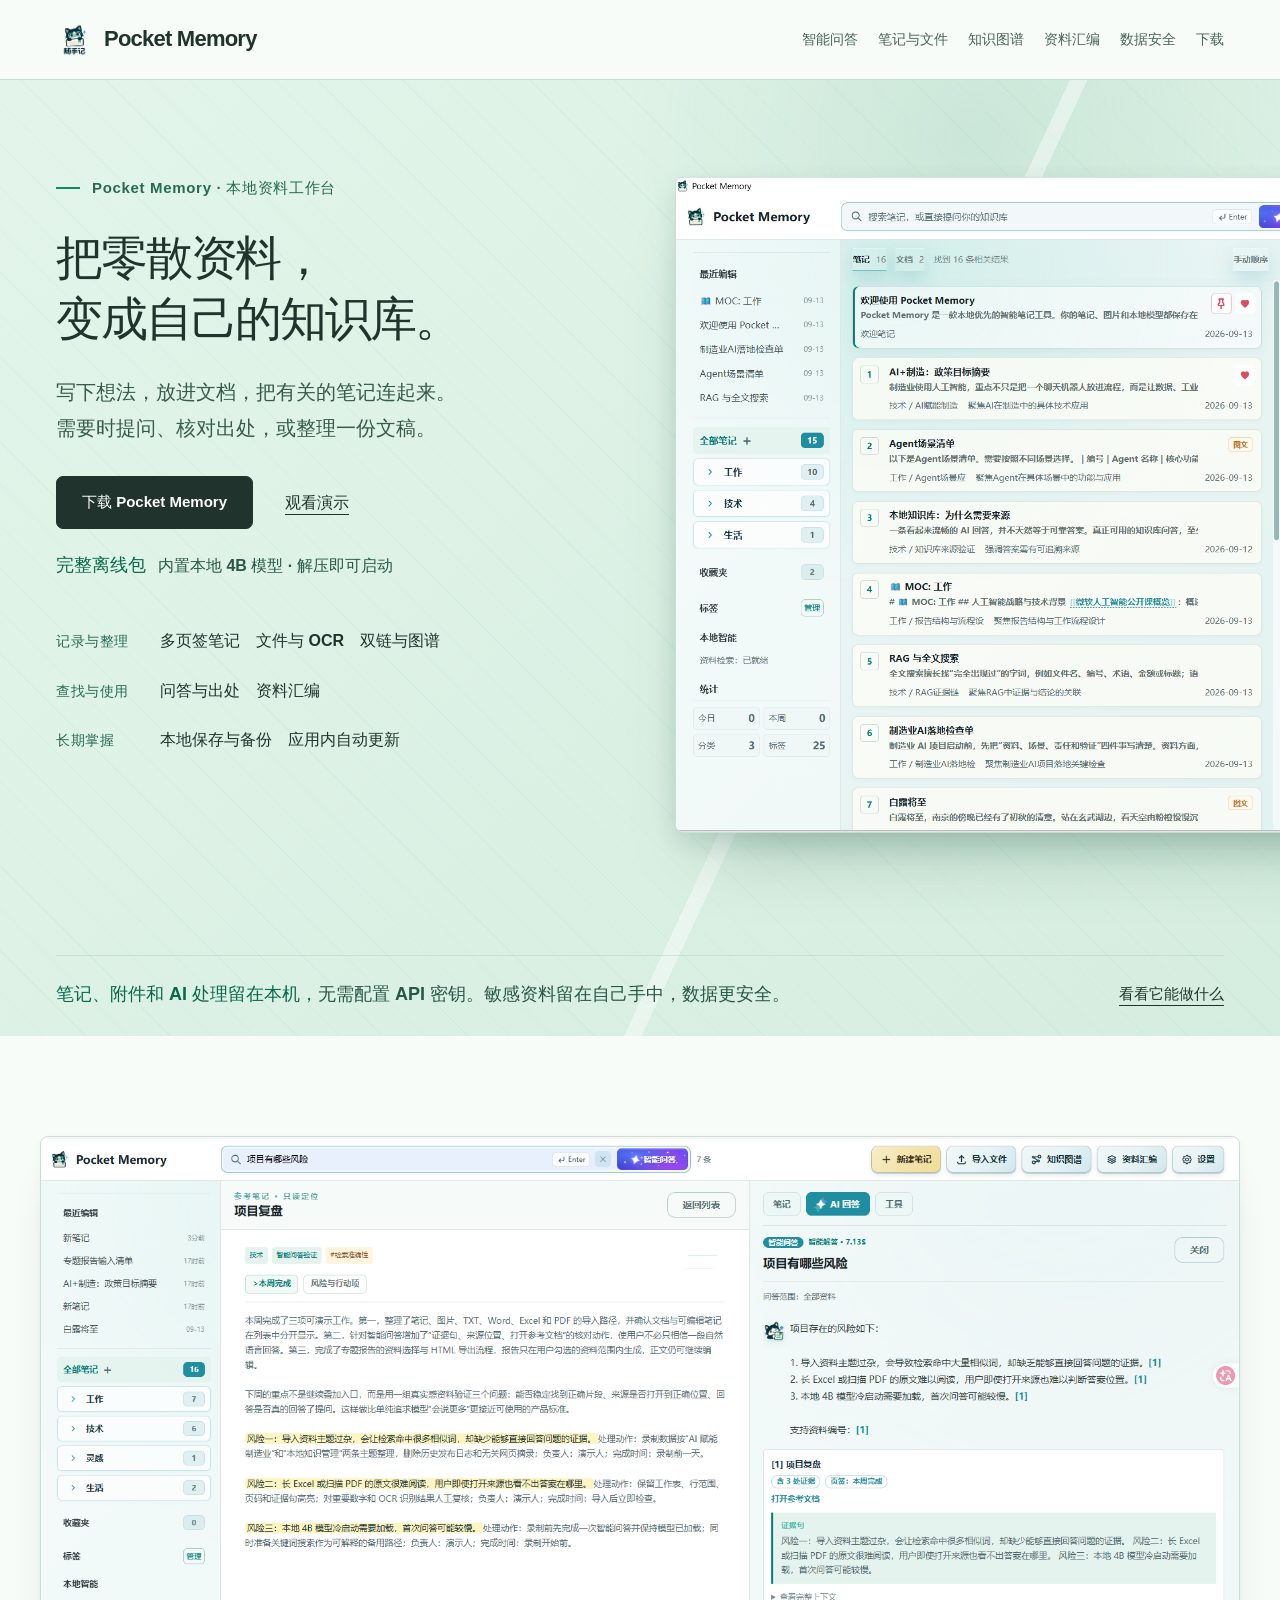
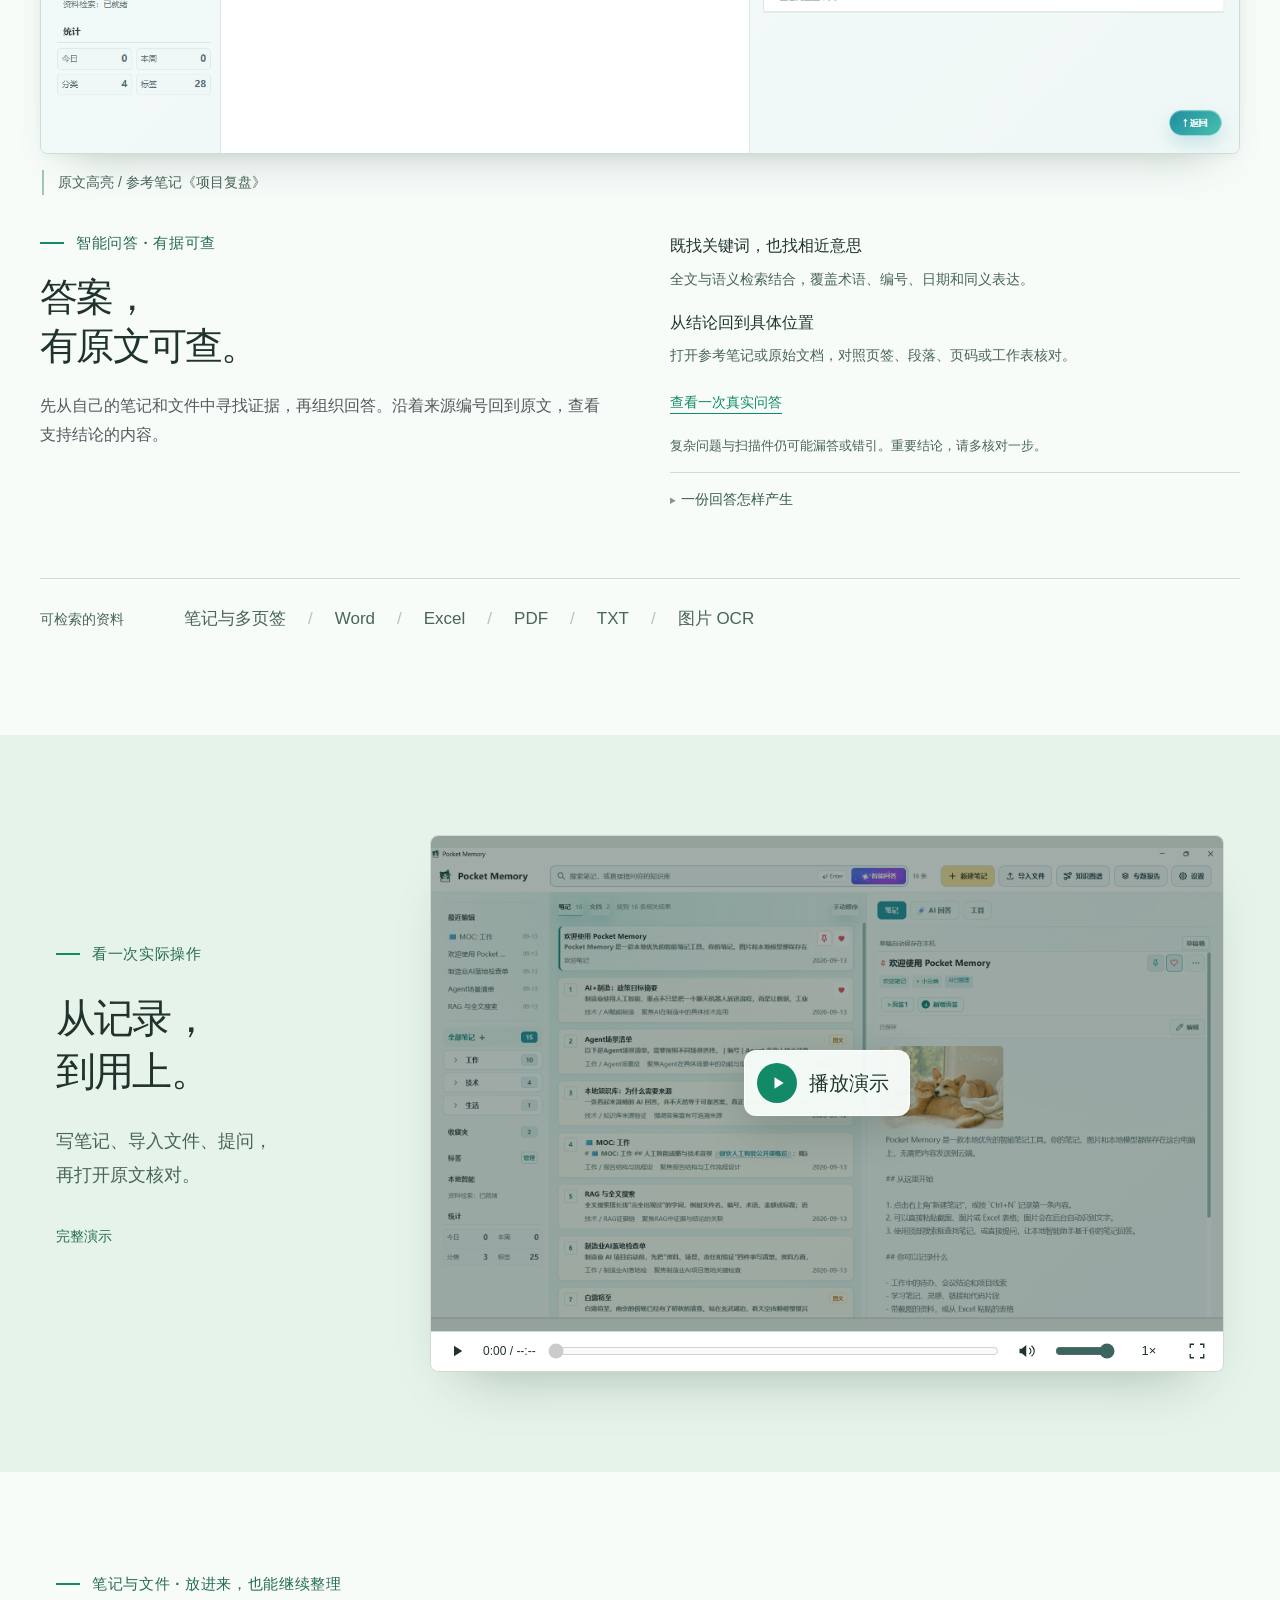
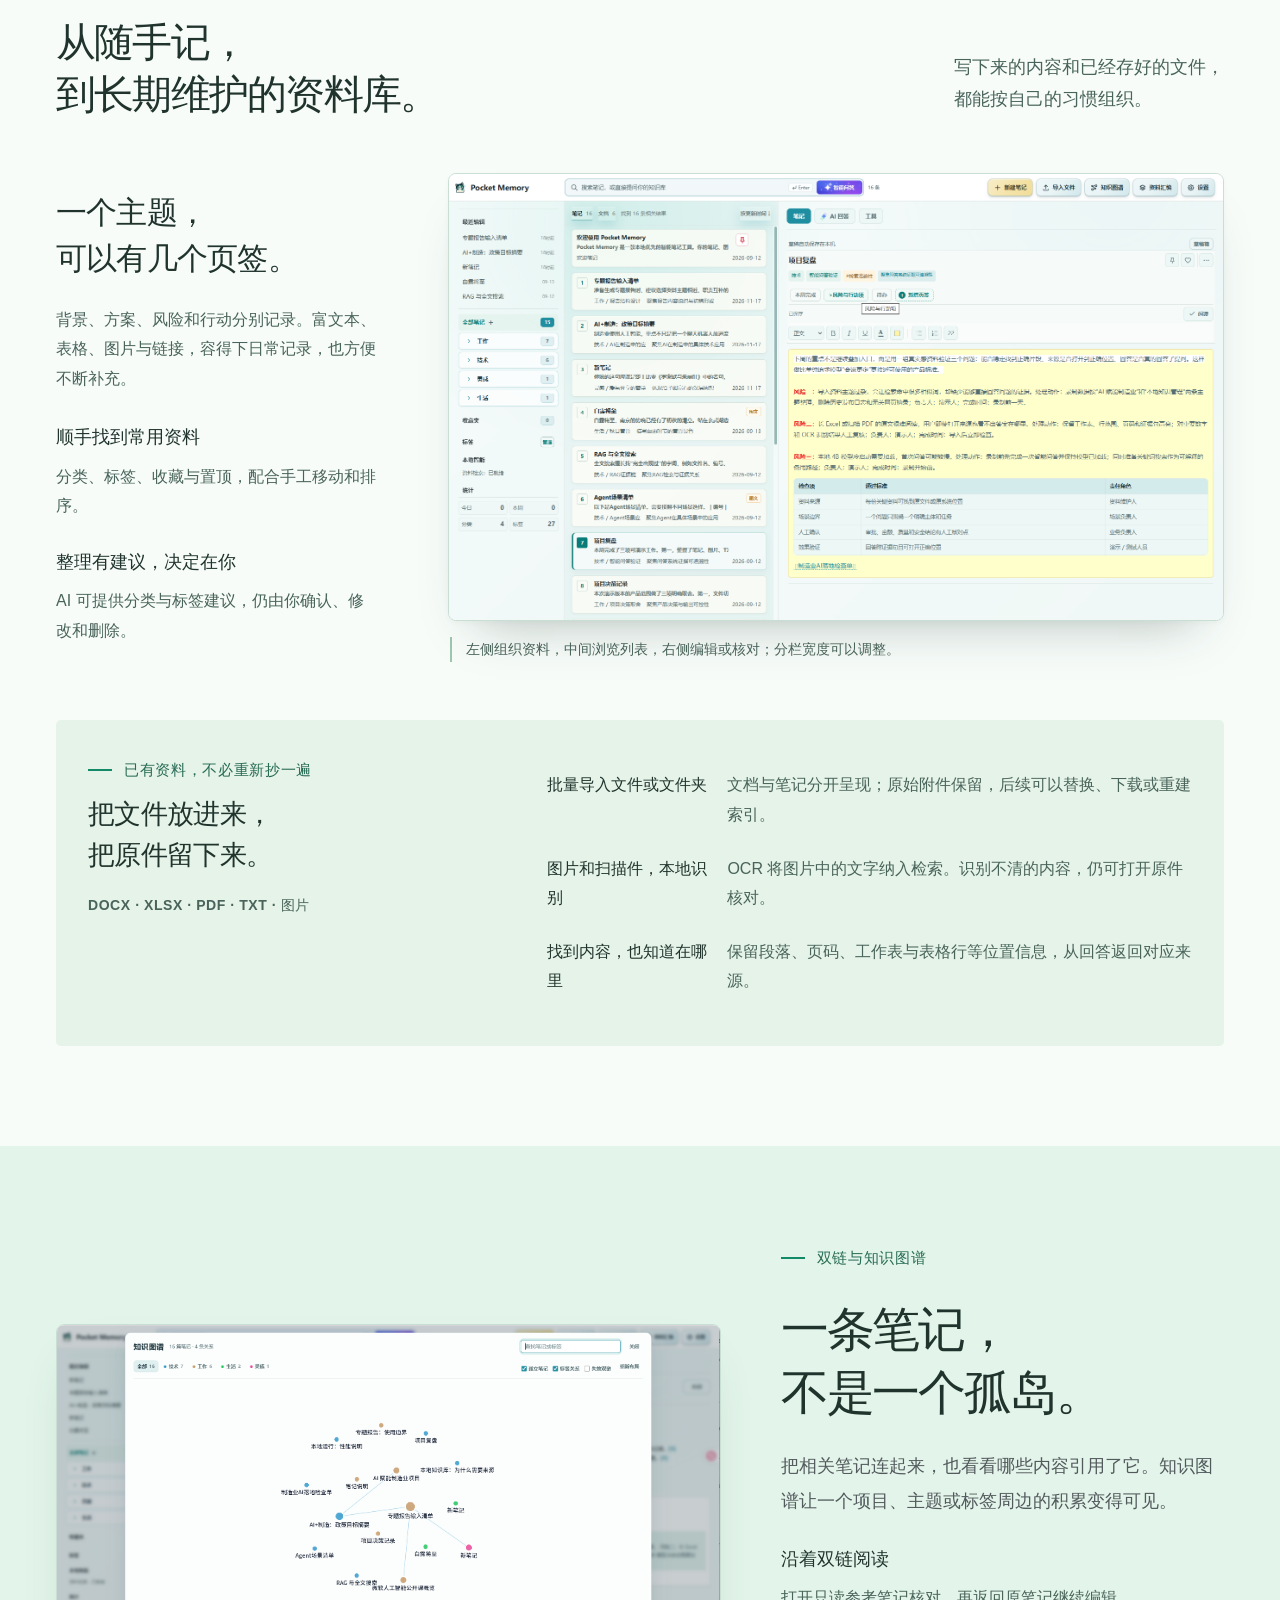
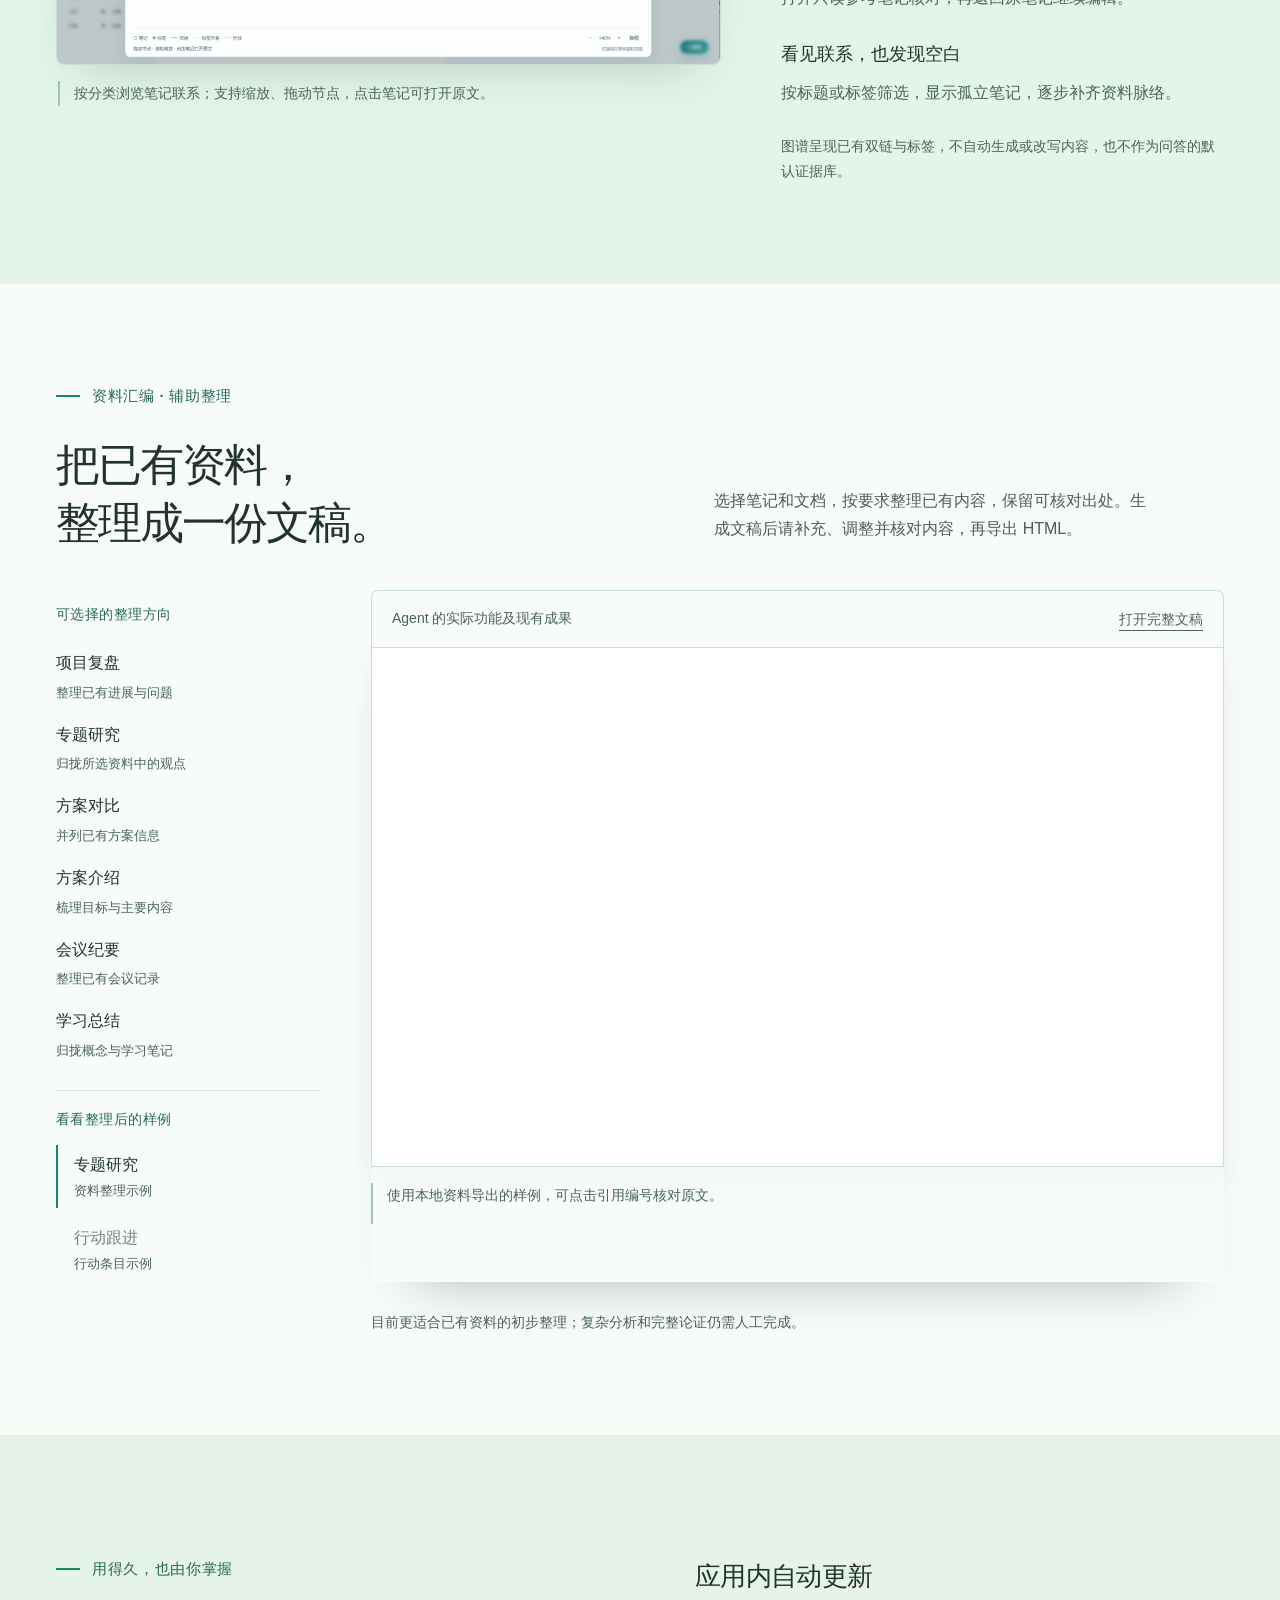
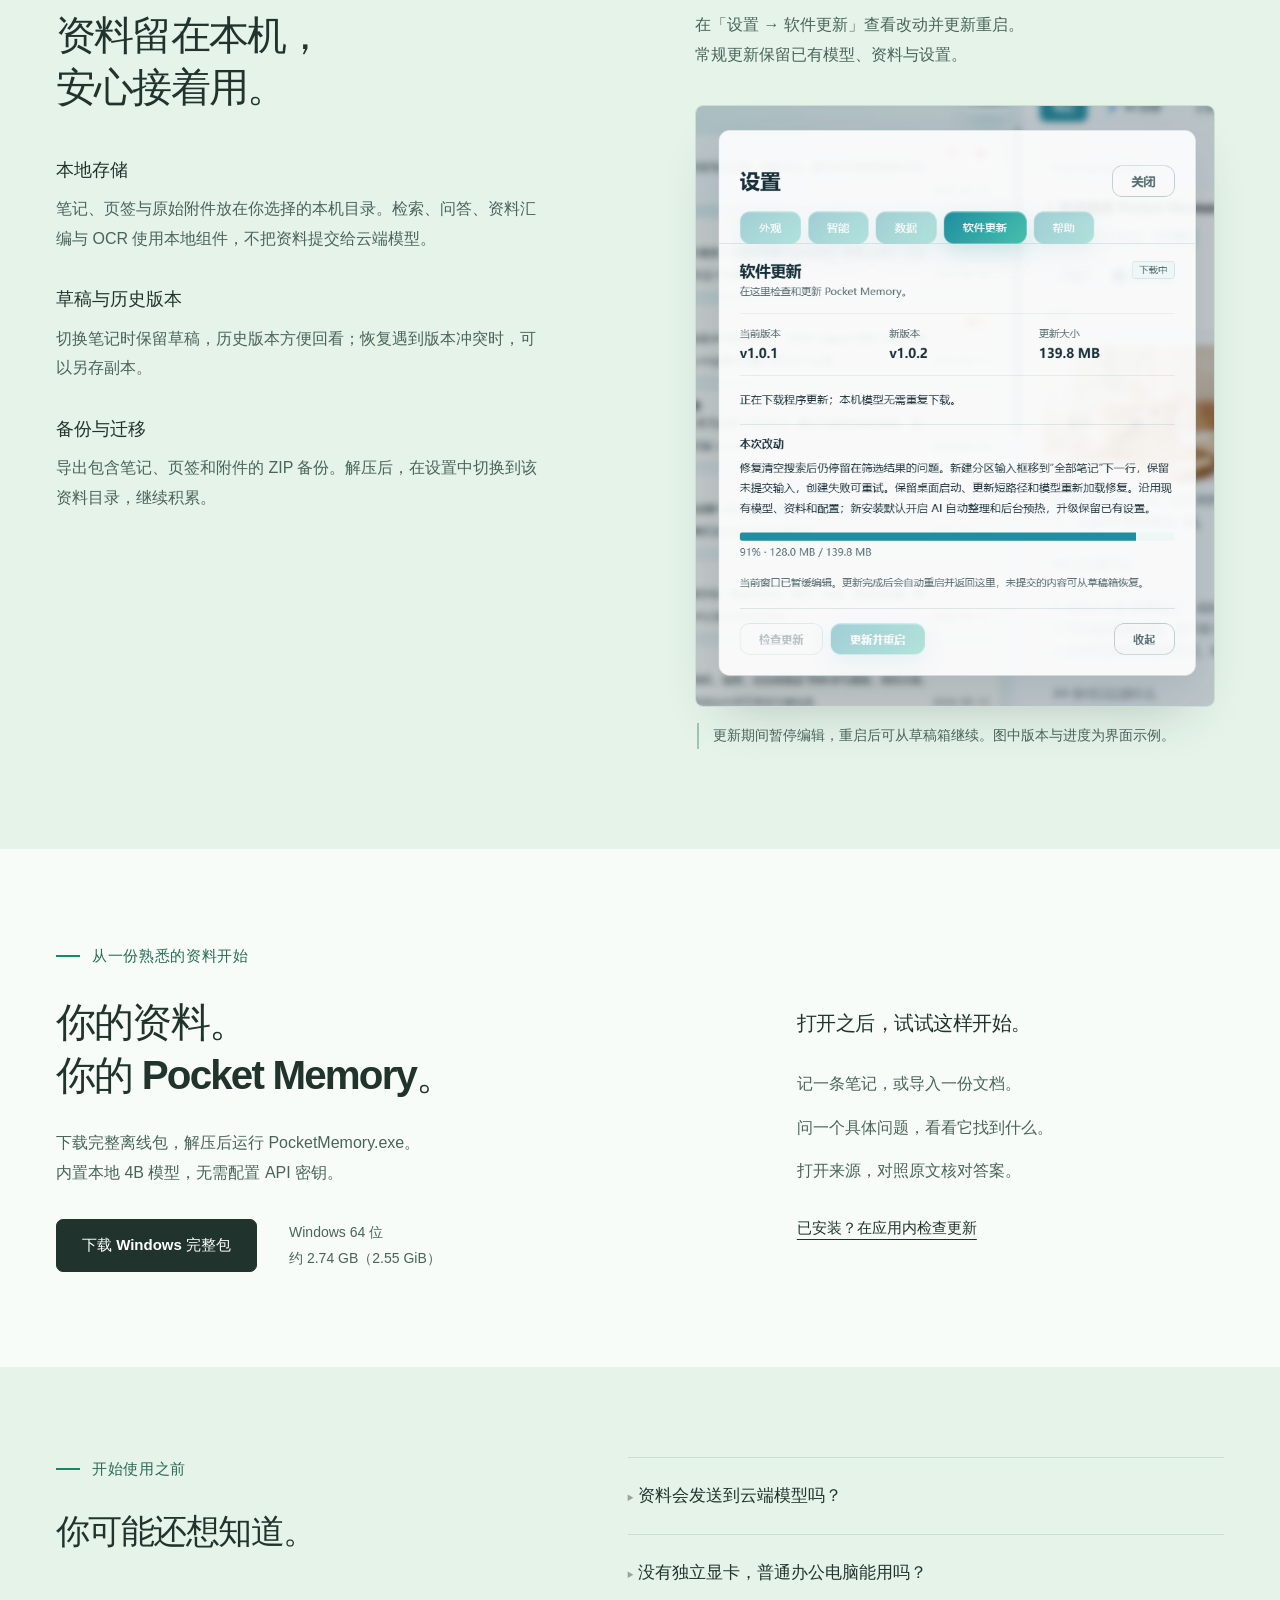
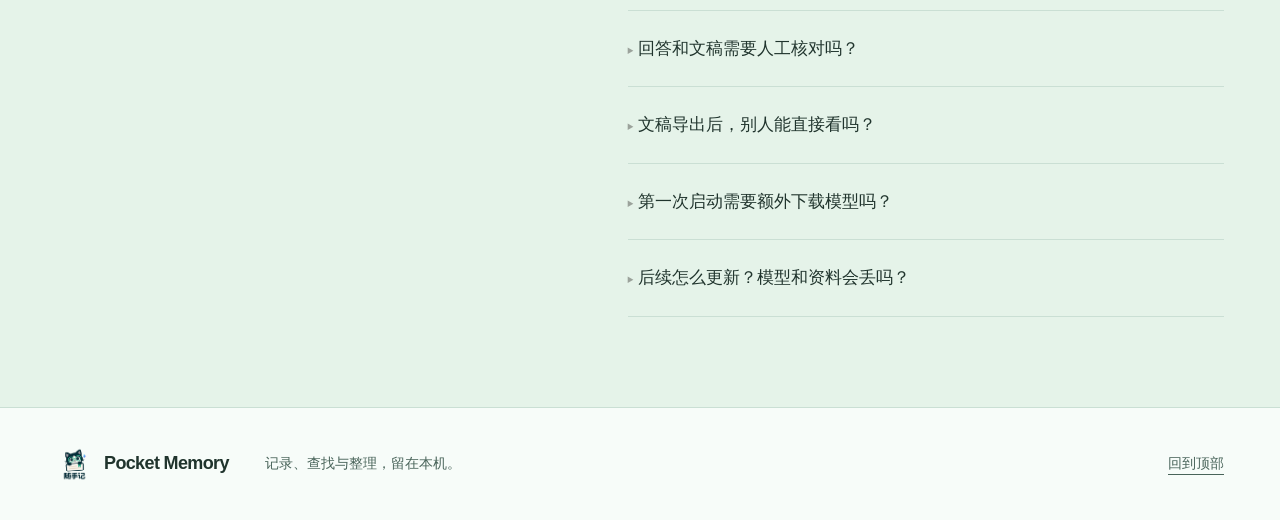
<file: site/index.html>
<!doctype html>
<!-- Copyright 2026 AshleySama | SPDX-License-Identifier: Apache-2.0 -->
<html lang="zh-CN" data-motion="on">
<head>
  <meta charset="utf-8">
  <meta name="viewport" content="width=device-width, initial-scale=1">
  <meta name="description" content="Pocket Memory，本地资料工作台。记录笔记、导入文件、核对问答出处，按要求整理已有资料，保留可核对出处。资料与 AI 处理留在自己的电脑上。">
  <meta name="theme-color" content="#fafaf8">
  <title>Pocket Memory · 你的本地资料工作台</title>
  <link rel="stylesheet" href="static/css/editorial.css?v=20261118-player-size-2">
  <link rel="stylesheet" href="static/css/editorial-depth.css?v=20261118-media-balance-3">
  <script src="static/js/site.js?v=20261118-local-emphasis-1" defer></script>
  <script src="static/js/proof-gallery.js?v=20261117-editorial-4" defer></script>
  <script src="static/js/editorial.js?v=20261118-navigation-1" defer></script>
</head>
<body>

<a class="skip-link" href="#main">跳到主要内容</a>
<div class="reading-progress" aria-hidden="true"><span></span></div>
<header class="topbar">
  <div class="header-inner">
    <a class="brand" href="#top" aria-label="Pocket Memory 首页"><img src="static/img/pocket-memory-logo.png" width="36" height="40" alt=""><span>Pocket Memory</span></a>
    <nav class="nav" aria-label="页面导航"><a href="#rag">智能问答</a><a href="#workspace">笔记与文件</a><a href="#graph">知识图谱</a><a href="#reports">资料汇编</a><a href="#data-safety">数据安全</a><a href="#download">下载</a></nav>
  </div>
</header>
<main id="main">
  <section class="hero" id="top" aria-labelledby="hero-title">
    <div class="wrap hero-layout">
      <div class="hero-copy">
        <p class="eyebrow" data-reveal="up">Pocket Memory · 本地资料工作台</p>
        <h1 id="hero-title" data-reveal="title" data-delay="90">把零散资料，<br>变成自己的知识库。</h1>
        <p class="hero-intro" data-reveal="up" data-delay="150">写下想法，放进文档，把有关的笔记连起来。<br>需要时提问、核对出处，或整理一份文稿。</p>
        <div class="actions" data-reveal="up" data-delay="220"><a class="button" href="#download">下载 Pocket Memory</a><a class="text-link" href="#demo">观看演示</a></div>
        <p class="hero-package" data-reveal="up"><strong>完整离线包</strong><span>内置本地 4B 模型 · 解压即可启动</span></p>
        <nav class="hero-capabilities" aria-label="产品能力速览" data-reveal="up" data-delay="240">
          <div><span>记录与整理</span><p><a href="#workspace">多页签笔记</a><a href="#files">文件与 OCR</a><a href="#graph">双链与图谱</a></p></div>
          <div><span>查找与使用</span><p><a href="#rag">问答与出处</a><a href="#reports">资料汇编</a></p></div>
          <div><span>长期掌握</span><p><a href="#data-safety">本地保存与备份</a><a href="#updates">应用内自动更新</a></p></div>
        </nav>
      </div>
      <div class="hero-visual" data-reveal="media" data-delay="120">
        <div data-drift><a class="image-link hero-screen" data-lightbox href="static/img/workbench-20261116.png" data-caption="Pocket Memory 笔记工作台" aria-label="放大查看笔记工作台"><img src="static/img/workbench-20261116.png" alt="Pocket Memory：分类、笔记列表和多页签编辑工作台" width="1918" height="1142" fetchpriority="high" decoding="async"><span class="image-label">探索工作台 · 查看完整界面</span></a></div>
      </div>
    </div>
    <div class="hero-baseline wrap"><p><strong>笔记、附件和 AI 处理留在本机，</strong>无需配置 API 密钥。敏感资料留在自己手中，数据更安全。</p><a class="text-link" href="#workspace">看看它能做什么</a></div>
  </section>

  <section class="evidence-section section" id="rag" aria-labelledby="rag-title">
    <div class="wrap evidence-layout">
      <figure class="source-figure" data-reveal="media">
        <a class="image-link source-crop supplied-screen" data-lightbox href="static/img/rag-supplied-20261118.png" data-caption="同屏核对：左侧原文高亮，右侧回答与来源" aria-label="放大查看原文与智能问答"><img src="static/img/rag-supplied-20261118.png" alt="参考笔记《项目复盘》，三段支持回答的原文被高亮" width="1785" height="917" loading="lazy" decoding="async"><span class="image-label">查看完整问答</span></a>
        <figcaption>原文高亮 / 参考笔记《项目复盘》</figcaption>
      </figure>
      <div class="evidence-copy">
        <div class="evidence-intro">
        <p class="eyebrow" data-reveal="up">智能问答 · 有据可查</p>
        <h2 id="rag-title" data-reveal="title">答案，<br>有原文可查。</h2>
        <p class="section-lead" data-reveal="up">先从自己的笔记和文件中寻找证据，再组织回答。沿着来源编号回到原文，查看支持结论的内容。</p>
        </div>
        <div class="evidence-support">
        <dl class="evidence-points" data-reveal="up">
          <div><dt>既找关键词，也找相近意思</dt><dd>全文与语义检索结合，覆盖术语、编号、日期和同义表达。</dd></div>
          <div><dt>从结论回到具体位置</dt><dd>打开参考笔记或原始文档，对照页签、段落、页码或工作表核对。</dd></div>
        </dl>
        <a class="text-link" data-lightbox href="static/img/rag-supplied-20261118.png" data-caption="一次真实问答：项目有哪些风险" data-reveal="up">查看一次真实问答</a>
        <p class="quiet-note" data-reveal="up">复杂问题与扫描件仍可能漏答或错引。重要结论，请多核对一步。</p>
        <details class="plain-details" data-reveal="up"><summary>一份回答怎样产生</summary><div><p>保留原文及其位置，理解问题，再结合全文与语义检索查找资料。候选内容经过重排，本地模型基于证据组织回答，并提供来源入口。</p><p>支持笔记、多页签、TXT、Word、Excel、PDF 与图片 OCR；问题中的对象和范围越清楚，越方便核对。</p></div></details>
        </div>
      </div>
    </div>
    <div class="wrap format-line" data-reveal="up"><span>可检索的资料</span><p>笔记与多页签 <i>/</i> Word <i>/</i> Excel <i>/</i> PDF <i>/</i> TXT <i>/</i> 图片 OCR</p></div>
  </section>

  <section class="demo-section section" id="demo" aria-labelledby="demo-title"><div class="wrap narrow-wrap demo-layout">
    <div class="demo-copy" data-reveal="up"><p class="eyebrow">看一次实际操作</p><h2 id="demo-title">从记录，<br>到用上。</h2><p class="demo-intro">写笔记、导入文件、提问，<br>再打开原文核对。</p><p class="demo-meta"><span>完整演示</span></p></div>
    <div class="demo-media" data-reveal="media">  <div class="video-frame player" id="video-player">
    <video id="product-video" controls playsinline preload="none" poster="static/img/workbench-20261116.png" aria-label="Pocket Memory 产品演示" aria-describedby="video-status"><source src="https://download-files-1312623621.cos.ap-beijing.myqcloud.com/pocket-memory-demo.mp4" type="video/mp4">当前浏览器不支持播放视频，请使用新版 Edge 或 Chrome。</video>
    <div class="player-launch" hidden><button type="button" class="player-launch-button" aria-label="播放演示"><span class="player-launch-icon" aria-hidden="true"><svg viewBox="0 0 24 24"><path d="m9 5 11 7-11 7Z"/></svg></span><span class="player-launch-copy"><strong data-launch-label>播放演示</strong></span></button></div>
    <div class="player-controls" hidden>
      <button type="button" class="player-play" aria-label="播放"><svg viewBox="0 0 24 24" aria-hidden="true"><path class="play-symbol" d="m8 5 11 7-11 7Z"/><path class="pause-symbol" d="M7 5h3v14H7zm7 0h3v14h-3z" hidden/></svg></button>
      <span class="player-time" aria-label="播放进度"><span data-time>0:00</span> / <span data-duration>--:--</span></span>
      <input class="player-seek" type="range" min="0" max="100" step="0.1" value="0" aria-label="视频进度" disabled>
      <button type="button" class="player-mute" aria-label="静音" aria-pressed="false"><svg viewBox="0 0 24 24" aria-hidden="true"><path d="M11 4 5 9H2v6h3l6 5Z"/><path class="sound-waves" d="M15 8c3 2 3 6 0 8m3-11c5 4 5 10 0 14" fill="none" stroke="currentColor" stroke-width="1.5"/><path class="muted-cross" d="m16 9 6 6m0-6-6 6" fill="none" stroke="currentColor" stroke-width="1.5" hidden/></svg></button>
      <input class="player-volume" type="range" min="0" max="1" step="0.05" value="1" aria-label="音量">
      <div class="player-speed"><button type="button" class="speed-toggle" aria-label="播放速度，当前 1 倍" aria-expanded="false" aria-controls="playback-speed-menu">1×</button>
        <div id="playback-speed-menu" class="speed-menu" hidden role="group" aria-label="选择播放速度"><span>播放速度</span>
          <button type="button" data-speed="0.75" aria-pressed="false">0.75×</button><button type="button" data-speed="1" aria-pressed="true">1×</button><button type="button" data-speed="1.5" aria-pressed="false">1.5×</button><button type="button" data-speed="2" aria-pressed="false">2×</button><button type="button" data-speed="3" aria-pressed="false">3×</button>
        </div>
      </div>
      <button type="button" class="player-fullscreen" aria-label="全屏"><svg viewBox="0 0 24 24" aria-hidden="true"><path d="M8 3H3v5m13-5h5v5M3 16v5h5m13-5v5h-5" fill="none" stroke="currentColor" stroke-width="1.8"/></svg></button>
    </div>
    <p id="video-status" class="video-status" role="status" hidden>视频暂时无法加载，请稍后刷新重试。</p>
  </div>
</div>
  </div></section>

  <section class="workspace-section section" id="workspace" aria-labelledby="workspace-title"><div class="wrap">
    <div class="section-heading" data-reveal="up"><div><p class="eyebrow">笔记与文件 · 放进来，也能继续整理</p><h2 id="workspace-title">从随手记，<br>到长期维护的资料库。</h2></div><p>写下来的内容和已经存好的文件，<br>都能按自己的习惯组织。</p></div>
    <div class="workspace-spread">
      <div class="workspace-story" data-reveal="up"><h3>一个主题，<br>可以有几个页签。</h3><p>背景、方案、风险和行动分别记录。富文本、表格、图片与链接，容得下日常记录，也方便不断补充。</p><dl class="feature-notes"><div><dt>顺手找到常用资料</dt><dd>分类、标签、收藏与置顶，配合手工移动和排序。</dd></div><div><dt>整理有建议，决定在你</dt><dd>AI 可提供分类与标签建议，仍由你确认、修改和删除。</dd></div></dl></div>
      <figure class="raised-screen" data-reveal="media">
<a class="image-link supplied-screen" data-lightbox href="static/img/workspace-tabs-supplied-20261118.png" data-caption="笔记、资料列表与多页签编辑" aria-label="放大查看：笔记、资料列表与多页签编辑"><img src="static/img/workspace-tabs-supplied-20261118.png" alt="笔记、资料列表与多页签编辑" width="1794" height="1035" loading="lazy" decoding="async"><span class="image-label">查看完整界面</span></a><figcaption>左侧组织资料，中间浏览列表，右侧编辑或核对；分栏宽度可以调整。</figcaption></figure>
    </div>
    <div class="file-library" id="files" data-reveal="up"><div><p class="eyebrow">已有资料，不必重新抄一遍</p><h3>把文件放进来，<br>把原件留下来。</h3><p class="file-types">DOCX · XLSX · PDF · TXT · 图片</p></div><dl class="file-capabilities"><div><dt>批量导入文件或文件夹</dt><dd>文档与笔记分开呈现；原始附件保留，后续可以替换、下载或重建索引。</dd></div><div><dt>图片和扫描件，本地识别</dt><dd>OCR 将图片中的文字纳入检索。识别不清的内容，仍可打开原件核对。</dd></div><div><dt>找到内容，也知道在哪里</dt><dd>保留段落、页码、工作表与表格行等位置信息，从回答返回对应来源。</dd></div></dl></div>
  </div></section>

  <section class="graph-section section" id="graph" aria-labelledby="graph-title"><div class="wrap graph-layout">
    <figure class="graph-figure" data-reveal="media">
<a class="image-link graph-crop supplied-screen" data-lightbox href="static/img/knowledge-graph-supplied-20261118.png" data-caption="知识图谱：按分类查看笔记与已有联系" aria-label="放大查看：知识图谱：按分类查看笔记与已有联系"><img src="static/img/knowledge-graph-supplied-20261118.png" alt="知识图谱：按分类查看笔记与已有联系" width="1789" height="917" loading="lazy" decoding="async"><span class="image-label">查看完整界面</span></a><figcaption>按分类浏览笔记联系；支持缩放、拖动节点，点击笔记可打开原文。</figcaption></figure>
    <div class="graph-copy"><p class="eyebrow" data-reveal="up">双链与知识图谱</p><h2 id="graph-title" data-reveal="title">一条笔记，<br>不是一个孤岛。</h2><p class="section-lead" data-reveal="up">把相关笔记连起来，也看看哪些内容引用了它。知识图谱让一个项目、主题或标签周边的积累变得可见。</p><dl class="feature-notes" data-reveal="up"><div><dt>沿着双链阅读</dt><dd>打开只读参考笔记核对，再返回原笔记继续编辑。</dd></div><div><dt>看见联系，也发现空白</dt><dd>按标题或标签筛选，显示孤立笔记，逐步补齐资料脉络。</dd></div></dl><p class="quiet-note" data-reveal="up">图谱呈现已有双链与标签，不自动生成或改写内容，也不作为问答的默认证据库。</p></div>
  </div></section>

<section class="reports-section section" id="reports" aria-labelledby="reports-title"><div class="wrap" data-gallery>
    <div class="report-heading"><div data-reveal="up"><p class="eyebrow">资料汇编 · 辅助整理</p><h2 id="reports-title" data-reveal="title">把已有资料，<br>整理成一份文稿。</h2></div><p class="section-lead" data-reveal="up">选择笔记和文档，按要求整理已有内容，保留可核对出处。生成文稿后请补充、调整并核对内容，再导出 HTML。</p></div>
    <div class="report-stage" data-reveal="media">
      <aside class="report-index"><p class="small-label">可选择的整理方向</p><dl class="report-type-index"><div><dt>项目复盘</dt><dd>整理已有进展与问题</dd></div><div><dt>专题研究</dt><dd>归拢所选资料中的观点</dd></div><div><dt>方案对比</dt><dd>并列已有方案信息</dd></div><div><dt>方案介绍</dt><dd>梳理目标与主要内容</dd></div><div><dt>会议纪要</dt><dd>整理已有会议记录</dd></div><div><dt>学习总结</dt><dd>归拢概念与学习笔记</dd></div></dl><p class="small-label sample-label">看看整理后的样例</p><div class="gallery-controls vertical" aria-label="选择文稿样例"><button data-view="report-research" aria-controls="report-research" aria-pressed="true">专题研究<span>资料整理示例</span></button><button data-view="report-actions" aria-controls="report-actions" aria-pressed="false">行动跟进<span>行动条目示例</span></button></div></aside>
      <div class="report-pages">
        <article id="report-research" data-panel><div class="report-page-top"><span>Agent 的实际功能及现有成果</span><a class="text-link" href="static/samples/agent-capabilities-20261118.html" target="_blank" rel="noopener">打开完整文稿</a></div><iframe class="report-frame" src="static/samples/agent-capabilities-20261118.html" title="Agent 的实际功能及现有成果实际导出文稿" loading="lazy" sandbox="allow-scripts"></iframe><p class="caption">使用本地资料导出的样例，可点击引用编号核对原文。</p></article>
        <article id="report-actions" data-panel><div class="report-page-top"><span>项目资料 · 行动跟进</span><a class="text-link" href="static/samples/action-followup.html" target="_blank" rel="noopener">打开完整文稿</a></div><iframe class="report-frame" src="static/samples/action-followup.html" title="行动跟进文稿样例" loading="lazy" sandbox></iframe><p class="caption">从项目笔记整理出的行动跟进样例，并非会议实录。未知信息保留待确认。</p></article>
      </div>
    </div>
    <p class="report-footnote">目前更适合已有资料的初步整理；复杂分析和完整论证仍需人工完成。</p>
  </div></section>

  <section class="continuity-section section" id="data-safety" aria-labelledby="safety-title"><div class="wrap continuity-layout">
    <div class="continuity-copy"><p class="eyebrow" data-reveal="up">用得久，也由你掌握</p><h2 id="safety-title" data-reveal="title">资料留在本机，<br>安心接着用。</h2><div class="continuity-notes" data-reveal="up"><p><b>本地存储</b>笔记、页签与原始附件放在你选择的本机目录。检索、问答、资料汇编与 OCR 使用本地组件，不把资料提交给云端模型。</p><p><b>草稿与历史版本</b>切换笔记时保留草稿，历史版本方便回看；恢复遇到版本冲突时，可以另存副本。</p><p><b>备份与迁移</b>导出包含笔记、页签和附件的 ZIP 备份。解压后，在设置中切换到该资料目录，继续积累。</p></div></div>
    <div class="update-feature" id="updates"><div data-reveal="up"><h3>应用内自动更新</h3><p>在「设置 → 软件更新」查看改动并更新重启。<br>常规更新保留已有模型、资料与设置。</p></div><figure data-reveal="media">
<a class="image-link update-image" data-lightbox href="static/img/auto-update-20261117.png" data-caption="软件更新：版本信息、改动说明和下载进度" aria-label="放大查看：软件更新：版本信息、改动说明和下载进度"><img src="static/img/auto-update-20261117.png" alt="软件更新：版本信息、改动说明和下载进度" width="1892" height="1142" loading="lazy" decoding="async"><span class="image-label">查看完整界面</span></a><figcaption>更新期间暂停编辑，重启后可从草稿箱继续。图中版本与进度为界面示例。</figcaption></figure></div>
  </div></section>

  <section class="download-section section" id="download" aria-labelledby="download-title"><div class="wrap download-layout">
    <div data-reveal="up"><p class="eyebrow">从一份熟悉的资料开始</p><h2 id="download-title" data-reveal="title">你的资料。<br>你的 Pocket Memory。</h2><p>下载完整离线包，解压后运行 PocketMemory.exe。<br>内置本地 4B 模型，无需配置 API 密钥。</p><div class="actions"><a class="button primary-download" href="https://download-files-1312623621.cos.ap-beijing.myqcloud.com/PocketMemory-latest.zip">下载 Windows 完整包</a><span class="download-meta">Windows 64 位<br>约 2.74 GB（2.55 GiB）</span></div></div>
    <div class="getting-started" data-reveal="up"><h3>打开之后，试试这样开始。</h3><p>记一条笔记，或导入一份文档。</p><p>问一个具体问题，看看它找到什么。</p><p>打开来源，对照原文核对答案。</p><a class="text-link" href="#updates">已安装？在应用内检查更新</a></div>
  </div></section>
  <section class="faq-section section" id="questions"><div class="wrap faq-layout"><div><p class="eyebrow">开始使用之前</p><h2>你可能还想知道。</h2></div><div class="faq-list">
<details><summary>资料会发送到云端模型吗？</summary><p>笔记和文件保存在本机，问答与资料汇编使用本地模型，不把资料发送给云端模型。</p></details>
<details><summary>没有独立显卡，普通办公电脑能用吗？</summary><p>可以，无需独立显卡。回答速度取决于电脑性能、可用内存、资料长度和正在运行的软件。</p></details>
<details><summary>回答和文稿需要人工核对吗？</summary><p>需要。复杂问题或识别不清的扫描件可能漏答、错引；重要结论请通过来源核对，文稿审阅后再使用。</p></details>

<details><summary>文稿导出后，别人能直接看吗？</summary><p>可以导出单文件 HTML，用浏览器打开。文稿保留引用及相关依据；接收者不会自动得到整个资料库。分享前请检查文稿内的来源和明细是否适合分享。</p></details>
<details><summary>第一次启动需要额外下载模型吗？</summary><p>完整离线包已经包含现有 4B 模型和所需组件。完整解压后运行 PocketMemory.exe。</p></details>
<details><summary>后续怎么更新？模型和资料会丢吗？</summary><p>在「设置 → 软件更新」检查并安装新版本。常规程序更新保留本地模型、资料和配置，失败时支持回退。</p></details>

</div></div></section>
</main>
<footer><div class="wrap footer-inner"><a class="brand" href="#top"><img src="static/img/pocket-memory-logo.png" width="32" height="36" alt=""><span>Pocket Memory</span></a><p>记录、查找与整理，留在本机。</p><a class="text-link" href="#top">回到顶部</a></div></footer>
<button class="back-to-top" type="button" aria-label="返回页面顶部" tabindex="-1">返回顶部</button>
</body>
</html>
</file>
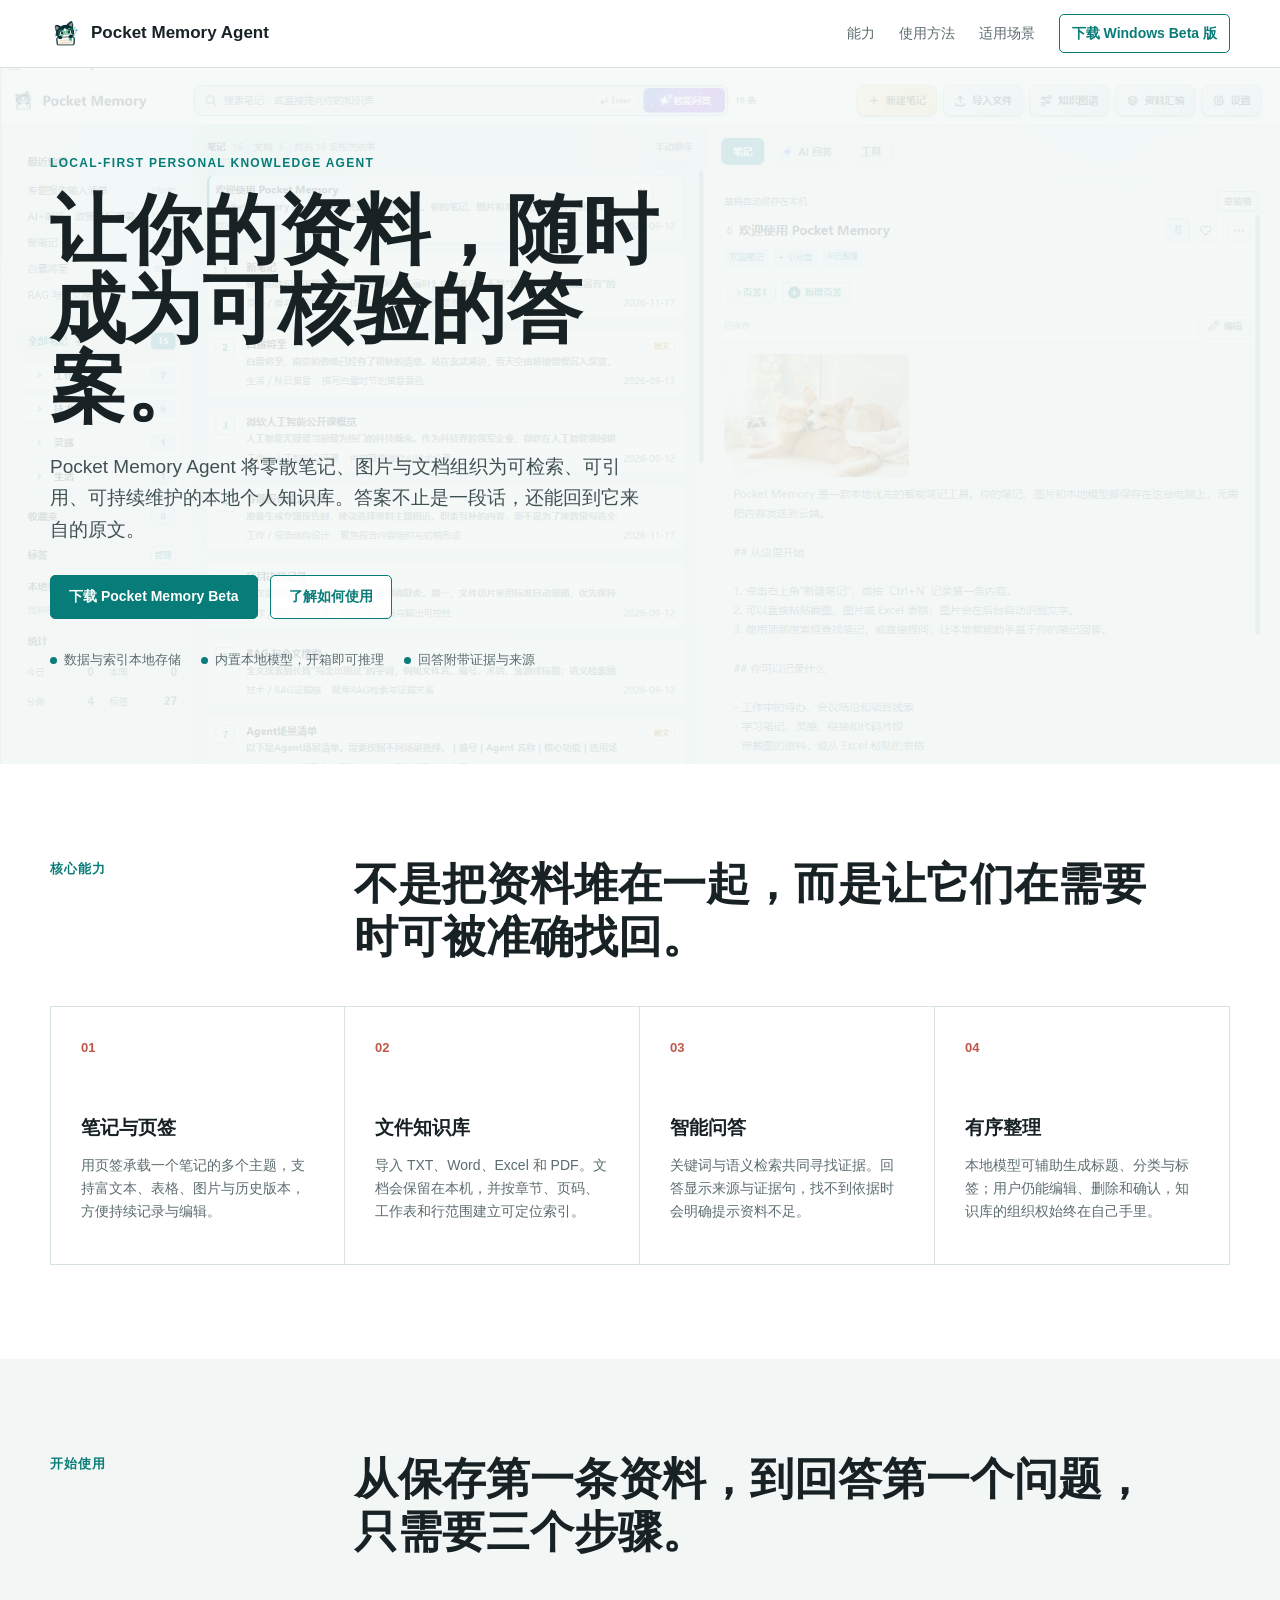
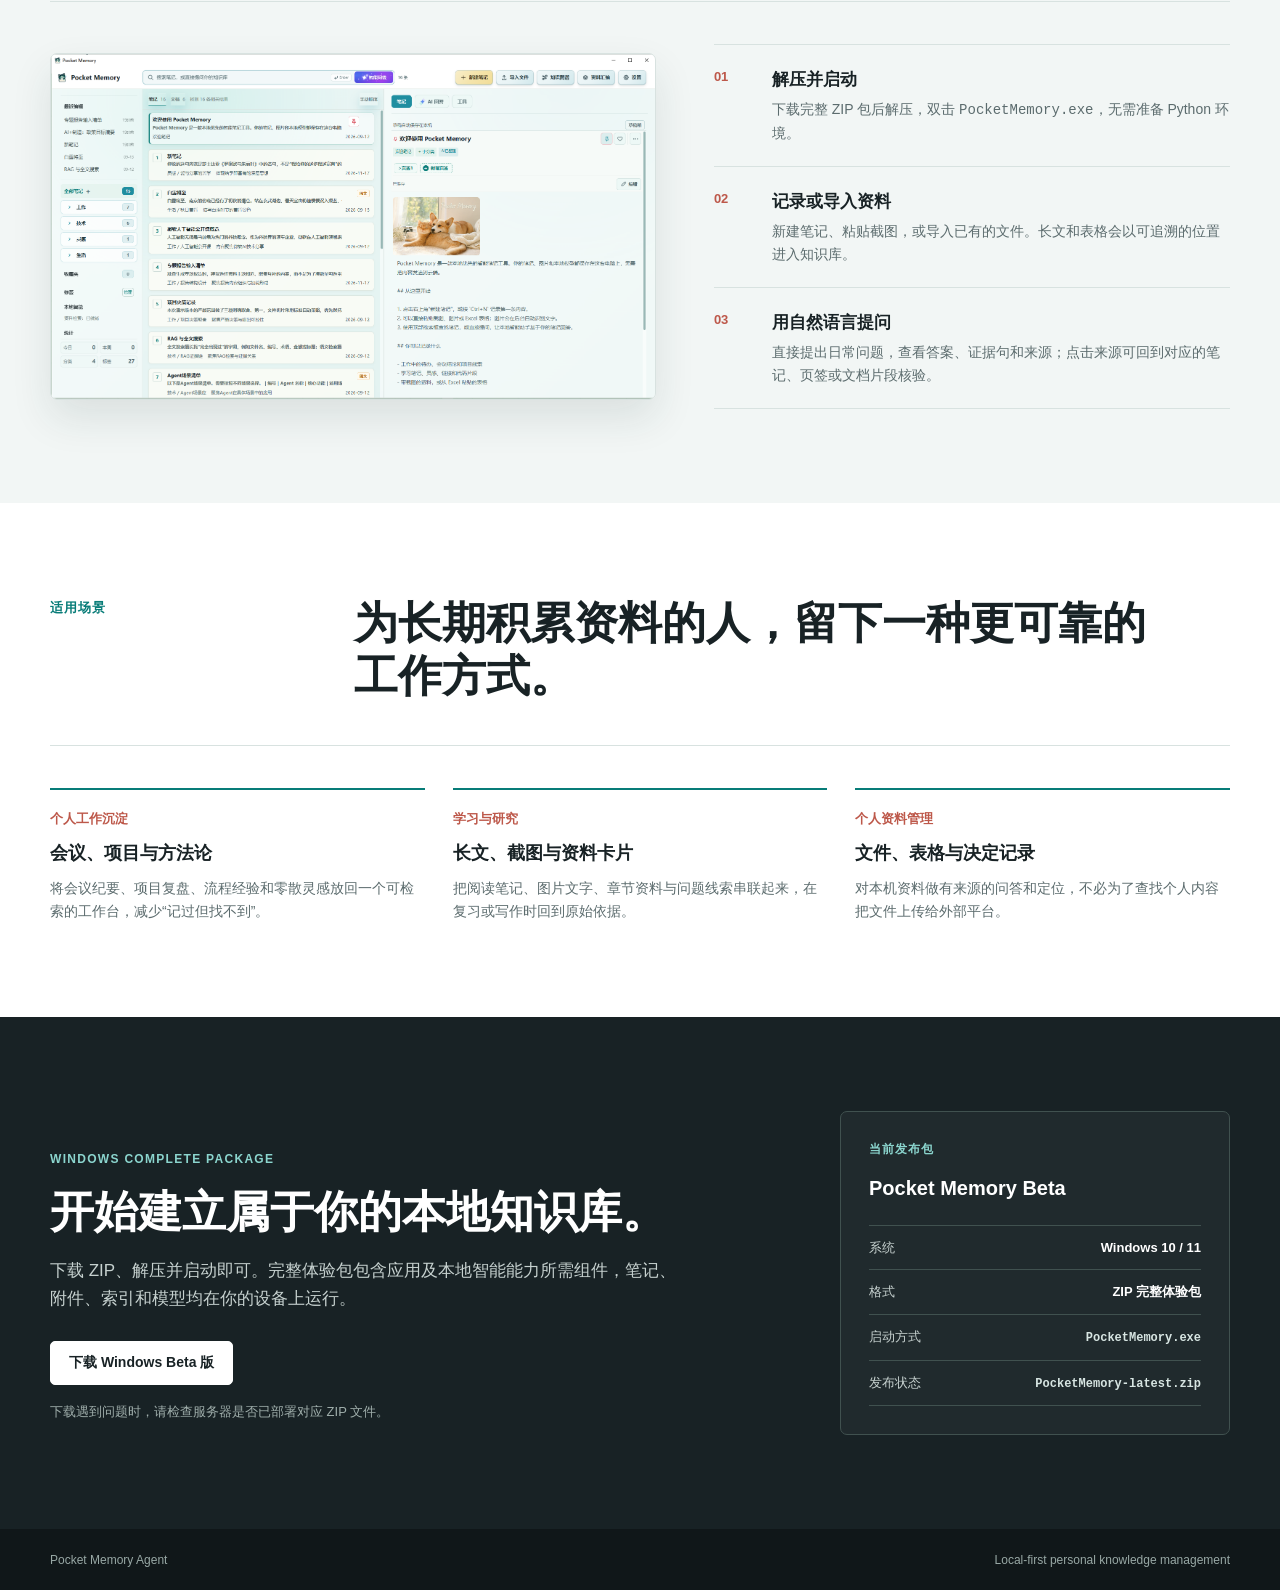
<file: website/pocket-memory-agent.html>
<!doctype html>
<!-- Copyright 2026 AshleySama | SPDX-License-Identifier: Apache-2.0 -->

<html lang="zh-CN">
<head>
  <meta charset="UTF-8">
  <meta name="viewport" content="width=device-width, initial-scale=1.0">
  <meta name="description" content="Pocket Memory Agent：将零散笔记、图片与文档整理为可检索、可引用、可持续维护的本地个人知识库。">
  <link rel="icon" type="image/png" href="../frontend/brand/pocket-memory-small-logo.png">
  <title>Pocket Memory Agent | 本地个人知识库</title>
  <style>
    :root {
      --ink: #182225;
      --muted: #5c6c6e;
      --line: #d8e2e0;
      --canvas: #f2f6f5;
      --paper: #ffffff;
      --teal: #087c78;
      --teal-dark: #075d5a;
      --teal-soft: #e2f1ed;
      --red: #bd584a;
      --red-soft: #f8e8e5;
      --yellow: #fff8d6;
    }

    * { box-sizing: border-box; }
    html { scroll-behavior: smooth; }
    body {
      margin: 0;
      color: var(--ink);
      background: var(--canvas);
      font-family: "Segoe UI", "Microsoft YaHei UI", Arial, sans-serif;
      line-height: 1.65;
    }
    a { color: inherit; }
    .wrap { width: min(1180px, calc(100% - 48px)); margin: 0 auto; }
    .topbar {
      position: sticky;
      top: 0;
      z-index: 10;
      height: 68px;
      border-bottom: 1px solid var(--line);
      background: rgba(255, 255, 255, 0.94);
      backdrop-filter: blur(14px);
    }
    .topbar .wrap { height: 100%; display: flex; align-items: center; justify-content: space-between; gap: 24px; }
    .brand { display: flex; align-items: center; gap: 10px; font-size: 17px; font-weight: 760; text-decoration: none; }
    .brand-mark { display: block; width: 31px; height: 31px; object-fit: contain; }
    .nav { display: flex; align-items: center; gap: 24px; color: var(--muted); font-size: 14px; }
    .nav a { text-decoration: none; }
    .nav a:hover { color: var(--teal); }
    .nav-download { padding: 7px 12px; border: 1px solid var(--teal); border-radius: 5px; color: var(--teal) !important; font-weight: 700; }

    .hero {
      position: relative;
      min-height: 650px;
      display: flex;
      align-items: center;
      isolation: isolate;
      overflow: hidden;
      background: #dfe8e5 url("pocket-memory-workbench-demo.png") center / cover no-repeat;
    }
    .hero::before { content: ""; position: absolute; inset: 0; z-index: -1; background: rgba(244, 248, 247, .87); }
    .hero-copy { width: min(650px, 100%); padding: 86px 0 94px; }
    .eyebrow { margin: 0 0 16px; color: var(--teal); font-size: 12px; font-weight: 750; letter-spacing: 1.3px; }
    h1 { margin: 0; max-width: 640px; font-size: clamp(48px, 6.4vw, 76px); line-height: 1.04; letter-spacing: 0; }
    .hero-lead { max-width: 590px; margin: 24px 0 30px; color: #405052; font-size: 19px; }
    .actions { display: flex; align-items: center; gap: 12px; flex-wrap: wrap; }
    .button {
      display: inline-flex;
      min-height: 44px;
      align-items: center;
      justify-content: center;
      padding: 0 18px;
      border: 1px solid var(--teal);
      border-radius: 5px;
      background: var(--teal);
      color: #fff;
      font-size: 14px;
      font-weight: 700;
      text-decoration: none;
      transition: transform .18s ease, background .18s ease, border-color .18s ease;
    }
    .button:hover { transform: translateY(-2px); background: var(--teal-dark); border-color: var(--teal-dark); }
    .button.secondary { background: rgba(255, 255, 255, .82); color: var(--teal); }
    .button.secondary:hover { background: #fff; }
    .trust { display: flex; gap: 20px; flex-wrap: wrap; margin-top: 30px; color: var(--muted); font-size: 13px; }
    .trust span::before { content: ""; display: inline-block; width: 7px; height: 7px; margin-right: 7px; border-radius: 50%; background: var(--teal); }

    .section { padding: 94px 0; }
    .section.paper { background: var(--paper); }
    .section-head { display: grid; grid-template-columns: 250px minmax(0, 1fr); gap: 54px; padding-bottom: 42px; border-bottom: 1px solid var(--line); }
    .section-head p { margin: 0; color: var(--teal); font-size: 13px; font-weight: 750; letter-spacing: 1px; }
    h2 { margin: 0; max-width: 800px; font-size: clamp(29px, 3.5vw, 44px); line-height: 1.2; }
    .capability-grid { display: grid; grid-template-columns: repeat(4, 1fr); border-top: 0; }
    .capability { min-height: 258px; padding: 30px; border-right: 1px solid var(--line); border-bottom: 1px solid var(--line); background: var(--paper); transition: background .2s ease, transform .2s ease; }
    .capability:first-child { border-left: 1px solid var(--line); }
    .capability:hover { background: #f7fbfa; transform: translateY(-3px); }
    .number { display: block; margin-bottom: 54px; color: var(--red); font-size: 13px; font-weight: 750; }
    .capability h3 { margin: 0 0 10px; font-size: 19px; }
    .capability p { margin: 0; color: var(--muted); font-size: 14px; }

    .use-layout { display: grid; grid-template-columns: 1.08fr .92fr; gap: 58px; align-items: center; }
    .workbench { width: 100%; display: block; border: 1px solid var(--line); border-radius: 7px; box-shadow: 0 18px 40px rgba(27, 54, 52, .11); }
    .step-list { margin: 0; padding: 0; list-style: none; border-top: 1px solid var(--line); }
    .step-list li { display: grid; grid-template-columns: 42px 1fr; gap: 16px; padding: 21px 0; border-bottom: 1px solid var(--line); }
    .step-index { color: var(--red); font-size: 13px; font-weight: 800; }
    .step-list h3 { margin: 0 0 4px; font-size: 17px; }
    .step-list p { margin: 0; color: var(--muted); font-size: 14px; }

    .scene-grid { display: grid; grid-template-columns: repeat(3, 1fr); gap: 28px; margin-top: 42px; }
    .scene { padding-top: 18px; border-top: 2px solid var(--teal); }
    .scene b { display: block; margin-bottom: 10px; color: var(--red); font-size: 13px; }
    .scene h3 { margin: 0 0 8px; font-size: 18px; }
    .scene p { margin: 0; color: var(--muted); font-size: 14px; }

    .download { padding: 94px 0; background: #182225; color: #fff; }
    .download-grid { display: grid; grid-template-columns: minmax(0, 1fr) 390px; gap: 70px; align-items: end; }
    .download h2 { color: #fff; }
    .download-copy { max-width: 640px; margin: 18px 0 28px; color: #c6d1cf; font-size: 17px; }
    .download .button { background: #fff; border-color: #fff; color: #182225; }
    .download .button:hover { background: #e5f3f0; border-color: #e5f3f0; }
    .download-note { margin-top: 16px; color: #9faeab; font-size: 13px; }
    .release-box { padding: 28px; border: 1px solid #40514f; border-radius: 7px; background: rgba(255, 255, 255, .035); }
    .release-label { margin: 0 0 12px; color: #8bd5ce; font-size: 12px; font-weight: 750; letter-spacing: 1px; }
    .release-title { margin: 0; font-size: 20px; }
    .release-list { margin: 20px 0 0; padding: 0; list-style: none; border-top: 1px solid #40514f; }
    .release-list li { display: flex; justify-content: space-between; gap: 14px; padding: 11px 0; border-bottom: 1px solid #40514f; color: #c6d1cf; font-size: 13px; }
    .release-list strong { color: #fff; font-weight: 650; text-align: right; }
    .release-list code { color: #d7e5e2; font-family: Consolas, monospace; font-size: 12px; }

    footer { padding: 22px 0; background: #101719; color: #98a8a5; font-size: 12px; }
    footer .wrap { display: flex; justify-content: space-between; gap: 16px; }

    @media (max-width: 940px) {
      .capability-grid { grid-template-columns: repeat(2, 1fr); }
      .capability:nth-child(3) { border-left: 1px solid var(--line); }
      .use-layout, .download-grid { grid-template-columns: 1fr; gap: 38px; }
      .release-box { max-width: 510px; }
    }
    @media (max-width: 760px) {
      .wrap { width: min(100% - 32px, 1180px); }
      .nav { display: none; }
      .hero { min-height: 590px; background-position: 60% center; }
      .hero::before { background: rgba(244, 248, 247, .93); }
      .hero-copy { padding: 72px 0; }
      .hero-lead { font-size: 17px; }
      .section, .download { padding: 64px 0; }
      .section-head { grid-template-columns: 1fr; gap: 14px; padding-bottom: 28px; }
      .capability-grid, .scene-grid { grid-template-columns: 1fr; }
      .capability, .capability:nth-child(3) { min-height: 0; border-left: 1px solid var(--line); }
      .number { margin-bottom: 28px; }
      footer .wrap { flex-direction: column; }
    }
  </style>
</head>
<body>
  <header class="topbar">
    <div class="wrap">
      <a class="brand" href="#top" aria-label="Pocket Memory Agent 首页"><img class="brand-mark" src="../frontend/brand/pocket-memory-secondary-logo.png" alt=""><span>Pocket Memory Agent</span></a>
      <nav class="nav" aria-label="页面导航">
        <a href="#capabilities">能力</a>
        <a href="#how-to-use">使用方法</a>
        <a href="#scenarios">适用场景</a>
        <a class="nav-download" data-download href="https://download-files-1312623621.cos.ap-beijing.myqcloud.com/PocketMemory-latest.zip" target="_blank" rel="noopener">下载 Windows Beta 版</a>
      </nav>
    </div>
  </header>

  <main id="top">
    <section class="hero" aria-label="Pocket Memory Agent 工作台预览">
      <div class="wrap"><div class="hero-copy">
        <p class="eyebrow">LOCAL-FIRST PERSONAL KNOWLEDGE AGENT</p>
        <h1>让你的资料，随时成为可核验的答案。</h1>
        <p class="hero-lead">Pocket Memory Agent 将零散笔记、图片与文档组织为可检索、可引用、可持续维护的本地个人知识库。答案不止是一段话，还能回到它来自的原文。</p>
        <div class="actions">
          <a class="button" data-download href="https://download-files-1312623621.cos.ap-beijing.myqcloud.com/PocketMemory-latest.zip" target="_blank" rel="noopener">下载 Pocket Memory Beta</a>
          <a class="button secondary" href="#how-to-use">了解如何使用</a>
        </div>
        <div class="trust"><span>数据与索引本地存储</span><span>内置本地模型，开箱即可推理</span><span>回答附带证据与来源</span></div>
      </div></div>
    </section>

    <section id="capabilities" class="section paper"><div class="wrap">
      <div class="section-head"><p>核心能力</p><h2>不是把资料堆在一起，而是让它们在需要时可被准确找回。</h2></div>
      <div class="capability-grid">
        <article class="capability"><span class="number">01</span><h3>笔记与页签</h3><p>用页签承载一个笔记的多个主题，支持富文本、表格、图片与历史版本，方便持续记录与编辑。</p></article>
        <article class="capability"><span class="number">02</span><h3>文件知识库</h3><p>导入 TXT、Word、Excel 和 PDF。文档会保留在本机，并按章节、页码、工作表和行范围建立可定位索引。</p></article>
        <article class="capability"><span class="number">03</span><h3>智能问答</h3><p>关键词与语义检索共同寻找证据。回答显示来源与证据句，找不到依据时会明确提示资料不足。</p></article>
        <article class="capability"><span class="number">04</span><h3>有序整理</h3><p>本地模型可辅助生成标题、分类与标签；用户仍能编辑、删除和确认，知识库的组织权始终在自己手里。</p></article>
      </div>
    </div></section>

    <section id="how-to-use" class="section"><div class="wrap">
      <div class="section-head"><p>开始使用</p><h2>从保存第一条资料，到回答第一个问题，只需要三个步骤。</h2></div>
      <div class="use-layout" style="margin-top:42px">
        <img class="workbench" src="pocket-memory-workbench-demo.png" alt="Pocket Memory Agent 三栏工作台界面：资料库、笔记列表与智能回答">
        <ol class="step-list">
          <li><span class="step-index">01</span><div><h3>解压并启动</h3><p>下载完整 ZIP 包后解压，双击 <code>PocketMemory.exe</code>，无需准备 Python 环境。</p></div></li>
          <li><span class="step-index">02</span><div><h3>记录或导入资料</h3><p>新建笔记、粘贴截图，或导入已有的文件。长文和表格会以可追溯的位置进入知识库。</p></div></li>
          <li><span class="step-index">03</span><div><h3>用自然语言提问</h3><p>直接提出日常问题，查看答案、证据句和来源；点击来源可回到对应的笔记、页签或文档片段核验。</p></div></li>
        </ol>
      </div>
    </div></section>

    <section id="scenarios" class="section paper"><div class="wrap">
      <div class="section-head"><p>适用场景</p><h2>为长期积累资料的人，留下一种更可靠的工作方式。</h2></div>
      <div class="scene-grid">
        <article class="scene"><b>个人工作沉淀</b><h3>会议、项目与方法论</h3><p>将会议纪要、项目复盘、流程经验和零散灵感放回一个可检索的工作台，减少“记过但找不到”。</p></article>
        <article class="scene"><b>学习与研究</b><h3>长文、截图与资料卡片</h3><p>把阅读笔记、图片文字、章节资料与问题线索串联起来，在复习或写作时回到原始依据。</p></article>
        <article class="scene"><b>个人资料管理</b><h3>文件、表格与决定记录</h3><p>对本机资料做有来源的问答和定位，不必为了查找个人内容把文件上传给外部平台。</p></article>
      </div>
    </div></section>

    <section id="download" class="download"><div class="wrap download-grid">
      <div>
        <p class="eyebrow" style="color:#8bd5ce">WINDOWS COMPLETE PACKAGE</p>
        <h2>开始建立属于你的本地知识库。</h2>
        <p class="download-copy">下载 ZIP、解压并启动即可。完整体验包包含应用及本地智能能力所需组件，笔记、附件、索引和模型均在你的设备上运行。</p>
          <a class="button" data-download href="https://download-files-1312623621.cos.ap-beijing.myqcloud.com/PocketMemory-latest.zip" target="_blank" rel="noopener">下载 Windows Beta 版</a>
        <p class="download-note">下载遇到问题时，请检查服务器是否已部署对应 ZIP 文件。</p>
      </div>
      <aside class="release-box" aria-label="当前下载版本信息">
        <p class="release-label">当前发布包</p>
        <h3 class="release-title">Pocket Memory <span data-version>Beta</span></h3>
        <ul class="release-list">
          <li><span>系统</span><strong>Windows 10 / 11</strong></li>
          <li><span>格式</span><strong>ZIP 完整体验包</strong></li>
          <li><span>启动方式</span><strong><code>PocketMemory.exe</code></strong></li>
          <li><span>发布状态</span><strong><code data-filename>Beta</code></strong></li>
        </ul>
      </aside>
    </div></section>
  </main>

  <footer><div class="wrap"><span>Pocket Memory Agent</span><span>Local-first personal knowledge management</span></div></footer>

  <script>
    // 发布新版本时，只需修改这两项；ZIP 必须被网站服务器映射到对应的 URL。
    const release = {
      version: "Beta",
      downloadUrl: "https://download-files-1312623621.cos.ap-beijing.myqcloud.com/PocketMemory-latest.zip"
    };

    document.querySelectorAll("[data-download]").forEach((link) => {
      link.href = release.downloadUrl;
      link.setAttribute("download", "");
    });
    document.querySelectorAll("[data-version]").forEach((node) => { node.textContent = release.version; });
    document.querySelectorAll("[data-filename]").forEach((node) => { node.textContent = release.downloadUrl.split("/").pop(); });
  </script>
</body>
</html>
</file>
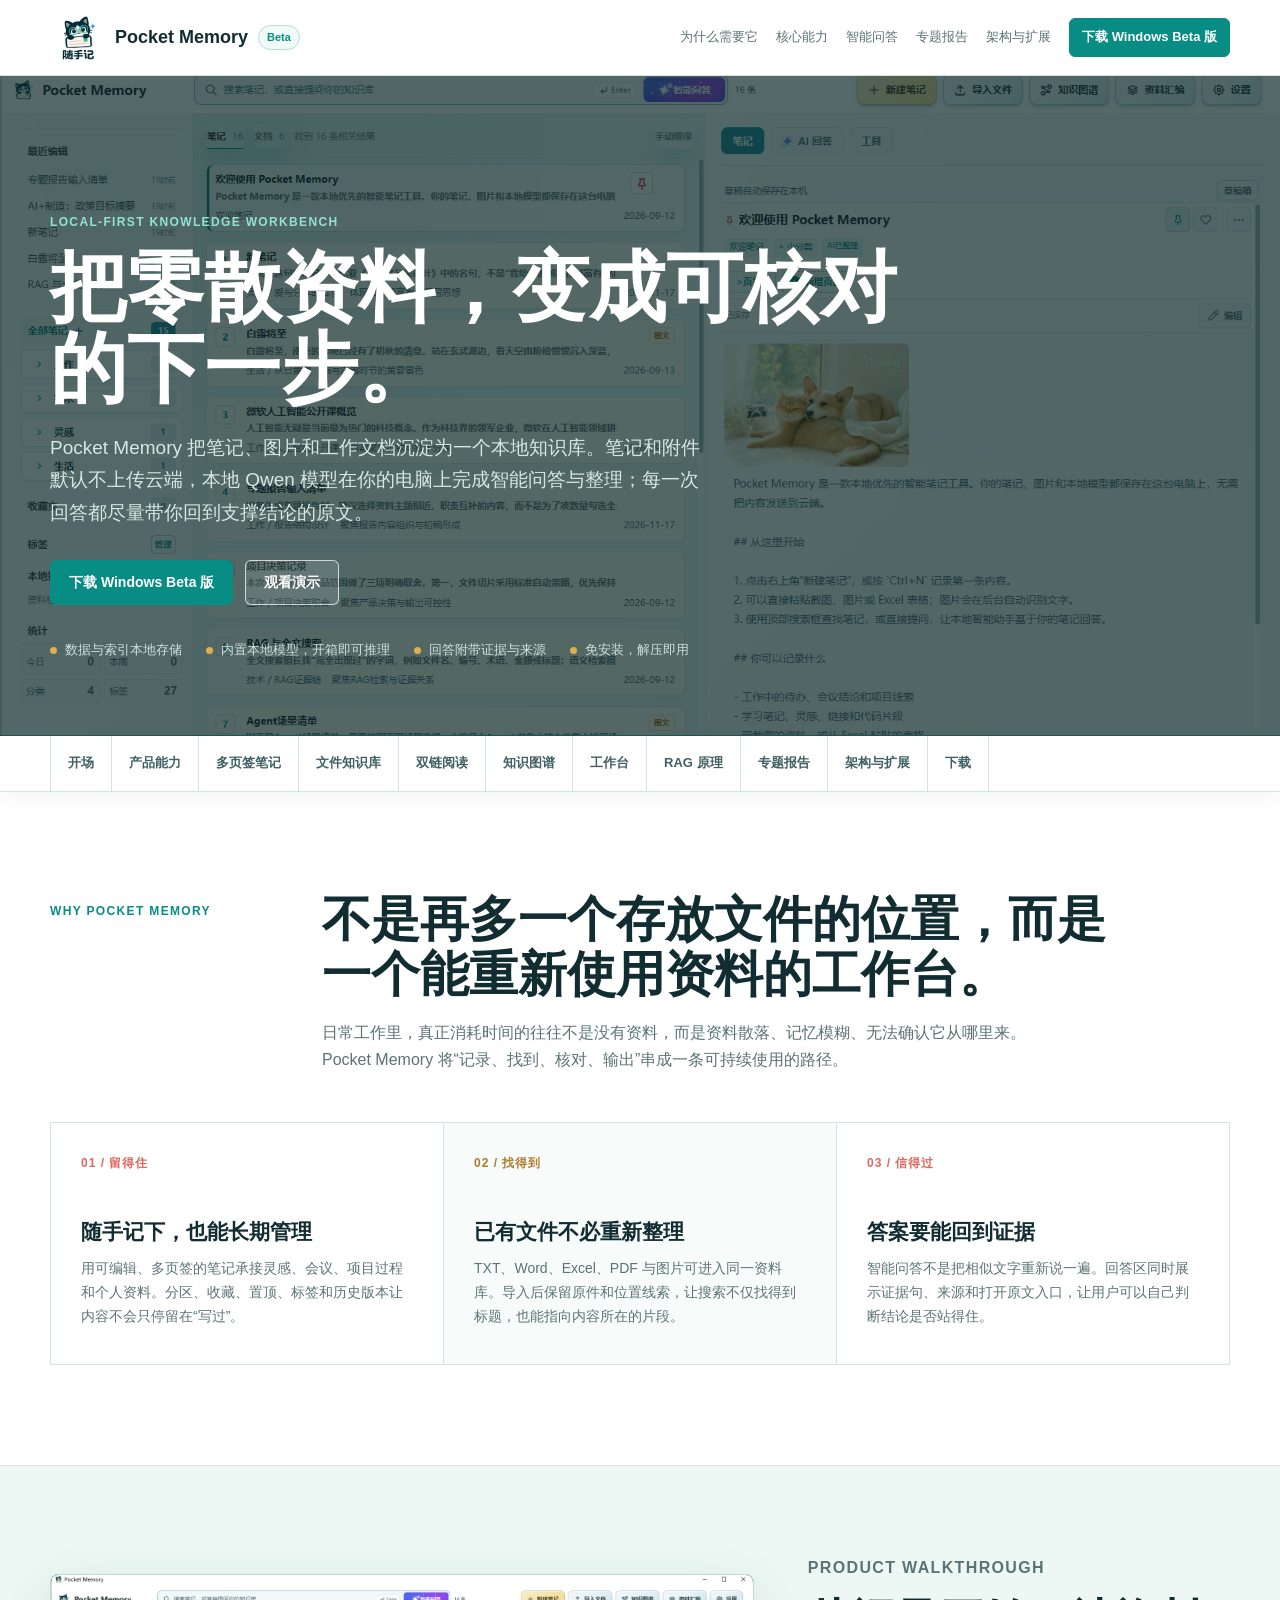
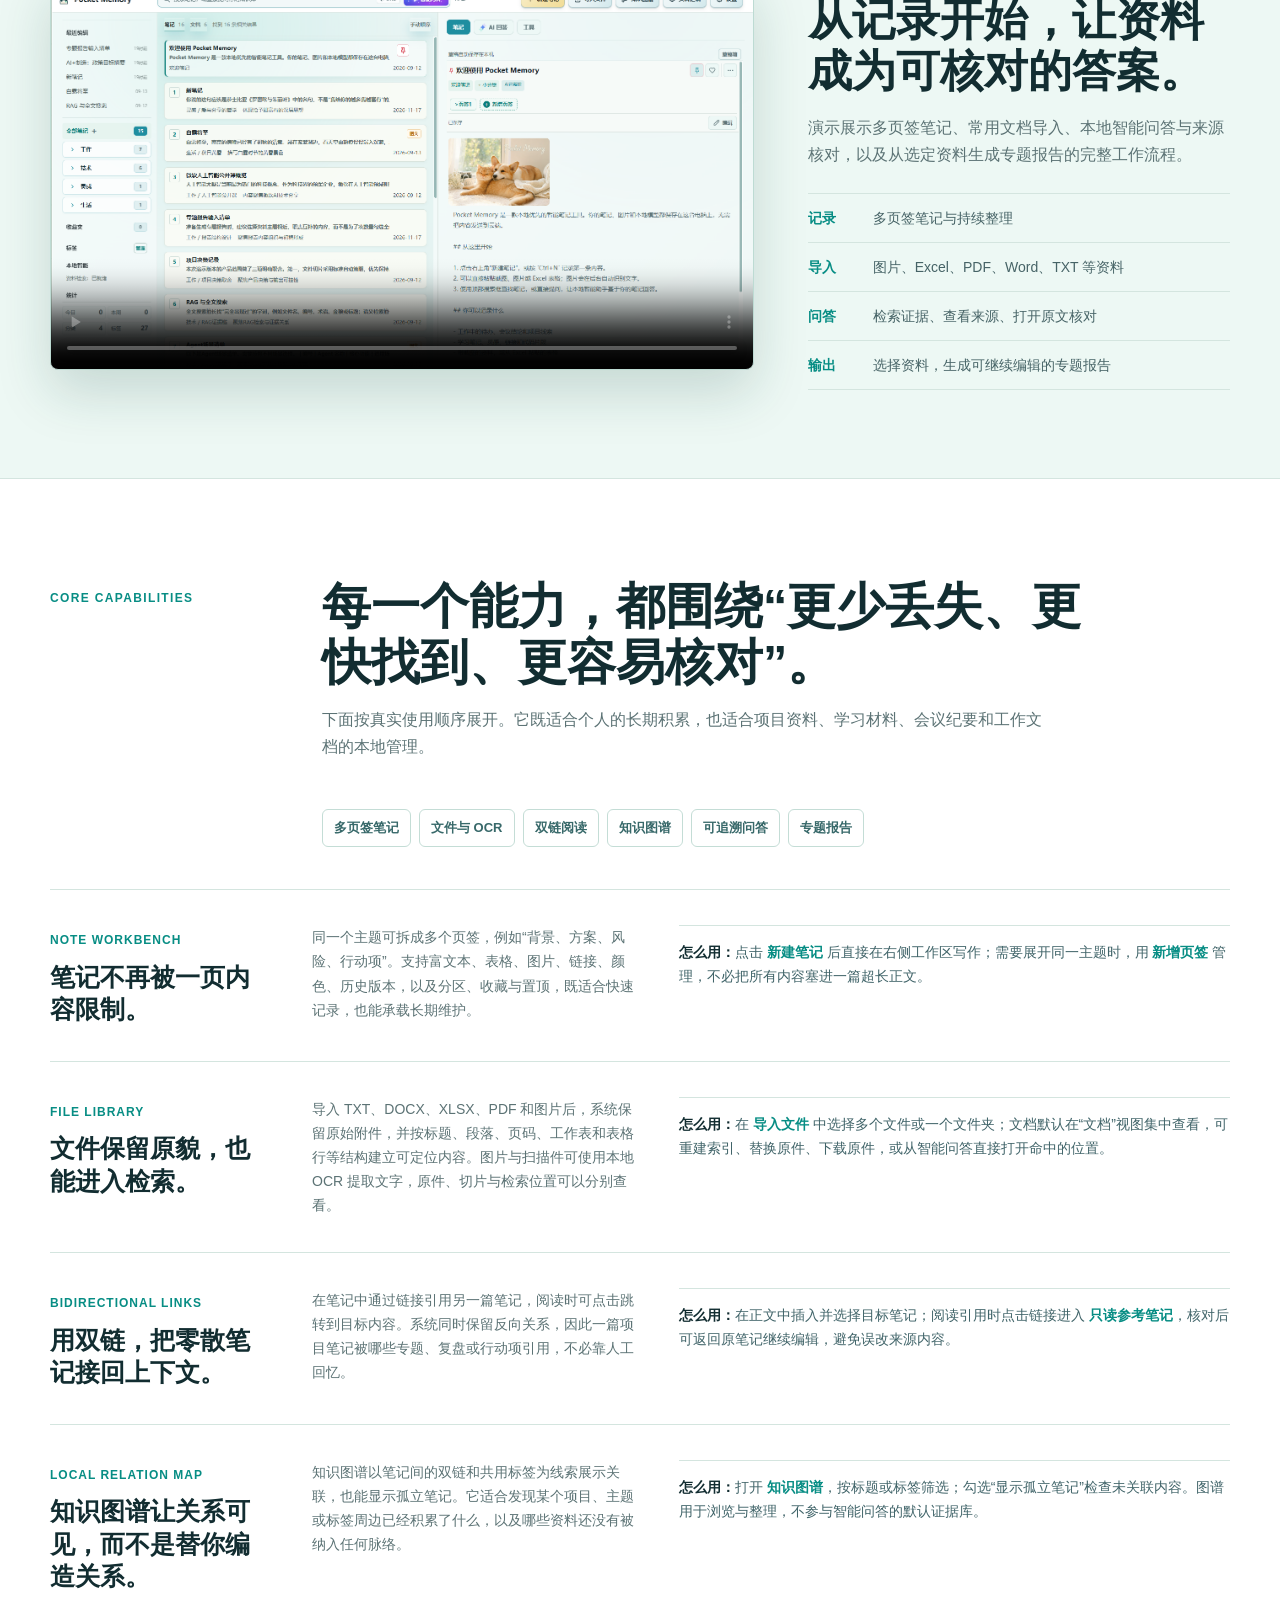
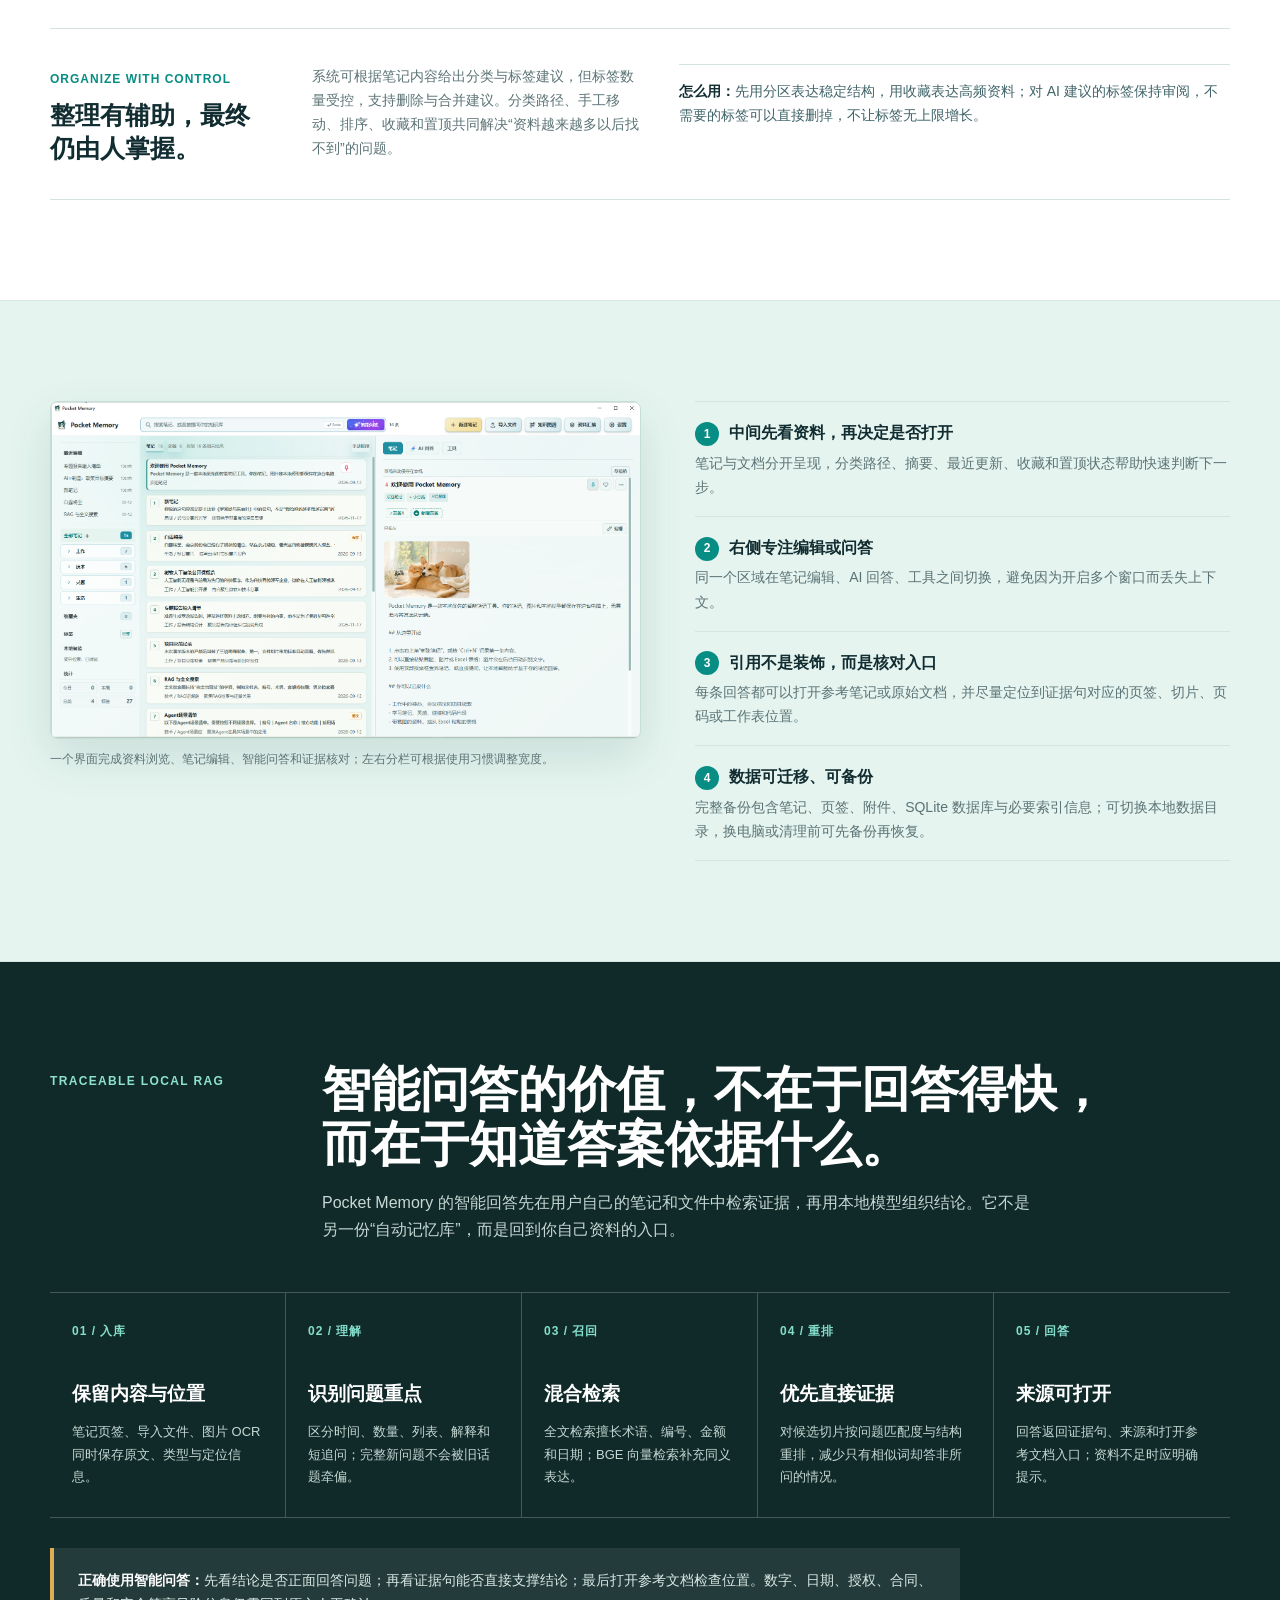
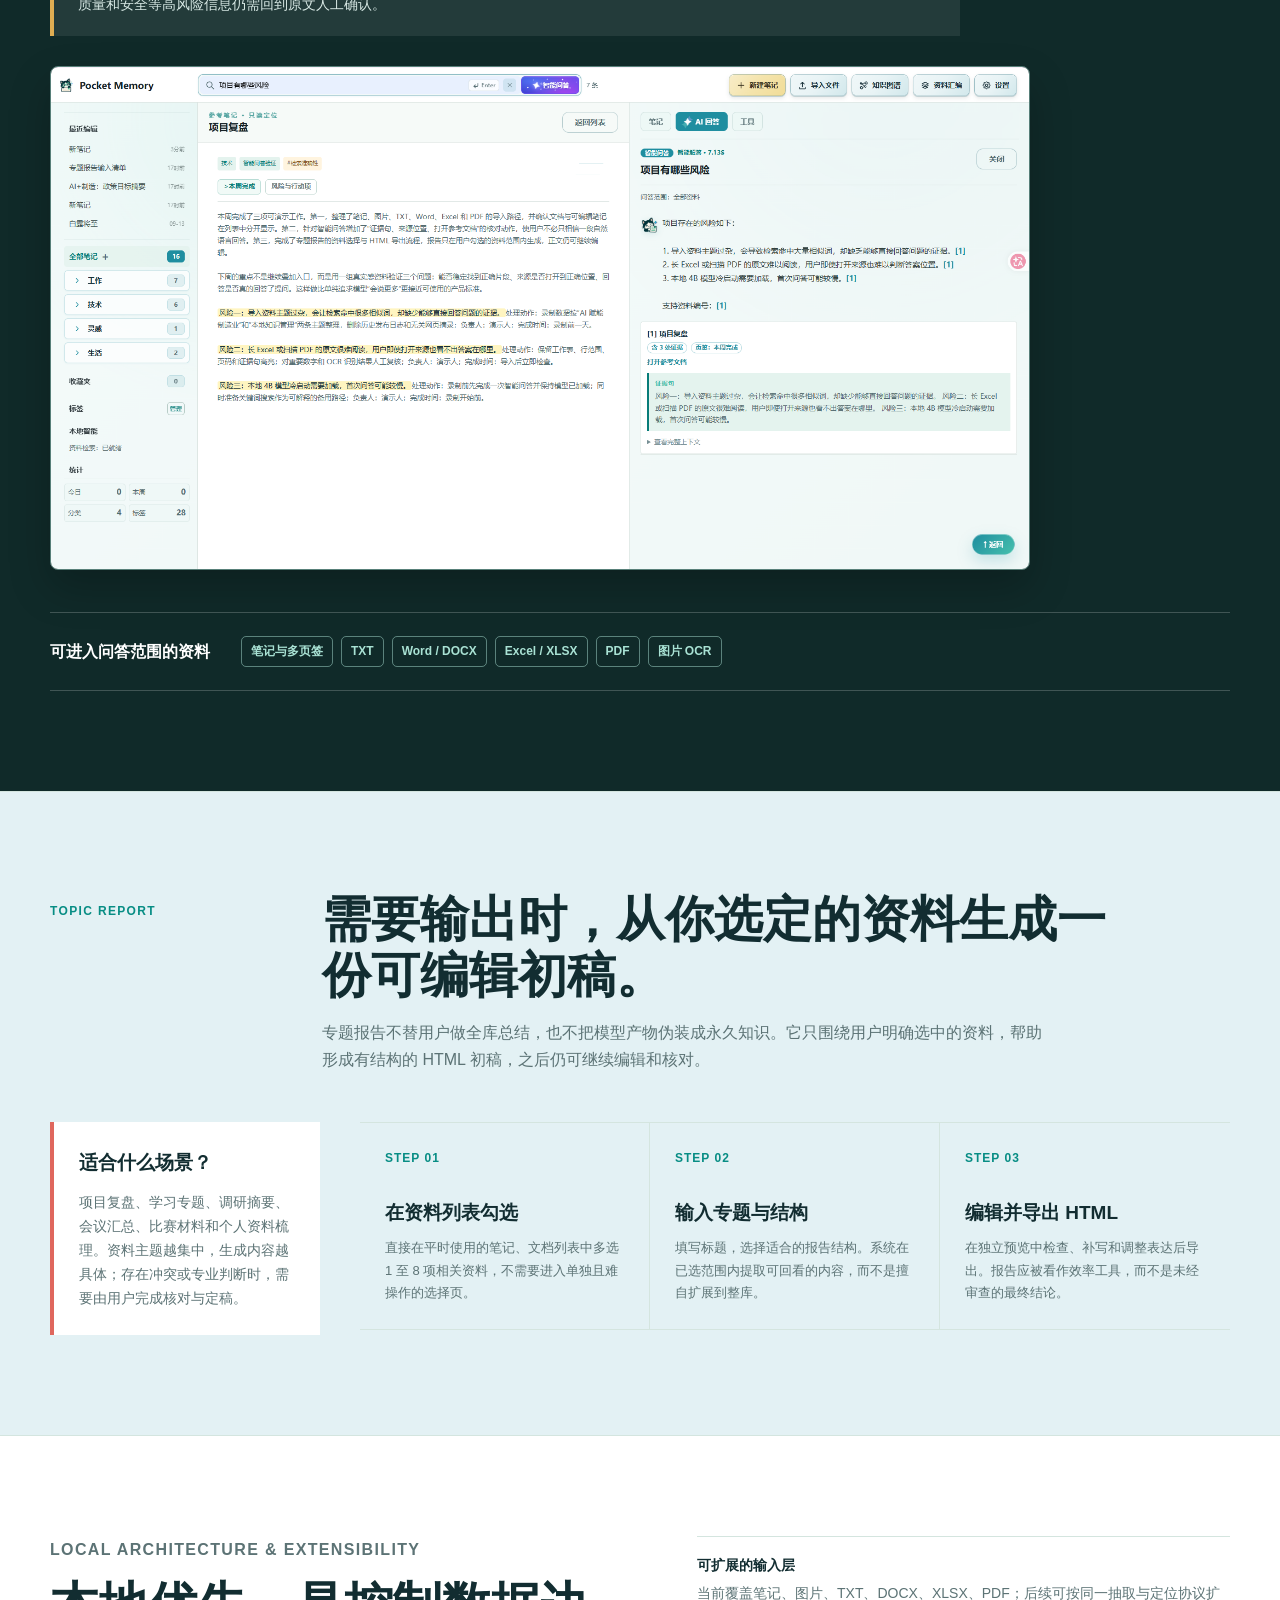
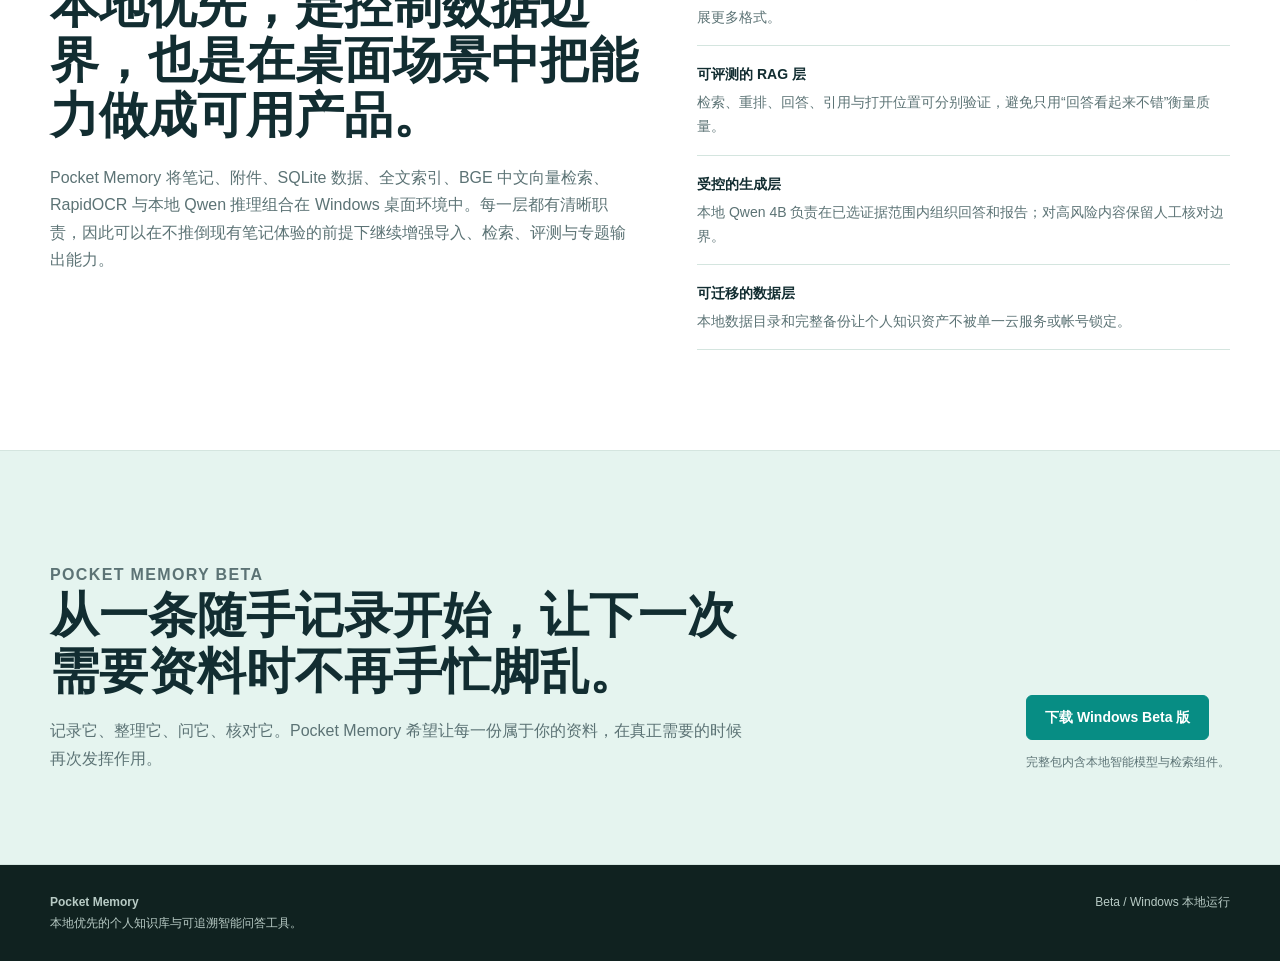
<file: website/pocket-memory-introduction.html>
<!doctype html>
<!-- Copyright 2026 AshleySama | SPDX-License-Identifier: Apache-2.0 -->

<html lang="zh-CN">
<head>
  <meta charset="utf-8">
  <meta name="viewport" content="width=device-width, initial-scale=1">
  <meta name="description" content="Pocket Memory 是本地优先的个人知识库工具：记录笔记，导入资料，获得带来源和证据的智能回答。">
  <title>Pocket Memory | 让资料成为可核对的答案</title>
  <style>
    :root { --ink:#122d31; --muted:#5c7375; --paper:#ffffff; --canvas:#f4faf8; --mint:#e5f4ef; --aqua:#e3f1f4; --teal:#078d84; --teal-deep:#056c66; --line:#d4e5df; --gold:#dfad52; --coral:#df675d; --night:#102a29; --radius:8px; }
    * { box-sizing:border-box; } html { scroll-behavior:smooth; scroll-padding-top:142px; } body { margin:0; background:var(--canvas); color:var(--ink); font-family:"Microsoft YaHei UI","Segoe UI",Arial,sans-serif; line-height:1.72; } a { color:inherit; } section[id], .feature-row[id] { scroll-margin-top:142px; }
    .wrap { width:min(1180px,calc(100% - 56px)); margin:0 auto; }.topbar { position:sticky; z-index:20; top:0; height:76px; border-bottom:1px solid var(--line); background:rgba(255,255,255,.95); backdrop-filter:blur(12px); }.topbar .wrap { display:flex; align-items:center; justify-content:space-between; gap:28px; height:100%; }.brand { display:inline-flex; align-items:center; gap:10px; color:var(--ink); font-size:18px; font-weight:850; text-decoration:none; white-space:nowrap; }.brand img { width:55px; height:55px; border-radius:7px; object-fit:contain; }.version { padding:2px 8px; border:1px solid #badbd2; border-radius:999px; color:var(--teal); background:#f0fbf7; font-size:11px; font-weight:800; }.nav { display:flex; align-items:center; gap:18px; color:var(--muted); font-size:13px; }.nav a { text-decoration:none; }.nav a:hover { color:var(--teal); }.nav .download-mini { padding:7px 12px; border:1px solid var(--teal); border-radius:6px; background:var(--teal); color:#fff; font-weight:800; }.nav .download-mini:hover { border-color:var(--teal-deep); background:var(--teal-deep); color:#fff; }
    .hero { position:relative; min-height:660px; display:flex; align-items:end; overflow:hidden; border-bottom:1px solid #1e5652; background:#153a39 url("pocket-memory-workbench-demo.png") center/cover no-repeat; }.hero::before { content:""; position:absolute; inset:0; background:rgba(6,34,34,.68); }.hero .wrap { position:relative; z-index:1; padding:112px 0 74px; color:#fff; }.eyebrow { margin:0 0 14px; color:var(--teal); font-size:12px; font-weight:900; letter-spacing:1.35px; }.hero .eyebrow { color:#93e2d1; } h1,h2,h3,p { margin-top:0; } h1 { max-width:850px; margin-bottom:0; font-size:clamp(46px,6vw,78px); line-height:1.06; letter-spacing:0; }.hero .lead { max-width:660px; margin:22px 0 0; color:#d7e8e4; font-size:19px; }.actions { display:flex; flex-wrap:wrap; gap:12px; margin-top:30px; }.button { display:inline-flex; align-items:center; justify-content:center; min-height:45px; padding:0 18px; border:1px solid var(--teal); border-radius:6px; background:var(--teal); color:#fff; font-size:14px; font-weight:850; text-decoration:none; transition:transform .18s ease,background .18s ease,border-color .18s ease; }.button:hover { transform:translateY(-2px); border-color:var(--teal-deep); background:var(--teal-deep); }.button.alt { border-color:rgba(255,255,255,.7); background:rgba(255,255,255,.1); }.button.alt:hover { background:rgba(255,255,255,.22); }.hero-facts { display:flex; flex-wrap:wrap; gap:12px 24px; margin-top:34px; color:#cde1dc; font-size:13px; }.hero-facts span::before { content:""; display:inline-block; width:7px; height:7px; margin-right:8px; border-radius:50%; background:var(--gold); }
    section { border-bottom:1px solid var(--line); }.section { padding:100px 0; }.paper { background:var(--paper); }.soft { background:var(--mint); }.sky { background:var(--aqua); }.dark { background:var(--night); color:#fff; }.section-head { display:grid; grid-template-columns:230px minmax(0,1fr); gap:42px; margin-bottom:48px; }.section-head .eyebrow { margin-top:9px; } h2 { max-width:800px; margin:0; font-size:clamp(31px,3.8vw,51px); line-height:1.14; letter-spacing:0; }.section-lead { max-width:720px; margin:16px 0 0; color:var(--muted); font-size:16px; }
    .principles { display:grid; grid-template-columns:repeat(3,1fr); border-top:1px solid var(--line); border-left:1px solid var(--line); }.principle { min-height:242px; padding:30px; border-right:1px solid var(--line); border-bottom:1px solid var(--line); }.principle:nth-child(2) { background:#f7fcfa; }.principle .index { display:block; margin-bottom:44px; color:var(--coral); font-size:12px; font-weight:900; letter-spacing:1px; }.principle:nth-child(2) .index { color:#ae7c2e; }.principle h3 { margin:0 0 10px; font-size:21px; line-height:1.35; }.principle p { margin:0; color:var(--muted); font-size:14px; }
    .video-section { padding:88px 0; background:#edf8f4; }.video-layout { display:grid; grid-template-columns:minmax(0,1.25fr) minmax(280px,.75fr); gap:54px; align-items:center; }.video-frame { overflow:hidden; border:1px solid #bddbd3; border-radius:var(--radius); background:#122c2b; box-shadow:0 22px 54px rgba(14,71,62,.18); } video { display:block; width:100%; aspect-ratio:16/9; background:#122c2b; object-fit:cover; }.video-copy h2 { margin-bottom:18px; font-size:clamp(30px,3.5vw,44px); }.video-copy p { color:var(--muted); font-size:16px; }.video-steps { margin:24px 0 0; padding:0; list-style:none; border-top:1px solid var(--line); }.video-steps li { padding:12px 0; border-bottom:1px solid var(--line); color:#466366; font-size:14px; }.video-steps b { display:inline-block; width:65px; color:var(--teal); }
    .anchor-band { position:sticky; z-index:18; top:68px; overflow-x:auto; border-bottom:1px solid var(--line); background:rgba(255,255,255,.97); box-shadow:0 8px 20px rgba(19,69,65,.05); }.anchor-tabs { display:flex; width:max-content; min-width:100%; padding:0 max(28px,calc((100vw - 1180px)/2)); }.anchor-tabs a { display:inline-flex; align-items:center; min-height:55px; padding:0 17px; border-right:1px solid var(--line); color:#416063; font-size:13px; font-weight:800; text-decoration:none; white-space:nowrap; }.anchor-tabs a:first-child { border-left:1px solid var(--line); }.anchor-tabs a:hover { color:var(--teal); background:#f1fbf7; box-shadow:inset 0 -3px 0 var(--teal); }
    .feature-nav { display:flex; flex-wrap:wrap; gap:8px; margin:0 0 42px 272px; }.feature-nav a { padding:7px 11px; border:1px solid #c4ddd6; border-radius:6px; background:#fff; color:#38696a; font-size:13px; font-weight:800; text-decoration:none; }.feature-nav a:hover { border-color:var(--teal); color:var(--teal); }.feature-row { display:grid; grid-template-columns:220px minmax(0,1fr); gap:42px; padding:35px 0; border-top:1px solid var(--line); }.feature-row:last-child { border-bottom:1px solid var(--line); }.feature-kicker { color:var(--teal); font-size:12px; font-weight:900; letter-spacing:1px; }.feature-row h3 { margin:8px 0 0; font-size:25px; line-height:1.3; }.feature-content { display:grid; grid-template-columns:minmax(210px,.75fr) minmax(0,1.25fr); gap:36px; }.feature-content p { margin:0; color:var(--muted); font-size:14px; }.feature-content .use { padding-top:14px; border-top:1px solid var(--line); color:#406469; font-size:14px; }.feature-content .use b { color:var(--ink); }.feature-content .use em { color:var(--teal); font-style:normal; font-weight:850; }
    .workbench-layout { display:grid; grid-template-columns:1.05fr .95fr; gap:54px; align-items:start; }.screen { display:block; width:100%; border:1px solid #c5ded7; border-radius:8px; background:#fff; box-shadow:0 18px 46px rgba(18,70,63,.12); }.caption { margin:10px 0 0; color:var(--muted); font-size:12px; }.detail-list { margin:0; padding:0; list-style:none; border-top:1px solid var(--line); }.detail-list li { padding:17px 0; border-bottom:1px solid var(--line); color:var(--muted); font-size:14px; }.detail-list b { display:block; margin-bottom:4px; color:var(--ink); font-size:16px; }.detail-list .mark { display:inline-flex; align-items:center; justify-content:center; width:24px; height:24px; margin-right:10px; border-radius:50%; background:var(--teal); color:#fff; font-size:12px; vertical-align:middle; }
    .dark .eyebrow { color:#8de1d0; }.dark .section-lead { color:#c6d8d4; }.rag-flow { display:grid; grid-template-columns:repeat(5,1fr); border-top:1px solid rgba(255,255,255,.22); border-bottom:1px solid rgba(255,255,255,.22); }.rag-flow article { min-height:224px; padding:28px 22px 20px; border-right:1px solid rgba(255,255,255,.22); }.rag-flow article:last-child { border-right:0; }.rag-flow span { display:block; margin-bottom:36px; color:#83decc; font-size:12px; font-weight:900; letter-spacing:1px; }.rag-flow h3 { margin:0 0 11px; font-size:19px; }.rag-flow p { margin:0; color:#c5d8d3; font-size:13px; }.evidence-note { margin-top:30px; max-width:910px; padding:20px 24px; border-left:4px solid var(--gold); background:rgba(255,255,255,.08); color:#d8e9e5; font-size:14px; }.evidence-note b { color:#fff; }.evidence-screenshot { display:block; width:90%; max-width:980px; height:auto; margin:30px 0 0; border:1px solid rgba(173,228,215,.46); border-radius:8px; box-shadow:0 18px 42px rgba(0,0,0,.22); }.format-strip { display:flex; align-items:center; gap:25px; margin-top:42px; padding:23px 0; border-top:1px solid rgba(255,255,255,.2); border-bottom:1px solid rgba(255,255,255,.2); }.format-strip h3 { flex:0 0 166px; margin:0; font-size:16px; }.format-strip .chips { display:flex; flex-wrap:wrap; gap:8px; }.format-strip span { padding:4px 9px; border:1px solid rgba(173,228,215,.48); border-radius:5px; color:#a9e2d4; font-size:12px; font-weight:800; }
    .report-grid { display:grid; grid-template-columns:270px 1fr; gap:40px; align-items:start; }.report-note { padding:25px; border-left:4px solid var(--coral); background:#fff; }.report-note h3 { margin:0 0 10px; font-size:19px; }.report-note p { margin:0; color:var(--muted); font-size:14px; }.report-steps { display:grid; grid-template-columns:repeat(3,1fr); border-top:1px solid var(--line); border-bottom:1px solid var(--line); }.report-steps article { min-height:188px; padding:25px; border-right:1px solid var(--line); }.report-steps article:last-child { border-right:0; }.report-steps span { display:block; margin-bottom:28px; color:var(--teal); font-size:12px; font-weight:900; letter-spacing:1px; }.report-steps h3 { margin:0 0 8px; font-size:19px; }.report-steps p { margin:0; color:var(--muted); font-size:13px; }.judges { display:grid; grid-template-columns:1.05fr .95fr; gap:58px; }.judges h2 { margin-bottom:20px; }.judges p { color:var(--muted); font-size:16px; }.boundaries { margin:0; padding:0; list-style:none; border-top:1px solid var(--line); }.boundaries li { padding:16px 0; border-bottom:1px solid var(--line); color:var(--muted); font-size:14px; }.boundaries b { display:block; margin-bottom:4px; color:var(--ink); }
    .closing { padding:92px 0; background:#e5f4ef; }.closing .wrap { display:flex; align-items:end; justify-content:space-between; gap:48px; }.closing h2 { max-width:710px; }.closing p { max-width:700px; margin:18px 0 0; color:var(--muted); font-size:16px; }.download-note { margin-top:12px !important; font-size:12px !important; text-align:right; } footer { padding:27px 0; background:#102220; color:#b8cbc5; font-size:12px; } footer .wrap { display:flex; justify-content:space-between; gap:16px; }
    @media(max-width:930px) { html { scroll-padding-top:118px; } section[id], .feature-row[id] { scroll-margin-top:118px; } .wrap { width:min(100% - 36px,1180px); }.nav { display:none; }.anchor-band { top:59px; }.anchor-tabs { padding:0 18px; }.anchor-tabs a { min-height:48px; padding:0 13px; }.hero { min-height:570px; }.hero .wrap { padding:95px 0 58px; }.section { padding:74px 0; }.section-head { grid-template-columns:1fr; gap:10px; margin-bottom:34px; }.section-head .eyebrow { margin:0; }.principles { grid-template-columns:1fr; }.principle { min-height:auto; }.video-layout,.workbench-layout,.judges,.closing .wrap { grid-template-columns:1fr; gap:34px; }.feature-nav { margin-left:0; }.feature-row { grid-template-columns:1fr; gap:16px; }.feature-content { grid-template-columns:1fr; gap:18px; }.rag-flow { grid-template-columns:1fr 1fr; }.rag-flow article { min-height:180px; border-bottom:1px solid rgba(255,255,255,.22); }.report-grid { grid-template-columns:1fr; }.report-steps { grid-template-columns:1fr; }.report-steps article { min-height:auto; border-right:0; border-bottom:1px solid var(--line); }.report-steps article:last-child { border-bottom:0; }.closing .wrap { align-items:start; }.download-note { text-align:left; } }
    @media(max-width:590px) { .wrap { width:min(100% - 28px,1180px); }.topbar { height:59px; }.brand { font-size:15px; }.hero { min-height:520px; background-position:62% center; } h1 { font-size:43px; }.hero .lead { font-size:16px; }.principle { padding:25px; }.principle .index { margin-bottom:24px; }.rag-flow { grid-template-columns:1fr; }.rag-flow article { border-right:0; }.format-strip { align-items:start; flex-direction:column; gap:14px; }.format-strip h3 { flex:auto; } footer .wrap { align-items:start; flex-direction:column; } }
  </style>
</head>
<body>
  <header class="topbar"><div class="wrap"><a class="brand" href="#top"><img src="../frontend/brand/suishouji-main-option-2-v2.png" alt="Pocket Memory">Pocket Memory <span class="version">Beta</span></a><nav class="nav" aria-label="页面导航"><a href="#why">为什么需要它</a><a href="#capabilities">核心能力</a><a href="#rag">智能问答</a><a href="#report">专题报告</a><a href="#architecture">架构与扩展</a><a class="download-mini" href="https://download-files-1312623621.cos.ap-beijing.myqcloud.com/PocketMemory-latest.zip" target="_blank" rel="noopener">下载 Windows Beta 版</a></nav></div></header>
  <main id="top">
    <section class="hero"><div class="wrap"><p class="eyebrow">LOCAL-FIRST KNOWLEDGE WORKBENCH</p><h1>把零散资料，变成可核对的下一步。</h1><p class="lead">Pocket Memory 把笔记、图片和工作文档沉淀为一个本地知识库。笔记和附件默认不上传云端，本地 Qwen 模型在你的电脑上完成智能问答与整理；每一次回答都尽量带你回到支撑结论的原文。</p><div class="actions"><a class="button" href="https://download-files-1312623621.cos.ap-beijing.myqcloud.com/PocketMemory-latest.zip" target="_blank" rel="noopener">下载 Windows Beta 版</a><a class="button alt" href="#demo">观看演示</a></div><div class="hero-facts"><span>数据与索引本地存储</span><span>内置本地模型，开箱即可推理</span><span>回答附带证据与来源</span><span>免安装，解压即用</span></div></div></section>
    <div class="anchor-band" aria-label="介绍页章节导航"><nav class="anchor-tabs"><a href="#why">开场</a><a href="#capabilities">产品能力</a><a href="#notes">多页签笔记</a><a href="#files">文件知识库</a><a href="#links">双链阅读</a><a href="#graph">知识图谱</a><a href="#workspace">工作台</a><a href="#rag">RAG 原理</a><a href="#report">专题报告</a><a href="#architecture">架构与扩展</a><a href="#download">下载</a></nav></div>
    <section id="why" class="section paper"><div class="wrap"><div class="section-head"><p class="eyebrow">WHY POCKET MEMORY</p><div><h2>不是再多一个存放文件的位置，而是一个能重新使用资料的工作台。</h2><p class="section-lead">日常工作里，真正消耗时间的往往不是没有资料，而是资料散落、记忆模糊、无法确认它从哪里来。Pocket Memory 将“记录、找到、核对、输出”串成一条可持续使用的路径。</p></div></div><div class="principles"><article class="principle"><span class="index">01 / 留得住</span><h3>随手记下，也能长期管理</h3><p>用可编辑、多页签的笔记承接灵感、会议、项目过程和个人资料。分区、收藏、置顶、标签和历史版本让内容不会只停留在“写过”。</p></article><article class="principle"><span class="index">02 / 找得到</span><h3>已有文件不必重新整理</h3><p>TXT、Word、Excel、PDF 与图片可进入同一资料库。导入后保留原件和位置线索，让搜索不仅找得到标题，也能指向内容所在的片段。</p></article><article class="principle"><span class="index">03 / 信得过</span><h3>答案要能回到证据</h3><p>智能问答不是把相似文字重新说一遍。回答区同时展示证据句、来源和打开原文入口，让用户可以自己判断结论是否站得住。</p></article></div></div></section>
    <section id="demo" class="video-section"><div class="wrap video-layout"><div class="video-frame"><video controls preload="metadata" poster="pocket-memory-workbench-demo.png" aria-label="Pocket Memory 产品演示视频"><source src="https://download-files-1312623621.cos.ap-beijing.myqcloud.com/pocket-memory-demo.mp4" type="video/mp4">您的浏览器不支持视频播放。</video></div><div class="video-copy"><p class="eyebrow">PRODUCT WALKTHROUGH</p><h2>从记录开始，让资料成为可核对的答案。</h2><p>演示展示多页签笔记、常用文档导入、本地智能问答与来源核对，以及从选定资料生成专题报告的完整工作流程。</p><ul class="video-steps"><li><b>记录</b>多页签笔记与持续整理</li><li><b>导入</b>图片、Excel、PDF、Word、TXT 等资料</li><li><b>问答</b>检索证据、查看来源、打开原文核对</li><li><b>输出</b>选择资料，生成可继续编辑的专题报告</li></ul></div></div></section>
    <section id="capabilities" class="section paper"><div class="wrap"><div class="section-head"><p class="eyebrow">CORE CAPABILITIES</p><div><h2>每一个能力，都围绕“更少丢失、更快找到、更容易核对”。</h2><p class="section-lead">下面按真实使用顺序展开。它既适合个人的长期积累，也适合项目资料、学习材料、会议纪要和工作文档的本地管理。</p></div></div><nav class="feature-nav" aria-label="能力导航"><a href="#notes">多页签笔记</a><a href="#files">文件与 OCR</a><a href="#links">双链阅读</a><a href="#graph">知识图谱</a><a href="#rag">可追溯问答</a><a href="#report">专题报告</a></nav><div id="notes" class="feature-row"><div><span class="feature-kicker">NOTE WORKBENCH</span><h3>笔记不再被一页内容限制。</h3></div><div class="feature-content"><p>同一个主题可拆成多个页签，例如“背景、方案、风险、行动项”。支持富文本、表格、图片、链接、颜色、历史版本，以及分区、收藏与置顶，既适合快速记录，也能承载长期维护。</p><p class="use"><b>怎么用：</b>点击 <em>新建笔记</em> 后直接在右侧工作区写作；需要展开同一主题时，用 <em>新增页签</em> 管理，不必把所有内容塞进一篇超长正文。</p></div></div><div id="files" class="feature-row"><div><span class="feature-kicker">FILE LIBRARY</span><h3>文件保留原貌，也能进入检索。</h3></div><div class="feature-content"><p>导入 TXT、DOCX、XLSX、PDF 和图片后，系统保留原始附件，并按标题、段落、页码、工作表和表格行等结构建立可定位内容。图片与扫描件可使用本地 OCR 提取文字，原件、切片与检索位置可以分别查看。</p><p class="use"><b>怎么用：</b>在 <em>导入文件</em> 中选择多个文件或一个文件夹；文档默认在“文档”视图集中查看，可重建索引、替换原件、下载原件，或从智能问答直接打开命中的位置。</p></div></div><div id="links" class="feature-row"><div><span class="feature-kicker">BIDIRECTIONAL LINKS</span><h3>用双链，把零散笔记接回上下文。</h3></div><div class="feature-content"><p>在笔记中通过链接引用另一篇笔记，阅读时可点击跳转到目标内容。系统同时保留反向关系，因此一篇项目笔记被哪些专题、复盘或行动项引用，不必靠人工回忆。</p><p class="use"><b>怎么用：</b>在正文中插入并选择目标笔记；阅读引用时点击链接进入 <em>只读参考笔记</em>，核对后可返回原笔记继续编辑，避免误改来源内容。</p></div></div><div id="graph" class="feature-row"><div><span class="feature-kicker">LOCAL RELATION MAP</span><h3>知识图谱让关系可见，而不是替你编造关系。</h3></div><div class="feature-content"><p>知识图谱以笔记间的双链和共用标签为线索展示关联，也能显示孤立笔记。它适合发现某个项目、主题或标签周边已经积累了什么，以及哪些资料还没有被纳入任何脉络。</p><p class="use"><b>怎么用：</b>打开 <em>知识图谱</em>，按标题或标签筛选；勾选“显示孤立笔记”检查未关联内容。图谱用于浏览与整理，不参与智能问答的默认证据库。</p></div></div><div class="feature-row"><div><span class="feature-kicker">ORGANIZE WITH CONTROL</span><h3>整理有辅助，最终仍由人掌握。</h3></div><div class="feature-content"><p>系统可根据笔记内容给出分类与标签建议，但标签数量受控，支持删除与合并建议。分类路径、手工移动、排序、收藏和置顶共同解决“资料越来越多以后找不到”的问题。</p><p class="use"><b>怎么用：</b>先用分区表达稳定结构，用收藏表达高频资料；对 AI 建议的标签保持审阅，不需要的标签可以直接删掉，不让标签无上限增长。</p></div></div></div></section>
    <section id="workspace" class="section soft"><div class="wrap workbench-layout"><div><img class="screen" src="pocket-memory-workbench-demo.png" alt="Pocket Memory 三栏工作台，包含资料列表、编辑区与 AI 回答"><p class="caption">一个界面完成资料浏览、笔记编辑、智能问答和证据核对；左右分栏可根据使用习惯调整宽度。</p></div><ul class="detail-list"><li><b><span class="mark">1</span>中间先看资料，再决定是否打开</b>笔记与文档分开呈现，分类路径、摘要、最近更新、收藏和置顶状态帮助快速判断下一步。</li><li><b><span class="mark">2</span>右侧专注编辑或问答</b>同一个区域在笔记编辑、AI 回答、工具之间切换，避免因为开启多个窗口而丢失上下文。</li><li><b><span class="mark">3</span>引用不是装饰，而是核对入口</b>每条回答都可以打开参考笔记或原始文档，并尽量定位到证据句对应的页签、切片、页码或工作表位置。</li><li><b><span class="mark">4</span>数据可迁移、可备份</b>完整备份包含笔记、页签、附件、SQLite 数据库与必要索引信息；可切换本地数据目录，换电脑或清理前可先备份再恢复。</li></ul></div></section>
    <section id="rag" class="section dark"><div class="wrap"><div class="section-head"><p class="eyebrow">TRACEABLE LOCAL RAG</p><div><h2>智能问答的价值，不在于回答得快，而在于知道答案依据什么。</h2><p class="section-lead">Pocket Memory 的智能回答先在用户自己的笔记和文件中检索证据，再用本地模型组织结论。它不是另一份“自动记忆库”，而是回到你自己资料的入口。</p></div></div><div class="rag-flow"><article><span>01 / 入库</span><h3>保留内容与位置</h3><p>笔记页签、导入文件、图片 OCR 同时保存原文、类型与定位信息。</p></article><article><span>02 / 理解</span><h3>识别问题重点</h3><p>区分时间、数量、列表、解释和短追问；完整新问题不会被旧话题牵偏。</p></article><article><span>03 / 召回</span><h3>混合检索</h3><p>全文检索擅长术语、编号、金额和日期；BGE 向量检索补充同义表达。</p></article><article><span>04 / 重排</span><h3>优先直接证据</h3><p>对候选切片按问题匹配度与结构重排，减少只有相似词却答非所问的情况。</p></article><article><span>05 / 回答</span><h3>来源可打开</h3><p>回答返回证据句、来源和打开参考文档入口；资料不足时应明确提示。</p></article></div><div class="evidence-note"><b>正确使用智能问答：</b>先看结论是否正面回答问题；再看证据句能否直接支撑结论；最后打开参考文档检查位置。数字、日期、授权、合同、质量和安全等高风险信息仍需回到原文人工确认。</div><img class="evidence-screenshot" src="pocket-memory-project-review.png" alt="Pocket Memory 项目复盘与智能问答工作台截图"><div class="format-strip"><h3>可进入问答范围的资料</h3><div class="chips"><span>笔记与多页签</span><span>TXT</span><span>Word / DOCX</span><span>Excel / XLSX</span><span>PDF</span><span>图片 OCR</span></div></div></div></section>
    <section id="report" class="section sky"><div class="wrap"><div class="section-head"><p class="eyebrow">TOPIC REPORT</p><div><h2>需要输出时，从你选定的资料生成一份可编辑初稿。</h2><p class="section-lead">专题报告不替用户做全库总结，也不把模型产物伪装成永久知识。它只围绕用户明确选中的资料，帮助形成有结构的 HTML 初稿，之后仍可继续编辑和核对。</p></div></div><div class="report-grid"><aside class="report-note"><h3>适合什么场景？</h3><p>项目复盘、学习专题、调研摘要、会议汇总、比赛材料和个人资料梳理。资料主题越集中，生成内容越具体；存在冲突或专业判断时，需要由用户完成核对与定稿。</p></aside><div class="report-steps"><article><span>STEP 01</span><h3>在资料列表勾选</h3><p>直接在平时使用的笔记、文档列表中多选 1 至 8 项相关资料，不需要进入单独且难操作的选择页。</p></article><article><span>STEP 02</span><h3>输入专题与结构</h3><p>填写标题，选择适合的报告结构。系统在已选范围内提取可回看的内容，而不是擅自扩展到整库。</p></article><article><span>STEP 03</span><h3>编辑并导出 HTML</h3><p>在独立预览中检查、补写和调整表达后导出。报告应被看作效率工具，而不是未经审查的最终结论。</p></article></div></div></div></section>
    <section id="architecture" class="section paper"><div class="wrap judges"><div><p class="eyebrow">LOCAL ARCHITECTURE &amp; EXTENSIBILITY</p><h2>本地优先，是控制数据边界，也是在桌面场景中把能力做成可用产品。</h2><p>Pocket Memory 将笔记、附件、SQLite 数据、全文索引、BGE 中文向量检索、RapidOCR 与本地 Qwen 推理组合在 Windows 桌面环境中。每一层都有清晰职责，因此可以在不推倒现有笔记体验的前提下继续增强导入、检索、评测与专题输出能力。</p></div><ul class="boundaries"><li><b>可扩展的输入层</b>当前覆盖笔记、图片、TXT、DOCX、XLSX、PDF；后续可按同一抽取与定位协议扩展更多格式。</li><li><b>可评测的 RAG 层</b>检索、重排、回答、引用与打开位置可分别验证，避免只用“回答看起来不错”衡量质量。</li><li><b>受控的生成层</b>本地 Qwen 4B 负责在已选证据范围内组织回答和报告；对高风险内容保留人工核对边界。</li><li><b>可迁移的数据层</b>本地数据目录和完整备份让个人知识资产不被单一云服务或帐号锁定。</li></ul></div></section>
  </main>
  <section id="download" class="closing"><div class="wrap"><div><p class="eyebrow">POCKET MEMORY BETA</p><h2>从一条随手记录开始，让下一次需要资料时不再手忙脚乱。</h2><p>记录它、整理它、问它、核对它。Pocket Memory 希望让每一份属于你的资料，在真正需要的时候再次发挥作用。</p></div><div><a class="button" href="https://download-files-1312623621.cos.ap-beijing.myqcloud.com/PocketMemory-latest.zip" target="_blank" rel="noopener">下载 Windows Beta 版</a><p class="download-note">完整包内含本地智能模型与检索组件。</p></div></div></section>
  <footer><div class="wrap"><span><b>Pocket Memory</b><br>本地优先的个人知识库与可追溯智能问答工具。</span><span>Beta / Windows 本地运行</span></div></footer>
</body>
</html>
</file>
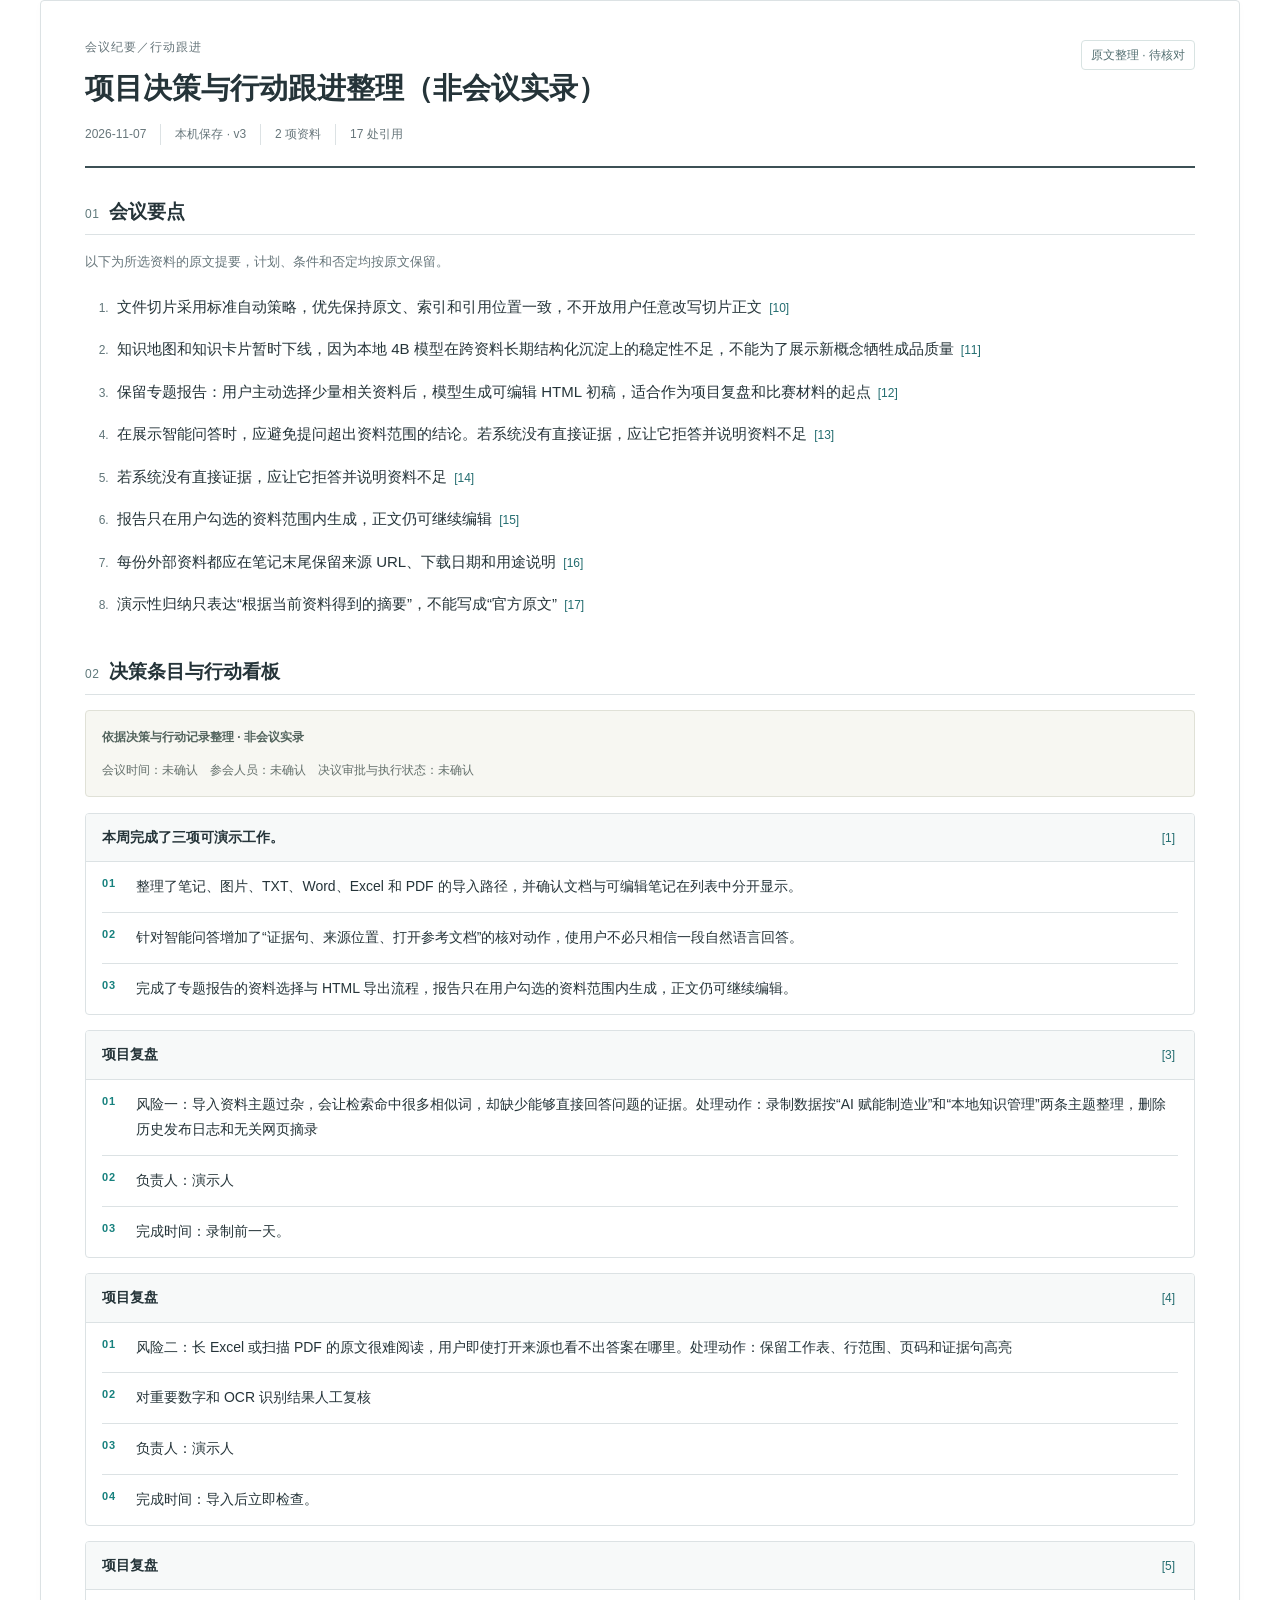
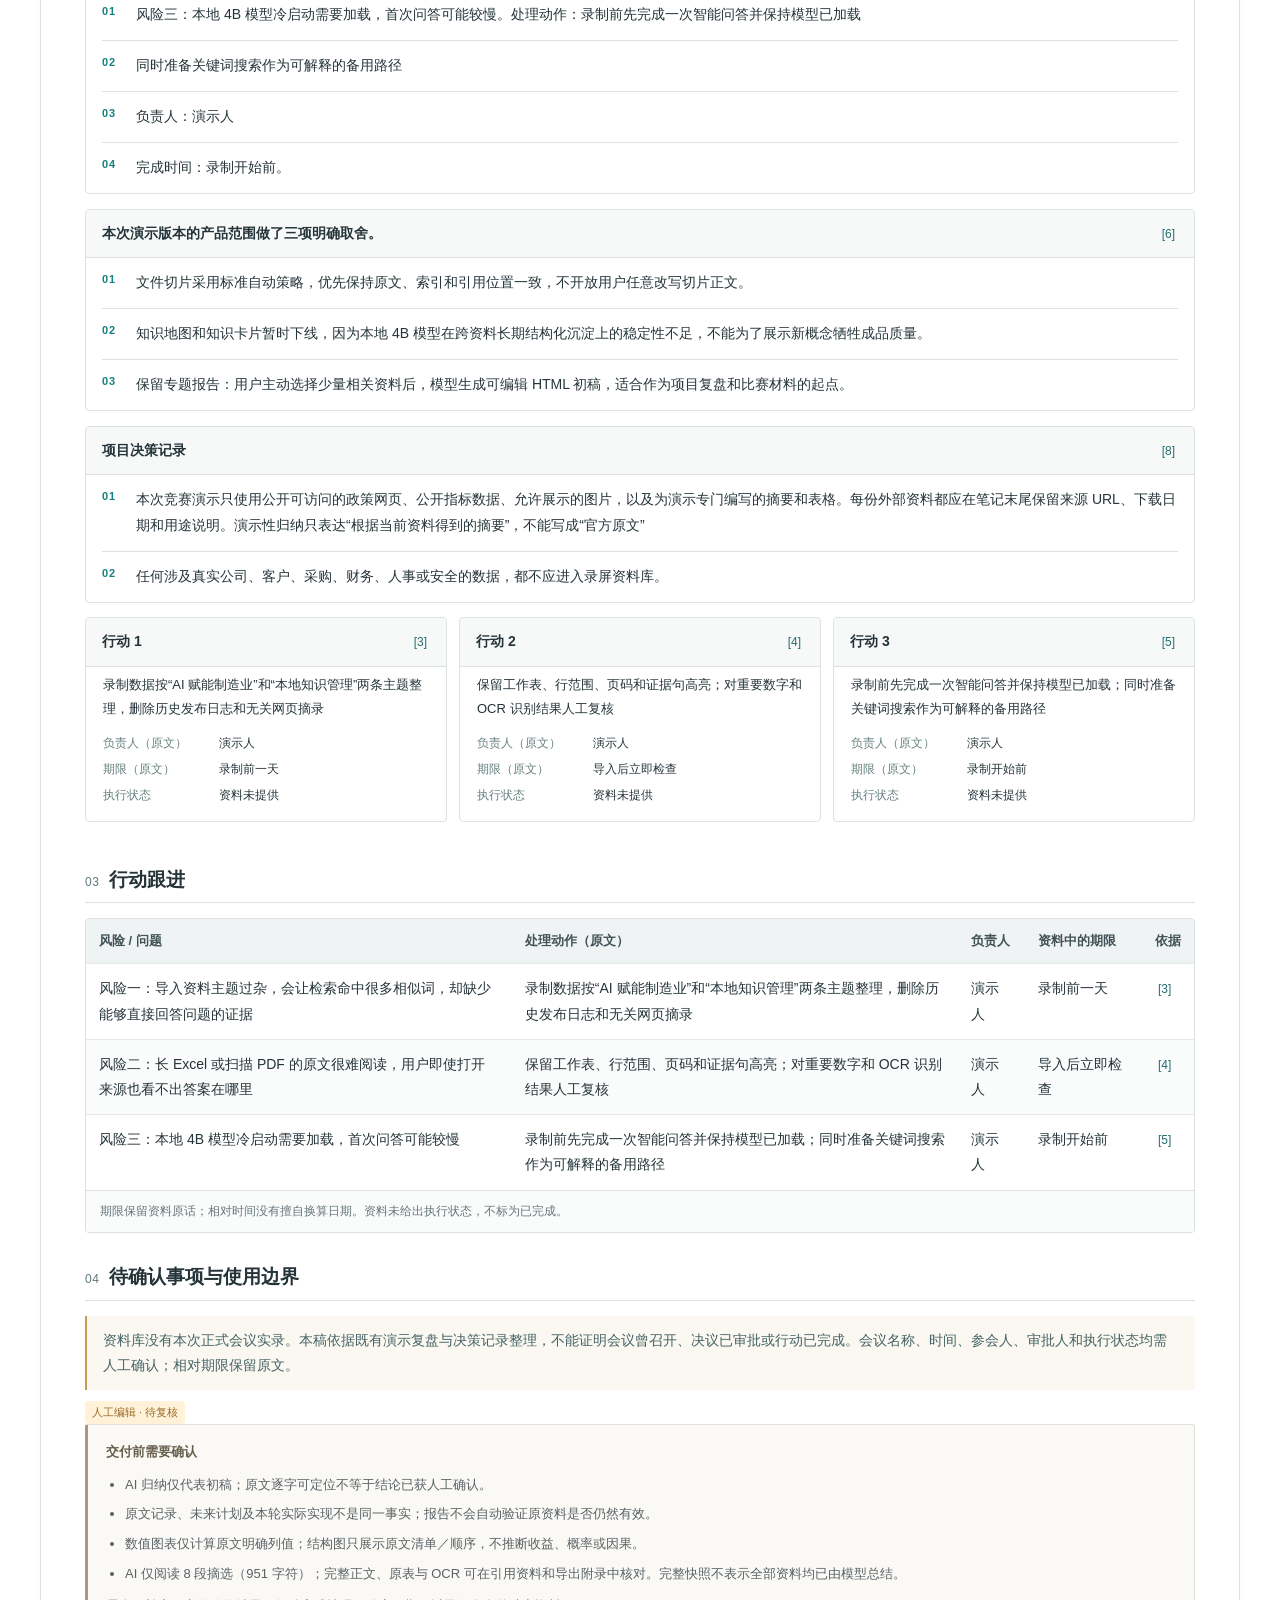
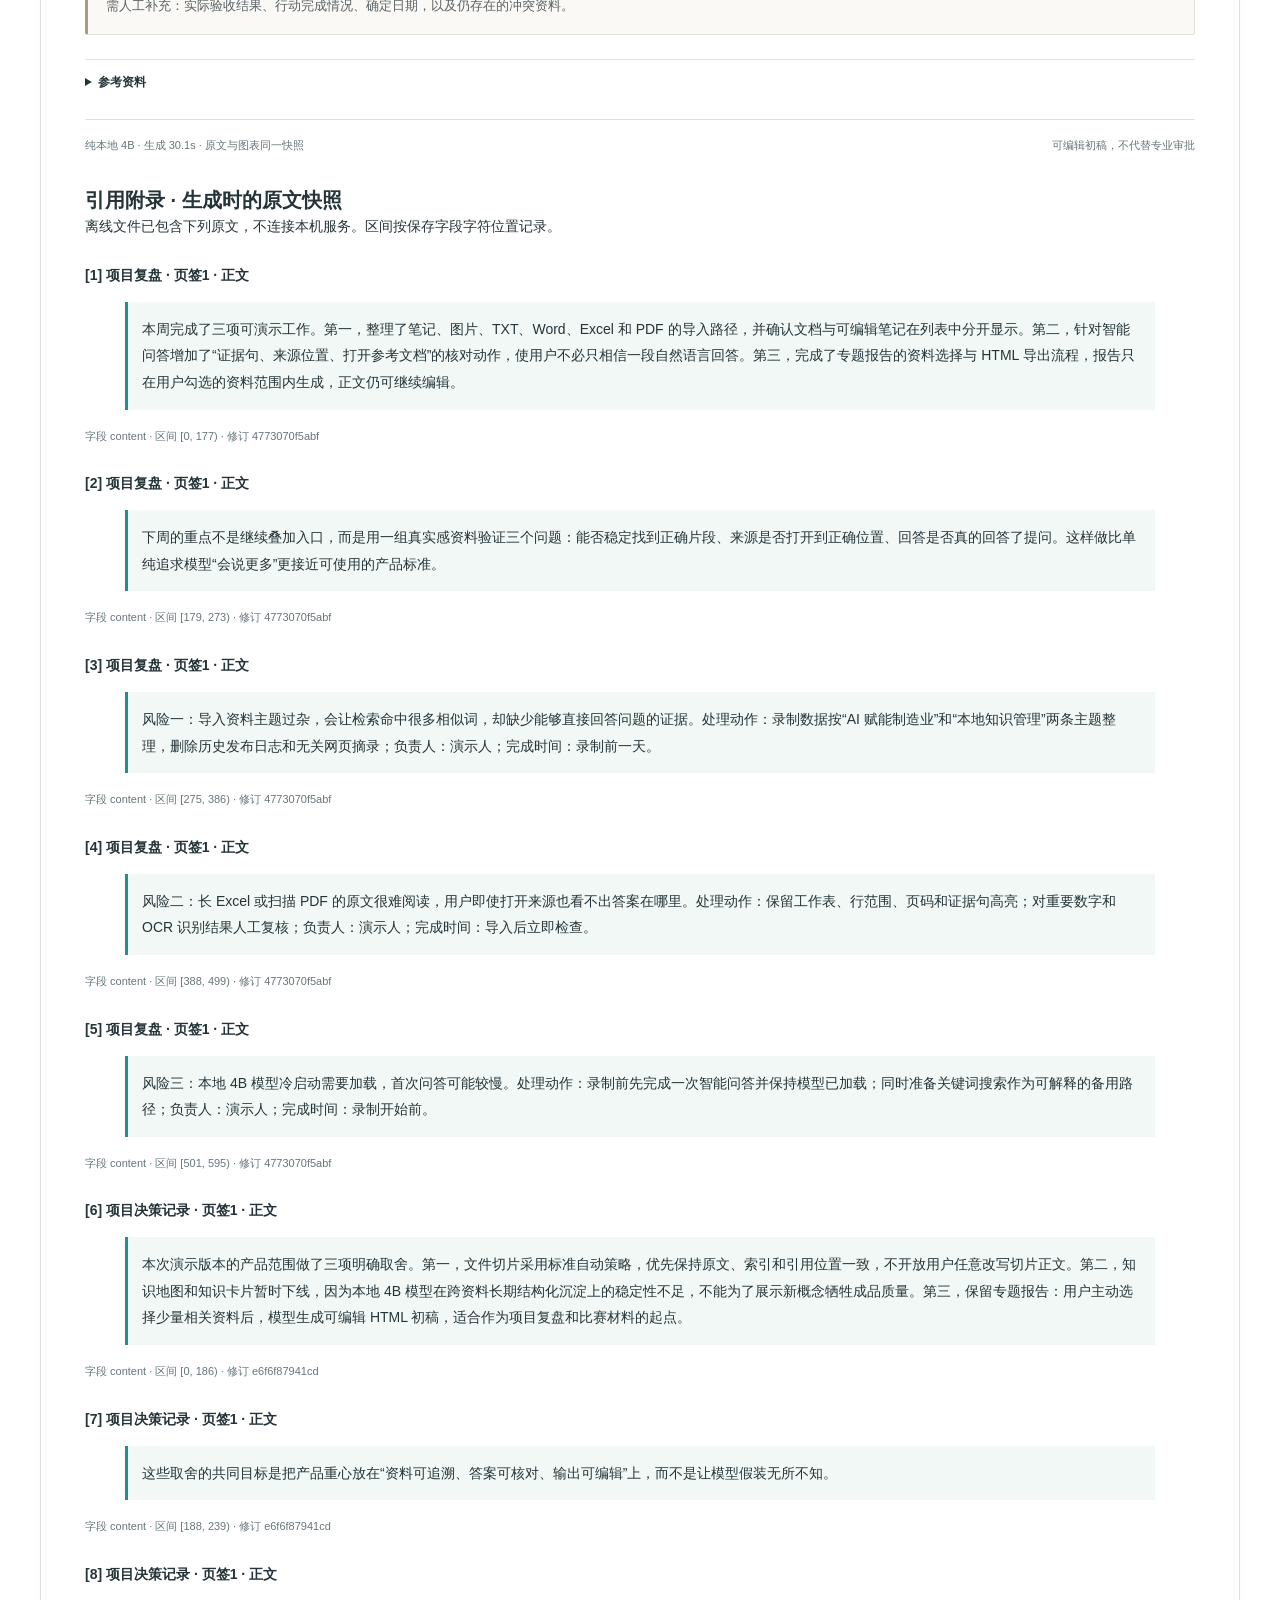
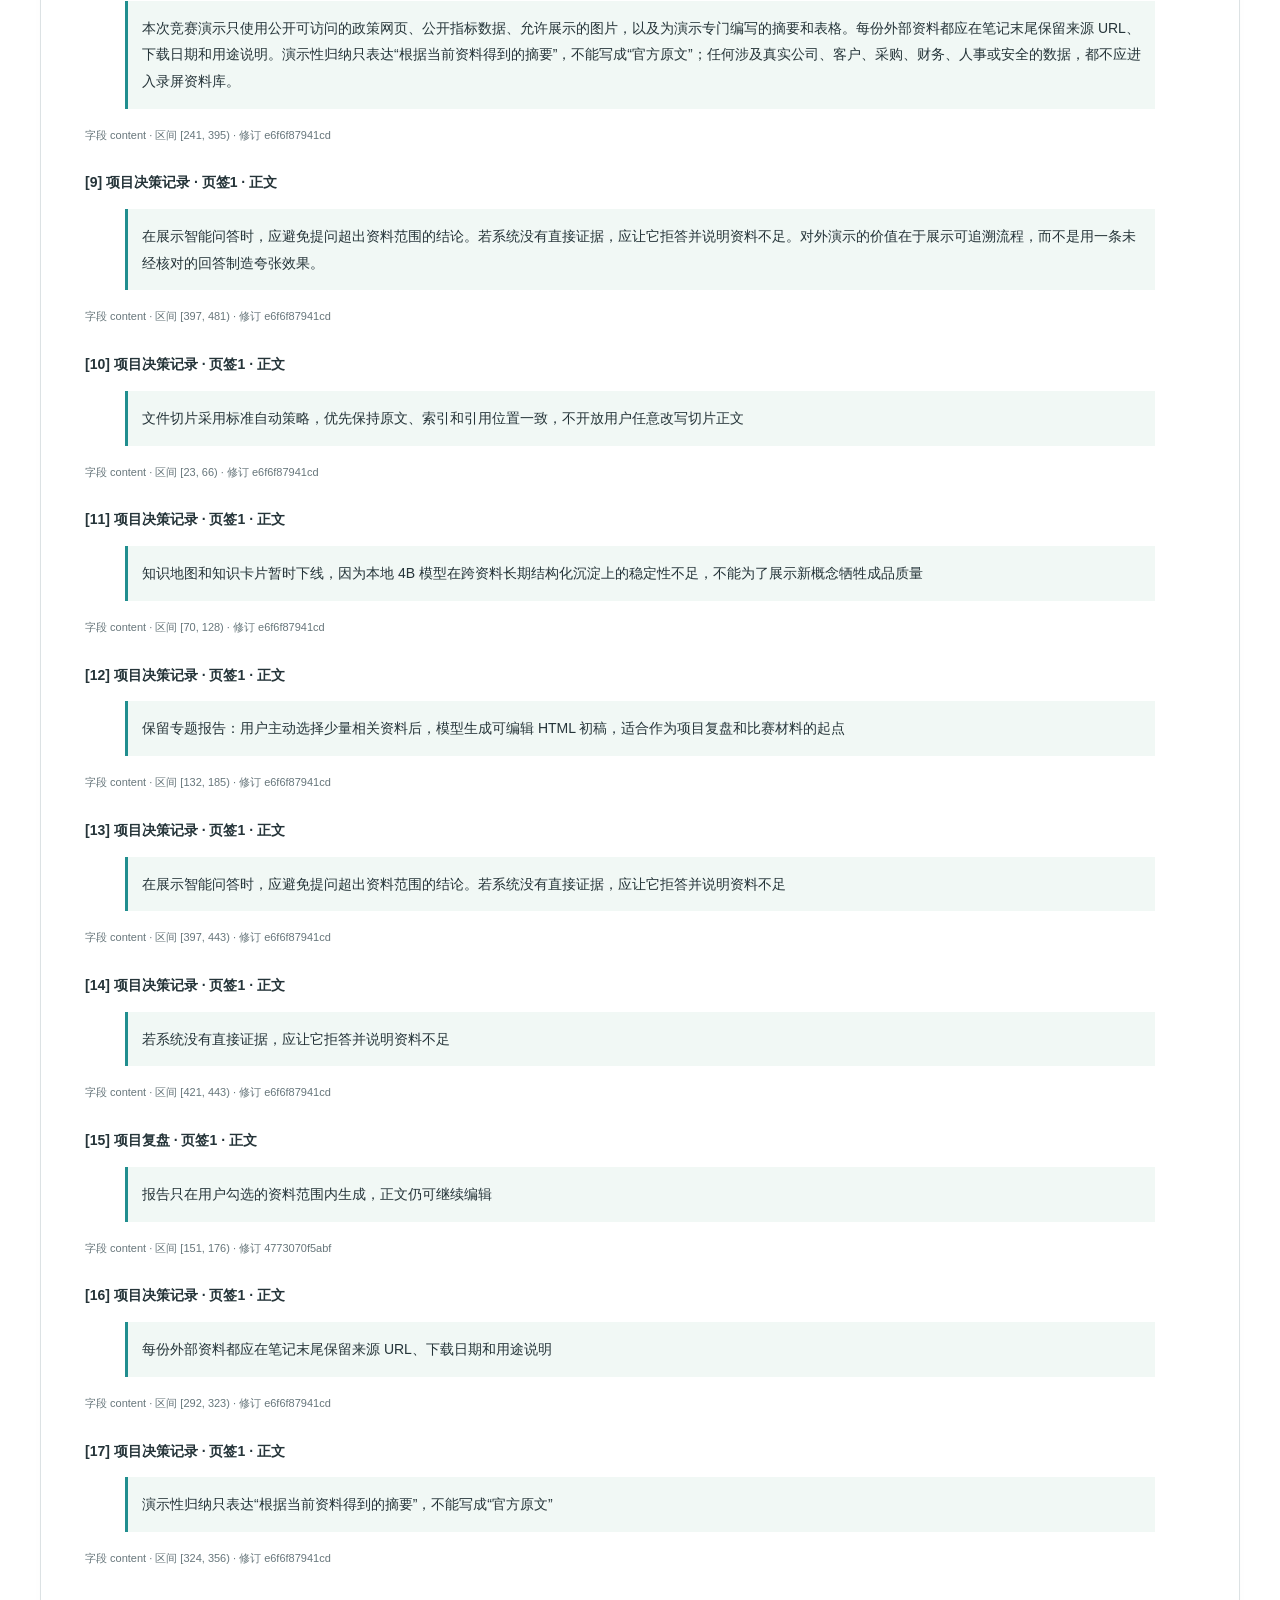
<file: site/static/samples/action-followup.html>
<!doctype html>
<!-- Copyright 2026 AshleySama | SPDX-License-Identifier: Apache-2.0 -->
<html lang="zh-CN"><head><meta charset="utf-8"><meta name="viewport" content="width=device-width,initial-scale=1"><title>项目决策与行动跟进整理（非会议实录）</title><style>:root{--ink:#173b40;--muted:#637b80;--line:#dce6e7;--bg:#f2f6f6;--teal:#087f83;--teal-soft:#e7f4f1;--blue:#537ebd;--amber:#b67729;--red:#b9554e;--paper:#fff;--shadow:0 12px 36px #173b4014}*{box-sizing:border-box}body{margin:0;background:var(--bg);color:var(--ink);font:14px/1.65 "Segoe UI","Microsoft YaHei",sans-serif}button,input,textarea,select{font:inherit}button,a{touch-action:manipulation}button{cursor:pointer;background:#fff;color:var(--ink);border:1px solid var(--line);border-radius:7px;padding:7px 12px;display:inline-flex;gap:7px;align-items:center;justify-content:center}button:hover{border-color:#77b2b4;background:#f5fbfa}button:focus-visible,a:focus-visible,textarea:focus-visible{outline:3px solid #86c5d8;outline-offset:3px}button.primary{background:var(--teal);color:#fff;border-color:var(--teal)}button.ghost{border-color:transparent;background:transparent}button.small{font-size:12px;padding:4px 8px}button.active{background:var(--teal-soft);color:var(--teal);border-color:#b6d9d4}button[disabled]{cursor:default;color:#899b9e;background:#f6f8f8}a{color:var(--teal)}h1,h2,h3,p{margin:0}h1{font-size:28px;line-height:1.45;letter-spacing:-.6px}h2{font-size:18px;line-height:1.45}h3{font-size:15px}svg{display:block}.icon{width:17px;height:17px;flex:none;fill:none;stroke:currentColor;stroke-width:1.6;stroke-linecap:round;stroke-linejoin:round}.sample-banner{height:26px;padding:3px 22px;display:flex;justify-content:space-between;background:#203f44;color:#d9edec;font-size:11px}.appbar{height:57px;background:#fff;border-bottom:1px solid var(--line);display:flex;align-items:center;padding:0 24px;gap:14px}.brand{display:flex;align-items:center;font-weight:700;gap:9px;font-size:15px}.brand img{width:25px;height:25px;object-fit:contain}.separator{height:20px;border-left:1px solid var(--line);margin:0 5px}.appbar .right{margin-left:auto;display:flex;align-items:center;gap:16px;font-size:12px;color:var(--muted)}.appbar a{text-decoration:none}.local-dot{width:6px;height:6px;background:var(--teal);display:inline-block;border-radius:50%;margin-right:5px}.shell{display:grid;grid-template-columns:194px minmax(0,1fr);min-height:calc(100vh - 83px)}.rail{padding:20px 12px;background:#f9fbfb;border-right:1px solid var(--line);position:sticky;top:0;height:100vh;overflow:auto}.rail-label{text-transform:uppercase;font-size:10px;letter-spacing:1.5px;color:var(--muted);padding:0 12px;margin-bottom:9px}.report-kind{display:flex;width:100%;justify-content:flex-start;border:0;background:transparent;padding:8px 12px;margin:2px 0;text-align:left;font-size:13px;gap:10px}.report-kind.active{background:#e2efec;color:#086c70;font-weight:650}.rail-divider{border-top:1px solid var(--line);margin:19px 10px}.outline a{display:flex;gap:10px;padding:7px 12px;color:var(--muted);text-decoration:none;font-size:12px;border-radius:5px}.outline a:hover{background:var(--teal-soft);color:var(--ink)}.outline .ordinal{font-variant-numeric:tabular-nums;color:#92a6a8;font-size:10px}.rail-note{margin:22px 10px 0;padding:11px 0;border-top:1px solid var(--line);font-size:11px;color:var(--muted)}.rail-note strong{display:block;color:var(--ink);margin-bottom:5px}.main{min-width:0}.document-toolbar{padding:12px 30px;border-bottom:1px solid var(--line);display:flex;align-items:center;justify-content:space-between;gap:12px;background:#fff}.crumb{font-size:12px;color:var(--muted)}.crumb b{font-weight:500;color:var(--ink)}.toolbar-actions{display:flex;gap:7px}.report-wrap{max-width:1220px;margin:auto;padding:25px 30px 50px}.report-heading{display:flex;justify-content:space-between;gap:20px;margin-bottom:17px}.eyebrow{font-size:10px;letter-spacing:2px;color:var(--teal);font-weight:700;margin-bottom:5px}.report-meta{display:flex;gap:14px;flex-wrap:wrap;color:var(--muted);font-size:11px;margin-top:9px}.report-meta span+span{border-left:1px solid var(--line);padding-left:14px}.heading-aside{align-self:center;text-align:right;white-space:nowrap}.tag{display:inline-flex;border-radius:4px;padding:2px 7px;background:#e6f2ee;color:#087777;font-size:11px;align-items:center;gap:4px}.tag.amber{background:#fff1dd;color:#92601e}.tag.red{background:#faeae8;color:#a94f49}.tag.blue{background:#edf2fb;color:#527bb1}.tag.neutral{background:#eef2f3;color:#647b80}.micro{font-size:11px;color:var(--muted)}.conclusion{background:#e8f3ef;border:1px solid #c8e2d9;border-left:3px solid var(--teal);padding:14px 18px;margin-bottom:17px;display:grid;grid-template-columns:94px 1fr;gap:14px}.conclusion .label{color:var(--teal);font-size:11px;letter-spacing:1px;font-weight:700;padding-top:3px}.conclusion strong{font-size:15px;display:block;margin-bottom:3px}.conclusion p{font-size:13px;color:#4a696d}.cite{padding:0 4px!important;background:transparent!important;border:0!important;color:var(--teal)!important;vertical-align:baseline;font-size:11px!important;display:inline!important}.metrics{display:grid;grid-template-columns:repeat(4,minmax(0,1fr));border:1px solid var(--line);background:#fff;border-radius:9px;margin-bottom:20px;overflow:hidden}.metric{padding:14px 18px;border-right:1px solid var(--line)}.metric:last-child{border:0}.metric-label{color:var(--muted);font-size:12px;display:flex;align-items:center;gap:4px}.metric-value{font-size:31px;line-height:1.45;letter-spacing:-1px;font-weight:650;font-variant-numeric:tabular-nums}.metric-value small{font-size:15px;font-weight:400;letter-spacing:0;margin-left:4px;color:var(--muted)}.metric-foot{font-size:11px;color:var(--muted)}.metric-foot .warn{color:var(--amber)}.section{margin-top:21px;scroll-margin-top:18px}.section-head{display:flex;align-items:center;gap:8px;margin-bottom:11px}.section-head .number{font-size:10px;color:var(--teal);background:#e1eeeb;padding:3px 6px;border-radius:3px}.section-head .edit{margin-left:auto;font-size:11px;opacity:.65;padding:2px 6px;border:0;background:transparent}.section-head:hover .edit{opacity:1}.section-desc{font-size:13px;color:var(--muted);margin:-3px 0 13px}.two-col{display:grid;grid-template-columns:minmax(0,1.2fr) minmax(0,1fr);gap:16px}.two-col.equal{grid-template-columns:repeat(2,minmax(0,1fr))}.panel{border:1px solid var(--line);border-radius:9px;background:#fff;overflow:hidden}.panel-top{display:flex;align-items:center;justify-content:space-between;padding:13px 16px 7px;gap:10px}.panel-top p{font-size:11px;color:var(--muted);margin-top:2px}.panel-body{padding:8px 16px 14px}.chart-box{min-height:190px}.chart-box svg{width:100%;height:auto;max-height:235px}.legend{display:flex;flex-wrap:wrap;gap:13px;font-size:10px;color:var(--muted);margin-bottom:8px}.legend i{display:inline-block;width:7px;height:7px;border-radius:2px;margin-right:5px}.chart-note{border-top:1px solid #edf1f1;padding:8px 16px;font-size:11px;color:var(--muted)}.table-scroll{overflow-x:auto}table{width:100%;border-collapse:collapse;font-size:12px}th{background:#f2f6f6;font-weight:550;color:#5e757a}th,td{text-align:left;padding:9px 12px;border-bottom:1px solid #e6eded;vertical-align:top}tr:last-child td{border-bottom:0}td strong{font-weight:600}td:first-child{color:var(--ink)}.panel td{line-height:1.65}.table-caption{padding:9px 12px;color:var(--muted);font-size:11px;border-top:1px solid var(--line)}.insights{display:grid;grid-template-columns:repeat(3,minmax(0,1fr));gap:14px}.insight{background:#fff;border:1px solid var(--line);border-radius:8px;padding:14px 16px}.insight .index{font-size:10px;color:var(--teal);font-weight:700}.insight h3{margin:6px 0;font-size:14px}.insight p{font-size:12px;color:var(--muted)}.timeline{display:grid;grid-template-columns:repeat(4,minmax(0,1fr));padding:18px 18px 14px;gap:16px}.milestone{position:relative;border-top:2px solid #c7dddd;padding-top:13px}.milestone:before{content:"";position:absolute;left:0;top:-5px;width:8px;height:8px;border-radius:50%;background:var(--teal)}.milestone.future{border-top-style:dashed}.milestone.future:before{background:#fff;border:2px solid var(--teal)}.milestone time{font-size:11px;color:var(--muted)}.milestone h3{font-size:13px;margin:5px 0}.milestone p{font-size:11px;color:var(--muted);margin-top:5px}.risk-grid{display:grid;grid-template-columns:24px repeat(3,1fr);gap:5px;font-size:10px}.risk-cell{height:43px;border-radius:4px;display:flex;gap:4px;align-items:center;justify-content:center}.risk-cell.low{background:#eff5ed}.risk-cell.mid{background:#faf2df}.risk-cell.high{background:#f7e4dc}.risk-axis{display:flex;align-items:center;justify-content:center;color:var(--muted)}.risk-chip{display:inline-block;background:#fff;border:1px solid #cd9890;padding:2px 6px;border-radius:4px;font-weight:600;font-size:11px}.risk-legend{margin-top:8px;font-size:11px;color:var(--muted)}.risk-copy{padding:0 16px 13px;display:flex;gap:10px;align-items:flex-start;font-size:12px}.risk-copy b{color:var(--red)}.mini-list{list-style:none;margin:0;padding:0}.mini-list li{padding:10px 0;border-bottom:1px solid var(--line);font-size:12px}.mini-list li:last-child{border-bottom:0}.mini-list b{display:block;margin-bottom:3px}.flow{display:grid;grid-template-columns:repeat(4,minmax(0,1fr));gap:23px;padding:22px 17px}.flow-node{position:relative;border:1px solid #cbdedb;background:#f2f8f5;border-radius:7px;padding:12px}.flow-node:not(:last-child):after{content:'→';position:absolute;right:-19px;top:30px;color:#80aaa7}.flow-node b{font-size:13px;display:block}.flow-node small{display:block;color:var(--muted);font-size:11px;margin-top:6px}.flow-node .node-icon{color:var(--teal);margin-bottom:7px}.feature-map{display:grid;grid-template-columns:150px 1fr;gap:16px;align-items:center;padding:20px}.map-root{border-radius:9px;background:#1e5d62;color:white;padding:18px;text-align:center;font-size:16px;font-weight:600}.map-branches{display:grid;gap:8px;border-left:2px solid #d6e5e1;padding-left:17px}.map-node{position:relative;display:flex;align-items:center;gap:15px;border:1px solid var(--line);border-radius:6px;padding:10px 13px;background:#fff;font-size:12px}.map-node:before{content:'';position:absolute;left:-18px;width:17px;border-top:1px solid #cddfda}.map-node b{min-width:67px;color:var(--teal)}.map-node span{color:var(--muted)}.decision-banner{display:flex;gap:14px;align-items:flex-start;padding:14px 17px;background:#fff7e9;border:1px solid #ead8b7;border-radius:7px;font-size:12px}.decision-banner strong{color:#8c611f}.decision-banner .label{flex:none}.board{display:grid;grid-template-columns:repeat(3,minmax(0,1fr));gap:12px}.board-col{background:#edf2f2;border:1px solid var(--line);border-radius:8px;padding:12px}.board-title{display:flex;justify-content:space-between;font-size:12px;font-weight:650;margin-bottom:10px}.task-card{background:#fff;border:1px solid var(--line);border-radius:6px;padding:11px;margin-top:9px;font-size:12px}.task-card p{margin-top:7px;color:var(--muted);font-size:11px}.task-card .due{display:flex;justify-content:space-between;color:var(--muted);font-size:10px;margin-top:10px}.quiz{border:1px solid var(--line);border-radius:7px;background:#fff;margin:8px 0}.quiz summary{cursor:pointer;padding:12px 15px;font-weight:550;font-size:13px}.quiz p{padding:0 15px 13px;font-size:12px;color:var(--muted)}.footnote-block{padding:15px 18px;background:#f7faf9;border:1px solid var(--line);border-radius:7px;font-size:12px;color:var(--muted)}.source-inline-list{display:flex;flex-wrap:wrap;gap:8px;margin-top:10px}.report-footer{display:flex;justify-content:space-between;font-size:10px;color:var(--muted);border-top:1px solid var(--line);margin-top:27px;padding-top:12px}.changed{font-size:10px;color:var(--amber);margin-left:8px}.edited-copy{white-space:pre-wrap;line-height:1.8;margin-bottom:13px;color:#456367;font-size:13px}.toolbar-segment{display:flex;background:#edf2f2;border-radius:6px;padding:3px}.toolbar-segment button{border:0;background:transparent;padding:4px 11px;font-size:12px}.toolbar-segment .active{background:white;box-shadow:0 1px 3px #173b4012;color:var(--teal)}.slide-control{display:none}.present .rail{display:none}.present .shell{display:block}.present .report-wrap{max-width:1140px}.present .section{display:none}.present .section.slide-visible{display:block}.present .slide-control{display:flex;gap:12px;align-items:center}.present .report-footer{display:none}.present .conclusion,.present .metrics{display:none}.present .section{margin-top:16px}.present .section h2{font-size:24px}.present .section-desc{font-size:16px}.present .panel-body{padding:20px}.present table{font-size:15px}.present .chart-box svg{max-height:330px}.present .section-head .edit{display:none}dialog{border:1px solid var(--line);border-radius:12px;padding:0;max-width:calc(100vw - 40px);box-shadow:var(--shadow);color:var(--ink);background:#fff}dialog::backdrop{background:#173b404f;backdrop-filter:blur(2px)}.dialog-head{padding:18px 22px;display:flex;justify-content:space-between;align-items:center;border-bottom:1px solid var(--line)}.dialog-body{padding:20px 22px}.dialog-footer{padding:13px 22px;display:flex;justify-content:flex-end;gap:9px;border-top:1px solid var(--line);background:#f8fbfa}.source-dialog{width:660px}.source-dialog .ref-meta{font-size:11px;color:var(--muted);margin:9px 0}.source-dialog blockquote{margin:14px 0;padding:14px 16px;white-space:pre-wrap;background:#f2f8f5;border-left:3px solid var(--teal);font-size:13px}.source-dialog .source-switch{display:flex;gap:6px;flex-wrap:wrap;margin-top:15px}.edit-dialog{width:650px}.edit-dialog textarea{width:100%;height:190px;resize:vertical;border:1px solid var(--line);border-radius:6px;padding:12px;font-size:14px;line-height:1.8;color:var(--ink)}.edit-dialog label{display:block;margin-bottom:8px;font-size:12px}.export-dialog{width:510px}.export-dialog label{display:block;margin:12px 0;font-size:13px}.toast{position:fixed;bottom:22px;left:50%;transform:translateX(-50%);background:#203f44;color:#fff;font-size:12px;padding:11px 19px;border-radius:8px;box-shadow:var(--shadow);z-index:12}.sheet-tag{font-variant-numeric:tabular-nums}.filter{display:flex;gap:5px}.filter button{font-size:11px;padding:4px 8px}.source-docs{display:grid;grid-template-columns:repeat(3,minmax(0,1fr));gap:10px}.source-doc{display:flex;align-items:center;gap:9px;justify-content:flex-start;padding:12px;font-size:12px}.source-doc .icon{color:var(--teal)}.source-doc small{display:block;color:var(--muted);font-size:10px}.print-appendix{display:none}.empty-value{color:#94a3a5}.decision-note{padding:13px 16px;font-size:12px;color:var(--muted);background:#fff;line-height:1.8}.decision-note b{color:var(--ink)}.highlight-row td{background:#edf7f3}.compare-notice{padding:10px 14px;border-bottom:1px solid var(--line);font-size:11px;color:var(--muted)}.scale-note{font-size:10px;color:var(--muted)}.heading-aside .micro{margin-top:5px}[hidden]{display:none!important}@media(max-width:1100px){.shell{grid-template-columns:175px minmax(0,1fr)}.report-wrap{padding:22px}.document-toolbar{padding:12px 22px}.two-col{gap:12px}.metric{padding:12px}.metric-value{font-size:27px}.rail{padding:18px 8px}.report-kind{font-size:12px}h1{font-size:25px}.flow{gap:18px}.flow-node:not(:last-child):after{right:-16px}}@media(max-width:850px){.shell{grid-template-columns:145px minmax(0,1fr)}.rail{padding:14px 6px}.report-kind{padding:8px}.report-kind .icon{display:none}.report-wrap{padding:18px}.two-col{grid-template-columns:1fr}.two-col.equal{grid-template-columns:1fr}.metric-value{font-size:24px}.metric{padding:10px}.metric-foot{font-size:10px}.insights{gap:8px}.insight{padding:11px}.report-heading{display:block}.heading-aside{display:none}.document-toolbar{padding:10px 18px}.crumb{display:none}.toolbar-actions{margin-left:auto}.source-docs{grid-template-columns:repeat(2,1fr)}.conclusion{grid-template-columns:1fr;gap:3px}.flow{grid-template-columns:repeat(2,minmax(0,1fr));row-gap:12px}.flow-node:nth-child(2):after{display:none}}@media(max-width:600px){.shell{display:block}.rail{position:static;height:auto;padding:8px;overflow:auto;border-right:0;border-bottom:1px solid var(--line)}.rail-label,.outline,.rail-divider,.rail-note{display:none}.type-list{display:flex;gap:4px}.report-kind{width:auto;white-space:nowrap;font-size:11px}.report-kind .icon{display:none}.sample-banner{height:auto;padding:3px 12px;font-size:10px}.sample-banner span:last-child{display:none}.appbar{padding:0 12px;height:50px}.appbar .right{gap:7px}.appbar .local-text{display:none}.report-wrap{padding:17px 12px}.document-toolbar{padding:9px 12px}.metrics{grid-template-columns:repeat(2,1fr)}.metric:nth-child(2){border-right:0}.metric:nth-child(-n+2){border-bottom:1px solid var(--line)}h1{font-size:23px}.insights,.board{grid-template-columns:1fr}.timeline{grid-template-columns:repeat(2,1fr);gap:20px}.feature-map{grid-template-columns:1fr}.map-root{text-align:left;font-size:14px;padding:12px}.report-footer{display:block}.panel-body{padding:8px 12px 12px}.section-head h2{font-size:17px}.report-meta{gap:5px}.report-meta span+span{border:0;padding-left:0}.source-docs{grid-template-columns:1fr}.toolbar-actions button{font-size:12px;padding:6px 8px}.toolbar-segment button{padding:4px 8px}th,td{padding:8px}.flow-node:not(:last-child):after{display:none}}@media print{body{background:#fff;font-size:12px}.sample-banner,.appbar,.rail,.document-toolbar,.toolbar-actions,.edit,.filter,.chart-toggle,.source-docs,dialog,.toast{display:none!important}.shell{display:block}.report-wrap{padding:0;max-width:none}.heading-aside{display:block}.section,.panel,.metrics,.conclusion{break-inside:avoid}.section-head{break-after:avoid}.present .section{display:block}.present .conclusion,.present .metrics{display:grid}.print-appendix{display:block}.report-footer{display:flex}.source-dialog{display:none}.chart-box svg{max-height:220px}a{color:inherit;text-decoration:none}.cite{color:inherit!important}}
/* Real workspace controls; accepted V2 palette and document rhythm retained. */
.appbar{position:sticky;top:0;z-index:3;background:#fff}.appbar .brand{color:#1d4549;text-decoration:none;font-size:18px;font-weight:700}.appbar .right{margin-left:auto}.button{border:1px solid #cbdcda;border-radius:7px;padding:7px 12px;text-decoration:none;color:#31595d;font-size:13px}.rail{top:62px}.rail button{cursor:pointer}.kind-index{font-size:10px;margin-right:10px;opacity:.65}.history-item{display:block;text-align:left;width:100%;padding:9px;border:0;border-bottom:1px solid #dce7e4;background:transparent;font-size:12px;line-height:1.6;margin-bottom:4px}.history-item small{display:block;color:#6b8587}.welcome{padding:25px 10px}.welcome h1{margin-top:12px}.welcome>p{max-width:680px;margin:18px 0;color:#5c7779}.welcome-grid{display:grid;grid-template-columns:repeat(3,1fr);gap:18px;margin-top:35px}.welcome-grid>div{background:white;padding:22px;border:1px solid #d9e6e2;border-radius:8px}.welcome-grid p{color:#668184;font-size:13px;margin-top:12px}.muted{color:#627e82;font-size:13px}.progress-panel{margin:18px 30px;background:#e5f4ee;border:1px solid #afd6cc;padding:18px;border-radius:8px;display:flex;gap:14px;font-size:14px}.progress-panel p{font-size:12px;color:#547b78;margin-top:5px}.pulse{width:10px;height:10px;background:#248b88;border-radius:50%;margin-top:6px;animation:blink 1.5s infinite}@keyframes blink{50%{opacity:.25}}.create-dialog{width:720px}.create-dialog h2,.edit-dialog h2,.source-dialog h2{font-size:18px;margin:0}.create-dialog label:not(.source-option){display:block;margin-bottom:14px;font-size:13px;font-weight:600}input:not([type=checkbox]),select{width:100%;font:inherit;color:inherit;border:1px solid #bfd4d0;border-radius:6px;padding:10px;margin-top:6px;background:white}.source-picker-head{display:flex;justify-content:space-between;margin-top:18px;font-size:13px}.source-picker-head span{color:#218e8f}#source-picker{height:280px;overflow:auto;margin-top:12px;border:1px solid #dae7e4;border-radius:6px}.source-option{display:flex;align-items:center;gap:12px;padding:10px 14px;border-bottom:1px solid #e7efed;font-size:13px;cursor:pointer}.source-option input{accent-color:#218e8f}.source-option small{display:block;color:#718889;font-size:11px}.error{color:#ac432c;font-size:13px}.distribution>div{display:flex;justify-content:space-between;border-bottom:1px solid #e3ebe8;padding:8px 0;font-size:13px}.record-panel{margin:12px 0}.record-panel p{font-size:14px;line-height:1.85;margin:10px 0}.panel summary{padding:12px 18px;color:#287c7b;font-size:13px;cursor:pointer}.insight p{color:#284f52;line-height:1.8;margin:10px 0}.insight small{color:#798e8e;font-size:10px}.metric-value small{font-size:12px;font-weight:400;color:#6a8887}.source-dialog pre{white-space:pre-wrap;overflow-wrap:anywhere;font:13px/1.9 inherit;padding:15px;background:#f5f8f7}.source-dialog details{margin-top:14px;font-size:13px}.source-dialog mark{background:#fff0ad}.outline a{display:block;color:#587b7c;font-size:12px;padding:7px 9px;text-decoration:none}.outline a:hover{color:#187d7c;background:#e6f2ed}.tag.amber{color:#9a6b25;background:#fff2d9}.section{scroll-margin-top:150px}.table-scroll table{min-width:620px}.table-scroll td{font-size:13px;line-height:1.7}.table-scroll th{font-size:12px;white-space:nowrap}.table-scroll td:first-child{min-width:140px}.appbar{height:62px}.report-wrap{max-width:1240px}.chart-box{padding:20px}.insights{grid-template-columns:repeat(2,minmax(0,1fr))}.report-heading h1{max-width:960px;line-height:1.4}.report-kind{display:flex;align-items:center}.rail-label{margin-top:18px}.document-toolbar{position:sticky;top:62px;z-index:2;background:#f7faf8;border-bottom:1px solid #dce8e4}.report-meta{margin-top:10px}.section-head button.edit{flex-shrink:0}button:disabled{opacity:.5;cursor:default}button:focus-visible,a:focus-visible,input:focus-visible,select:focus-visible,summary:focus-visible{outline:2px solid #187e81;outline-offset:3px}
@media(max-width:700px){.welcome-grid,.insights{grid-template-columns:1fr}.appbar>span{display:none}.document-toolbar{position:static}.rail{top:auto}.create-dialog{width:95vw}.table-scroll td{font-size:12px}.toolbar-actions{flex-wrap:wrap}.report-heading h1{font-size:24px}}@media(prefers-reduced-motion:reduce){*{animation:none!important;transition:none!important}}@media print{.appbar,.document-toolbar{position:static}.section{display:block!important}.table-scroll{overflow:visible}.insights{display:block}.insight{margin-bottom:8px}.panel details:not([open])>table{display:table}}

.recorded-grid{display:grid;grid-template-columns:repeat(3,minmax(0,1fr));gap:0}.recorded-grid article{padding:17px;border-right:1px solid #e0eae6}.recorded-grid article:last-child{border-right:0}.recorded-grid .index{color:#218e8f;font-size:12px;font-weight:700}.recorded-grid p{font-size:13px;line-height:1.8;margin:9px 0}.panel-head{padding:14px 18px;display:flex;justify-content:space-between;align-items:center;gap:14px;border-bottom:1px solid #e2ebe7}.panel-head h3{font-size:14px;margin:0}.ocr-record p{white-space:pre-wrap;color:#628085}@media(max-width:800px){.recorded-grid{grid-template-columns:1fr}.recorded-grid article{border-right:0;border-bottom:1px solid #e0eae6}}
.source-shape{margin:15px 0}.evidence-grid,.comparison-grid,.action-board{display:grid;grid-template-columns:repeat(3,minmax(0,1fr));gap:13px}.evidence-grid{padding:16px}.evidence-grid article{border:1px solid #d6e6df;border-radius:7px;padding:13px;background:#f6faf8}.evidence-grid p,.comparison-grid p,.action-board p{font-size:13px;line-height:1.85;white-space:pre-wrap;overflow-wrap:anywhere}.item-number{font-size:11px;letter-spacing:1px;color:#17817e;font-weight:700}.evidence-flow{display:flex;flex-wrap:wrap;gap:24px;padding:20px}.evidence-flow article{flex:1 1 145px;position:relative;padding:13px;background:#eaf4f0;border:1px solid #c5dfd5;border-radius:7px;overflow-wrap:anywhere}.evidence-flow article:not(:last-child):after{content:'→';position:absolute;right:-21px;top:40%;color:#558c8b}.evidence-flow p{font-size:13px;line-height:1.8}.meeting-context{display:flex;flex-wrap:wrap;gap:12px;padding:16px;margin-bottom:16px;background:#fff5e6;border:1px solid #ead6b8;border-radius:7px;font-size:12px}.meeting-context b{flex-basis:100%;color:#88611f}.action-board dl{font-size:12px;display:grid;grid-template-columns:110px 1fr;margin:12px 0 0;gap:6px}.action-board dt{color:#67817f}.action-board dd{margin:0}.full-source{margin:14px 0}.full-source>summary{display:flex;align-items:center;justify-content:space-between;gap:15px}.full-source>summary:before{content:'▾';margin-right:8px}.full-source:not([open])>summary:before{content:'▸'}.full-source>summary b{flex:1}.full-source>summary span{font-size:11px;color:#7c9191}.source-passage{border-bottom:1px solid #e5eeea;padding:13px 0}.source-passage small{color:#7b9190;font-size:11px}.source-passage p{white-space:pre-wrap;font-size:14px;line-height:1.85;margin:6px 0}.original-table{margin:16px 0}.original-table h3{margin:10px 0}.edited-copy{white-space:pre-wrap;padding:14px 16px;background:#fff8ea;border-left:3px solid #c59c51;margin-bottom:10px;font-size:13px;line-height:1.8}@media(max-width:1050px){.evidence-grid,.comparison-grid,.action-board{grid-template-columns:repeat(2,minmax(0,1fr))}}@media(max-width:680px){.evidence-grid,.comparison-grid,.action-board{grid-template-columns:1fr}.full-source>summary span{display:none}.evidence-flow{display:block}.evidence-flow article{margin-bottom:22px}.evidence-flow article:not(:last-child):after{content:'↓';top:auto;bottom:-25px;right:50%}}@media print{.full-source>summary{display:block}.source-shape,.full-source{break-inside:auto}.evidence-grid article,.evidence-flow article,.source-passage{break-inside:avoid}}
.section{scroll-margin-top:150px}

/* Report document layout: compact conclusions, readable prose and quiet tables. */
:root{--ink:#253439;--muted:#67767b;--line:#dce2e4;--bg:#eef1f2;--teal:#246d70;--teal-soft:#e9f1f0}
body{font-size:14px;line-height:1.7}
.shell>main{min-width:0;padding-bottom:36px}
.shell{min-height:calc(100vh - 62px);grid-template-columns:202px minmax(0,1fr)}
.appbar{padding:0 24px}.appbar .brand{font-size:16px;color:var(--ink)}
.rail{height:calc(100vh - 62px);background:#f6f8f8;padding:14px 12px}
.rail-label{font-size:11px;letter-spacing:.6px}.report-kind{font-size:13px;padding:9px 10px}
.kind-index{margin-right:2px;font-variant-numeric:tabular-nums}
.document-toolbar{padding:11px 26px;background:#f8fafa}
.toolbar-actions{flex-wrap:wrap}.crumb{font-size:12px}
.report-wrap{max-width:1120px;margin:24px auto 0;padding:36px 44px 32px;background:#fff;border:1px solid var(--line);border-radius:4px;box-shadow:0 2px 8px #26393b05}
.report-heading{display:block;margin:0 0 30px;padding-bottom:21px;border-bottom:2px solid #3c5055}
.report-title-row{display:flex;justify-content:space-between;align-items:flex-start;gap:20px}
.report-heading h1{font-size:29px;line-height:1.45;letter-spacing:0;font-weight:650;overflow-wrap:anywhere}
.report-heading .eyebrow{font-size:12px;font-weight:500;letter-spacing:1px;color:var(--muted);margin-bottom:10px}
.report-review{flex-shrink:0;padding:4px 9px;border:1px solid #d8e3e2;color:#536f71;border-radius:4px;font-size:12px;margin-top:3px}
.report-meta{margin-top:15px;gap:14px;font-size:12px}
.section{margin-top:30px}.section-head{margin-bottom:15px;gap:10px;border-bottom:1px solid var(--line);padding-bottom:9px;align-items:baseline}
.section-head h2{font-size:19px;font-weight:650;color:var(--ink)}
.section-number{font-size:12px;color:#5f797b;letter-spacing:.5px;font-variant-numeric:tabular-nums}
.section-head .edit{opacity:1;color:var(--muted);font-size:12px;padding:3px 6px}
.summary-list{display:block;margin:0;padding:0 0 0 27px;list-style:decimal}
.summary-list>li{padding:5px 0 9px 5px;break-inside:avoid;font-size:15px;line-height:1.9;color:var(--ink)}
.summary-list>li::marker{font-size:12px;color:#607579;font-variant-numeric:tabular-nums}
.summary-list p{margin:0;overflow-wrap:anywhere}.summary-topic{font-weight:600}
.summary-source{display:block;font-size:12px;color:var(--muted);margin-top:3px}
.section-desc{font-size:13px;line-height:1.8;margin:0 0 14px}
.cite{font-size:12px!important;white-space:nowrap;padding:1px 3px!important;text-decoration:none}
.cite:hover{text-decoration:underline}.cite:focus-visible{outline:2px solid var(--teal)}
.panel{border-radius:4px;box-shadow:none;border-color:var(--line);margin-bottom:14px}
.panel-head{padding:12px 16px;background:#f7f9f9;gap:12px;border-bottom:1px solid var(--line);align-items:baseline}
.panel-head h3{font-size:14px;font-weight:600;line-height:1.6;overflow-wrap:anywhere}
.panel-head small{font-size:11px;color:var(--muted);white-space:nowrap}
.panel-body{padding:6px 17px 15px}.panel-body p{overflow-wrap:anywhere}
.record-panel p,.source-passage p{font-size:15px;line-height:1.9;margin:12px 0;white-space:pre-wrap}
.record-panel{margin:0 0 18px}.source-passage{padding:8px 0}
.recorded-grid{display:block}.recorded-grid article{display:grid;grid-template-columns:24px 1fr;gap:10px;padding:12px 16px;border-right:0;border-bottom:1px solid var(--line)}
.recorded-grid article:last-child{border-bottom:0}.recorded-grid p{margin:0;font-size:14px;line-height:1.9}
.recorded-grid .index{font-size:12px;padding-top:3px;color:#5f797b}
.table-scroll table{font-size:13px}.table-scroll th{background:#f0f3f3;color:#405357;font-size:13px;font-weight:600;padding:11px 13px}
.table-scroll td{padding:12px 13px;font-size:14px;line-height:1.8;overflow-wrap:anywhere}
.table-scroll tr:nth-child(even) td{background:#fafbfb}.table-scroll th,.table-scroll td{border-color:#e3e8e9}
.table-caption{padding:10px 14px;line-height:1.8;font-size:12px;background:#fafbfb}
.chart-box{padding:22px}.chart-box svg{max-height:300px}
.two-col{gap:18px}.distribution>div{font-size:13px}.source-docs{display:flex;flex-wrap:wrap;gap:10px}
.source-doc{border:1px solid var(--line);border-radius:4px;padding:10px 14px;background:#fafbfb;display:flex;flex-direction:column}
.source-doc small{font-size:12px;color:var(--muted)}
.decision-banner{border:1px solid #e2e1d8;border-left:3px solid #a79b7c;border-radius:3px;background:#faf9f5;color:#596266;padding:15px 18px;font-size:13px;line-height:1.9}
.decision-banner strong{color:#675f4c;font-weight:600}.decision-banner ul{padding-left:19px;margin:8px 0}
.decision-banner li+li{margin-top:5px}.report-footer{font-size:11px;gap:16px;line-height:1.8;flex-wrap:wrap;padding-top:16px}
.full-source>summary{background:#f7f9f9}.full-source>summary b{font-size:14px}
.full-source>summary span{font-size:12px}.source-passage small{font-size:12px;color:var(--muted)}
.evidence-grid{display:block;padding:0 16px}.evidence-grid article{display:grid;grid-template-columns:24px 1fr;gap:10px;padding:12px 0;border:0;border-bottom:1px solid var(--line);border-radius:0;background:transparent}
.evidence-grid article:last-child{border-bottom:0}.evidence-grid p{font-size:14px}
.comparison-grid,.action-board{gap:12px}.evidence-flow article{background:#f4f8f7;border-color:#d7e3df;border-radius:4px}
.meeting-context{background:#f7f7f2;border-color:#e0e1d7;color:#64706c;border-radius:4px}.meeting-context b{color:#53645e}
.edited-copy{font-size:14px;background:#faf8f0;border-left-width:2px;padding:12px 16px}
.appendix h2{font-size:20px}.appendix article{break-inside:avoid}.appendix h3{font-size:14px}
.appendix blockquote{font-size:14px;line-height:1.9;overflow-wrap:anywhere}
.appendix small{font-size:11px;color:var(--muted);overflow-wrap:anywhere}
.present .report-wrap{max-width:1120px}.present .section{margin-top:24px}
@media(min-width:1440px){.report-wrap{margin-left:auto;margin-right:auto}.shell>main{padding-left:24px;padding-right:24px}.document-toolbar{margin:0 -24px}}
@media(max-width:1100px){.report-wrap{margin:18px 20px 0;padding:28px}.document-toolbar{padding:10px 20px}.report-title-row{flex-wrap:wrap;gap:10px}.report-review{margin:0}.report-heading h1{font-size:26px}}
@media(max-width:760px){.shell{display:block}.rail{display:none}.report-wrap{margin:12px 10px 0;padding:22px 18px}.appbar{padding:0 14px}.appbar .right{gap:8px}.local-text{display:none}.document-toolbar{padding:10px 14px;position:static;flex-wrap:wrap}.toolbar-actions{gap:6px}.toolbar-actions button{font-size:12px;padding:6px 9px}.report-heading h1{font-size:25px}.report-meta{gap:8px;font-size:11px}.report-meta span+span{padding-left:8px}.summary-list{padding-left:22px}.summary-list>li{font-size:14px;padding-left:3px}.section-head h2{font-size:18px}.two-col{grid-template-columns:1fr}.report-footer{display:block}.report-footer span{display:block}.comparison-grid,.action-board{grid-template-columns:1fr}}
@media print{body{background:#fff;color:#222;font-size:11pt}.appbar,.rail,.document-toolbar,.progress-panel,.edit,.toast{display:none!important}.shell{display:block}.shell>main{padding:0}.report-wrap,.present .report-wrap{max-width:none;border:0;box-shadow:none;border-radius:0;margin:0;padding:0}.section,.present .section{display:block!important;break-inside:auto;margin-top:22px;scroll-margin-top:0}.section-head{break-after:avoid}.report-heading{break-after:avoid}.summary-list>li,.recorded-grid article{break-inside:avoid}.table-scroll{overflow:visible}.table-scroll table{min-width:0;width:100%;table-layout:auto}.table-scroll td,.table-scroll th{padding:7px;font-size:10pt}.table-scroll th{white-space:normal}thead{display:table-header-group}tr{break-inside:avoid}.panel{break-inside:auto}.report-review{font-size:9pt}.cite{font-size:9pt!important}.report-title-row{flex-wrap:nowrap}}
/* Saved report actions: reveal on hover or keyboard focus, without shifting titles. */
.history-row{display:flex;align-items:center;gap:2px;border-bottom:1px solid var(--line);border-radius:4px}
.history-row:hover,.history-row:focus-within{background:#edf2f1}
.history-row .history-item{flex:1;min-width:0;margin:0;border:0;background:transparent;padding:10px 8px}
.history-item>span{display:block;overflow:hidden;text-overflow:ellipsis;white-space:nowrap}
.history-delete{flex:0 0 28px;width:28px;height:30px;margin-right:3px;padding:5px;border:0;background:transparent;color:#7f8b8d;opacity:0;pointer-events:none}
.history-row:hover .history-delete,.history-row:focus-within .history-delete{opacity:1;pointer-events:auto}
.history-delete:hover{background:#f8e9e7;color:#a23f36}
.history-delete svg{width:17px;height:17px;fill:none;stroke:currentColor;stroke-width:1.6;stroke-linecap:round;stroke-linejoin:round}
.delete-dialog{width:420px;max-width:calc(100vw - 32px)}.delete-dialog h2{font-size:18px}
.delete-report-name{font-weight:600;font-size:15px;overflow-wrap:anywhere;margin-bottom:12px}
button.danger{background:#a8453b;border-color:#a8453b;color:#fff}button.danger:hover{background:#913b32}
button.danger:disabled{background:#b99590;border-color:#b99590;color:#fff}
.toast button{margin-left:14px;padding:3px 8px;border-color:#a9c0bf;background:transparent;color:inherit;font-size:12px}
@media(hover:none){.history-delete{opacity:1;pointer-events:auto}}
/* Keep provenance available without repeating it below every report point. */
.report-source-index{margin-top:24px;border-top:1px solid var(--line);padding-top:12px;font-size:12px;color:var(--muted)}
.report-source-index summary{cursor:pointer;font-weight:600;color:var(--ink)}
.report-source-index ul{list-style:none;margin:10px 0 0;padding:0}
.report-source-index li{padding:5px 0;overflow-wrap:anywhere}
.appbar .brand img{width:31px;height:31px;flex:0 0 31px;object-fit:contain}

.edit{display:none!important}body{background:white}.report-wrap{max-width:1200px;margin:auto}.appendix article{scroll-margin-top:20px;margin:25px 0}.appendix blockquote{white-space:pre-wrap;border-left:3px solid #218e8f;padding:14px;background:#f1f8f5}</style></head><body><main class="report-wrap"><header class="report-heading"><div class="report-title-row"><div><div class="eyebrow">会议纪要／行动跟进</div><h1>项目决策与行动跟进整理（非会议实录）</h1></div><span class="report-review">原文整理 · 待核对</span></div><div class="report-meta"><span>2026-11-07</span><span>本机保存 · v3</span><span>2 项资料</span><span>17 处引用</span></div></header><section class="section" id="section-summary"><div class="section-head"><span class="section-number" aria-hidden="true">01</span><h2>会议要点</h2><button class="edit" data-edit="summary">编辑说明</button></div><p class="section-desc">以下为所选资料的原文提要，计划、条件和否定均按原文保留。</p><ol class="summary-list"><li><p>文件切片采用标准自动策略，优先保持原文、索引和引用位置一致，不开放用户任意改写切片正文 <a class="cite" href="#source-10" data-ref="10" aria-label="查看引用 10">[10]</a></p></li><li><p>知识地图和知识卡片暂时下线，因为本地 4B 模型在跨资料长期结构化沉淀上的稳定性不足，不能为了展示新概念牺牲成品质量 <a class="cite" href="#source-11" data-ref="11" aria-label="查看引用 11">[11]</a></p></li><li><p>保留专题报告：用户主动选择少量相关资料后，模型生成可编辑 HTML 初稿，适合作为项目复盘和比赛材料的起点 <a class="cite" href="#source-12" data-ref="12" aria-label="查看引用 12">[12]</a></p></li><li><p>在展示智能问答时，应避免提问超出资料范围的结论。若系统没有直接证据，应让它拒答并说明资料不足 <a class="cite" href="#source-13" data-ref="13" aria-label="查看引用 13">[13]</a></p></li><li><p>若系统没有直接证据，应让它拒答并说明资料不足 <a class="cite" href="#source-14" data-ref="14" aria-label="查看引用 14">[14]</a></p></li><li><p>报告只在用户勾选的资料范围内生成，正文仍可继续编辑 <a class="cite" href="#source-15" data-ref="15" aria-label="查看引用 15">[15]</a></p></li><li><p>每份外部资料都应在笔记末尾保留来源 URL、下载日期和用途说明 <a class="cite" href="#source-16" data-ref="16" aria-label="查看引用 16">[16]</a></p></li><li><p>演示性归纳只表达“根据当前资料得到的摘要”，不能写成“官方原文” <a class="cite" href="#source-17" data-ref="17" aria-label="查看引用 17">[17]</a></p></li></ol></section><section class="section" id="section-chart"><div class="section-head"><span class="section-number" aria-hidden="true">02</span><h2>决策条目与行动看板</h2><button class="edit" data-edit="chart">编辑说明</button></div><div class="meeting-context"><b>依据决策与行动记录整理 · 非会议实录</b><span>会议时间：未确认</span><span>参会人员：未确认</span><span>决议审批与执行状态：未确认</span></div><div class="panel source-shape"><div class="panel-head"><h3>本周完成了三项可演示工作。</h3><a class="cite" href="#source-1" data-ref="1" aria-label="查看引用 1">[1]</a></div><div class="evidence-grid"><article><span class="item-number">01</span><p>整理了笔记、图片、TXT、Word、Excel 和 PDF 的导入路径，并确认文档与可编辑笔记在列表中分开显示。</p></article><article><span class="item-number">02</span><p>针对智能问答增加了“证据句、来源位置、打开参考文档”的核对动作，使用户不必只相信一段自然语言回答。</p></article><article><span class="item-number">03</span><p>完成了专题报告的资料选择与 HTML 导出流程，报告只在用户勾选的资料范围内生成，正文仍可继续编辑。</p></article></div></div><div class="panel source-shape"><div class="panel-head"><h3>项目复盘</h3><a class="cite" href="#source-3" data-ref="3" aria-label="查看引用 3">[3]</a></div><div class="evidence-grid"><article><span class="item-number">01</span><p>风险一：导入资料主题过杂，会让检索命中很多相似词，却缺少能够直接回答问题的证据。处理动作：录制数据按“AI 赋能制造业”和“本地知识管理”两条主题整理，删除历史发布日志和无关网页摘录</p></article><article><span class="item-number">02</span><p>负责人：演示人</p></article><article><span class="item-number">03</span><p>完成时间：录制前一天。</p></article></div></div><div class="panel source-shape"><div class="panel-head"><h3>项目复盘</h3><a class="cite" href="#source-4" data-ref="4" aria-label="查看引用 4">[4]</a></div><div class="evidence-grid"><article><span class="item-number">01</span><p>风险二：长 Excel 或扫描 PDF 的原文很难阅读，用户即使打开来源也看不出答案在哪里。处理动作：保留工作表、行范围、页码和证据句高亮</p></article><article><span class="item-number">02</span><p>对重要数字和 OCR 识别结果人工复核</p></article><article><span class="item-number">03</span><p>负责人：演示人</p></article><article><span class="item-number">04</span><p>完成时间：导入后立即检查。</p></article></div></div><div class="panel source-shape"><div class="panel-head"><h3>项目复盘</h3><a class="cite" href="#source-5" data-ref="5" aria-label="查看引用 5">[5]</a></div><div class="evidence-grid"><article><span class="item-number">01</span><p>风险三：本地 4B 模型冷启动需要加载，首次问答可能较慢。处理动作：录制前先完成一次智能问答并保持模型已加载</p></article><article><span class="item-number">02</span><p>同时准备关键词搜索作为可解释的备用路径</p></article><article><span class="item-number">03</span><p>负责人：演示人</p></article><article><span class="item-number">04</span><p>完成时间：录制开始前。</p></article></div></div><div class="panel source-shape"><div class="panel-head"><h3>本次演示版本的产品范围做了三项明确取舍。</h3><a class="cite" href="#source-6" data-ref="6" aria-label="查看引用 6">[6]</a></div><div class="evidence-grid"><article><span class="item-number">01</span><p>文件切片采用标准自动策略，优先保持原文、索引和引用位置一致，不开放用户任意改写切片正文。</p></article><article><span class="item-number">02</span><p>知识地图和知识卡片暂时下线，因为本地 4B 模型在跨资料长期结构化沉淀上的稳定性不足，不能为了展示新概念牺牲成品质量。</p></article><article><span class="item-number">03</span><p>保留专题报告：用户主动选择少量相关资料后，模型生成可编辑 HTML 初稿，适合作为项目复盘和比赛材料的起点。</p></article></div></div><div class="panel source-shape"><div class="panel-head"><h3>项目决策记录</h3><a class="cite" href="#source-8" data-ref="8" aria-label="查看引用 8">[8]</a></div><div class="evidence-grid"><article><span class="item-number">01</span><p>本次竞赛演示只使用公开可访问的政策网页、公开指标数据、允许展示的图片，以及为演示专门编写的摘要和表格。每份外部资料都应在笔记末尾保留来源 URL、下载日期和用途说明。演示性归纳只表达“根据当前资料得到的摘要”，不能写成“官方原文”</p></article><article><span class="item-number">02</span><p>任何涉及真实公司、客户、采购、财务、人事或安全的数据，都不应进入录屏资料库。</p></article></div></div><div class="action-board"><article class="panel"><div class="panel-head"><h3>行动 1</h3><a class="cite" href="#source-3" data-ref="3" aria-label="查看引用 3">[3]</a></div><div class="panel-body"><p>录制数据按“AI 赋能制造业”和“本地知识管理”两条主题整理，删除历史发布日志和无关网页摘录</p><dl><dt>负责人（原文）</dt><dd>演示人</dd><dt>期限（原文）</dt><dd>录制前一天</dd><dt>执行状态</dt><dd>资料未提供</dd></dl></div></article><article class="panel"><div class="panel-head"><h3>行动 2</h3><a class="cite" href="#source-4" data-ref="4" aria-label="查看引用 4">[4]</a></div><div class="panel-body"><p>保留工作表、行范围、页码和证据句高亮；对重要数字和 OCR 识别结果人工复核</p><dl><dt>负责人（原文）</dt><dd>演示人</dd><dt>期限（原文）</dt><dd>导入后立即检查</dd><dt>执行状态</dt><dd>资料未提供</dd></dl></div></article><article class="panel"><div class="panel-head"><h3>行动 3</h3><a class="cite" href="#source-5" data-ref="5" aria-label="查看引用 5">[5]</a></div><div class="panel-body"><p>录制前先完成一次智能问答并保持模型已加载；同时准备关键词搜索作为可解释的备用路径</p><dl><dt>负责人（原文）</dt><dd>演示人</dd><dt>期限（原文）</dt><dd>录制开始前</dd><dt>执行状态</dt><dd>资料未提供</dd></dl></div></article></div></section><section class="section" id="section-actions"><div class="section-head"><span class="section-number" aria-hidden="true">03</span><h2>行动跟进</h2><button class="edit" data-edit="actions">编辑说明</button></div><div class="panel"><div class="table-scroll"><table><thead><tr><th>风险 / 问题</th><th>处理动作（原文）</th><th>负责人</th><th>资料中的期限</th><th>依据</th></tr></thead><tbody><tr><td>风险一：导入资料主题过杂，会让检索命中很多相似词，却缺少能够直接回答问题的证据</td><td>录制数据按“AI 赋能制造业”和“本地知识管理”两条主题整理，删除历史发布日志和无关网页摘录</td><td>演示人</td><td>录制前一天</td><td><a class="cite" href="#source-3" data-ref="3" aria-label="查看引用 3">[3]</a></td></tr><tr><td>风险二：长 Excel 或扫描 PDF 的原文很难阅读，用户即使打开来源也看不出答案在哪里</td><td>保留工作表、行范围、页码和证据句高亮；对重要数字和 OCR 识别结果人工复核</td><td>演示人</td><td>导入后立即检查</td><td><a class="cite" href="#source-4" data-ref="4" aria-label="查看引用 4">[4]</a></td></tr><tr><td>风险三：本地 4B 模型冷启动需要加载，首次问答可能较慢</td><td>录制前先完成一次智能问答并保持模型已加载；同时准备关键词搜索作为可解释的备用路径</td><td>演示人</td><td>录制开始前</td><td><a class="cite" href="#source-5" data-ref="5" aria-label="查看引用 5">[5]</a></td></tr></tbody></table></div><p class="table-caption">期限保留资料原话；相对时间没有擅自换算日期。资料未给出执行状态，不标为已完成。</p></div></section><section class="section" id="section-gaps"><div class="section-head"><span class="section-number" aria-hidden="true">04</span><h2>待确认事项与使用边界</h2><button class="edit" data-edit="gaps">编辑说明</button></div><p class="edited-copy">资料库没有本次正式会议实录。本稿依据既有演示复盘与决策记录整理，不能证明会议曾召开、决议已审批或行动已完成。会议名称、时间、参会人、审批人和执行状态均需人工确认；相对期限保留原文。</p><small class="tag amber">人工编辑 · 待复核</small><div class="decision-banner"><div><strong>交付前需要确认</strong><ul><li>AI 归纳仅代表初稿；原文逐字可定位不等于结论已获人工确认。</li><li>原文记录、未来计划及本轮实际实现不是同一事实；报告不会自动验证原资料是否仍然有效。</li><li>数值图表仅计算原文明确列值；结构图只展示原文清单／顺序，不推断收益、概率或因果。</li><li>AI 仅阅读 8 段摘选（951 字符）；完整正文、原表与 OCR 可在引用资料和导出附录中核对。完整快照不表示全部资料均已由模型总结。</li></ul><p>需人工补充：实际验收结果、行动完成情况、确定日期，以及仍存在的冲突资料。</p></div></div></section><details class="report-source-index"><summary>参考资料</summary><ul><li><a class="cite" href="#source-1" data-ref="1" aria-label="查看引用 1">[1]</a> 项目复盘<span> · 页签1 · 正文</span></li><li><a class="cite" href="#source-6" data-ref="6" aria-label="查看引用 6">[6]</a> 项目决策记录<span> · 页签1 · 正文</span></li></ul></details><footer class="report-footer"><span>纯本地 4B · 生成 30.1s · 原文与图表同一快照</span><span>可编辑初稿，不代替专业审批</span></footer><section class="section appendix"><h2>引用附录 · 生成时的原文快照</h2><p>离线文件已包含下列原文，不连接本机服务。区间按保存字段字符位置记录。</p><article id="source-1"><h3>[1] 项目复盘 · 页签1 · 正文</h3><blockquote>本周完成了三项可演示工作。第一，整理了笔记、图片、TXT、Word、Excel 和 PDF 的导入路径，并确认文档与可编辑笔记在列表中分开显示。第二，针对智能问答增加了“证据句、来源位置、打开参考文档”的核对动作，使用户不必只相信一段自然语言回答。第三，完成了专题报告的资料选择与 HTML 导出流程，报告只在用户勾选的资料范围内生成，正文仍可继续编辑。</blockquote><small>字段 content · 区间 [0, 177) · 修订 4773070f5abf</small></article><article id="source-2"><h3>[2] 项目复盘 · 页签1 · 正文</h3><blockquote>下周的重点不是继续叠加入口，而是用一组真实感资料验证三个问题：能否稳定找到正确片段、来源是否打开到正确位置、回答是否真的回答了提问。这样做比单纯追求模型“会说更多”更接近可使用的产品标准。</blockquote><small>字段 content · 区间 [179, 273) · 修订 4773070f5abf</small></article><article id="source-3"><h3>[3] 项目复盘 · 页签1 · 正文</h3><blockquote>风险一：导入资料主题过杂，会让检索命中很多相似词，却缺少能够直接回答问题的证据。处理动作：录制数据按“AI 赋能制造业”和“本地知识管理”两条主题整理，删除历史发布日志和无关网页摘录；负责人：演示人；完成时间：录制前一天。</blockquote><small>字段 content · 区间 [275, 386) · 修订 4773070f5abf</small></article><article id="source-4"><h3>[4] 项目复盘 · 页签1 · 正文</h3><blockquote>风险二：长 Excel 或扫描 PDF 的原文很难阅读，用户即使打开来源也看不出答案在哪里。处理动作：保留工作表、行范围、页码和证据句高亮；对重要数字和 OCR 识别结果人工复核；负责人：演示人；完成时间：导入后立即检查。</blockquote><small>字段 content · 区间 [388, 499) · 修订 4773070f5abf</small></article><article id="source-5"><h3>[5] 项目复盘 · 页签1 · 正文</h3><blockquote>风险三：本地 4B 模型冷启动需要加载，首次问答可能较慢。处理动作：录制前先完成一次智能问答并保持模型已加载；同时准备关键词搜索作为可解释的备用路径；负责人：演示人；完成时间：录制开始前。</blockquote><small>字段 content · 区间 [501, 595) · 修订 4773070f5abf</small></article><article id="source-6"><h3>[6] 项目决策记录 · 页签1 · 正文</h3><blockquote>本次演示版本的产品范围做了三项明确取舍。第一，文件切片采用标准自动策略，优先保持原文、索引和引用位置一致，不开放用户任意改写切片正文。第二，知识地图和知识卡片暂时下线，因为本地 4B 模型在跨资料长期结构化沉淀上的稳定性不足，不能为了展示新概念牺牲成品质量。第三，保留专题报告：用户主动选择少量相关资料后，模型生成可编辑 HTML 初稿，适合作为项目复盘和比赛材料的起点。</blockquote><small>字段 content · 区间 [0, 186) · 修订 e6f6f87941cd</small></article><article id="source-7"><h3>[7] 项目决策记录 · 页签1 · 正文</h3><blockquote>这些取舍的共同目标是把产品重心放在“资料可追溯、答案可核对、输出可编辑”上，而不是让模型假装无所不知。</blockquote><small>字段 content · 区间 [188, 239) · 修订 e6f6f87941cd</small></article><article id="source-8"><h3>[8] 项目决策记录 · 页签1 · 正文</h3><blockquote>本次竞赛演示只使用公开可访问的政策网页、公开指标数据、允许展示的图片，以及为演示专门编写的摘要和表格。每份外部资料都应在笔记末尾保留来源 URL、下载日期和用途说明。演示性归纳只表达“根据当前资料得到的摘要”，不能写成“官方原文”；任何涉及真实公司、客户、采购、财务、人事或安全的数据，都不应进入录屏资料库。</blockquote><small>字段 content · 区间 [241, 395) · 修订 e6f6f87941cd</small></article><article id="source-9"><h3>[9] 项目决策记录 · 页签1 · 正文</h3><blockquote>在展示智能问答时，应避免提问超出资料范围的结论。若系统没有直接证据，应让它拒答并说明资料不足。对外演示的价值在于展示可追溯流程，而不是用一条未经核对的回答制造夸张效果。</blockquote><small>字段 content · 区间 [397, 481) · 修订 e6f6f87941cd</small></article><article id="source-10"><h3>[10] 项目决策记录 · 页签1 · 正文</h3><blockquote>文件切片采用标准自动策略，优先保持原文、索引和引用位置一致，不开放用户任意改写切片正文</blockquote><small>字段 content · 区间 [23, 66) · 修订 e6f6f87941cd</small></article><article id="source-11"><h3>[11] 项目决策记录 · 页签1 · 正文</h3><blockquote>知识地图和知识卡片暂时下线，因为本地 4B 模型在跨资料长期结构化沉淀上的稳定性不足，不能为了展示新概念牺牲成品质量</blockquote><small>字段 content · 区间 [70, 128) · 修订 e6f6f87941cd</small></article><article id="source-12"><h3>[12] 项目决策记录 · 页签1 · 正文</h3><blockquote>保留专题报告：用户主动选择少量相关资料后，模型生成可编辑 HTML 初稿，适合作为项目复盘和比赛材料的起点</blockquote><small>字段 content · 区间 [132, 185) · 修订 e6f6f87941cd</small></article><article id="source-13"><h3>[13] 项目决策记录 · 页签1 · 正文</h3><blockquote>在展示智能问答时，应避免提问超出资料范围的结论。若系统没有直接证据，应让它拒答并说明资料不足</blockquote><small>字段 content · 区间 [397, 443) · 修订 e6f6f87941cd</small></article><article id="source-14"><h3>[14] 项目决策记录 · 页签1 · 正文</h3><blockquote>若系统没有直接证据，应让它拒答并说明资料不足</blockquote><small>字段 content · 区间 [421, 443) · 修订 e6f6f87941cd</small></article><article id="source-15"><h3>[15] 项目复盘 · 页签1 · 正文</h3><blockquote>报告只在用户勾选的资料范围内生成，正文仍可继续编辑</blockquote><small>字段 content · 区间 [151, 176) · 修订 4773070f5abf</small></article><article id="source-16"><h3>[16] 项目决策记录 · 页签1 · 正文</h3><blockquote>每份外部资料都应在笔记末尾保留来源 URL、下载日期和用途说明</blockquote><small>字段 content · 区间 [292, 323) · 修订 e6f6f87941cd</small></article><article id="source-17"><h3>[17] 项目决策记录 · 页签1 · 正文</h3><blockquote>演示性归纳只表达“根据当前资料得到的摘要”，不能写成“官方原文”</blockquote><small>字段 content · 区间 [324, 356) · 修订 e6f6f87941cd</small></article></section></main></body></html>
</file>
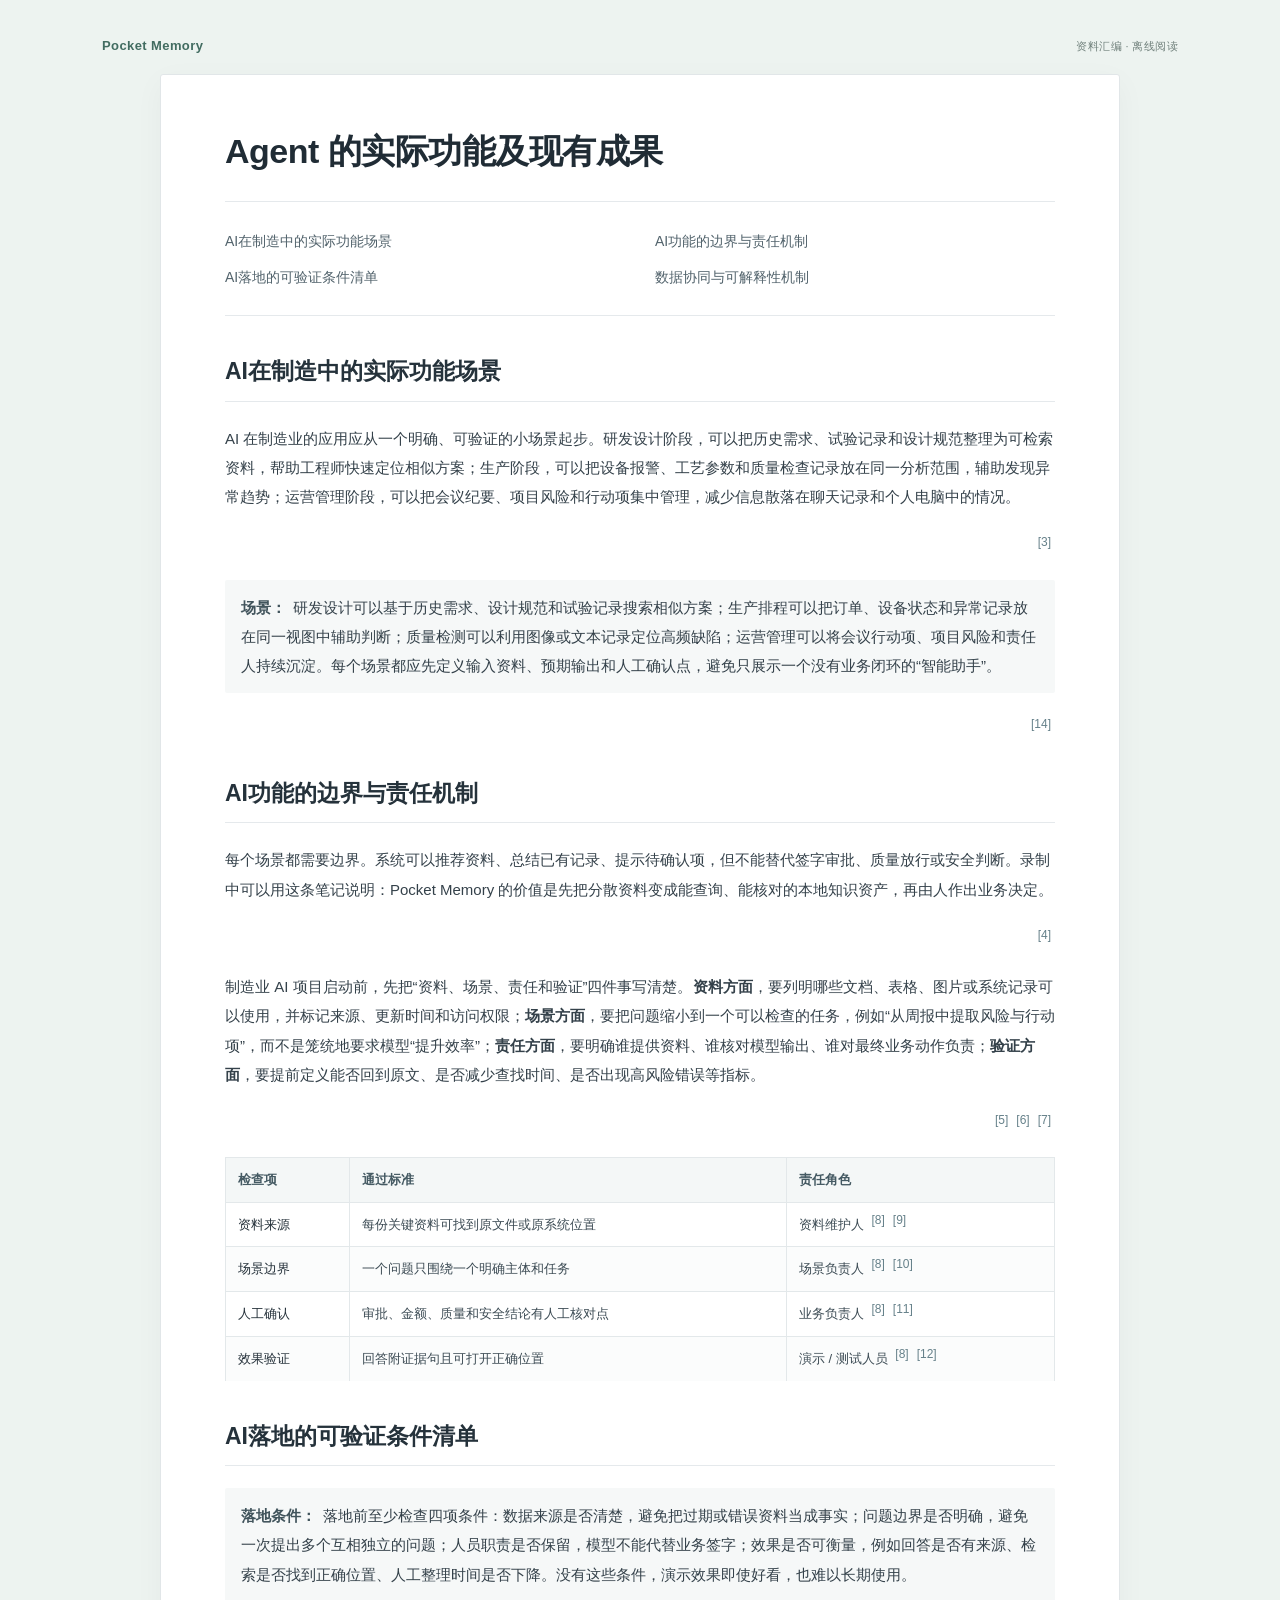
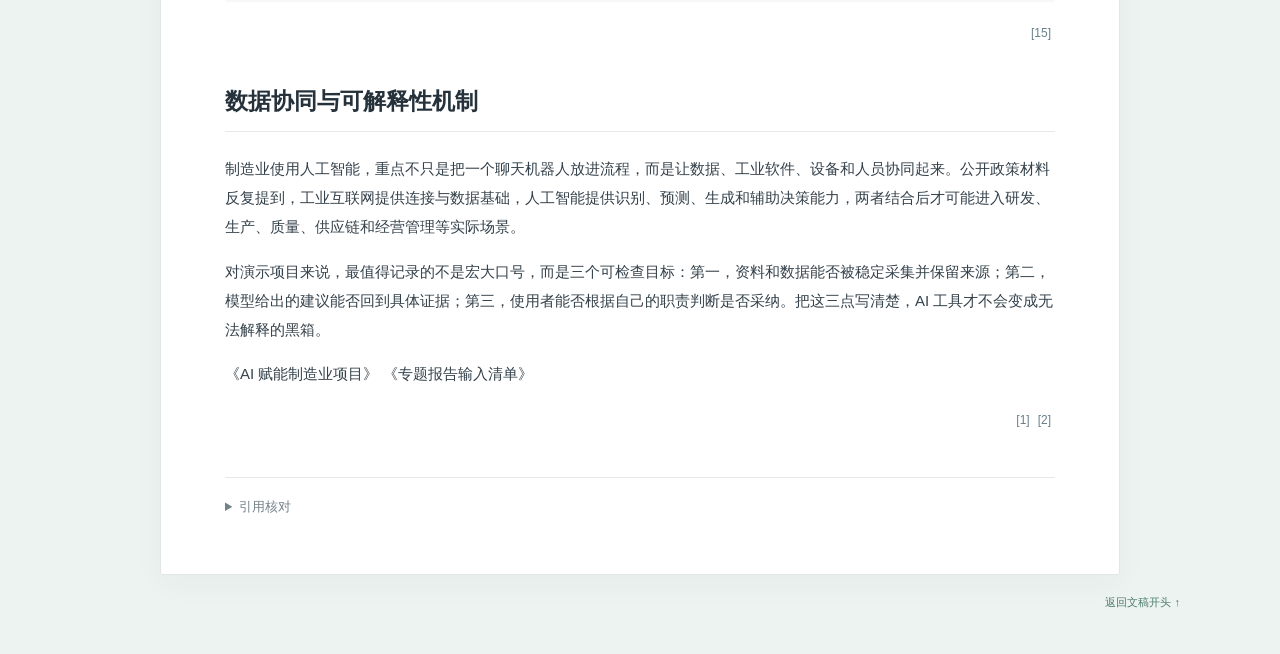
<file: site/static/samples/agent-capabilities-20261118.html>
<!doctype html><html lang="zh-CN"><head><meta charset="utf-8"><meta name="viewport" content="width=device-width,initial-scale=1"><title>Agent 的实际功能及现有成果</title><style>/* Copyright 2026 AshleySama
 * SPDX-License-Identifier: Apache-2.0
 */

:root{--ink:#173b40;--muted:#637b80;--line:#dce6e7;--bg:#f2f6f6;--teal:#087f83;--teal-soft:#e7f4f1;--blue:#537ebd;--amber:#b67729;--red:#b9554e;--paper:#fff;--shadow:0 12px 36px #173b4014}*{box-sizing:border-box}body{margin:0;background:var(--bg);color:var(--ink);font:14px/1.65 "Segoe UI","Microsoft YaHei",sans-serif}button,input,textarea,select{font:inherit}button,a{touch-action:manipulation}button{cursor:pointer;background:#fff;color:var(--ink);border:1px solid var(--line);border-radius:7px;padding:7px 12px;display:inline-flex;gap:7px;align-items:center;justify-content:center}button:hover{border-color:#77b2b4;background:#f5fbfa}button:focus-visible,a:focus-visible,textarea:focus-visible{outline:3px solid #86c5d8;outline-offset:3px}button.primary{background:var(--teal);color:#fff;border-color:var(--teal)}button.ghost{border-color:transparent;background:transparent}button.small{font-size:12px;padding:4px 8px}button.active{background:var(--teal-soft);color:var(--teal);border-color:#b6d9d4}button[disabled]{cursor:default;color:#899b9e;background:#f6f8f8}a{color:var(--teal)}h1,h2,h3,p{margin:0}h1{font-size:28px;line-height:1.45;letter-spacing:-.6px}h2{font-size:18px;line-height:1.45}h3{font-size:15px}svg{display:block}.icon{width:17px;height:17px;flex:none;fill:none;stroke:currentColor;stroke-width:1.6;stroke-linecap:round;stroke-linejoin:round}.sample-banner{height:26px;padding:3px 22px;display:flex;justify-content:space-between;background:#203f44;color:#d9edec;font-size:11px}.appbar{height:57px;background:#fff;border-bottom:1px solid var(--line);display:flex;align-items:center;padding:0 24px;gap:14px}.brand{display:flex;align-items:center;font-weight:700;gap:9px;font-size:15px}.brand img{width:25px;height:25px;object-fit:contain}.separator{height:20px;border-left:1px solid var(--line);margin:0 5px}.appbar .right{margin-left:auto;display:flex;align-items:center;gap:16px;font-size:12px;color:var(--muted)}.appbar a{text-decoration:none}.local-dot{width:6px;height:6px;background:var(--teal);display:inline-block;border-radius:50%;margin-right:5px}.shell{display:grid;grid-template-columns:194px minmax(0,1fr);min-height:calc(100vh - 83px)}.rail{padding:20px 12px;background:#f9fbfb;border-right:1px solid var(--line);position:sticky;top:0;height:100vh;overflow:auto}.rail-label{text-transform:uppercase;font-size:10px;letter-spacing:1.5px;color:var(--muted);padding:0 12px;margin-bottom:9px}.report-kind{display:flex;width:100%;justify-content:flex-start;border:0;background:transparent;padding:8px 12px;margin:2px 0;text-align:left;font-size:13px;gap:10px}.report-kind.active{background:#e2efec;color:#086c70;font-weight:650}.rail-divider{border-top:1px solid var(--line);margin:19px 10px}.outline a{display:flex;gap:10px;padding:7px 12px;color:var(--muted);text-decoration:none;font-size:12px;border-radius:5px}.outline a:hover{background:var(--teal-soft);color:var(--ink)}.outline .ordinal{font-variant-numeric:tabular-nums;color:#92a6a8;font-size:10px}.rail-note{margin:22px 10px 0;padding:11px 0;border-top:1px solid var(--line);font-size:11px;color:var(--muted)}.rail-note strong{display:block;color:var(--ink);margin-bottom:5px}.main{min-width:0}.document-toolbar{padding:12px 30px;border-bottom:1px solid var(--line);display:flex;align-items:center;justify-content:space-between;gap:12px;background:#fff}.crumb{font-size:12px;color:var(--muted)}.crumb b{font-weight:500;color:var(--ink)}.toolbar-actions{display:flex;gap:7px}.report-wrap{max-width:1220px;margin:auto;padding:25px 30px 50px}.report-heading{display:flex;justify-content:space-between;gap:20px;margin-bottom:17px}.eyebrow{font-size:10px;letter-spacing:2px;color:var(--teal);font-weight:700;margin-bottom:5px}.report-meta{display:flex;gap:14px;flex-wrap:wrap;color:var(--muted);font-size:11px;margin-top:9px}.report-meta span+span{border-left:1px solid var(--line);padding-left:14px}.heading-aside{align-self:center;text-align:right;white-space:nowrap}.tag{display:inline-flex;border-radius:4px;padding:2px 7px;background:#e6f2ee;color:#087777;font-size:11px;align-items:center;gap:4px}.tag.amber{background:#fff1dd;color:#92601e}.tag.red{background:#faeae8;color:#a94f49}.tag.blue{background:#edf2fb;color:#527bb1}.tag.neutral{background:#eef2f3;color:#647b80}.micro{font-size:11px;color:var(--muted)}.conclusion{background:#e8f3ef;border:1px solid #c8e2d9;border-left:3px solid var(--teal);padding:14px 18px;margin-bottom:17px;display:grid;grid-template-columns:94px 1fr;gap:14px}.conclusion .label{color:var(--teal);font-size:11px;letter-spacing:1px;font-weight:700;padding-top:3px}.conclusion strong{font-size:15px;display:block;margin-bottom:3px}.conclusion p{font-size:13px;color:#4a696d}.cite{padding:0 4px!important;background:transparent!important;border:0!important;color:var(--teal)!important;vertical-align:baseline;font-size:11px!important;display:inline!important}.metrics{display:grid;grid-template-columns:repeat(4,minmax(0,1fr));border:1px solid var(--line);background:#fff;border-radius:9px;margin-bottom:20px;overflow:hidden}.metric{padding:14px 18px;border-right:1px solid var(--line)}.metric:last-child{border:0}.metric-label{color:var(--muted);font-size:12px;display:flex;align-items:center;gap:4px}.metric-value{font-size:31px;line-height:1.45;letter-spacing:-1px;font-weight:650;font-variant-numeric:tabular-nums}.metric-value small{font-size:15px;font-weight:400;letter-spacing:0;margin-left:4px;color:var(--muted)}.metric-foot{font-size:11px;color:var(--muted)}.metric-foot .warn{color:var(--amber)}.section{margin-top:21px;scroll-margin-top:18px}.section-head{display:flex;align-items:center;gap:8px;margin-bottom:11px}.section-head .number{font-size:10px;color:var(--teal);background:#e1eeeb;padding:3px 6px;border-radius:3px}.section-head .edit{margin-left:auto;font-size:11px;opacity:.65;padding:2px 6px;border:0;background:transparent}.section-head:hover .edit{opacity:1}.section-desc{font-size:13px;color:var(--muted);margin:-3px 0 13px}.two-col{display:grid;grid-template-columns:minmax(0,1.2fr) minmax(0,1fr);gap:16px}.two-col.equal{grid-template-columns:repeat(2,minmax(0,1fr))}.panel{border:1px solid var(--line);border-radius:9px;background:#fff;overflow:hidden}.panel-top{display:flex;align-items:center;justify-content:space-between;padding:13px 16px 7px;gap:10px}.panel-top p{font-size:11px;color:var(--muted);margin-top:2px}.panel-body{padding:8px 16px 14px}.chart-box{min-height:190px}.chart-box svg{width:100%;height:auto;max-height:235px}.legend{display:flex;flex-wrap:wrap;gap:13px;font-size:10px;color:var(--muted);margin-bottom:8px}.legend i{display:inline-block;width:7px;height:7px;border-radius:2px;margin-right:5px}.chart-note{border-top:1px solid #edf1f1;padding:8px 16px;font-size:11px;color:var(--muted)}.table-scroll{overflow-x:auto}table{width:100%;border-collapse:collapse;font-size:12px}th{background:#f2f6f6;font-weight:550;color:#5e757a}th,td{text-align:left;padding:9px 12px;border-bottom:1px solid #e6eded;vertical-align:top}tr:last-child td{border-bottom:0}td strong{font-weight:600}td:first-child{color:var(--ink)}.panel td{line-height:1.65}.table-caption{padding:9px 12px;color:var(--muted);font-size:11px;border-top:1px solid var(--line)}.insights{display:grid;grid-template-columns:repeat(3,minmax(0,1fr));gap:14px}.insight{background:#fff;border:1px solid var(--line);border-radius:8px;padding:14px 16px}.insight .index{font-size:10px;color:var(--teal);font-weight:700}.insight h3{margin:6px 0;font-size:14px}.insight p{font-size:12px;color:var(--muted)}.timeline{display:grid;grid-template-columns:repeat(4,minmax(0,1fr));padding:18px 18px 14px;gap:16px}.milestone{position:relative;border-top:2px solid #c7dddd;padding-top:13px}.milestone:before{content:"";position:absolute;left:0;top:-5px;width:8px;height:8px;border-radius:50%;background:var(--teal)}.milestone.future{border-top-style:dashed}.milestone.future:before{background:#fff;border:2px solid var(--teal)}.milestone time{font-size:11px;color:var(--muted)}.milestone h3{font-size:13px;margin:5px 0}.milestone p{font-size:11px;color:var(--muted);margin-top:5px}.risk-grid{display:grid;grid-template-columns:24px repeat(3,1fr);gap:5px;font-size:10px}.risk-cell{height:43px;border-radius:4px;display:flex;gap:4px;align-items:center;justify-content:center}.risk-cell.low{background:#eff5ed}.risk-cell.mid{background:#faf2df}.risk-cell.high{background:#f7e4dc}.risk-axis{display:flex;align-items:center;justify-content:center;color:var(--muted)}.risk-chip{display:inline-block;background:#fff;border:1px solid #cd9890;padding:2px 6px;border-radius:4px;font-weight:600;font-size:11px}.risk-legend{margin-top:8px;font-size:11px;color:var(--muted)}.risk-copy{padding:0 16px 13px;display:flex;gap:10px;align-items:flex-start;font-size:12px}.risk-copy b{color:var(--red)}.mini-list{list-style:none;margin:0;padding:0}.mini-list li{padding:10px 0;border-bottom:1px solid var(--line);font-size:12px}.mini-list li:last-child{border-bottom:0}.mini-list b{display:block;margin-bottom:3px}.flow{display:grid;grid-template-columns:repeat(4,minmax(0,1fr));gap:23px;padding:22px 17px}.flow-node{position:relative;border:1px solid #cbdedb;background:#f2f8f5;border-radius:7px;padding:12px}.flow-node:not(:last-child):after{content:'→';position:absolute;right:-19px;top:30px;color:#80aaa7}.flow-node b{font-size:13px;display:block}.flow-node small{display:block;color:var(--muted);font-size:11px;margin-top:6px}.flow-node .node-icon{color:var(--teal);margin-bottom:7px}.feature-map{display:grid;grid-template-columns:150px 1fr;gap:16px;align-items:center;padding:20px}.map-root{border-radius:9px;background:#1e5d62;color:white;padding:18px;text-align:center;font-size:16px;font-weight:600}.map-branches{display:grid;gap:8px;border-left:2px solid #d6e5e1;padding-left:17px}.map-node{position:relative;display:flex;align-items:center;gap:15px;border:1px solid var(--line);border-radius:6px;padding:10px 13px;background:#fff;font-size:12px}.map-node:before{content:'';position:absolute;left:-18px;width:17px;border-top:1px solid #cddfda}.map-node b{min-width:67px;color:var(--teal)}.map-node span{color:var(--muted)}.decision-banner{display:flex;gap:14px;align-items:flex-start;padding:14px 17px;background:#fff7e9;border:1px solid #ead8b7;border-radius:7px;font-size:12px}.decision-banner strong{color:#8c611f}.decision-banner .label{flex:none}.board{display:grid;grid-template-columns:repeat(3,minmax(0,1fr));gap:12px}.board-col{background:#edf2f2;border:1px solid var(--line);border-radius:8px;padding:12px}.board-title{display:flex;justify-content:space-between;font-size:12px;font-weight:650;margin-bottom:10px}.task-card{background:#fff;border:1px solid var(--line);border-radius:6px;padding:11px;margin-top:9px;font-size:12px}.task-card p{margin-top:7px;color:var(--muted);font-size:11px}.task-card .due{display:flex;justify-content:space-between;color:var(--muted);font-size:10px;margin-top:10px}.quiz{border:1px solid var(--line);border-radius:7px;background:#fff;margin:8px 0}.quiz summary{cursor:pointer;padding:12px 15px;font-weight:550;font-size:13px}.quiz p{padding:0 15px 13px;font-size:12px;color:var(--muted)}.footnote-block{padding:15px 18px;background:#f7faf9;border:1px solid var(--line);border-radius:7px;font-size:12px;color:var(--muted)}.source-inline-list{display:flex;flex-wrap:wrap;gap:8px;margin-top:10px}.report-footer{display:flex;justify-content:space-between;font-size:10px;color:var(--muted);border-top:1px solid var(--line);margin-top:27px;padding-top:12px}.changed{font-size:10px;color:var(--amber);margin-left:8px}.edited-copy{white-space:pre-wrap;line-height:1.8;margin-bottom:13px;color:#456367;font-size:13px}.toolbar-segment{display:flex;background:#edf2f2;border-radius:6px;padding:3px}.toolbar-segment button{border:0;background:transparent;padding:4px 11px;font-size:12px}.toolbar-segment .active{background:white;box-shadow:0 1px 3px #173b4012;color:var(--teal)}.slide-control{display:none}.present .rail{display:none}.present .shell{display:block}.present .report-wrap{max-width:1140px}.present .section{display:none}.present .section.slide-visible{display:block}.present .slide-control{display:flex;gap:12px;align-items:center}.present .report-footer{display:none}.present .conclusion,.present .metrics{display:none}.present .section{margin-top:16px}.present .section h2{font-size:24px}.present .section-desc{font-size:16px}.present .panel-body{padding:20px}.present table{font-size:15px}.present .chart-box svg{max-height:330px}.present .section-head .edit{display:none}dialog{border:1px solid var(--line);border-radius:12px;padding:0;max-width:calc(100vw - 40px);box-shadow:var(--shadow);color:var(--ink);background:#fff}dialog::backdrop{background:#173b404f;backdrop-filter:blur(2px)}.dialog-head{padding:18px 22px;display:flex;justify-content:space-between;align-items:center;border-bottom:1px solid var(--line)}.dialog-body{padding:20px 22px}.dialog-footer{padding:13px 22px;display:flex;justify-content:flex-end;gap:9px;border-top:1px solid var(--line);background:#f8fbfa}.source-dialog{width:660px}.source-dialog .ref-meta{font-size:11px;color:var(--muted);margin:9px 0}.source-dialog blockquote{margin:14px 0;padding:14px 16px;white-space:pre-wrap;background:#f2f8f5;border-left:3px solid var(--teal);font-size:13px}.source-dialog .source-switch{display:flex;gap:6px;flex-wrap:wrap;margin-top:15px}.edit-dialog{width:650px}.edit-dialog textarea{width:100%;height:190px;resize:vertical;border:1px solid var(--line);border-radius:6px;padding:12px;font-size:14px;line-height:1.8;color:var(--ink)}.edit-dialog label{display:block;margin-bottom:8px;font-size:12px}.export-dialog{width:510px}.export-dialog label{display:block;margin:12px 0;font-size:13px}.toast{position:fixed;bottom:22px;left:50%;transform:translateX(-50%);background:#203f44;color:#fff;font-size:12px;padding:11px 19px;border-radius:8px;box-shadow:var(--shadow);z-index:12}.sheet-tag{font-variant-numeric:tabular-nums}.filter{display:flex;gap:5px}.filter button{font-size:11px;padding:4px 8px}.source-docs{display:grid;grid-template-columns:repeat(3,minmax(0,1fr));gap:10px}.source-doc{display:flex;align-items:center;gap:9px;justify-content:flex-start;padding:12px;font-size:12px}.source-doc .icon{color:var(--teal)}.source-doc small{display:block;color:var(--muted);font-size:10px}.print-appendix{display:none}.empty-value{color:#94a3a5}.decision-note{padding:13px 16px;font-size:12px;color:var(--muted);background:#fff;line-height:1.8}.decision-note b{color:var(--ink)}.highlight-row td{background:#edf7f3}.compare-notice{padding:10px 14px;border-bottom:1px solid var(--line);font-size:11px;color:var(--muted)}.scale-note{font-size:10px;color:var(--muted)}.heading-aside .micro{margin-top:5px}[hidden]{display:none!important}@media(max-width:1100px){.shell{grid-template-columns:175px minmax(0,1fr)}.report-wrap{padding:22px}.document-toolbar{padding:12px 22px}.two-col{gap:12px}.metric{padding:12px}.metric-value{font-size:27px}.rail{padding:18px 8px}.report-kind{font-size:12px}h1{font-size:25px}.flow{gap:18px}.flow-node:not(:last-child):after{right:-16px}}@media(max-width:850px){.shell{grid-template-columns:145px minmax(0,1fr)}.rail{padding:14px 6px}.report-kind{padding:8px}.report-kind .icon{display:none}.report-wrap{padding:18px}.two-col{grid-template-columns:1fr}.two-col.equal{grid-template-columns:1fr}.metric-value{font-size:24px}.metric{padding:10px}.metric-foot{font-size:10px}.insights{gap:8px}.insight{padding:11px}.report-heading{display:block}.heading-aside{display:none}.document-toolbar{padding:10px 18px}.crumb{display:none}.toolbar-actions{margin-left:auto}.source-docs{grid-template-columns:repeat(2,1fr)}.conclusion{grid-template-columns:1fr;gap:3px}.flow{grid-template-columns:repeat(2,minmax(0,1fr));row-gap:12px}.flow-node:nth-child(2):after{display:none}}@media(max-width:600px){.shell{display:block}.rail{position:static;height:auto;padding:8px;overflow:auto;border-right:0;border-bottom:1px solid var(--line)}.rail-label,.outline,.rail-divider,.rail-note{display:none}.type-list{display:flex;gap:4px}.report-kind{width:auto;white-space:nowrap;font-size:11px}.report-kind .icon{display:none}.sample-banner{height:auto;padding:3px 12px;font-size:10px}.sample-banner span:last-child{display:none}.appbar{padding:0 12px;height:50px}.appbar .right{gap:7px}.appbar .local-text{display:none}.report-wrap{padding:17px 12px}.document-toolbar{padding:9px 12px}.metrics{grid-template-columns:repeat(2,1fr)}.metric:nth-child(2){border-right:0}.metric:nth-child(-n+2){border-bottom:1px solid var(--line)}h1{font-size:23px}.insights,.board{grid-template-columns:1fr}.timeline{grid-template-columns:repeat(2,1fr);gap:20px}.feature-map{grid-template-columns:1fr}.map-root{text-align:left;font-size:14px;padding:12px}.report-footer{display:block}.panel-body{padding:8px 12px 12px}.section-head h2{font-size:17px}.report-meta{gap:5px}.report-meta span+span{border:0;padding-left:0}.source-docs{grid-template-columns:1fr}.toolbar-actions button{font-size:12px;padding:6px 8px}.toolbar-segment button{padding:4px 8px}th,td{padding:8px}.flow-node:not(:last-child):after{display:none}}@media print{body{background:#fff;font-size:12px}.sample-banner,.appbar,.rail,.document-toolbar,.toolbar-actions,.edit,.filter,.chart-toggle,.source-docs,dialog,.toast{display:none!important}.shell{display:block}.report-wrap{padding:0;max-width:none}.heading-aside{display:block}.section,.panel,.metrics,.conclusion{break-inside:avoid}.section-head{break-after:avoid}.present .section{display:block}.present .conclusion,.present .metrics{display:grid}.print-appendix{display:block}.report-footer{display:flex}.source-dialog{display:none}.chart-box svg{max-height:220px}a{color:inherit;text-decoration:none}.cite{color:inherit!important}}
/* Real workspace controls; accepted V2 palette and document rhythm retained. */
.appbar{position:sticky;top:0;z-index:3;background:#fff}.appbar .brand{color:#1d4549;text-decoration:none;font-size:18px;font-weight:700}.appbar .right{margin-left:auto}.button{border:1px solid #cbdcda;border-radius:7px;padding:7px 12px;text-decoration:none;color:#31595d;font-size:13px}.rail{top:62px}.rail button{cursor:pointer}.kind-index{font-size:10px;margin-right:10px;opacity:.65}.history-item{display:block;text-align:left;width:100%;padding:9px;border:0;border-bottom:1px solid #dce7e4;background:transparent;font-size:12px;line-height:1.6;margin-bottom:4px}.history-item small{display:block;color:#6b8587}.welcome{padding:25px 10px}.welcome h1{margin-top:12px}.welcome>p{max-width:680px;margin:18px 0;color:#5c7779}.welcome-grid{display:grid;grid-template-columns:repeat(3,1fr);gap:18px;margin-top:35px}.welcome-grid>div{background:white;padding:22px;border:1px solid #d9e6e2;border-radius:8px}.welcome-grid p{color:#668184;font-size:13px;margin-top:12px}.muted{color:#627e82;font-size:13px}.progress-panel{margin:18px 30px;background:#e5f4ee;border:1px solid #afd6cc;padding:18px;border-radius:8px;display:flex;gap:14px;font-size:14px}.progress-panel p{font-size:12px;color:#547b78;margin-top:5px}.pulse{width:10px;height:10px;background:#248b88;border-radius:50%;margin-top:6px;animation:blink 1.5s infinite}@keyframes blink{50%{opacity:.25}}.create-dialog{width:720px}.create-dialog h2,.edit-dialog h2,.source-dialog h2{font-size:18px;margin:0}.create-dialog label:not(.source-option){display:block;margin-bottom:14px;font-size:13px;font-weight:600}input:not([type=checkbox]),select{width:100%;font:inherit;color:inherit;border:1px solid #bfd4d0;border-radius:6px;padding:10px;margin-top:6px;background:white}.source-picker-head{display:flex;justify-content:space-between;margin-top:18px;font-size:13px}.source-picker-head span{color:#218e8f}#source-picker{height:280px;overflow:auto;margin-top:12px;border:1px solid #dae7e4;border-radius:6px}.source-option{display:flex;align-items:center;gap:12px;padding:10px 14px;border-bottom:1px solid #e7efed;font-size:13px;cursor:pointer}.source-option input{accent-color:#218e8f}.source-option small{display:block;color:#718889;font-size:11px}.error{color:#ac432c;font-size:13px}.distribution>div{display:flex;justify-content:space-between;border-bottom:1px solid #e3ebe8;padding:8px 0;font-size:13px}.record-panel{margin:12px 0}.record-panel p{font-size:14px;line-height:1.85;margin:10px 0}.panel summary{padding:12px 18px;color:#287c7b;font-size:13px;cursor:pointer}.insight p{color:#284f52;line-height:1.8;margin:10px 0}.insight small{color:#798e8e;font-size:10px}.metric-value small{font-size:12px;font-weight:400;color:#6a8887}.source-dialog pre{white-space:pre-wrap;overflow-wrap:anywhere;font:13px/1.9 inherit;padding:15px;background:#f5f8f7}.source-dialog details{margin-top:14px;font-size:13px}.source-dialog mark{background:#fff0ad}.outline a{display:block;color:#587b7c;font-size:12px;padding:7px 9px;text-decoration:none}.outline a:hover{color:#187d7c;background:#e6f2ed}.tag.amber{color:#9a6b25;background:#fff2d9}.section{scroll-margin-top:150px}.table-scroll table{min-width:620px}.table-scroll td{font-size:13px;line-height:1.7}.table-scroll th{font-size:12px;white-space:nowrap}.table-scroll td:first-child{min-width:140px}.appbar{height:62px}.report-wrap{max-width:1240px}.chart-box{padding:20px}.insights{grid-template-columns:repeat(2,minmax(0,1fr))}.report-heading h1{max-width:960px;line-height:1.4}.report-kind{display:flex;align-items:center}.rail-label{margin-top:18px}.document-toolbar{position:sticky;top:62px;z-index:2;background:#f7faf8;border-bottom:1px solid #dce8e4}.report-meta{margin-top:10px}.section-head button.edit{flex-shrink:0}button:disabled{opacity:.5;cursor:default}button:focus-visible,a:focus-visible,input:focus-visible,select:focus-visible,summary:focus-visible{outline:2px solid #187e81;outline-offset:3px}
@media(max-width:700px){.welcome-grid,.insights{grid-template-columns:1fr}.appbar>span{display:none}.document-toolbar{position:static}.rail{top:auto}.create-dialog{width:95vw}.table-scroll td{font-size:12px}.toolbar-actions{flex-wrap:wrap}.report-heading h1{font-size:24px}}@media(prefers-reduced-motion:reduce){*{animation:none!important;transition:none!important}}@media print{.appbar,.document-toolbar{position:static}.section{display:block!important}.table-scroll{overflow:visible}.insights{display:block}.insight{margin-bottom:8px}.panel details:not([open])>table{display:table}}

.recorded-grid{display:grid;grid-template-columns:repeat(3,minmax(0,1fr));gap:0}.recorded-grid article{padding:17px;border-right:1px solid #e0eae6}.recorded-grid article:last-child{border-right:0}.recorded-grid .index{color:#218e8f;font-size:12px;font-weight:700}.recorded-grid p{font-size:13px;line-height:1.8;margin:9px 0}.panel-head{padding:14px 18px;display:flex;justify-content:space-between;align-items:center;gap:14px;border-bottom:1px solid #e2ebe7}.panel-head h3{font-size:14px;margin:0}.ocr-record p{white-space:pre-wrap;color:#628085}@media(max-width:800px){.recorded-grid{grid-template-columns:1fr}.recorded-grid article{border-right:0;border-bottom:1px solid #e0eae6}}
.source-shape{margin:15px 0}.evidence-grid,.comparison-grid,.action-board{display:grid;grid-template-columns:repeat(3,minmax(0,1fr));gap:13px}.evidence-grid{padding:16px}.evidence-grid article{border:1px solid #d6e6df;border-radius:7px;padding:13px;background:#f6faf8}.evidence-grid p,.comparison-grid p,.action-board p{font-size:13px;line-height:1.85;white-space:pre-wrap;overflow-wrap:anywhere}.item-number{font-size:11px;letter-spacing:1px;color:#17817e;font-weight:700}.evidence-flow{display:flex;flex-wrap:wrap;gap:24px;padding:20px}.evidence-flow article{flex:1 1 145px;position:relative;padding:13px;background:#eaf4f0;border:1px solid #c5dfd5;border-radius:7px;overflow-wrap:anywhere}.evidence-flow article:not(:last-child):after{content:'→';position:absolute;right:-21px;top:40%;color:#558c8b}.evidence-flow p{font-size:13px;line-height:1.8}.meeting-context{display:flex;flex-wrap:wrap;gap:12px;padding:16px;margin-bottom:16px;background:#fff5e6;border:1px solid #ead6b8;border-radius:7px;font-size:12px}.meeting-context b{flex-basis:100%;color:#88611f}.action-board dl{font-size:12px;display:grid;grid-template-columns:110px 1fr;margin:12px 0 0;gap:6px}.action-board dt{color:#67817f}.action-board dd{margin:0}.full-source{margin:14px 0}.full-source>summary{display:flex;align-items:center;justify-content:space-between;gap:15px}.full-source>summary:before{content:'▾';margin-right:8px}.full-source:not([open])>summary:before{content:'▸'}.full-source>summary b{flex:1}.full-source>summary span{font-size:11px;color:#7c9191}.source-passage{border-bottom:1px solid #e5eeea;padding:13px 0}.source-passage small{color:#7b9190;font-size:11px}.source-passage p{white-space:pre-wrap;font-size:14px;line-height:1.85;margin:6px 0}.original-table{margin:16px 0}.original-table h3{margin:10px 0}.edited-copy{white-space:pre-wrap;padding:14px 16px;background:#fff8ea;border-left:3px solid #c59c51;margin-bottom:10px;font-size:13px;line-height:1.8}@media(max-width:1050px){.evidence-grid,.comparison-grid,.action-board{grid-template-columns:repeat(2,minmax(0,1fr))}}@media(max-width:680px){.evidence-grid,.comparison-grid,.action-board{grid-template-columns:1fr}.full-source>summary span{display:none}.evidence-flow{display:block}.evidence-flow article{margin-bottom:22px}.evidence-flow article:not(:last-child):after{content:'↓';top:auto;bottom:-25px;right:50%}}@media print{.full-source>summary{display:block}.source-shape,.full-source{break-inside:auto}.evidence-grid article,.evidence-flow article,.source-passage{break-inside:avoid}}
.section{scroll-margin-top:150px}

/* Report document layout: compact conclusions, readable prose and quiet tables. */
:root{--ink:#253439;--muted:#67767b;--line:#dce2e4;--bg:#eef1f2;--teal:#246d70;--teal-soft:#e9f1f0}
body{font-size:14px;line-height:1.7}
.shell>main{min-width:0;padding-bottom:36px}
.shell{min-height:calc(100vh - 62px);grid-template-columns:202px minmax(0,1fr)}
.appbar{padding:0 24px}.appbar .brand{font-size:16px;color:var(--ink)}
.rail{height:calc(100vh - 62px);background:#f6f8f8;padding:14px 12px}
.rail-label{font-size:11px;letter-spacing:.6px}.report-kind{font-size:13px;padding:9px 10px}
.kind-index{margin-right:2px;font-variant-numeric:tabular-nums}
.document-toolbar{padding:11px 26px;background:#f8fafa}
.toolbar-actions{flex-wrap:wrap}.crumb{font-size:12px}
.report-wrap{max-width:1120px;margin:24px auto 0;padding:36px 44px 32px;background:#fff;border:1px solid var(--line);border-radius:4px;box-shadow:0 2px 8px #26393b05}
.report-heading{display:block;margin:0 0 30px;padding-bottom:21px;border-bottom:2px solid #3c5055}
.report-title-row{display:flex;justify-content:space-between;align-items:flex-start;gap:20px}
.report-heading h1{font-size:29px;line-height:1.45;letter-spacing:0;font-weight:650;overflow-wrap:anywhere}
.report-heading .eyebrow{font-size:12px;font-weight:500;letter-spacing:1px;color:var(--muted);margin-bottom:10px}
.report-review{flex-shrink:0;padding:4px 9px;border:1px solid #d8e3e2;color:#536f71;border-radius:4px;font-size:12px;margin-top:3px}
.report-meta{margin-top:15px;gap:14px;font-size:12px}
.section{margin-top:30px}.section-head{margin-bottom:15px;gap:10px;border-bottom:1px solid var(--line);padding-bottom:9px;align-items:baseline}
.section-head h2{font-size:19px;font-weight:650;color:var(--ink)}
.section-number{font-size:12px;color:#5f797b;letter-spacing:.5px;font-variant-numeric:tabular-nums}
.section-head .edit{opacity:1;color:var(--muted);font-size:12px;padding:3px 6px}
.summary-list{display:block;margin:0;padding:0 0 0 27px;list-style:decimal}
.summary-list>li{padding:5px 0 9px 5px;break-inside:avoid;font-size:15px;line-height:1.9;color:var(--ink)}
.summary-list>li::marker{font-size:12px;color:#607579;font-variant-numeric:tabular-nums}
.summary-list p{margin:0;overflow-wrap:anywhere}.summary-topic{font-weight:600}
.summary-source{display:block;font-size:12px;color:var(--muted);margin-top:3px}
.section-desc{font-size:13px;line-height:1.8;margin:0 0 14px}
.cite{font-size:12px!important;white-space:nowrap;padding:1px 3px!important;text-decoration:none}
.cite:hover{text-decoration:underline}.cite:focus-visible{outline:2px solid var(--teal)}
.panel{border-radius:4px;box-shadow:none;border-color:var(--line);margin-bottom:14px}
.panel-head{padding:12px 16px;background:#f7f9f9;gap:12px;border-bottom:1px solid var(--line);align-items:baseline}
.panel-head h3{font-size:14px;font-weight:600;line-height:1.6;overflow-wrap:anywhere}
.panel-head small{font-size:11px;color:var(--muted);white-space:nowrap}
.panel-body{padding:6px 17px 15px}.panel-body p{overflow-wrap:anywhere}
.record-panel p,.source-passage p{font-size:15px;line-height:1.9;margin:12px 0;white-space:pre-wrap}
.record-panel{margin:0 0 18px}.source-passage{padding:8px 0}
.recorded-grid{display:block}.recorded-grid article{display:grid;grid-template-columns:24px 1fr;gap:10px;padding:12px 16px;border-right:0;border-bottom:1px solid var(--line)}
.recorded-grid article:last-child{border-bottom:0}.recorded-grid p{margin:0;font-size:14px;line-height:1.9}
.recorded-grid .index{font-size:12px;padding-top:3px;color:#5f797b}
.table-scroll table{font-size:13px}.table-scroll th{background:#f0f3f3;color:#405357;font-size:13px;font-weight:600;padding:11px 13px}
.table-scroll td{padding:12px 13px;font-size:14px;line-height:1.8;overflow-wrap:anywhere}
.table-scroll tr:nth-child(even) td{background:#fafbfb}.table-scroll th,.table-scroll td{border-color:#e3e8e9}
.table-caption{padding:10px 14px;line-height:1.8;font-size:12px;background:#fafbfb}
.chart-box{padding:22px}.chart-box svg{max-height:300px}
.two-col{gap:18px}.distribution>div{font-size:13px}.source-docs{display:flex;flex-wrap:wrap;gap:10px}
.source-doc{border:1px solid var(--line);border-radius:4px;padding:10px 14px;background:#fafbfb;display:flex;flex-direction:column}
.source-doc small{font-size:12px;color:var(--muted)}
.decision-banner{border:1px solid #e2e1d8;border-left:3px solid #a79b7c;border-radius:3px;background:#faf9f5;color:#596266;padding:15px 18px;font-size:13px;line-height:1.9}
.decision-banner strong{color:#675f4c;font-weight:600}.decision-banner ul{padding-left:19px;margin:8px 0}
.decision-banner li+li{margin-top:5px}.report-footer{font-size:11px;gap:16px;line-height:1.8;flex-wrap:wrap;padding-top:16px}
.full-source>summary{background:#f7f9f9}.full-source>summary b{font-size:14px}
.full-source>summary span{font-size:12px}.source-passage small{font-size:12px;color:var(--muted)}
.evidence-grid{display:block;padding:0 16px}.evidence-grid article{display:grid;grid-template-columns:24px 1fr;gap:10px;padding:12px 0;border:0;border-bottom:1px solid var(--line);border-radius:0;background:transparent}
.evidence-grid article:last-child{border-bottom:0}.evidence-grid p{font-size:14px}
.comparison-grid,.action-board{gap:12px}.evidence-flow article{background:#f4f8f7;border-color:#d7e3df;border-radius:4px}
.meeting-context{background:#f7f7f2;border-color:#e0e1d7;color:#64706c;border-radius:4px}.meeting-context b{color:#53645e}
.edited-copy{font-size:14px;background:#faf8f0;border-left-width:2px;padding:12px 16px}
.appendix h2{font-size:20px}.appendix article{break-inside:avoid}.appendix h3{font-size:14px}
.appendix blockquote{font-size:14px;line-height:1.9;overflow-wrap:anywhere}
.appendix small{font-size:11px;color:var(--muted);overflow-wrap:anywhere}
.present .report-wrap{max-width:1120px}.present .section{margin-top:24px}
@media(min-width:1440px){.report-wrap{margin-left:auto;margin-right:auto}.shell>main{padding-left:24px;padding-right:24px}.document-toolbar{margin:0 -24px}}
@media(max-width:1100px){.report-wrap{margin:18px 20px 0;padding:28px}.document-toolbar{padding:10px 20px}.report-title-row{flex-wrap:wrap;gap:10px}.report-review{margin:0}.report-heading h1{font-size:26px}}
@media(max-width:760px){.shell{display:block}.rail{display:none}.report-wrap{margin:12px 10px 0;padding:22px 18px}.appbar{padding:0 14px}.appbar .right{gap:8px}.local-text{display:none}.document-toolbar{padding:10px 14px;position:static;flex-wrap:wrap}.toolbar-actions{gap:6px}.toolbar-actions button{font-size:12px;padding:6px 9px}.report-heading h1{font-size:25px}.report-meta{gap:8px;font-size:11px}.report-meta span+span{padding-left:8px}.summary-list{padding-left:22px}.summary-list>li{font-size:14px;padding-left:3px}.section-head h2{font-size:18px}.two-col{grid-template-columns:1fr}.report-footer{display:block}.report-footer span{display:block}.comparison-grid,.action-board{grid-template-columns:1fr}}
@media print{body{background:#fff;color:#222;font-size:11pt}.appbar,.rail,.document-toolbar,.progress-panel,.edit,.toast{display:none!important}.shell{display:block}.shell>main{padding:0}.report-wrap,.present .report-wrap{max-width:none;border:0;box-shadow:none;border-radius:0;margin:0;padding:0}.section,.present .section{display:block!important;break-inside:auto;margin-top:22px;scroll-margin-top:0}.section-head{break-after:avoid}.report-heading{break-after:avoid}.summary-list>li,.recorded-grid article{break-inside:avoid}.table-scroll{overflow:visible}.table-scroll table{min-width:0;width:100%;table-layout:auto}.table-scroll td,.table-scroll th{padding:7px;font-size:10pt}.table-scroll th{white-space:normal}thead{display:table-header-group}tr{break-inside:avoid}.panel{break-inside:auto}.report-review{font-size:9pt}.cite{font-size:9pt!important}.report-title-row{flex-wrap:nowrap}}
/* Saved report actions: reveal on hover or keyboard focus, without shifting titles. */
.history-row{display:flex;align-items:center;gap:2px;border-bottom:1px solid var(--line);border-radius:4px}
.history-row:hover,.history-row:focus-within{background:#edf2f1}
.history-row .history-item{flex:1;min-width:0;margin:0;border:0;background:transparent;padding:10px 8px}
.history-item>span{display:block;overflow:hidden;text-overflow:ellipsis;white-space:nowrap}
.history-delete{flex:0 0 28px;width:28px;height:30px;margin-right:3px;padding:5px;border:0;background:transparent;color:#7f8b8d;opacity:0;pointer-events:none}
.history-row:hover .history-delete,.history-row:focus-within .history-delete{opacity:1;pointer-events:auto}
.history-delete:hover{background:#f8e9e7;color:#a23f36}
.history-delete svg{width:17px;height:17px;fill:none;stroke:currentColor;stroke-width:1.6;stroke-linecap:round;stroke-linejoin:round}
.delete-dialog{width:420px;max-width:calc(100vw - 32px)}.delete-dialog h2{font-size:18px}
.delete-report-name{font-weight:600;font-size:15px;overflow-wrap:anywhere;margin-bottom:12px}
button.danger{background:#a8453b;border-color:#a8453b;color:#fff}button.danger:hover{background:#913b32}
button.danger:disabled{background:#b99590;border-color:#b99590;color:#fff}
.toast button{margin-left:14px;padding:3px 8px;border-color:#a9c0bf;background:transparent;color:inherit;font-size:12px}
@media(hover:none){.history-delete{opacity:1;pointer-events:auto}}
/* Keep provenance available without repeating it below every report point. */
.report-source-index{margin-top:24px;border-top:1px solid var(--line);padding-top:12px;font-size:12px;color:var(--muted)}
.report-source-index summary{cursor:pointer;font-weight:600;color:var(--ink)}
.report-source-index ul{list-style:none;margin:10px 0 0;padding:0}
.report-source-index li{padding:5px 0;overflow-wrap:anywhere}
.source-paragraph,.group-context{white-space:pre-wrap;line-height:1.9;overflow-wrap:anywhere}
.source-paragraph{padding-top:10px}.report-method li{padding:3px 0}
.appendix>summary{cursor:pointer;font-size:14px;font-weight:600;border-top:1px solid var(--line);padding-top:14px}
.appendix>p{margin-top:12px;font-size:12px;color:var(--muted)}
.appbar .brand img{width:31px;height:31px;flex:0 0 31px;object-fit:contain}
/* Quiet export receipt, aligned with the report paper; paths stay in details. */
.report-export-result{max-width:1120px;min-width:0;margin:16px auto 0;padding:8px 12px;border:1px solid var(--work-border,var(--line));border-radius:4px;background:var(--work-surface,#f5f8f7);color:var(--work-text,var(--ink));font-size:12px;scroll-margin-top:132px}
.report-export-result[hidden],.export-details[hidden]{display:none}
.export-result-line{display:grid;grid-template-columns:auto minmax(0,1fr) auto;gap:10px;align-items:center;min-height:28px}
.export-saved{color:var(--work-muted,var(--muted));white-space:nowrap}
.export-filename{min-width:0;overflow:hidden;text-overflow:ellipsis;white-space:nowrap;font-size:13px}
.export-primary-actions,.export-detail-actions{display:flex;align-items:center;gap:4px}
.export-primary-actions button,.export-detail-actions button,.export-detail-actions .button{padding:5px 7px;min-height:28px;border:0;border-radius:3px;background:transparent;color:var(--work-text,var(--ink));font-size:12px;white-space:nowrap;box-shadow:none}
.export-primary-actions button:hover,.export-detail-actions button:hover,.export-detail-actions .button:hover{background:var(--work-active,#e4eeea)}
.export-primary-actions #export-details-toggle{display:inline-flex;align-items:center;gap:3px;color:var(--work-muted,var(--muted))}
#export-details-toggle svg{width:12px;height:12px;fill:none;stroke:currentColor;stroke-width:1.5;stroke-linecap:round;stroke-linejoin:round}
#export-details-toggle[aria-expanded=true] svg{transform:rotate(180deg)}
.export-primary-actions .export-dismiss{width:28px;padding:2px;font-size:19px;line-height:1;color:var(--work-muted,var(--muted))}
.export-details{margin-top:8px;padding-top:10px;border-top:1px solid var(--work-border,var(--line))}
.export-details label{display:block;margin-bottom:4px;color:var(--work-muted,var(--muted));font-size:12px}
.export-details input{display:block;width:100%;box-sizing:border-box;padding:7px 9px;margin-top:0;border:1px solid var(--work-border,var(--line));border-radius:3px;background:var(--work-button,#fff);color:var(--work-text,var(--ink));font:inherit;font-size:12px;line-height:1.6}
.export-detail-actions{flex-wrap:wrap;margin-top:6px}.export-detail-actions span{margin-left:6px;color:var(--work-muted,var(--muted));overflow-wrap:anywhere}
@media(max-width:1100px){.report-export-result{margin:12px 20px 0}}
@media(max-width:760px){.report-export-result{margin:10px 10px 0;scroll-margin-top:72px}}
@media(max-width:600px){.export-result-line{gap:3px 8px}.export-primary-actions{grid-column:1/-1;justify-content:flex-end}.export-result-line{grid-template-columns:auto minmax(0,1fr)}}
@media print{.report-export-result{display:none!important}}

/* Document polish: keep all report text present; motion only supports navigation. */
.rail #new-report{width:100%;min-height:39px;margin:2px 0 8px;font-weight:600}
.rail-label{margin-top:19px;margin-bottom:8px}
.rail-divider{margin:19px 8px 0}
.outline:empty::after{content:'打开文稿后显示章节';display:block;padding:4px 10px;color:var(--muted);font-size:12px}
.outline a{display:flex;align-items:baseline;gap:9px;line-height:1.6;padding:8px 10px;border-left:2px solid transparent;border-radius:0 5px 5px 0}
.outline .ordinal{flex:none;font-size:10px;font-variant-numeric:tabular-nums}
.outline a[aria-current="location"]{border-left-color:var(--teal);color:var(--teal);background:var(--teal-soft)}
.rail #history>.muted{padding:4px 10px;font-size:12px}
.document-toolbar{min-height:61px}
.report-wrap{position:relative;max-width:1080px;margin:24px auto 0;padding:38px 48px 40px;border-color:#d8e4e2;border-top:3px solid #5a9997;border-radius:4px;box-shadow:0 12px 36px #254b4810}
.report-heading{padding-bottom:24px;border-bottom:1px solid #cbdcda;margin-bottom:32px}
.report-heading .eyebrow{color:#4f7a79;font-size:11px;letter-spacing:1.6px;margin-bottom:12px}
.report-heading h1{font-size:31px;line-height:1.5;font-weight:650;letter-spacing:.1px}
.report-meta{font-size:11px;color:#6b7c7d;margin-top:18px;row-gap:7px}
.report-review{color:#587473;background:#f4f8f6;border-color:#d7e5df;font-size:11px;padding:4px 8px}
.section{margin-top:34px}
.section-head{padding-bottom:10px;margin-bottom:17px;border-color:#dce6e3}
.section-head h2{font-size:19px;letter-spacing:.15px}
.section-number{font-size:13px;letter-spacing:.6px;font-weight:500;color:#458985}
.section-head .edit{border-radius:4px;color:#6b7d7b}
.section-head .edit:hover{background:#edf5f1;color:#246d70}
.summary-list>li{padding-top:5px;padding-bottom:11px;font-size:15px;line-height:1.95}
.summary-list>li::marker{color:#648a86}
.summary-topic{font-weight:650;color:#274e4c}
.record-panel>h3{font-size:15px;line-height:1.8;margin:22px 0 9px;color:#385954}
.section>.record-panel.panel{border:0;border-bottom:1px solid #e4ece8;border-radius:0;padding-bottom:14px;margin-bottom:23px}
.section>.record-panel.panel>.panel-head{background:transparent;padding:6px 0 12px;border-bottom:0}
.section>.record-panel.panel>.panel-body{padding:0}
.panel-head{background:#f5f9f7}
.table-scroll th{background:#edf4f1;color:#3a615b}
.table-scroll tr:nth-child(even) td{background:#fafcfb}
.table-scroll td,.table-scroll th{border-color:#e0e9e5}
.report-source-index{padding-top:15px;border-color:#dce6e3}
.report-source-index summary,.appendix>summary{color:#4b6c66;line-height:1.7}
.report-source-index li{padding:6px 0}
.report-footer{margin-top:35px;color:#73817d;border-color:#dce6e3}
.report-wrap .cite{border-radius:3px;color:#187b73!important;text-underline-offset:3px}
.report-wrap .cite:hover{background:#e7f3ed!important}
.report-wrap a[href^="#section-"]{text-decoration:none;text-underline-offset:4px}
.report-wrap a[href^="#section-"]:hover{text-decoration:underline}
.section:target>.section-head{border-bottom-color:#4b9c92}

/* A quiet starting page with one primary action and a clear three-step flow. */
.welcome{padding:17px 0 10px}
.welcome .eyebrow{font-size:11px;letter-spacing:1.2px;color:#477e78}
.welcome h1{font-size:30px;font-weight:650;line-height:1.55;margin-top:14px}
.welcome>p{max-width:640px;line-height:1.9;margin:17px 0 23px;color:#677f7c}
.welcome>#begin{min-height:42px;padding:9px 17px;gap:16px}
.welcome-grid{gap:27px;margin-top:37px;padding-top:25px;border-top:1px solid #dce7e3}
.welcome-grid>div{position:relative;background:transparent;border:0;border-radius:0;padding:0 0 0 33px}
.welcome-step{position:absolute;left:0;top:1px;color:#70a29a;font-size:11px;letter-spacing:1px;font-variant-numeric:tabular-nums}
.welcome-grid b{font-size:14px;font-weight:600;color:#365c55}
.welcome-grid p{margin-top:8px;font-size:12px;line-height:1.85;color:#758782}

/* The creation dialog fits the viewport; only its source list scrolls. */
.create-dialog{width:760px;max-width:calc(100vw - 36px);height:min(680px,calc(100dvh - 36px));max-height:calc(100dvh - 36px);overflow:hidden;border-radius:12px}
.create-dialog form{display:flex;flex-direction:column;height:100%;min-height:0}
.create-dialog .dialog-head{flex:none;padding:18px 24px 16px;gap:14px}
.create-dialog .dialog-head .eyebrow{font-size:10px;letter-spacing:1px;font-weight:500;display:block;margin-bottom:4px}
.create-dialog .dialog-head h2{font-size:20px;font-weight:650}
.create-dialog .dialog-head>button{width:31px;height:31px;padding:0;border-color:transparent;color:var(--muted);font-size:20px}
.create-dialog .dialog-body{flex:1;min-height:0;display:flex;flex-direction:column;padding:18px 24px 12px;overflow:hidden}
.create-fields{display:grid;grid-template-columns:minmax(180px,.85fr) minmax(0,1.35fr);gap:16px;flex:none;padding-bottom:17px;border-bottom:1px solid var(--line)}
.create-dialog .create-fields label{margin-bottom:0;font-size:12px;color:var(--muted);font-weight:500}
.create-fields input,.create-fields select{color:var(--ink);height:42px;padding:8px 10px;font-size:13px}
.source-picker-region{display:flex;flex-direction:column;flex:1;min-height:0}
.source-picker-head{flex:none;margin-top:16px;align-items:center;gap:12px}
.source-picker-head b{font-size:14px;font-weight:600}
.source-picker-head .source-limit{color:var(--muted);font-size:11px;font-weight:400;margin-left:7px}
#selected-count{font-size:12px;font-variant-numeric:tabular-nums;white-space:nowrap}
.source-help{flex:none;font-size:11px;line-height:1.7;margin-top:5px}
.create-dialog #source-search{flex:none;margin-top:11px;height:38px;font-size:12px;padding:8px 11px}
.create-dialog #source-picker{flex:1;min-height:0;height:auto;margin-top:10px;overflow:auto;overscroll-behavior:contain;scrollbar-gutter:stable;border-radius:6px}
.source-option{min-height:62px;gap:11px;padding:10px 13px;line-height:1.6}
.source-option>span{min-width:0;overflow-wrap:anywhere}
.source-option b{font-weight:550}
.source-option small{margin-top:3px}
.source-option:last-child{border-bottom:0}
.source-option:has(input:checked){background:#eaf4ee}
.source-option:focus-within{outline:2px solid #62a59b;outline-offset:-2px}
.source-option input{width:15px;height:15px;flex:0 0 15px}
.source-empty{padding:25px 14px;text-align:center;color:var(--muted);font-size:12px}
.create-dialog #create-error{flex:none;font-size:12px;margin-top:8px}
.create-dialog #create-error:empty{display:none}
.create-dialog .dialog-footer{flex:none;align-items:center;padding:14px 24px;gap:8px}
.create-footer-note{margin-right:auto;font-size:11px;color:var(--muted)}
.create-dialog .dialog-footer button{min-height:38px;padding:7px 15px;font-size:13px}
.source-dialog{max-height:calc(100dvh - 48px)}
.source-dialog .dialog-body{line-height:1.9}
.source-dialog blockquote{border-left-color:#64a49a;background:#eff7f2;border-radius:0 5px 5px 0;font-size:14px;line-height:1.95;overflow-wrap:anywhere}
.source-dialog details>summary{cursor:pointer;color:#426c65}
.source-dialog pre{border-radius:5px;font-family:inherit}
.source-dialog mark{background:#f5e8a9;color:#3d4b41;border-radius:2px}

/* The same static paper is embedded in each offline HTML export. */
body.export-document{padding:35px 24px 42px;background:#edf3f0;color:#253439}
.export-masthead,.export-page-end{max-width:1080px;margin:auto;display:flex;justify-content:space-between;align-items:center;gap:20px;font-size:11px;color:#71817c}
.export-masthead{padding:0 2px 17px;letter-spacing:.4px}
.export-masthead strong{font-size:13px;color:#426c61;font-weight:650}
.export-document .report-wrap{margin:0 auto;max-width:1080px;padding:48px 62px 43px}
.export-document .edit{display:none!important}
.export-document .appendix article{scroll-margin-top:24px;margin:24px 0;padding:14px 0;border-bottom:1px solid #e3eae6}
.export-document .appendix h3{font-size:14px;color:#3c6057;line-height:1.8;overflow-wrap:anywhere}
.export-document .appendix blockquote{white-space:pre-wrap;margin:12px 0;padding:14px 18px;border-left:3px solid #79aa9e;border-radius:0 4px 4px 0;background:#f1f7f3;font-size:14px;line-height:1.9}
.export-document .appendix article:target{outline:2px solid #91bbac;outline-offset:7px;border-radius:3px;background:#f4f9f5}
.export-page-end{justify-content:flex-end;padding-top:18px}
.export-page-end a{color:#4c7b6d;text-decoration:none}
.export-page-end a:hover{text-decoration:underline}

@media screen and (prefers-reduced-motion:no-preference){
  html{scroll-behavior:smooth}
  button,.button,.outline a,.source-option,.history-row{transition:background-color 160ms ease,border-color 160ms ease,color 160ms ease,box-shadow 160ms ease}
  button:not(:disabled):active,.button:active{transform:translateY(1px)}
  #begin span,#export-details-toggle svg{transition:transform 180ms ease}
  #begin:hover span{transform:translate(2px,-2px)}
  .welcome,.report-heading{animation:report-enter 360ms ease-out}
  dialog[open]{animation:report-dialog-enter 200ms ease-out}
  dialog[open]::backdrop{animation:report-backdrop-enter 200ms ease-out}
  .present .section.slide-visible{animation:report-enter 240ms ease-out}
  details[open]>:is(ul,ol,p,pre,blockquote,.panel-body,.table-scroll),.export-details:not([hidden]){animation:report-expand 180ms ease-out}
  #source-dialog[open] blockquote,.export-document .appendix article:target{animation:report-reference 1300ms ease-out}
  @keyframes report-enter{from{transform:translateY(6px)}to{transform:translateY(0)}}
  @keyframes report-dialog-enter{from{transform:translateY(8px) scale(.992);opacity:.75}to{transform:translateY(0) scale(1);opacity:1}}
  @keyframes report-backdrop-enter{from{opacity:0}to{opacity:1}}
  @keyframes report-expand{from{transform:translateY(-3px)}to{transform:translateY(0)}}
  @keyframes report-reference{0%{background-color:#daeede}100%{background-color:#f1f7f3}}
}
@media(max-width:1200px){.report-wrap{margin:22px 22px 0;padding:34px 37px}}
@media(max-width:900px){.welcome-grid{gap:18px}.welcome-grid>div{padding-left:26px}.report-heading h1{font-size:28px}.report-wrap{padding:30px}}
@media(max-width:760px){.report-wrap{margin:14px 12px 0;padding:25px 23px}.welcome{padding:7px 0}.welcome h1{font-size:26px}.welcome-grid{grid-template-columns:1fr;gap:20px;margin-top:29px;padding-top:23px}.welcome-grid>div{padding-left:30px}.welcome-grid p{margin-top:4px}.report-heading h1{font-size:26px}.document-toolbar{min-height:0}.export-document .report-wrap{padding:29px 25px}.export-masthead{padding-left:0;padding-right:0}.report-meta{gap:8px}.report-meta span+span{padding-left:8px}}
@media(max-width:540px){.create-dialog{max-width:calc(100vw - 20px);height:calc(100dvh - 20px);max-height:calc(100dvh - 20px)}.create-dialog .dialog-head{padding:14px 17px}.create-dialog .dialog-body{padding:14px 17px 10px}.create-fields{grid-template-columns:1fr;gap:11px;padding-bottom:13px}.create-fields input,.create-fields select{height:38px}.source-picker-head{margin-top:12px}.create-dialog .dialog-footer{padding:12px 17px}.create-footer-note{display:none}.create-dialog .dialog-footer button{flex:1}.source-help{font-size:10px}.source-option{min-height:57px}.report-heading h1{font-size:24px}.section-head{flex-wrap:wrap;gap:7px}.section-head h2{font-size:17px}.report-wrap{padding:25px 18px}.report-title-row{flex-wrap:wrap}.export-document{padding:20px 12px!important}.export-document .report-wrap{padding:28px 20px}.export-masthead{font-size:10px;gap:10px}}
@media(max-height:550px){.create-dialog .dialog-head{padding-top:10px;padding-bottom:10px}.create-dialog .dialog-head .eyebrow{display:none}.create-dialog .dialog-body{padding-top:12px}.create-fields{padding-bottom:10px}.source-picker-head{margin-top:9px}.source-help{display:none}.create-dialog .dialog-footer{padding-top:10px;padding-bottom:10px}}
@media(prefers-reduced-motion:reduce){html{scroll-behavior:auto}*,*::before,*::after{animation:none!important;transition:none!important;scroll-behavior:auto!important}}
@media print{
  *,*::before,*::after{animation:none!important;transition:none!important;scroll-behavior:auto!important}
  body.export-document{padding:0;background:#fff}
  .export-masthead,.export-page-end{display:none!important}
  .report-wrap,.export-document .report-wrap,.present .report-wrap{padding:0;margin:0;max-width:none;border:0;border-radius:0;box-shadow:none}
  .report-heading{border-bottom:1px solid #abbdb5}
  .report-heading h1{font-size:23pt}
  .section:target>.section-head{border-bottom-color:#dce6e3}
  .export-document .appendix article:target{outline:0;background:transparent}
  .present .report-footer{display:flex}
  .summary-list>li{font-size:11pt}
}

/* Content-derived report chapters: retain the existing reading surface. */
.report-focus-field{display:grid;gap:8px;margin:0 0 22px}.report-focus-field input{width:100%;box-sizing:border-box}.adaptive-intro{padding:20px 0;border-bottom:1px solid var(--line,#d9e5e5)}.adaptive-intro ol{padding-left:22px;line-height:1.9}.adaptive-intro a{color:inherit;text-decoration-color:#a0c6c6;text-underline-offset:4px}.chapter-paragraph{font-size:16px;line-height:1.95;margin:18px 0}.chapter-citations{white-space:nowrap}.coverage-warning{border-left:3px solid #c8a768;padding:8px 14px;color:var(--text,#33494e);background:#bda2640c}.report-purpose{line-height:1.8}.report-purpose b{margin-right:10px}.adaptive-chapter{scroll-margin-top:110px}

/* Report requirements and server search retain the selected workspace theme. */
.create-dialog{height:min(840px,calc(100dvh - 36px))}
.create-dialog .dialog-body{overflow:auto;overscroll-behavior:contain}
.create-dialog .create-fields{padding-bottom:13px}
.create-dialog label.report-focus-field{display:block;flex:none;margin:13px 0 0;font-size:12px;font-weight:500}
.report-focus-field>span{display:flex;justify-content:space-between;gap:10px}
.report-focus-field .field-count{font-size:11px;font-weight:400;color:var(--muted);font-variant-numeric:tabular-nums}
.report-focus-field textarea{display:block;width:100%;min-height:82px;max-height:180px;resize:vertical;margin-top:6px;padding:9px 11px;border:1px solid var(--work-border,var(--line));border-radius:6px;background:var(--work-button,#fff);color:var(--work-text,var(--ink));font-size:13px;line-height:1.7}
.report-focus-field small{display:block;margin-top:5px;font-size:11px;font-weight:400;color:var(--muted)}
.source-picker-region{flex:1 0 270px;min-height:270px}
.source-search-row{display:grid;grid-template-columns:minmax(0,1fr) 110px;gap:8px;flex:none;margin-top:9px}
.create-dialog .source-search-row #source-search,.create-dialog .source-search-row select{margin:0;height:38px;padding:8px 10px;font-size:12px;min-width:0}
.selected-sources{display:flex;flex:none;flex-wrap:wrap;gap:6px;max-height:80px;overflow:auto;margin-top:9px;padding:1px}
.selected-source{display:inline-flex;align-items:center;max-width:100%;gap:5px;border:1px solid var(--work-border,var(--line));background:var(--work-active,var(--teal-soft));border-radius:5px;padding:2px 3px 2px 8px;font-size:11px;color:var(--work-text,var(--ink))}
.selected-source>span{min-width:0;max-width:230px;overflow:hidden;text-overflow:ellipsis;white-space:nowrap}
.selected-source>button{flex:none;min-width:23px;height:24px;padding:0;border:0;background:transparent;font-size:17px;line-height:1}
.create-dialog #source-picker{min-height:100px;margin-top:9px}
.source-option{align-items:flex-start}
.source-option>input{margin-top:5px}
.source-match{display:block;font-size:12px;line-height:1.7;color:var(--work-text,var(--ink));font-weight:400;margin-top:5px;white-space:pre-wrap;overflow-wrap:anywhere}
.source-option .source-tags{font-size:10px;margin-top:4px}
.source-pagination{display:flex;flex:none;align-items:center;justify-content:space-between;gap:10px;font-size:11px;color:var(--muted);padding-top:8px}
.source-pagination>div{display:flex;gap:5px}
.source-pagination button{padding:3px 8px;font-size:11px}
.source-empty>button{margin-top:10px;font-size:12px}

/* The saved outline is an editable step on the existing report paper. */
.outline-intro{font-size:13px;color:var(--muted);line-height:1.9;margin-top:16px;max-width:750px}
.outline-requirements{margin-top:14px;font-size:12px;color:var(--muted)}
.outline-requirements summary{cursor:pointer;color:var(--ink)}
.outline-requirements p{white-space:pre-wrap;overflow-wrap:anywhere;margin-top:8px;line-height:1.85}
.outline-snapshot-note{padding:11px 14px;font-size:12px;line-height:1.85;border:1px solid var(--line);border-left:3px solid #79aaa0;border-radius:3px;background:#f3f8f5;color:#4d6c64}
.outline-snapshot-note~.coverage-warning{margin-top:12px;font-size:12px}
.outline-review{margin-top:14px;font-size:12px;color:var(--muted)}
.outline-review summary{cursor:pointer;color:#436f64}
.outline-review p,.outline-review ul{margin-top:10px;line-height:1.85}
.outline-review ul{padding-left:19px}.outline-review li{padding:3px 0;overflow-wrap:anywhere}
.outline-review .outline-issues{color:#8b642c}
.outline-chapter{scroll-margin-top:130px}
.outline-chapter .section-head{align-items:center;gap:10px}
.outline-chapter h2{min-width:0;overflow-wrap:anywhere;flex:1}
.outline-order{display:flex;flex:none;gap:4px;margin-left:auto}
.outline-order button{min-width:30px;padding:3px 7px;font-size:12px}
.outline-field{display:block;margin:12px 0;color:var(--muted);font-size:12px}
.outline-field input,.outline-field textarea{display:block;width:100%;margin-top:6px;border:1px solid #c5d8d3;border-radius:5px;padding:8px 10px;background:#fff;color:var(--ink);font-size:14px;line-height:1.75}
.outline-field textarea{min-height:70px;resize:vertical}
.outline-facts{margin-top:14px;border:1px solid var(--line);border-radius:5px;padding:10px 12px;background:#fafcfb}
.outline-facts>summary{cursor:pointer;font-size:12px;font-weight:600;color:#436f64}
.outline-facts>p{font-size:11px;line-height:1.8;margin-top:8px}
.outline-fact-list{max-height:365px;overflow:auto;overscroll-behavior:contain;margin-top:8px;scrollbar-gutter:stable}
.outline-fact{display:flex;align-items:flex-start;gap:8px;border-top:1px solid var(--line);padding:11px 2px}
.outline-fact>label{display:flex;align-items:flex-start;flex:1;min-width:0;gap:9px;cursor:pointer;font-size:12px}
.outline-fact input{flex:none;margin-top:5px;accent-color:var(--teal)}
.outline-fact>label>span{min-width:0;overflow-wrap:anywhere}
.outline-fact b{font-size:12px;font-weight:600;display:block}
.outline-fact-text{display:block;line-height:1.85;margin-top:3px}
.outline-fact small{display:block;font-size:10px;color:var(--muted);margin-top:4px}
.outline-fact-refs{display:flex;flex-wrap:wrap;justify-content:flex-end;gap:2px;flex:0 1 75px;padding-top:3px}
.outline-add{display:flex;flex-wrap:wrap;align-items:center;gap:12px;margin-top:24px}
.outline-add .muted{font-size:11px}
.outline-editor-footer{padding-top:20px;margin-top:25px;border-top:1px solid var(--line)}
.outline-editor-footer>p{font-size:12px;color:var(--muted);margin-bottom:13px}
.outline-editor-footer>div{display:flex;flex-wrap:wrap;justify-content:flex-end;gap:8px}
#outline-error:empty{display:none}
#outline-error{font-size:12px;margin-top:16px}
@media(max-width:600px){.source-search-row{grid-template-columns:minmax(0,1fr) 94px}.selected-source>span{max-width:170px}.outline-order{width:100%;justify-content:flex-end}.outline-chapter h2{font-size:17px}.outline-editor-footer>div button{flex:1;font-size:12px;white-space:nowrap}.outline-fact-refs{flex-basis:44px}.outline-facts{padding:9px}.outline-add .muted{width:100%}.source-picker-region{flex-basis:260px;min-height:260px}}
@media(max-width:540px){.create-dialog{height:calc(100dvh - 20px);max-height:calc(100dvh - 20px)}}
@media print{.outline-editor-footer,.outline-add,.outline-order{display:none!important}}

/* Isolated source compilation: same paper, controls and theme as reports. */
.compiled-purpose{display:block;color:var(--muted,#607d83);font-size:13px;margin:2px 0 8px}.compiled-guidance{background:var(--wash,#f5f9f8);border-left:3px solid #9bbeb5;padding:12px 16px;margin:16px 0}.compiled-guidance small,.compiled-excerpt>small{font-size:12px;color:var(--muted,#607d83)}.compiled-guidance p{margin:6px 0;line-height:1.8}.compiled-excerpt{margin:20px 0}.compiled-excerpt .chapter-paragraph{margin-top:7px}.compiled-table-scroll{overflow:auto;max-width:100%;margin:20px 0}.compiled-table{border-collapse:collapse;width:100%;font-size:14px}.compiled-table caption{text-align:left;font-weight:650;padding:0 0 12px;color:var(--text,#203940)}.compiled-table th,.compiled-table td{border:1px solid var(--line,#d9e5e5);padding:10px 12px;vertical-align:top;text-align:left}.compiled-table th{background:var(--wash,#f1f7f5)}.compiled-table .chapter-citations{white-space:normal}.compiled-supplement{margin:22px 0;border-top:1px solid var(--line,#d9e5e5);padding-top:14px}.compiled-supplement>summary{cursor:pointer;font-size:14px;font-weight:600;color:var(--muted,#607d83)}@media print{.compiled-guidance{break-inside:avoid}.compiled-table tr{break-inside:avoid}.compiled-table-scroll{overflow:visible}}
.source-steps {padding-left: 1.6rem; line-height: 1.9;}
.source-steps li {padding: .45rem 0 .45rem .4rem;}
.source-steps li::marker {color: var(--accent, #168b98); font-weight: 700;}
.source-tip {padding: 12px 16px; border-left: 3px solid var(--accent, #168b98); background: rgba(33,145,146,.06); line-height: 1.8;}
.source-citation {font-size: 12px; color: var(--muted, #5b7479); margin-top: 16px;}

/* Reader-facing report paper only; the surrounding product theme is unchanged. */
.report-wrap{
  --ink:#26323b;--muted:#75808a;--line:#e5e9ec;--wash:#f7f8f9;
  max-width:960px;padding:48px 62px 54px;background:#fff;color:var(--ink);
  border:1px solid #e1e6e8;border-radius:3px;box-shadow:0 8px 30px #1e30330a;
}
.report-wrap .report-heading{margin:0 0 26px;padding:0 0 25px;border-bottom:1px solid var(--line)}
.report-wrap .report-heading h1{margin:0;font-size:34px;line-height:1.45;font-weight:650;letter-spacing:-.5px;color:#202c35}
.report-wrap .report-heading .eyebrow{margin:0 0 9px;font-size:11px;letter-spacing:.8px;color:var(--muted)}
.report-wrap .report-meta{margin-top:12px;font-size:12px;color:var(--muted)}
.report-wrap .report-review{display:inline-block;margin:12px 0 0;padding:0;border:0;background:none;color:#8a6e3d;font-size:12px}
.report-wrap .adaptive-intro{margin:0 0 32px;padding:0 0 23px;border-bottom:1px solid var(--line);background:none}
.report-wrap .report-toc{display:grid;grid-template-columns:repeat(2,minmax(0,1fr));gap:8px 30px;list-style:none;margin:0;padding:0}
.report-wrap .report-toc>li{margin:0;padding:0;min-width:0;line-height:1.7}
.report-wrap .report-toc a{display:inline-block;padding:2px 0;font-size:14px;color:#52636c;overflow-wrap:anywhere}
.report-wrap .report-toc a:hover{color:var(--teal);text-decoration:underline}
.report-wrap .section{margin-top:38px;padding-top:0;scroll-margin-top:115px}
.report-wrap .section-head{align-items:baseline;gap:14px;margin:0 0 22px;padding:0 0 11px;border-bottom:1px solid var(--line)}
.report-wrap .section-head h2{margin:0;font-size:23px;line-height:1.55;font-weight:650;letter-spacing:0;color:#25323b;overflow-wrap:anywhere}
.report-wrap .section-head .edit{margin-left:auto;padding:3px 5px;font-size:11px;color:#8b959c;background:none;border:0;white-space:nowrap}
.report-wrap .section-head .edit:hover{color:var(--teal);background:#f2f6f5}
.report-wrap .source-segment,.report-wrap .compiled-excerpt{margin:0 0 24px;min-width:0}
.report-wrap .source-segment:last-child,.report-wrap .compiled-excerpt:last-child{margin-bottom:0}
.report-wrap .source-segment>p,.report-wrap .compiled-excerpt>p,.report-wrap .chapter-paragraph{font-size:15px;line-height:1.95;margin:15px 0;color:#34414a;overflow-wrap:anywhere}
.report-wrap .source-segment h3,.report-wrap .compiled-excerpt h3{margin:25px 0 12px;font-size:17px;line-height:1.65;font-weight:650;color:#35454e}
.report-wrap .source-segment h4,.report-wrap .source-segment h5,.report-wrap .compiled-excerpt h4,.report-wrap .compiled-excerpt h5{margin:21px 0 10px;font-size:15px;line-height:1.7;font-weight:650}
.report-wrap .source-field{padding:13px 16px;background:#f6f8f8;border:0;border-radius:2px;line-height:1.9}
.report-wrap .source-field-label{margin-right:7px;color:#41545c;font-weight:650}
.report-wrap .source-steps{margin:10px 0 18px;padding-left:26px;font-size:15px;line-height:1.95;color:#34414a}
.report-wrap .source-steps li{margin:0;padding:7px 0 7px 9px;overflow-wrap:anywhere}
.report-wrap .source-steps li::marker{font-size:13px;font-weight:650;color:#75888f;font-variant-numeric:tabular-nums}
.report-wrap .source-tip{margin:20px 0;padding:12px 16px;border:0;border-left:2px solid #a3bab5;background:#f7f9f8;font-size:14px;line-height:1.9;color:#52645f}
.report-wrap .source-citation{margin:7px 0 0;font-size:12px;line-height:1.5;color:#8a969d;text-align:right}
.report-wrap .cite{display:inline-block;padding:2px 3px;margin:0 1px;border:0;border-radius:2px;background:none;color:#66818a!important;font-size:11px;line-height:1.3;text-decoration:none;vertical-align:super}
.report-wrap .source-citation .cite{vertical-align:baseline}
.report-wrap .cite:hover,.report-wrap .cite:focus-visible{color:#246b73!important;background:#edf5f3!important}
.report-wrap .chapter-citations{white-space:normal}
.report-wrap .source-note-label{font-size:11px;color:#8a949a}
.report-wrap .edited-copy{padding:12px 16px;border-left:2px solid #d2dfe1;background:#f8fafb;line-height:1.9}
.report-wrap .compiled-guidance{padding:10px 15px;margin:18px 0;border-left:2px solid #c1d1cd;background:#f9faf9}
.report-wrap .compiled-guidance small{font-size:11px;color:#87958f}
.report-wrap .compiled-table-scroll{margin:20px 0 26px;border:0}
.report-wrap .compiled-table{font-size:13px;line-height:1.8;color:#3c4b54}
.report-wrap .compiled-table caption{padding-bottom:10px;color:#52636c;font-size:13px;font-weight:600}
.report-wrap .compiled-table th,.report-wrap .compiled-table td{padding:10px 12px;border-color:#e3e8ea}
.report-wrap .compiled-table th{background:#f4f7f7;font-weight:600;color:#455a63}
.report-wrap .compiled-table tbody tr:nth-child(even){background:#fbfcfc}
.report-wrap .appendix{margin-top:44px;padding-top:18px;border-top:1px solid var(--line)}
.report-wrap .appendix>summary{padding:0;border:0;color:#73828a;font-size:13px;font-weight:500;cursor:pointer}
.report-wrap .appendix article{margin:24px 0;padding:0 0 22px;border-bottom:1px solid #edf0f1;scroll-margin-top:100px}
.report-wrap .appendix h3{font-size:13px;line-height:1.8;color:#657780;font-weight:600;overflow-wrap:anywhere}
.report-wrap .appendix blockquote{white-space:pre-wrap;margin:12px 0 0;padding:13px 16px;border-left:2px solid #ccd9d7;background:#f8faf9;font-size:13px;line-height:1.9;color:#56666e;overflow-wrap:anywhere}
.report-wrap .appendix article:target{outline:2px solid #b4ceca;outline-offset:8px;background:#fbfdfc}
.export-document .report-wrap{max-width:960px;padding:52px 64px 56px}
.export-document .appendix article{margin:24px 0;padding:0 0 22px}
.export-document .appendix h3{font-size:13px;color:#657780}
.export-document .appendix blockquote{border-left:2px solid #ccd9d7;background:#f8faf9;font-size:13px;line-height:1.9}
@media(max-width:900px){.report-wrap{padding:36px 40px}.report-wrap .report-heading h1{font-size:30px}}
@media(max-width:600px){
  .report-wrap,.export-document .report-wrap{padding:28px 23px}
  .report-wrap .report-heading h1{font-size:27px}.report-wrap .section-head h2{font-size:21px}
  .report-wrap .report-toc{grid-template-columns:1fr;gap:6px}.report-wrap .section{margin-top:31px}
  .report-wrap .source-field{padding:11px 13px}.report-wrap .source-steps{padding-left:22px}
  .report-wrap .compiled-table th,.report-wrap .compiled-table td{padding:8px 9px}
}
@media print{
  .report-wrap,.export-document .report-wrap{max-width:none;margin:0;padding:0;border:0;box-shadow:none}
  .report-wrap .report-heading h1{font-size:23pt}.report-wrap .section-head h2{font-size:16pt}
  .report-wrap .section{margin-top:25px}.report-wrap .source-steps li{break-inside:avoid}
  .report-wrap .source-field,.report-wrap .source-tip{break-inside:avoid}
  .report-wrap .source-segment>p,.report-wrap .compiled-excerpt>p,.report-wrap .chapter-paragraph,.report-wrap .source-steps{font-size:11pt}
  .report-wrap .appendix:not([open]) article{display:none}.report-wrap .appendix article:target{outline:0}
}
</style></head><body class="export-document"><header class="export-masthead"><strong>Pocket Memory</strong><span>资料汇编 · 离线阅读</span></header><main class="report-wrap" id="report-document"><header class="report-heading"><h1>Agent 的实际功能及现有成果</h1></header><nav class="adaptive-intro" aria-label="文稿目录"><ul class="report-toc"><li><a href="#section-chapter-C1">AI在制造中的实际功能场景</a></li><li><a href="#section-chapter-C2">AI功能的边界与责任机制</a></li><li><a href="#section-chapter-C3">AI落地的可验证条件清单</a></li><li><a href="#section-chapter-C4">数据协同与可解释性机制</a></li></ul></nav><section class="section adaptive-chapter" id="section-chapter-C1"><div class="section-head"><h2>AI在制造中的实际功能场景</h2><button class="edit" data-edit="chapter-C1">编辑说明</button></div><div class="compiled-excerpt"><p>AI 在制造业的应用应从一个明确、可验证的小场景起步。研发设计阶段，可以把历史需求、试验记录和设计规范整理为可检索资料，帮助工程师快速定位相似方案；生产阶段，可以把设备报警、工艺参数和质量检查记录放在同一分析范围，辅助发现异常趋势；运营管理阶段，可以把会议纪要、项目风险和行动项集中管理，减少信息散落在聊天记录和个人电脑中的情况。</p><p class="source-citation"><span class="chapter-citations"><a title="AI+制造：政策目标摘要 · 页签2" class="cite" href="#source-3" data-ref="3" aria-label="查看引用 3">[3]</a></span></p></div><div class="compiled-excerpt"><p class="source-field"><strong class="source-field-label">场景：</strong><span>研发设计可以基于历史需求、设计规范和试验记录搜索相似方案；生产排程可以把订单、设备状态和异常记录放在同一视图中辅助判断；质量检测可以利用图像或文本记录定位高频缺陷；运营管理可以将会议行动项、项目风险和责任人持续沉淀。每个场景都应先定义输入资料、预期输出和人工确认点，避免只展示一个没有业务闭环的“智能助手”。</span></p><p class="source-citation"><span class="chapter-citations"><a title="AI 赋能制造业项目 · 页签1" class="cite" href="#source-14" data-ref="14" aria-label="查看引用 14">[14]</a></span></p></div></section><section class="section adaptive-chapter" id="section-chapter-C2"><div class="section-head"><h2>AI功能的边界与责任机制</h2><button class="edit" data-edit="chapter-C2">编辑说明</button></div><div class="compiled-excerpt"><p>每个场景都需要边界。系统可以推荐资料、总结已有记录、提示待确认项，但不能替代签字审批、质量放行或安全判断。录制中可以用这条笔记说明：Pocket Memory 的价值是先把分散资料变成能查询、能核对的本地知识资产，再由人作出业务决定。</p><p class="source-citation"><span class="chapter-citations"><a title="AI+制造：政策目标摘要 · 页签2" class="cite" href="#source-4" data-ref="4" aria-label="查看引用 4">[4]</a></span></p></div><div class="compiled-excerpt"><p>制造业 AI 项目启动前，先把“资料、场景、责任和验证”四件事写清楚。<strong>资料方面</strong>，要列明哪些文档、表格、图片或系统记录可以使用，并标记来源、更新时间和访问权限；<strong>场景方面</strong>，要把问题缩小到一个可以检查的任务，例如“从周报中提取风险与行动项”，而不是笼统地要求模型“提升效率”；<strong>责任方面</strong>，要明确谁提供资料、谁核对模型输出、谁对最终业务动作负责；<strong>验证方面</strong>，要提前定义能否回到原文、是否减少查找时间、是否出现高风险错误等指标。</p><p class="source-citation"><span class="chapter-citations"><a title="制造业AI落地检查单 · 页签1" class="cite" href="#source-5" data-ref="5" aria-label="查看引用 5">[5]</a><a title="制造业AI落地检查单 · 页签1" class="cite" href="#source-6" data-ref="6" aria-label="查看引用 6">[6]</a><a title="制造业AI落地检查单 · 页签1" class="cite" href="#source-7" data-ref="7" aria-label="查看引用 7">[7]</a></span></p></div><div class="compiled-table-scroll" tabindex="0"><table class="compiled-table" title="制造业AI落地检查单 / 页签1 / content（原文表格）"><thead><tr><th scope="col">检查项</th><th scope="col">通过标准</th><th scope="col">责任角色</th></tr></thead><tbody><tr><td>资料来源</td><td>每份关键资料可找到原文件或原系统位置</td><td>资料维护人 <span class="chapter-citations"><a title="制造业AI落地检查单 · 页签1" class="cite" href="#source-8" data-ref="8" aria-label="查看引用 8">[8]</a><a title="制造业AI落地检查单 · 页签1" class="cite" href="#source-9" data-ref="9" aria-label="查看引用 9">[9]</a></span></td></tr><tr><td>场景边界</td><td>一个问题只围绕一个明确主体和任务</td><td>场景负责人 <span class="chapter-citations"><a title="制造业AI落地检查单 · 页签1" class="cite" href="#source-8" data-ref="8" aria-label="查看引用 8">[8]</a><a title="制造业AI落地检查单 · 页签1" class="cite" href="#source-10" data-ref="10" aria-label="查看引用 10">[10]</a></span></td></tr><tr><td>人工确认</td><td>审批、金额、质量和安全结论有人工核对点</td><td>业务负责人 <span class="chapter-citations"><a title="制造业AI落地检查单 · 页签1" class="cite" href="#source-8" data-ref="8" aria-label="查看引用 8">[8]</a><a title="制造业AI落地检查单 · 页签1" class="cite" href="#source-11" data-ref="11" aria-label="查看引用 11">[11]</a></span></td></tr><tr><td>效果验证</td><td>回答附证据句且可打开正确位置</td><td>演示 / 测试人员 <span class="chapter-citations"><a title="制造业AI落地检查单 · 页签1" class="cite" href="#source-8" data-ref="8" aria-label="查看引用 8">[8]</a><a title="制造业AI落地检查单 · 页签1" class="cite" href="#source-12" data-ref="12" aria-label="查看引用 12">[12]</a></span></td></tr></tbody></table></div></section><section class="section adaptive-chapter" id="section-chapter-C3"><div class="section-head"><h2>AI落地的可验证条件清单</h2><button class="edit" data-edit="chapter-C3">编辑说明</button></div><div class="compiled-excerpt"><p class="source-field"><strong class="source-field-label">落地条件：</strong><span>落地前至少检查四项条件：数据来源是否清楚，避免把过期或错误资料当成事实；问题边界是否明确，避免一次提出多个互相独立的问题；人员职责是否保留，模型不能代替业务签字；效果是否可衡量，例如回答是否有来源、检索是否找到正确位置、人工整理时间是否下降。没有这些条件，演示效果即使好看，也难以长期使用。</span></p><p class="source-citation"><span class="chapter-citations"><a title="AI 赋能制造业项目 · 页签1" class="cite" href="#source-15" data-ref="15" aria-label="查看引用 15">[15]</a></span></p></div></section><section class="section adaptive-chapter" id="section-chapter-C4"><div class="section-head"><h2>数据协同与可解释性机制</h2><button class="edit" data-edit="chapter-C4">编辑说明</button></div><div class="compiled-excerpt"><p>制造业使用人工智能，重点不只是把一个聊天机器人放进流程，而是让数据、工业软件、设备和人员协同起来。公开政策材料反复提到，工业互联网提供连接与数据基础，人工智能提供识别、预测、生成和辅助决策能力，两者结合后才可能进入研发、生产、质量、供应链和经营管理等实际场景。</p><p>对演示项目来说，最值得记录的不是宏大口号，而是三个可检查目标：第一，资料和数据能否被稳定采集并保留来源；第二，模型给出的建议能否回到具体证据；第三，使用者能否根据自己的职责判断是否采纳。把这三点写清楚，AI 工具才不会变成无法解释的黑箱。</p><p>《AI 赋能制造业项目》 《专题报告输入清单》</p><p class="source-citation"><span class="chapter-citations"><a title="AI+制造：政策目标摘要 · 页签1" class="cite" href="#source-1" data-ref="1" aria-label="查看引用 1">[1]</a><a title="AI+制造：政策目标摘要 · 页签1" class="cite" href="#source-2" data-ref="2" aria-label="查看引用 2">[2]</a></span></p></div></section><details class="section appendix" id="report-source-appendix"><summary>引用核对</summary><article id="source-1"><h3>[1] AI+制造：政策目标摘要 · 页签1</h3><blockquote>制造业使用人工智能，重点不只是把一个聊天机器人放进流程，而是让数据、工业软件、设备和人员协同起来。公开政策材料反复提到，工业互联网提供连接与数据基础，人工智能提供识别、预测、生成和辅助决策能力，两者结合后才可能进入研发、生产、质量、供应链和经营管理等实际场景。</blockquote></article><article id="source-2"><h3>[2] AI+制造：政策目标摘要 · 页签1</h3><blockquote>对演示项目来说，最值得记录的不是宏大口号，而是三个可检查目标：第一，资料和数据能否被稳定采集并保留来源；第二，模型给出的建议能否回到具体证据；第三，使用者能否根据自己的职责判断是否采纳。把这三点写清楚，AI 工具才不会变成无法解释的黑箱。

[[AI 赋能制造业项目]]
[[专题报告输入清单]]</blockquote></article><article id="source-3"><h3>[3] AI+制造：政策目标摘要 · 页签2</h3><blockquote>AI 在制造业的应用应从一个明确、可验证的小场景起步。研发设计阶段，可以把历史需求、试验记录和设计规范整理为可检索资料，帮助工程师快速定位相似方案；生产阶段，可以把设备报警、工艺参数和质量检查记录放在同一分析范围，辅助发现异常趋势；运营管理阶段，可以把会议纪要、项目风险和行动项集中管理，减少信息散落在聊天记录和个人电脑中的情况。</blockquote></article><article id="source-4"><h3>[4] AI+制造：政策目标摘要 · 页签2</h3><blockquote>每个场景都需要边界。系统可以推荐资料、总结已有记录、提示待确认项，但不能替代签字审批、质量放行或安全判断。录制中可以用这条笔记说明：Pocket Memory 的价值是先把分散资料变成能查询、能核对的本地知识资产，再由人作出业务决定。</blockquote></article><article id="source-5"><h3>[5] 制造业AI落地检查单 · 页签1</h3><blockquote>制造业 AI 项目启动前，先把“资料、场景、责任和验证”四件事写清楚。&lt;strong&gt;&lt;span style=&quot;color:#f92f39&quot;&gt;资料方面&lt;/span&gt;&lt;/strong&gt;，要列明哪些文档、表格、图片或系统记录可以使用，并标记来源、更新时间和访问权限；</blockquote></article><article id="source-6"><h3>[6] 制造业AI落地检查单 · 页签1</h3><blockquote>&lt;strong&gt;&lt;span style=&quot;color:#f3353e&quot;&gt;场景方面&lt;/span&gt;&lt;/strong&gt;，要把问题缩小到一个可以检查的任务，例如“从周报中提取风险与行动项”，而不是笼统地要求模型“提升效率”；</blockquote></article><article id="source-7"><h3>[7] 制造业AI落地检查单 · 页签1</h3><blockquote>&lt;strong&gt;&lt;span style=&quot;color:#f42f39&quot;&gt;责任&lt;/span&gt;&lt;span style=&quot;color:#f3303a&quot;&gt;方面&lt;/span&gt;&lt;/strong&gt;，要明确谁提供资料、谁核对模型输出、谁对最终业务动作负责；&lt;strong&gt;&lt;span style=&quot;color:#f72b36&quot;&gt;验证方面&lt;/span&gt;&lt;/strong&gt;，要提前定义能否回到原文、是否减少查找时间、是否出现高风险错误等指标。</blockquote></article><article id="source-8"><h3>[8] 制造业AI落地检查单 · 页签1</h3><blockquote>| 检查项 | 通过标准 | 责任角色 |
| --- | --- | --- |</blockquote></article><article id="source-9"><h3>[9] 制造业AI落地检查单 · 页签1</h3><blockquote>| 资料来源 | 每份关键资料可找到原文件或原系统位置 | 资料维护人 |</blockquote></article><article id="source-10"><h3>[10] 制造业AI落地检查单 · 页签1</h3><blockquote>| 场景边界 | 一个问题只围绕一个明确主体和任务 | 场景负责人 |</blockquote></article><article id="source-11"><h3>[11] 制造业AI落地检查单 · 页签1</h3><blockquote>| 人工确认 | 审批、金额、质量和安全结论有人工核对点 | 业务负责人 |</blockquote></article><article id="source-12"><h3>[12] 制造业AI落地检查单 · 页签1</h3><blockquote>| 效果验证 | 回答附证据句且可打开正确位置 | 演示 / 测试人员 |</blockquote></article><article id="source-14"><h3>[14] AI 赋能制造业项目 · 页签1</h3><blockquote>场景：
研发设计可以基于历史需求、设计规范和试验记录搜索相似方案；生产排程可以把订单、设备状态和异常记录放在同一视图中辅助判断；质量检测可以利用图像或文本记录定位高频缺陷；运营管理可以将会议行动项、项目风险和责任人持续沉淀。每个场景都应先定义输入资料、预期输出和人工确认点，避免只展示一个没有业务闭环的“智能助手”。</blockquote></article><article id="source-15"><h3>[15] AI 赋能制造业项目 · 页签1</h3><blockquote>落地条件：
落地前至少检查四项条件：数据来源是否清楚，避免把过期或错误资料当成事实；问题边界是否明确，避免一次提出多个互相独立的问题；人员职责是否保留，模型不能代替业务签字；效果是否可衡量，例如回答是否有来源、检索是否找到正确位置、人工整理时间是否下降。没有这些条件，演示效果即使好看，也难以长期使用。</blockquote></article></details></main><nav class="export-page-end" aria-label="文档导航"><a href="#report-document">返回文稿开头 ↑</a></nav><script data-report-source-links>(function(){
function reveal(){var id=location.hash.slice(1);if(!/^source-\d+$/.test(id))return;
var target=document.getElementById(id);if(!target)return;
for(var p=target.parentElement;p;p=p.parentElement){if(p.tagName==='DETAILS')p.open=true;}
target.scrollIntoView({block:'start'});}
window.addEventListener('hashchange',reveal);
document.addEventListener('click',function(e){var a=e.target.closest('a[href^="#source-"]');
if(a&&a.hash===location.hash)setTimeout(reveal,0);});reveal();})();</script></body></html>
</file>
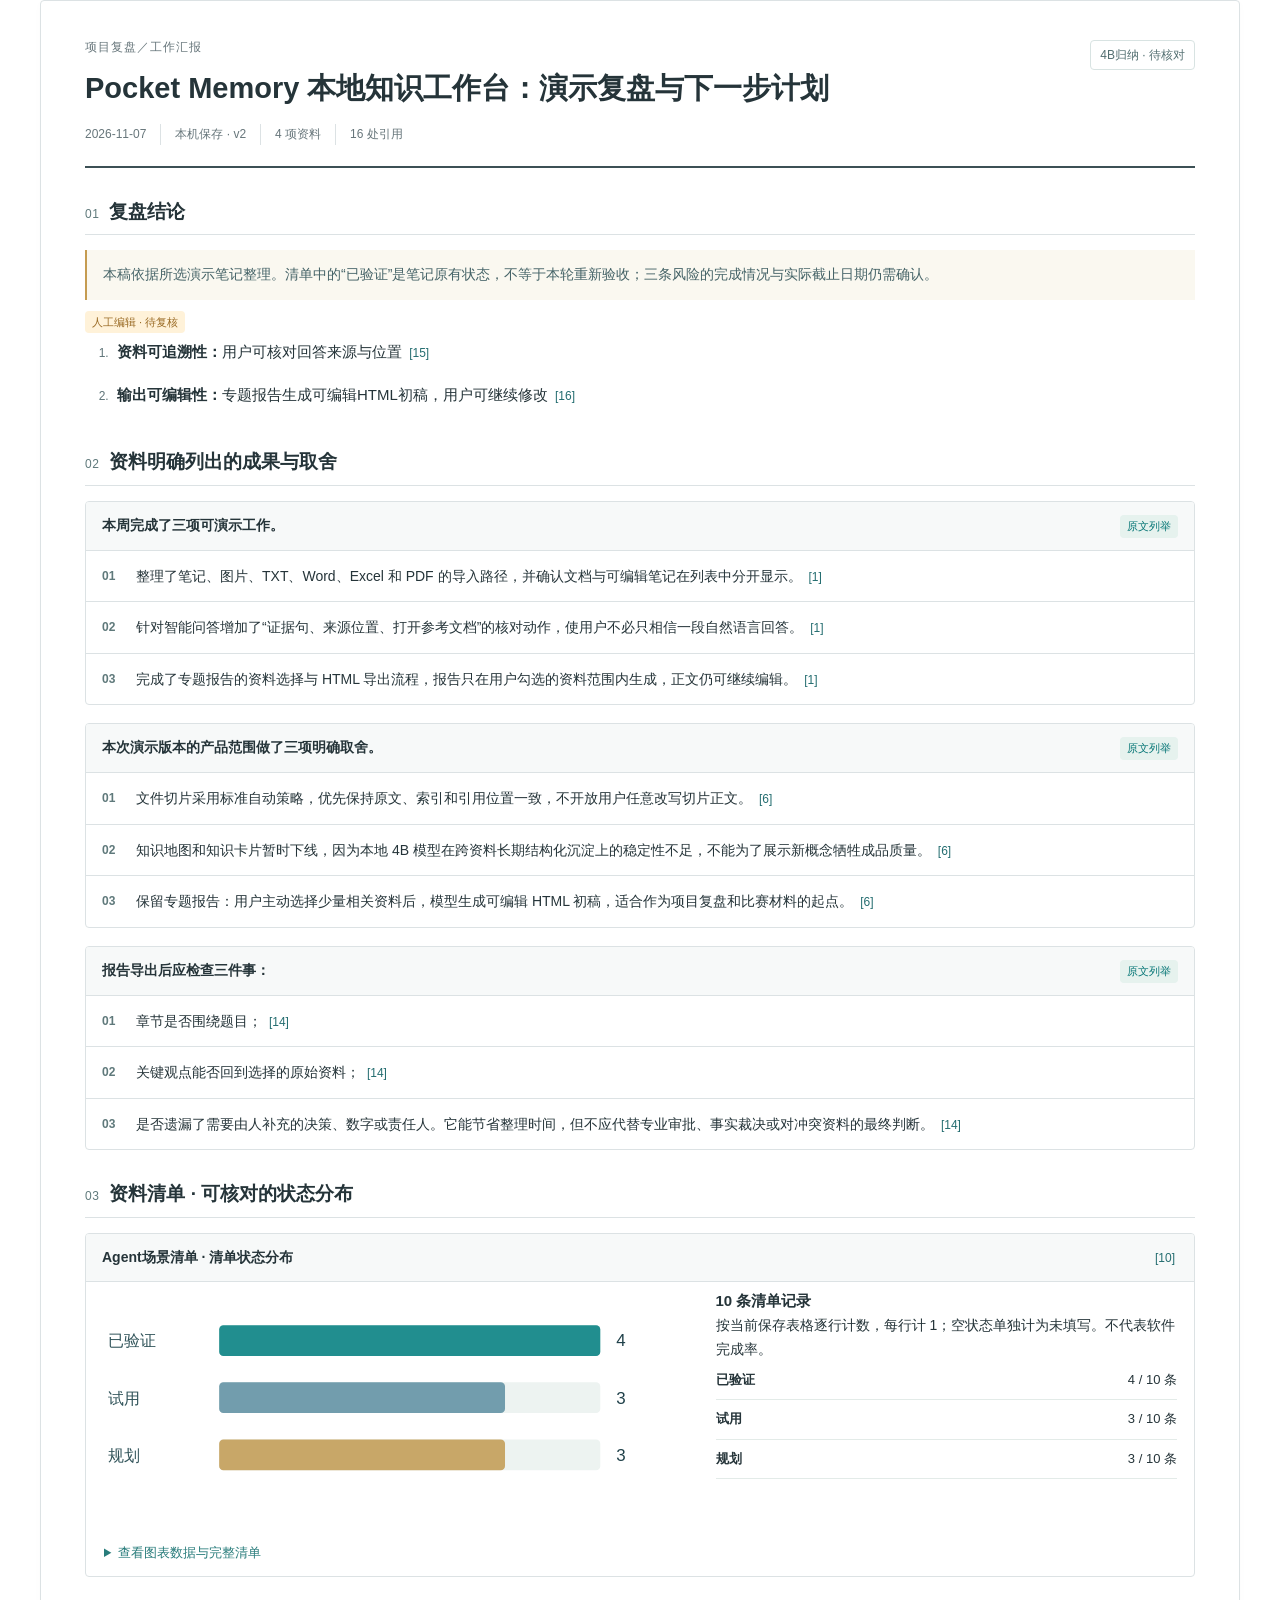
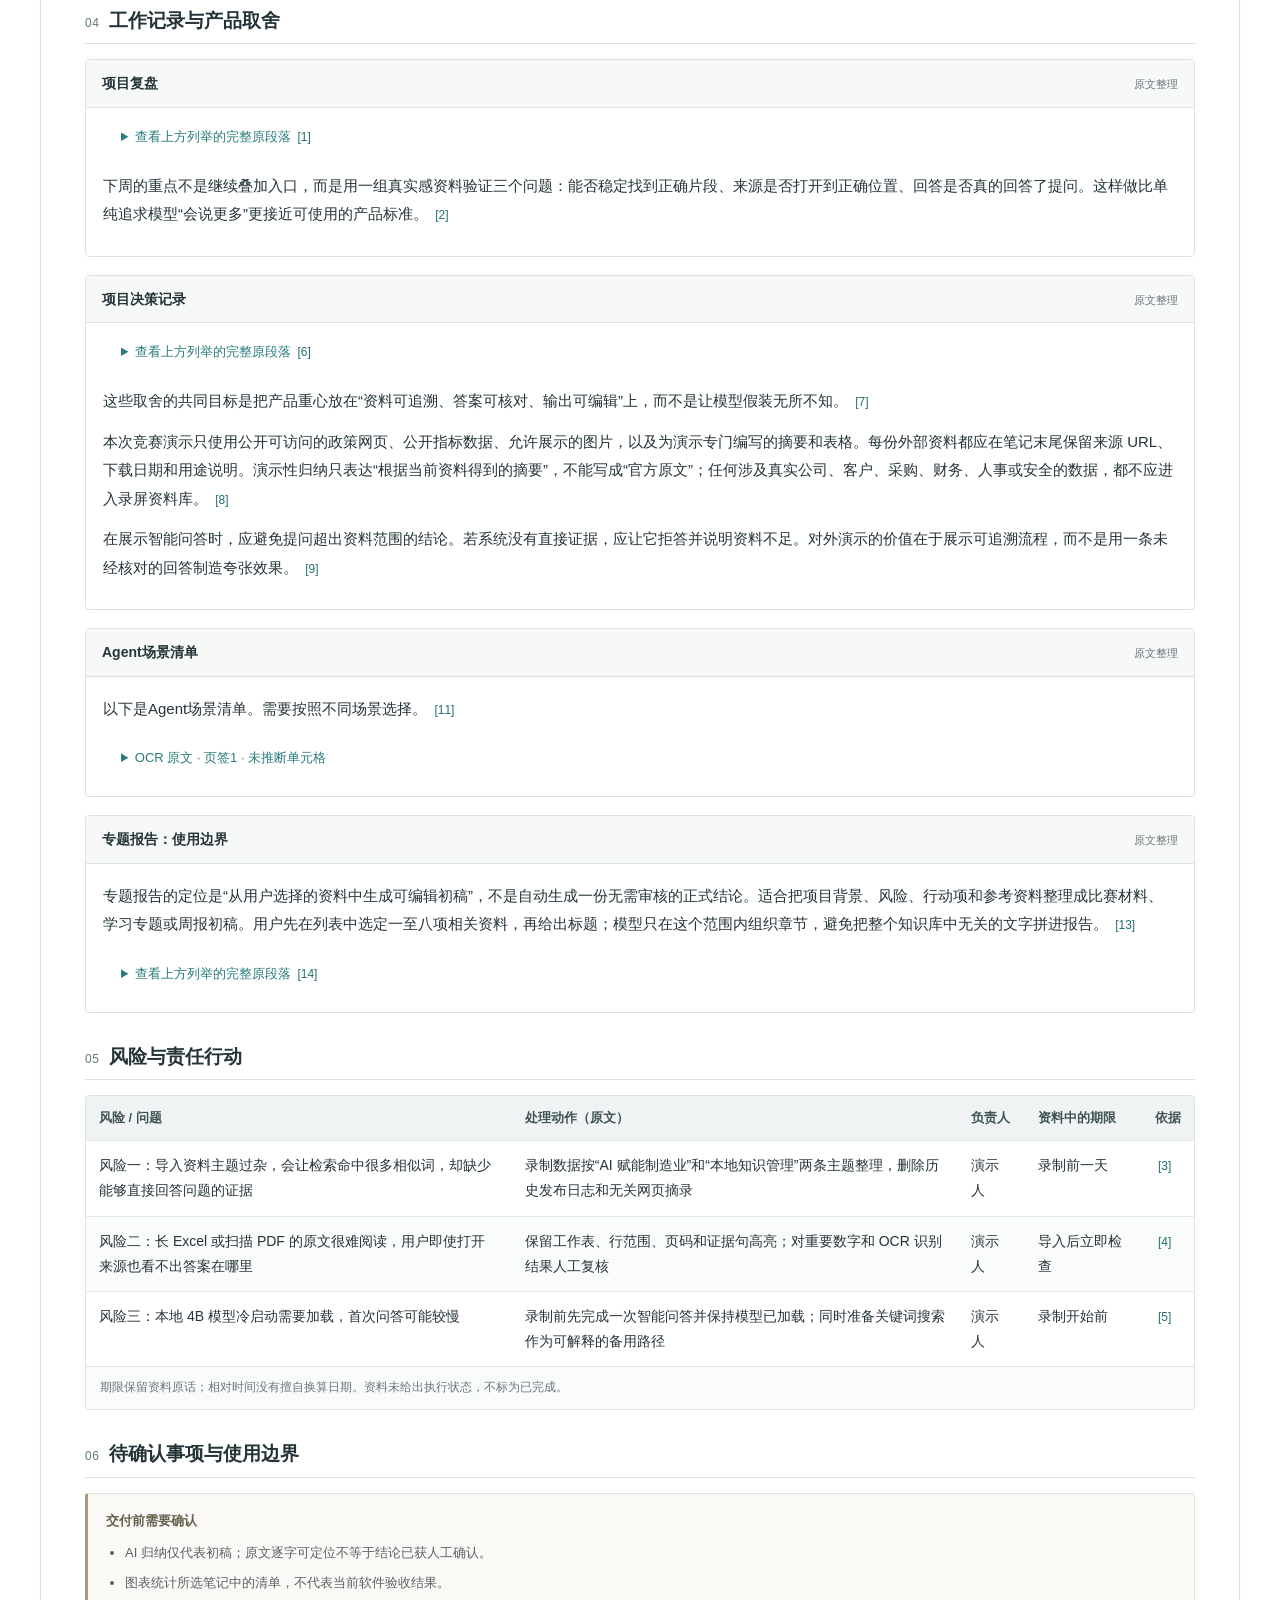
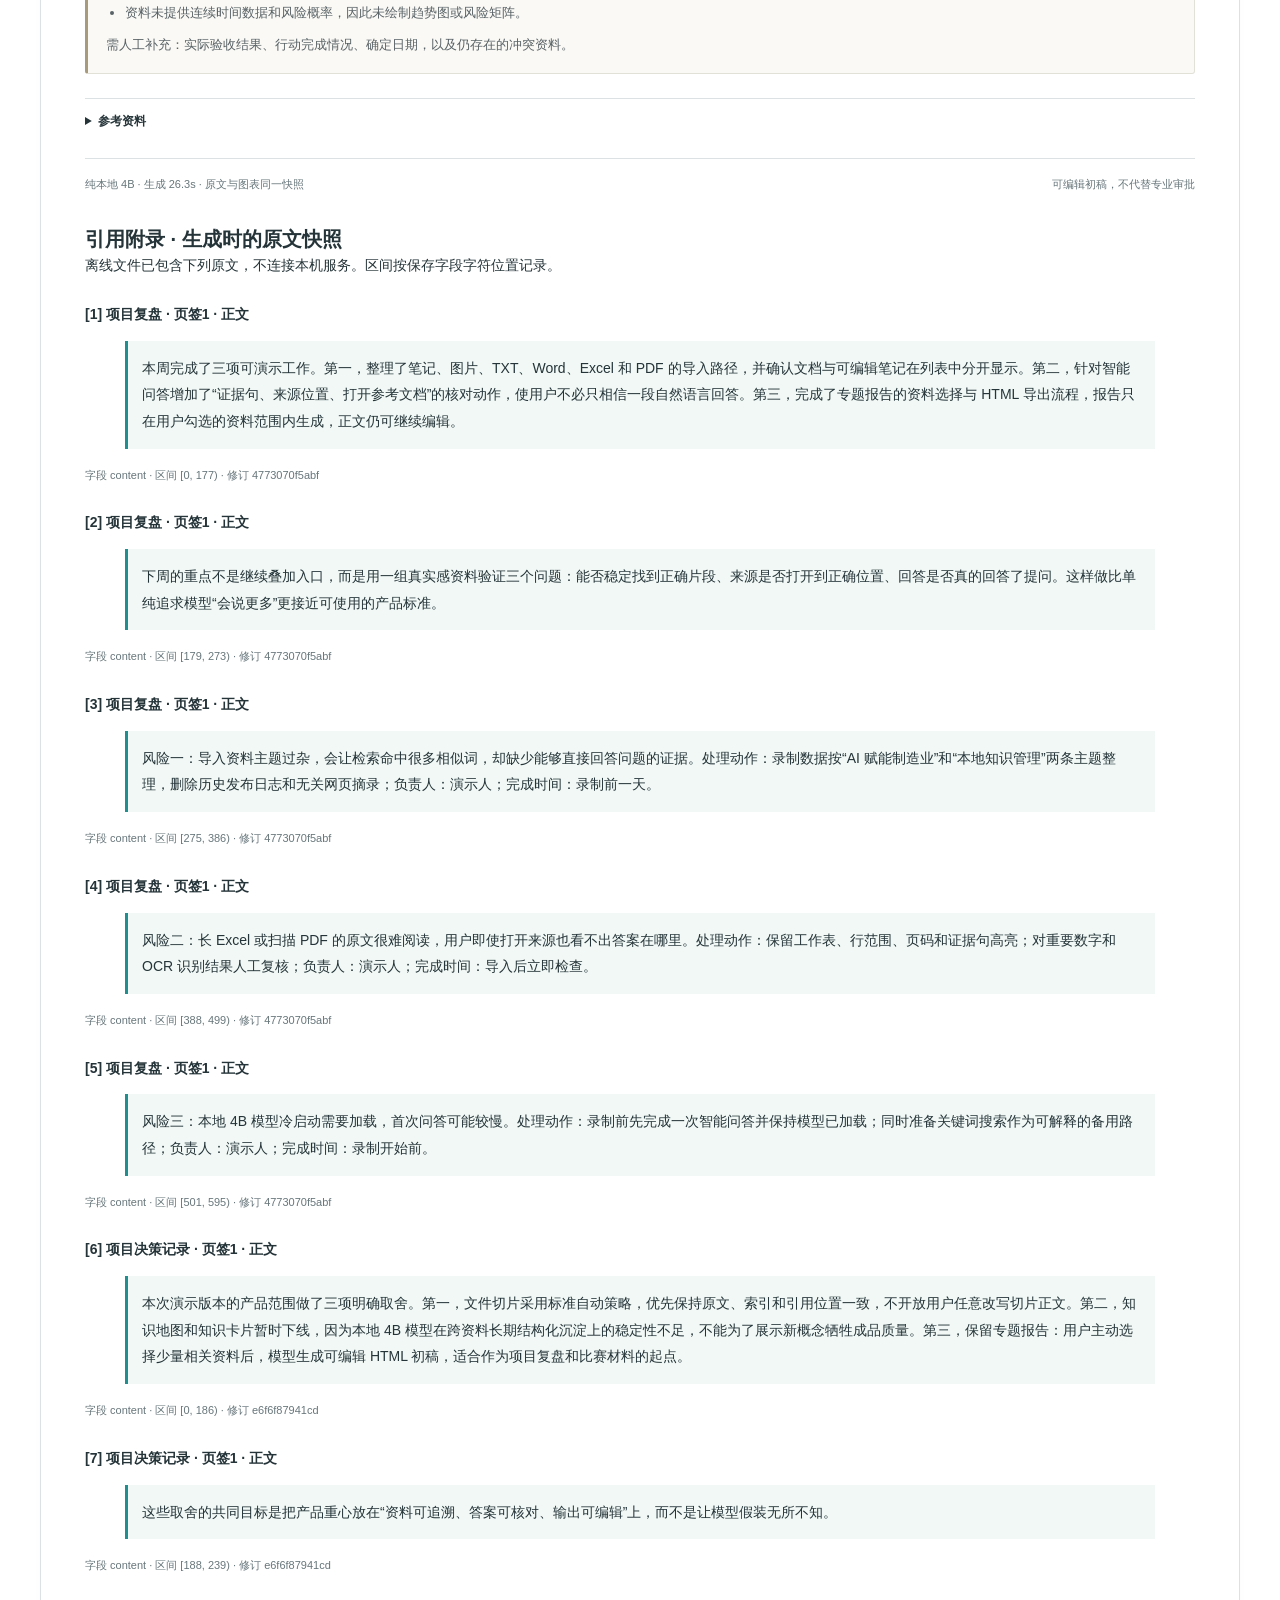
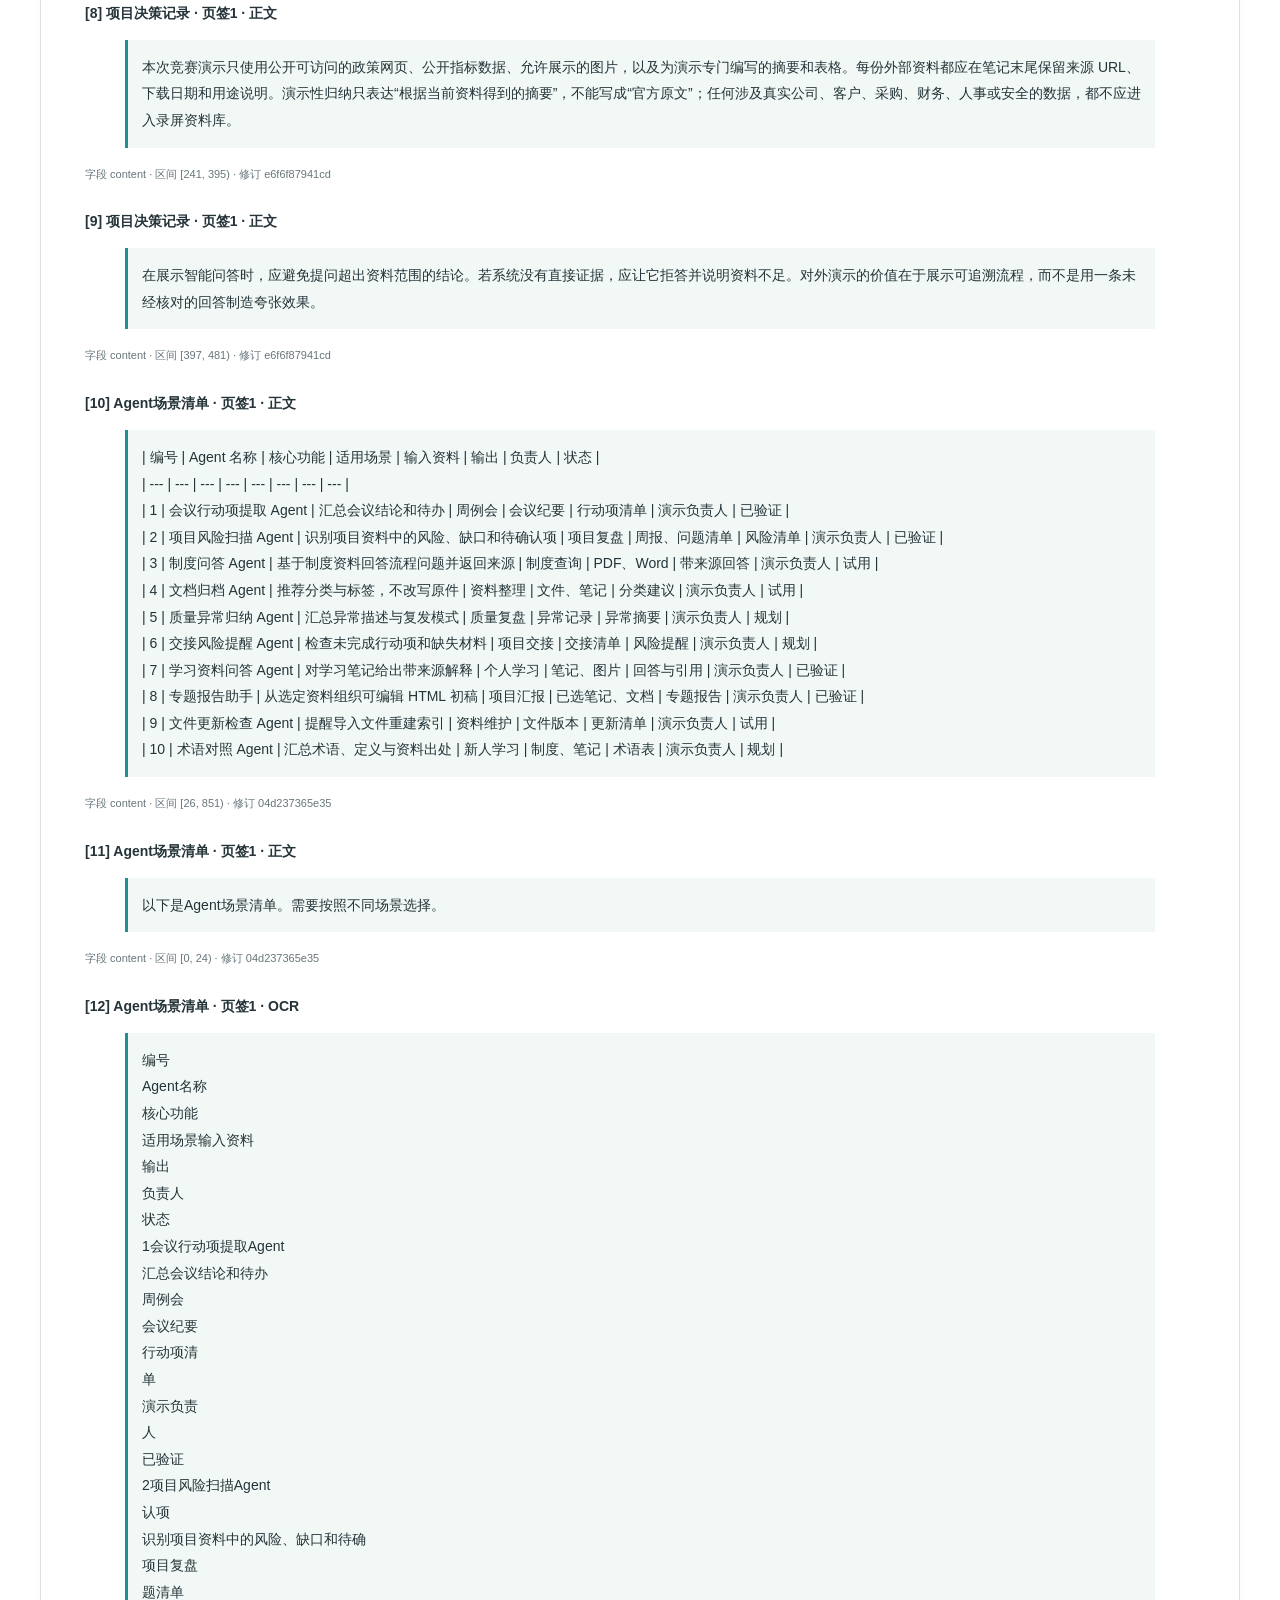
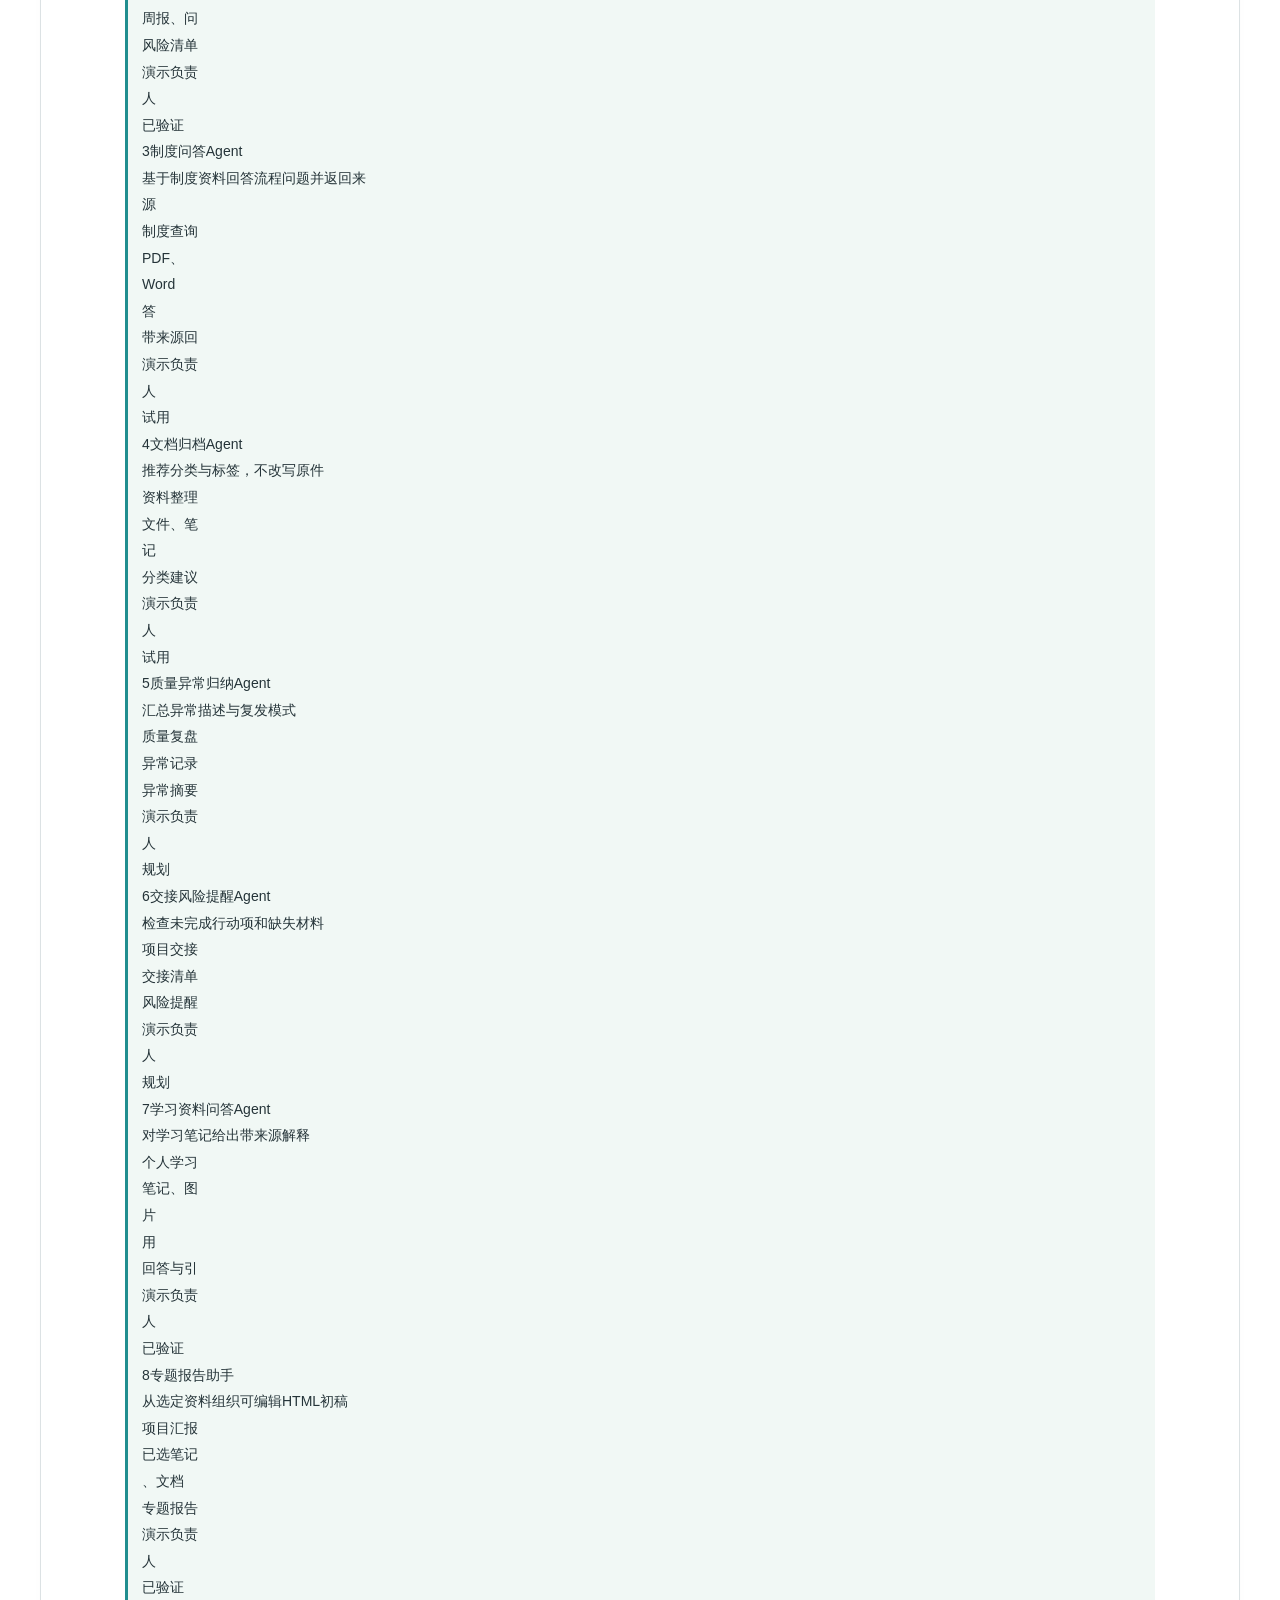
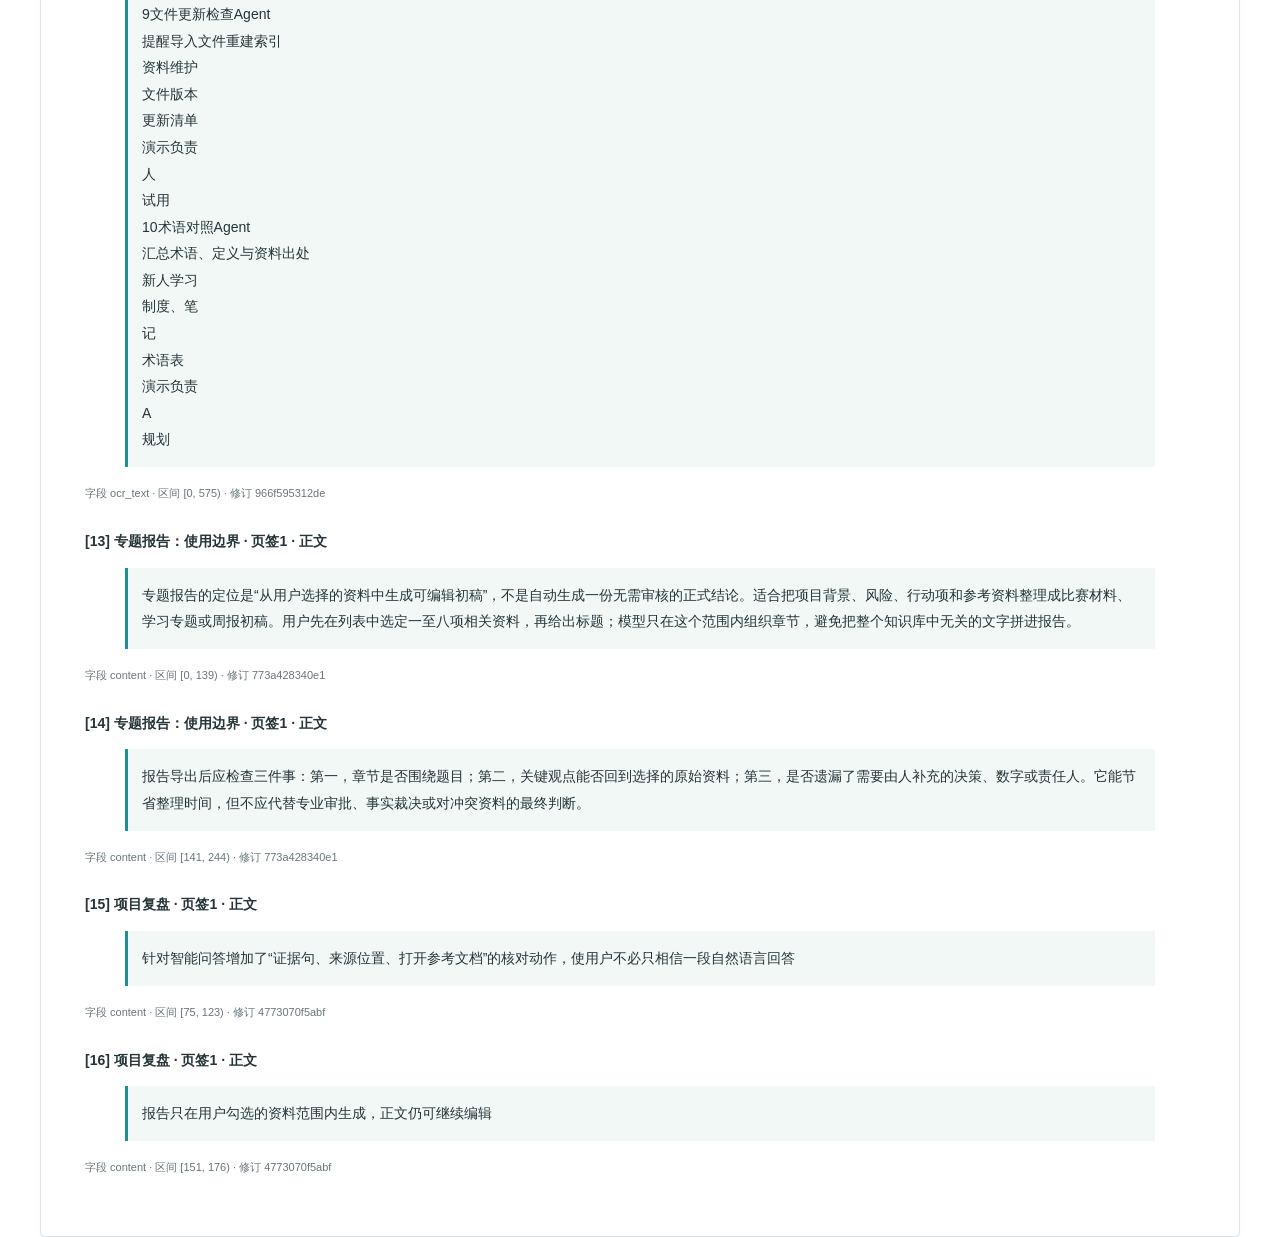
<file: site/static/samples/project-review.html>
<!doctype html>
<!-- Copyright 2026 AshleySama | SPDX-License-Identifier: Apache-2.0 -->
<html lang="zh-CN"><head><meta charset="utf-8"><meta name="viewport" content="width=device-width,initial-scale=1"><title>Pocket Memory 本地知识工作台：演示复盘与下一步计划</title><style>:root{--ink:#173b40;--muted:#637b80;--line:#dce6e7;--bg:#f2f6f6;--teal:#087f83;--teal-soft:#e7f4f1;--blue:#537ebd;--amber:#b67729;--red:#b9554e;--paper:#fff;--shadow:0 12px 36px #173b4014}*{box-sizing:border-box}body{margin:0;background:var(--bg);color:var(--ink);font:14px/1.65 "Segoe UI","Microsoft YaHei",sans-serif}button,input,textarea,select{font:inherit}button,a{touch-action:manipulation}button{cursor:pointer;background:#fff;color:var(--ink);border:1px solid var(--line);border-radius:7px;padding:7px 12px;display:inline-flex;gap:7px;align-items:center;justify-content:center}button:hover{border-color:#77b2b4;background:#f5fbfa}button:focus-visible,a:focus-visible,textarea:focus-visible{outline:3px solid #86c5d8;outline-offset:3px}button.primary{background:var(--teal);color:#fff;border-color:var(--teal)}button.ghost{border-color:transparent;background:transparent}button.small{font-size:12px;padding:4px 8px}button.active{background:var(--teal-soft);color:var(--teal);border-color:#b6d9d4}button[disabled]{cursor:default;color:#899b9e;background:#f6f8f8}a{color:var(--teal)}h1,h2,h3,p{margin:0}h1{font-size:28px;line-height:1.45;letter-spacing:-.6px}h2{font-size:18px;line-height:1.45}h3{font-size:15px}svg{display:block}.icon{width:17px;height:17px;flex:none;fill:none;stroke:currentColor;stroke-width:1.6;stroke-linecap:round;stroke-linejoin:round}.sample-banner{height:26px;padding:3px 22px;display:flex;justify-content:space-between;background:#203f44;color:#d9edec;font-size:11px}.appbar{height:57px;background:#fff;border-bottom:1px solid var(--line);display:flex;align-items:center;padding:0 24px;gap:14px}.brand{display:flex;align-items:center;font-weight:700;gap:9px;font-size:15px}.brand img{width:25px;height:25px;object-fit:contain}.separator{height:20px;border-left:1px solid var(--line);margin:0 5px}.appbar .right{margin-left:auto;display:flex;align-items:center;gap:16px;font-size:12px;color:var(--muted)}.appbar a{text-decoration:none}.local-dot{width:6px;height:6px;background:var(--teal);display:inline-block;border-radius:50%;margin-right:5px}.shell{display:grid;grid-template-columns:194px minmax(0,1fr);min-height:calc(100vh - 83px)}.rail{padding:20px 12px;background:#f9fbfb;border-right:1px solid var(--line);position:sticky;top:0;height:100vh;overflow:auto}.rail-label{text-transform:uppercase;font-size:10px;letter-spacing:1.5px;color:var(--muted);padding:0 12px;margin-bottom:9px}.report-kind{display:flex;width:100%;justify-content:flex-start;border:0;background:transparent;padding:8px 12px;margin:2px 0;text-align:left;font-size:13px;gap:10px}.report-kind.active{background:#e2efec;color:#086c70;font-weight:650}.rail-divider{border-top:1px solid var(--line);margin:19px 10px}.outline a{display:flex;gap:10px;padding:7px 12px;color:var(--muted);text-decoration:none;font-size:12px;border-radius:5px}.outline a:hover{background:var(--teal-soft);color:var(--ink)}.outline .ordinal{font-variant-numeric:tabular-nums;color:#92a6a8;font-size:10px}.rail-note{margin:22px 10px 0;padding:11px 0;border-top:1px solid var(--line);font-size:11px;color:var(--muted)}.rail-note strong{display:block;color:var(--ink);margin-bottom:5px}.main{min-width:0}.document-toolbar{padding:12px 30px;border-bottom:1px solid var(--line);display:flex;align-items:center;justify-content:space-between;gap:12px;background:#fff}.crumb{font-size:12px;color:var(--muted)}.crumb b{font-weight:500;color:var(--ink)}.toolbar-actions{display:flex;gap:7px}.report-wrap{max-width:1220px;margin:auto;padding:25px 30px 50px}.report-heading{display:flex;justify-content:space-between;gap:20px;margin-bottom:17px}.eyebrow{font-size:10px;letter-spacing:2px;color:var(--teal);font-weight:700;margin-bottom:5px}.report-meta{display:flex;gap:14px;flex-wrap:wrap;color:var(--muted);font-size:11px;margin-top:9px}.report-meta span+span{border-left:1px solid var(--line);padding-left:14px}.heading-aside{align-self:center;text-align:right;white-space:nowrap}.tag{display:inline-flex;border-radius:4px;padding:2px 7px;background:#e6f2ee;color:#087777;font-size:11px;align-items:center;gap:4px}.tag.amber{background:#fff1dd;color:#92601e}.tag.red{background:#faeae8;color:#a94f49}.tag.blue{background:#edf2fb;color:#527bb1}.tag.neutral{background:#eef2f3;color:#647b80}.micro{font-size:11px;color:var(--muted)}.conclusion{background:#e8f3ef;border:1px solid #c8e2d9;border-left:3px solid var(--teal);padding:14px 18px;margin-bottom:17px;display:grid;grid-template-columns:94px 1fr;gap:14px}.conclusion .label{color:var(--teal);font-size:11px;letter-spacing:1px;font-weight:700;padding-top:3px}.conclusion strong{font-size:15px;display:block;margin-bottom:3px}.conclusion p{font-size:13px;color:#4a696d}.cite{padding:0 4px!important;background:transparent!important;border:0!important;color:var(--teal)!important;vertical-align:baseline;font-size:11px!important;display:inline!important}.metrics{display:grid;grid-template-columns:repeat(4,minmax(0,1fr));border:1px solid var(--line);background:#fff;border-radius:9px;margin-bottom:20px;overflow:hidden}.metric{padding:14px 18px;border-right:1px solid var(--line)}.metric:last-child{border:0}.metric-label{color:var(--muted);font-size:12px;display:flex;align-items:center;gap:4px}.metric-value{font-size:31px;line-height:1.45;letter-spacing:-1px;font-weight:650;font-variant-numeric:tabular-nums}.metric-value small{font-size:15px;font-weight:400;letter-spacing:0;margin-left:4px;color:var(--muted)}.metric-foot{font-size:11px;color:var(--muted)}.metric-foot .warn{color:var(--amber)}.section{margin-top:21px;scroll-margin-top:18px}.section-head{display:flex;align-items:center;gap:8px;margin-bottom:11px}.section-head .number{font-size:10px;color:var(--teal);background:#e1eeeb;padding:3px 6px;border-radius:3px}.section-head .edit{margin-left:auto;font-size:11px;opacity:.65;padding:2px 6px;border:0;background:transparent}.section-head:hover .edit{opacity:1}.section-desc{font-size:13px;color:var(--muted);margin:-3px 0 13px}.two-col{display:grid;grid-template-columns:minmax(0,1.2fr) minmax(0,1fr);gap:16px}.two-col.equal{grid-template-columns:repeat(2,minmax(0,1fr))}.panel{border:1px solid var(--line);border-radius:9px;background:#fff;overflow:hidden}.panel-top{display:flex;align-items:center;justify-content:space-between;padding:13px 16px 7px;gap:10px}.panel-top p{font-size:11px;color:var(--muted);margin-top:2px}.panel-body{padding:8px 16px 14px}.chart-box{min-height:190px}.chart-box svg{width:100%;height:auto;max-height:235px}.legend{display:flex;flex-wrap:wrap;gap:13px;font-size:10px;color:var(--muted);margin-bottom:8px}.legend i{display:inline-block;width:7px;height:7px;border-radius:2px;margin-right:5px}.chart-note{border-top:1px solid #edf1f1;padding:8px 16px;font-size:11px;color:var(--muted)}.table-scroll{overflow-x:auto}table{width:100%;border-collapse:collapse;font-size:12px}th{background:#f2f6f6;font-weight:550;color:#5e757a}th,td{text-align:left;padding:9px 12px;border-bottom:1px solid #e6eded;vertical-align:top}tr:last-child td{border-bottom:0}td strong{font-weight:600}td:first-child{color:var(--ink)}.panel td{line-height:1.65}.table-caption{padding:9px 12px;color:var(--muted);font-size:11px;border-top:1px solid var(--line)}.insights{display:grid;grid-template-columns:repeat(3,minmax(0,1fr));gap:14px}.insight{background:#fff;border:1px solid var(--line);border-radius:8px;padding:14px 16px}.insight .index{font-size:10px;color:var(--teal);font-weight:700}.insight h3{margin:6px 0;font-size:14px}.insight p{font-size:12px;color:var(--muted)}.timeline{display:grid;grid-template-columns:repeat(4,minmax(0,1fr));padding:18px 18px 14px;gap:16px}.milestone{position:relative;border-top:2px solid #c7dddd;padding-top:13px}.milestone:before{content:"";position:absolute;left:0;top:-5px;width:8px;height:8px;border-radius:50%;background:var(--teal)}.milestone.future{border-top-style:dashed}.milestone.future:before{background:#fff;border:2px solid var(--teal)}.milestone time{font-size:11px;color:var(--muted)}.milestone h3{font-size:13px;margin:5px 0}.milestone p{font-size:11px;color:var(--muted);margin-top:5px}.risk-grid{display:grid;grid-template-columns:24px repeat(3,1fr);gap:5px;font-size:10px}.risk-cell{height:43px;border-radius:4px;display:flex;gap:4px;align-items:center;justify-content:center}.risk-cell.low{background:#eff5ed}.risk-cell.mid{background:#faf2df}.risk-cell.high{background:#f7e4dc}.risk-axis{display:flex;align-items:center;justify-content:center;color:var(--muted)}.risk-chip{display:inline-block;background:#fff;border:1px solid #cd9890;padding:2px 6px;border-radius:4px;font-weight:600;font-size:11px}.risk-legend{margin-top:8px;font-size:11px;color:var(--muted)}.risk-copy{padding:0 16px 13px;display:flex;gap:10px;align-items:flex-start;font-size:12px}.risk-copy b{color:var(--red)}.mini-list{list-style:none;margin:0;padding:0}.mini-list li{padding:10px 0;border-bottom:1px solid var(--line);font-size:12px}.mini-list li:last-child{border-bottom:0}.mini-list b{display:block;margin-bottom:3px}.flow{display:grid;grid-template-columns:repeat(4,minmax(0,1fr));gap:23px;padding:22px 17px}.flow-node{position:relative;border:1px solid #cbdedb;background:#f2f8f5;border-radius:7px;padding:12px}.flow-node:not(:last-child):after{content:'→';position:absolute;right:-19px;top:30px;color:#80aaa7}.flow-node b{font-size:13px;display:block}.flow-node small{display:block;color:var(--muted);font-size:11px;margin-top:6px}.flow-node .node-icon{color:var(--teal);margin-bottom:7px}.feature-map{display:grid;grid-template-columns:150px 1fr;gap:16px;align-items:center;padding:20px}.map-root{border-radius:9px;background:#1e5d62;color:white;padding:18px;text-align:center;font-size:16px;font-weight:600}.map-branches{display:grid;gap:8px;border-left:2px solid #d6e5e1;padding-left:17px}.map-node{position:relative;display:flex;align-items:center;gap:15px;border:1px solid var(--line);border-radius:6px;padding:10px 13px;background:#fff;font-size:12px}.map-node:before{content:'';position:absolute;left:-18px;width:17px;border-top:1px solid #cddfda}.map-node b{min-width:67px;color:var(--teal)}.map-node span{color:var(--muted)}.decision-banner{display:flex;gap:14px;align-items:flex-start;padding:14px 17px;background:#fff7e9;border:1px solid #ead8b7;border-radius:7px;font-size:12px}.decision-banner strong{color:#8c611f}.decision-banner .label{flex:none}.board{display:grid;grid-template-columns:repeat(3,minmax(0,1fr));gap:12px}.board-col{background:#edf2f2;border:1px solid var(--line);border-radius:8px;padding:12px}.board-title{display:flex;justify-content:space-between;font-size:12px;font-weight:650;margin-bottom:10px}.task-card{background:#fff;border:1px solid var(--line);border-radius:6px;padding:11px;margin-top:9px;font-size:12px}.task-card p{margin-top:7px;color:var(--muted);font-size:11px}.task-card .due{display:flex;justify-content:space-between;color:var(--muted);font-size:10px;margin-top:10px}.quiz{border:1px solid var(--line);border-radius:7px;background:#fff;margin:8px 0}.quiz summary{cursor:pointer;padding:12px 15px;font-weight:550;font-size:13px}.quiz p{padding:0 15px 13px;font-size:12px;color:var(--muted)}.footnote-block{padding:15px 18px;background:#f7faf9;border:1px solid var(--line);border-radius:7px;font-size:12px;color:var(--muted)}.source-inline-list{display:flex;flex-wrap:wrap;gap:8px;margin-top:10px}.report-footer{display:flex;justify-content:space-between;font-size:10px;color:var(--muted);border-top:1px solid var(--line);margin-top:27px;padding-top:12px}.changed{font-size:10px;color:var(--amber);margin-left:8px}.edited-copy{white-space:pre-wrap;line-height:1.8;margin-bottom:13px;color:#456367;font-size:13px}.toolbar-segment{display:flex;background:#edf2f2;border-radius:6px;padding:3px}.toolbar-segment button{border:0;background:transparent;padding:4px 11px;font-size:12px}.toolbar-segment .active{background:white;box-shadow:0 1px 3px #173b4012;color:var(--teal)}.slide-control{display:none}.present .rail{display:none}.present .shell{display:block}.present .report-wrap{max-width:1140px}.present .section{display:none}.present .section.slide-visible{display:block}.present .slide-control{display:flex;gap:12px;align-items:center}.present .report-footer{display:none}.present .conclusion,.present .metrics{display:none}.present .section{margin-top:16px}.present .section h2{font-size:24px}.present .section-desc{font-size:16px}.present .panel-body{padding:20px}.present table{font-size:15px}.present .chart-box svg{max-height:330px}.present .section-head .edit{display:none}dialog{border:1px solid var(--line);border-radius:12px;padding:0;max-width:calc(100vw - 40px);box-shadow:var(--shadow);color:var(--ink);background:#fff}dialog::backdrop{background:#173b404f;backdrop-filter:blur(2px)}.dialog-head{padding:18px 22px;display:flex;justify-content:space-between;align-items:center;border-bottom:1px solid var(--line)}.dialog-body{padding:20px 22px}.dialog-footer{padding:13px 22px;display:flex;justify-content:flex-end;gap:9px;border-top:1px solid var(--line);background:#f8fbfa}.source-dialog{width:660px}.source-dialog .ref-meta{font-size:11px;color:var(--muted);margin:9px 0}.source-dialog blockquote{margin:14px 0;padding:14px 16px;white-space:pre-wrap;background:#f2f8f5;border-left:3px solid var(--teal);font-size:13px}.source-dialog .source-switch{display:flex;gap:6px;flex-wrap:wrap;margin-top:15px}.edit-dialog{width:650px}.edit-dialog textarea{width:100%;height:190px;resize:vertical;border:1px solid var(--line);border-radius:6px;padding:12px;font-size:14px;line-height:1.8;color:var(--ink)}.edit-dialog label{display:block;margin-bottom:8px;font-size:12px}.export-dialog{width:510px}.export-dialog label{display:block;margin:12px 0;font-size:13px}.toast{position:fixed;bottom:22px;left:50%;transform:translateX(-50%);background:#203f44;color:#fff;font-size:12px;padding:11px 19px;border-radius:8px;box-shadow:var(--shadow);z-index:12}.sheet-tag{font-variant-numeric:tabular-nums}.filter{display:flex;gap:5px}.filter button{font-size:11px;padding:4px 8px}.source-docs{display:grid;grid-template-columns:repeat(3,minmax(0,1fr));gap:10px}.source-doc{display:flex;align-items:center;gap:9px;justify-content:flex-start;padding:12px;font-size:12px}.source-doc .icon{color:var(--teal)}.source-doc small{display:block;color:var(--muted);font-size:10px}.print-appendix{display:none}.empty-value{color:#94a3a5}.decision-note{padding:13px 16px;font-size:12px;color:var(--muted);background:#fff;line-height:1.8}.decision-note b{color:var(--ink)}.highlight-row td{background:#edf7f3}.compare-notice{padding:10px 14px;border-bottom:1px solid var(--line);font-size:11px;color:var(--muted)}.scale-note{font-size:10px;color:var(--muted)}.heading-aside .micro{margin-top:5px}[hidden]{display:none!important}@media(max-width:1100px){.shell{grid-template-columns:175px minmax(0,1fr)}.report-wrap{padding:22px}.document-toolbar{padding:12px 22px}.two-col{gap:12px}.metric{padding:12px}.metric-value{font-size:27px}.rail{padding:18px 8px}.report-kind{font-size:12px}h1{font-size:25px}.flow{gap:18px}.flow-node:not(:last-child):after{right:-16px}}@media(max-width:850px){.shell{grid-template-columns:145px minmax(0,1fr)}.rail{padding:14px 6px}.report-kind{padding:8px}.report-kind .icon{display:none}.report-wrap{padding:18px}.two-col{grid-template-columns:1fr}.two-col.equal{grid-template-columns:1fr}.metric-value{font-size:24px}.metric{padding:10px}.metric-foot{font-size:10px}.insights{gap:8px}.insight{padding:11px}.report-heading{display:block}.heading-aside{display:none}.document-toolbar{padding:10px 18px}.crumb{display:none}.toolbar-actions{margin-left:auto}.source-docs{grid-template-columns:repeat(2,1fr)}.conclusion{grid-template-columns:1fr;gap:3px}.flow{grid-template-columns:repeat(2,minmax(0,1fr));row-gap:12px}.flow-node:nth-child(2):after{display:none}}@media(max-width:600px){.shell{display:block}.rail{position:static;height:auto;padding:8px;overflow:auto;border-right:0;border-bottom:1px solid var(--line)}.rail-label,.outline,.rail-divider,.rail-note{display:none}.type-list{display:flex;gap:4px}.report-kind{width:auto;white-space:nowrap;font-size:11px}.report-kind .icon{display:none}.sample-banner{height:auto;padding:3px 12px;font-size:10px}.sample-banner span:last-child{display:none}.appbar{padding:0 12px;height:50px}.appbar .right{gap:7px}.appbar .local-text{display:none}.report-wrap{padding:17px 12px}.document-toolbar{padding:9px 12px}.metrics{grid-template-columns:repeat(2,1fr)}.metric:nth-child(2){border-right:0}.metric:nth-child(-n+2){border-bottom:1px solid var(--line)}h1{font-size:23px}.insights,.board{grid-template-columns:1fr}.timeline{grid-template-columns:repeat(2,1fr);gap:20px}.feature-map{grid-template-columns:1fr}.map-root{text-align:left;font-size:14px;padding:12px}.report-footer{display:block}.panel-body{padding:8px 12px 12px}.section-head h2{font-size:17px}.report-meta{gap:5px}.report-meta span+span{border:0;padding-left:0}.source-docs{grid-template-columns:1fr}.toolbar-actions button{font-size:12px;padding:6px 8px}.toolbar-segment button{padding:4px 8px}th,td{padding:8px}.flow-node:not(:last-child):after{display:none}}@media print{body{background:#fff;font-size:12px}.sample-banner,.appbar,.rail,.document-toolbar,.toolbar-actions,.edit,.filter,.chart-toggle,.source-docs,dialog,.toast{display:none!important}.shell{display:block}.report-wrap{padding:0;max-width:none}.heading-aside{display:block}.section,.panel,.metrics,.conclusion{break-inside:avoid}.section-head{break-after:avoid}.present .section{display:block}.present .conclusion,.present .metrics{display:grid}.print-appendix{display:block}.report-footer{display:flex}.source-dialog{display:none}.chart-box svg{max-height:220px}a{color:inherit;text-decoration:none}.cite{color:inherit!important}}
/* Real workspace controls; accepted V2 palette and document rhythm retained. */
.appbar{position:sticky;top:0;z-index:3;background:#fff}.appbar .brand{color:#1d4549;text-decoration:none;font-size:18px;font-weight:700}.appbar .right{margin-left:auto}.button{border:1px solid #cbdcda;border-radius:7px;padding:7px 12px;text-decoration:none;color:#31595d;font-size:13px}.rail{top:62px}.rail button{cursor:pointer}.kind-index{font-size:10px;margin-right:10px;opacity:.65}.history-item{display:block;text-align:left;width:100%;padding:9px;border:0;border-bottom:1px solid #dce7e4;background:transparent;font-size:12px;line-height:1.6;margin-bottom:4px}.history-item small{display:block;color:#6b8587}.welcome{padding:25px 10px}.welcome h1{margin-top:12px}.welcome>p{max-width:680px;margin:18px 0;color:#5c7779}.welcome-grid{display:grid;grid-template-columns:repeat(3,1fr);gap:18px;margin-top:35px}.welcome-grid>div{background:white;padding:22px;border:1px solid #d9e6e2;border-radius:8px}.welcome-grid p{color:#668184;font-size:13px;margin-top:12px}.muted{color:#627e82;font-size:13px}.progress-panel{margin:18px 30px;background:#e5f4ee;border:1px solid #afd6cc;padding:18px;border-radius:8px;display:flex;gap:14px;font-size:14px}.progress-panel p{font-size:12px;color:#547b78;margin-top:5px}.pulse{width:10px;height:10px;background:#248b88;border-radius:50%;margin-top:6px;animation:blink 1.5s infinite}@keyframes blink{50%{opacity:.25}}.create-dialog{width:720px}.create-dialog h2,.edit-dialog h2,.source-dialog h2{font-size:18px;margin:0}.create-dialog label:not(.source-option){display:block;margin-bottom:14px;font-size:13px;font-weight:600}input:not([type=checkbox]),select{width:100%;font:inherit;color:inherit;border:1px solid #bfd4d0;border-radius:6px;padding:10px;margin-top:6px;background:white}.source-picker-head{display:flex;justify-content:space-between;margin-top:18px;font-size:13px}.source-picker-head span{color:#218e8f}#source-picker{height:280px;overflow:auto;margin-top:12px;border:1px solid #dae7e4;border-radius:6px}.source-option{display:flex;align-items:center;gap:12px;padding:10px 14px;border-bottom:1px solid #e7efed;font-size:13px;cursor:pointer}.source-option input{accent-color:#218e8f}.source-option small{display:block;color:#718889;font-size:11px}.error{color:#ac432c;font-size:13px}.distribution>div{display:flex;justify-content:space-between;border-bottom:1px solid #e3ebe8;padding:8px 0;font-size:13px}.record-panel{margin:12px 0}.record-panel p{font-size:14px;line-height:1.85;margin:10px 0}.panel summary{padding:12px 18px;color:#287c7b;font-size:13px;cursor:pointer}.insight p{color:#284f52;line-height:1.8;margin:10px 0}.insight small{color:#798e8e;font-size:10px}.metric-value small{font-size:12px;font-weight:400;color:#6a8887}.source-dialog pre{white-space:pre-wrap;overflow-wrap:anywhere;font:13px/1.9 inherit;padding:15px;background:#f5f8f7}.source-dialog details{margin-top:14px;font-size:13px}.source-dialog mark{background:#fff0ad}.outline a{display:block;color:#587b7c;font-size:12px;padding:7px 9px;text-decoration:none}.outline a:hover{color:#187d7c;background:#e6f2ed}.tag.amber{color:#9a6b25;background:#fff2d9}.section{scroll-margin-top:150px}.table-scroll table{min-width:620px}.table-scroll td{font-size:13px;line-height:1.7}.table-scroll th{font-size:12px;white-space:nowrap}.table-scroll td:first-child{min-width:140px}.appbar{height:62px}.report-wrap{max-width:1240px}.chart-box{padding:20px}.insights{grid-template-columns:repeat(2,minmax(0,1fr))}.report-heading h1{max-width:960px;line-height:1.4}.report-kind{display:flex;align-items:center}.rail-label{margin-top:18px}.document-toolbar{position:sticky;top:62px;z-index:2;background:#f7faf8;border-bottom:1px solid #dce8e4}.report-meta{margin-top:10px}.section-head button.edit{flex-shrink:0}button:disabled{opacity:.5;cursor:default}button:focus-visible,a:focus-visible,input:focus-visible,select:focus-visible,summary:focus-visible{outline:2px solid #187e81;outline-offset:3px}
@media(max-width:700px){.welcome-grid,.insights{grid-template-columns:1fr}.appbar>span{display:none}.document-toolbar{position:static}.rail{top:auto}.create-dialog{width:95vw}.table-scroll td{font-size:12px}.toolbar-actions{flex-wrap:wrap}.report-heading h1{font-size:24px}}@media(prefers-reduced-motion:reduce){*{animation:none!important;transition:none!important}}@media print{.appbar,.document-toolbar{position:static}.section{display:block!important}.table-scroll{overflow:visible}.insights{display:block}.insight{margin-bottom:8px}.panel details:not([open])>table{display:table}}

.recorded-grid{display:grid;grid-template-columns:repeat(3,minmax(0,1fr));gap:0}.recorded-grid article{padding:17px;border-right:1px solid #e0eae6}.recorded-grid article:last-child{border-right:0}.recorded-grid .index{color:#218e8f;font-size:12px;font-weight:700}.recorded-grid p{font-size:13px;line-height:1.8;margin:9px 0}.panel-head{padding:14px 18px;display:flex;justify-content:space-between;align-items:center;gap:14px;border-bottom:1px solid #e2ebe7}.panel-head h3{font-size:14px;margin:0}.ocr-record p{white-space:pre-wrap;color:#628085}@media(max-width:800px){.recorded-grid{grid-template-columns:1fr}.recorded-grid article{border-right:0;border-bottom:1px solid #e0eae6}}
.source-shape{margin:15px 0}.evidence-grid,.comparison-grid,.action-board{display:grid;grid-template-columns:repeat(3,minmax(0,1fr));gap:13px}.evidence-grid{padding:16px}.evidence-grid article{border:1px solid #d6e6df;border-radius:7px;padding:13px;background:#f6faf8}.evidence-grid p,.comparison-grid p,.action-board p{font-size:13px;line-height:1.85;white-space:pre-wrap;overflow-wrap:anywhere}.item-number{font-size:11px;letter-spacing:1px;color:#17817e;font-weight:700}.evidence-flow{display:flex;flex-wrap:wrap;gap:24px;padding:20px}.evidence-flow article{flex:1 1 145px;position:relative;padding:13px;background:#eaf4f0;border:1px solid #c5dfd5;border-radius:7px;overflow-wrap:anywhere}.evidence-flow article:not(:last-child):after{content:'→';position:absolute;right:-21px;top:40%;color:#558c8b}.evidence-flow p{font-size:13px;line-height:1.8}.meeting-context{display:flex;flex-wrap:wrap;gap:12px;padding:16px;margin-bottom:16px;background:#fff5e6;border:1px solid #ead6b8;border-radius:7px;font-size:12px}.meeting-context b{flex-basis:100%;color:#88611f}.action-board dl{font-size:12px;display:grid;grid-template-columns:110px 1fr;margin:12px 0 0;gap:6px}.action-board dt{color:#67817f}.action-board dd{margin:0}.full-source{margin:14px 0}.full-source>summary{display:flex;align-items:center;justify-content:space-between;gap:15px}.full-source>summary:before{content:'▾';margin-right:8px}.full-source:not([open])>summary:before{content:'▸'}.full-source>summary b{flex:1}.full-source>summary span{font-size:11px;color:#7c9191}.source-passage{border-bottom:1px solid #e5eeea;padding:13px 0}.source-passage small{color:#7b9190;font-size:11px}.source-passage p{white-space:pre-wrap;font-size:14px;line-height:1.85;margin:6px 0}.original-table{margin:16px 0}.original-table h3{margin:10px 0}.edited-copy{white-space:pre-wrap;padding:14px 16px;background:#fff8ea;border-left:3px solid #c59c51;margin-bottom:10px;font-size:13px;line-height:1.8}@media(max-width:1050px){.evidence-grid,.comparison-grid,.action-board{grid-template-columns:repeat(2,minmax(0,1fr))}}@media(max-width:680px){.evidence-grid,.comparison-grid,.action-board{grid-template-columns:1fr}.full-source>summary span{display:none}.evidence-flow{display:block}.evidence-flow article{margin-bottom:22px}.evidence-flow article:not(:last-child):after{content:'↓';top:auto;bottom:-25px;right:50%}}@media print{.full-source>summary{display:block}.source-shape,.full-source{break-inside:auto}.evidence-grid article,.evidence-flow article,.source-passage{break-inside:avoid}}
.section{scroll-margin-top:150px}

/* Report document layout: compact conclusions, readable prose and quiet tables. */
:root{--ink:#253439;--muted:#67767b;--line:#dce2e4;--bg:#eef1f2;--teal:#246d70;--teal-soft:#e9f1f0}
body{font-size:14px;line-height:1.7}
.shell>main{min-width:0;padding-bottom:36px}
.shell{min-height:calc(100vh - 62px);grid-template-columns:202px minmax(0,1fr)}
.appbar{padding:0 24px}.appbar .brand{font-size:16px;color:var(--ink)}
.rail{height:calc(100vh - 62px);background:#f6f8f8;padding:14px 12px}
.rail-label{font-size:11px;letter-spacing:.6px}.report-kind{font-size:13px;padding:9px 10px}
.kind-index{margin-right:2px;font-variant-numeric:tabular-nums}
.document-toolbar{padding:11px 26px;background:#f8fafa}
.toolbar-actions{flex-wrap:wrap}.crumb{font-size:12px}
.report-wrap{max-width:1120px;margin:24px auto 0;padding:36px 44px 32px;background:#fff;border:1px solid var(--line);border-radius:4px;box-shadow:0 2px 8px #26393b05}
.report-heading{display:block;margin:0 0 30px;padding-bottom:21px;border-bottom:2px solid #3c5055}
.report-title-row{display:flex;justify-content:space-between;align-items:flex-start;gap:20px}
.report-heading h1{font-size:29px;line-height:1.45;letter-spacing:0;font-weight:650;overflow-wrap:anywhere}
.report-heading .eyebrow{font-size:12px;font-weight:500;letter-spacing:1px;color:var(--muted);margin-bottom:10px}
.report-review{flex-shrink:0;padding:4px 9px;border:1px solid #d8e3e2;color:#536f71;border-radius:4px;font-size:12px;margin-top:3px}
.report-meta{margin-top:15px;gap:14px;font-size:12px}
.section{margin-top:30px}.section-head{margin-bottom:15px;gap:10px;border-bottom:1px solid var(--line);padding-bottom:9px;align-items:baseline}
.section-head h2{font-size:19px;font-weight:650;color:var(--ink)}
.section-number{font-size:12px;color:#5f797b;letter-spacing:.5px;font-variant-numeric:tabular-nums}
.section-head .edit{opacity:1;color:var(--muted);font-size:12px;padding:3px 6px}
.summary-list{display:block;margin:0;padding:0 0 0 27px;list-style:decimal}
.summary-list>li{padding:5px 0 9px 5px;break-inside:avoid;font-size:15px;line-height:1.9;color:var(--ink)}
.summary-list>li::marker{font-size:12px;color:#607579;font-variant-numeric:tabular-nums}
.summary-list p{margin:0;overflow-wrap:anywhere}.summary-topic{font-weight:600}
.summary-source{display:block;font-size:12px;color:var(--muted);margin-top:3px}
.section-desc{font-size:13px;line-height:1.8;margin:0 0 14px}
.cite{font-size:12px!important;white-space:nowrap;padding:1px 3px!important;text-decoration:none}
.cite:hover{text-decoration:underline}.cite:focus-visible{outline:2px solid var(--teal)}
.panel{border-radius:4px;box-shadow:none;border-color:var(--line);margin-bottom:14px}
.panel-head{padding:12px 16px;background:#f7f9f9;gap:12px;border-bottom:1px solid var(--line);align-items:baseline}
.panel-head h3{font-size:14px;font-weight:600;line-height:1.6;overflow-wrap:anywhere}
.panel-head small{font-size:11px;color:var(--muted);white-space:nowrap}
.panel-body{padding:6px 17px 15px}.panel-body p{overflow-wrap:anywhere}
.record-panel p,.source-passage p{font-size:15px;line-height:1.9;margin:12px 0;white-space:pre-wrap}
.record-panel{margin:0 0 18px}.source-passage{padding:8px 0}
.recorded-grid{display:block}.recorded-grid article{display:grid;grid-template-columns:24px 1fr;gap:10px;padding:12px 16px;border-right:0;border-bottom:1px solid var(--line)}
.recorded-grid article:last-child{border-bottom:0}.recorded-grid p{margin:0;font-size:14px;line-height:1.9}
.recorded-grid .index{font-size:12px;padding-top:3px;color:#5f797b}
.table-scroll table{font-size:13px}.table-scroll th{background:#f0f3f3;color:#405357;font-size:13px;font-weight:600;padding:11px 13px}
.table-scroll td{padding:12px 13px;font-size:14px;line-height:1.8;overflow-wrap:anywhere}
.table-scroll tr:nth-child(even) td{background:#fafbfb}.table-scroll th,.table-scroll td{border-color:#e3e8e9}
.table-caption{padding:10px 14px;line-height:1.8;font-size:12px;background:#fafbfb}
.chart-box{padding:22px}.chart-box svg{max-height:300px}
.two-col{gap:18px}.distribution>div{font-size:13px}.source-docs{display:flex;flex-wrap:wrap;gap:10px}
.source-doc{border:1px solid var(--line);border-radius:4px;padding:10px 14px;background:#fafbfb;display:flex;flex-direction:column}
.source-doc small{font-size:12px;color:var(--muted)}
.decision-banner{border:1px solid #e2e1d8;border-left:3px solid #a79b7c;border-radius:3px;background:#faf9f5;color:#596266;padding:15px 18px;font-size:13px;line-height:1.9}
.decision-banner strong{color:#675f4c;font-weight:600}.decision-banner ul{padding-left:19px;margin:8px 0}
.decision-banner li+li{margin-top:5px}.report-footer{font-size:11px;gap:16px;line-height:1.8;flex-wrap:wrap;padding-top:16px}
.full-source>summary{background:#f7f9f9}.full-source>summary b{font-size:14px}
.full-source>summary span{font-size:12px}.source-passage small{font-size:12px;color:var(--muted)}
.evidence-grid{display:block;padding:0 16px}.evidence-grid article{display:grid;grid-template-columns:24px 1fr;gap:10px;padding:12px 0;border:0;border-bottom:1px solid var(--line);border-radius:0;background:transparent}
.evidence-grid article:last-child{border-bottom:0}.evidence-grid p{font-size:14px}
.comparison-grid,.action-board{gap:12px}.evidence-flow article{background:#f4f8f7;border-color:#d7e3df;border-radius:4px}
.meeting-context{background:#f7f7f2;border-color:#e0e1d7;color:#64706c;border-radius:4px}.meeting-context b{color:#53645e}
.edited-copy{font-size:14px;background:#faf8f0;border-left-width:2px;padding:12px 16px}
.appendix h2{font-size:20px}.appendix article{break-inside:avoid}.appendix h3{font-size:14px}
.appendix blockquote{font-size:14px;line-height:1.9;overflow-wrap:anywhere}
.appendix small{font-size:11px;color:var(--muted);overflow-wrap:anywhere}
.present .report-wrap{max-width:1120px}.present .section{margin-top:24px}
@media(min-width:1440px){.report-wrap{margin-left:auto;margin-right:auto}.shell>main{padding-left:24px;padding-right:24px}.document-toolbar{margin:0 -24px}}
@media(max-width:1100px){.report-wrap{margin:18px 20px 0;padding:28px}.document-toolbar{padding:10px 20px}.report-title-row{flex-wrap:wrap;gap:10px}.report-review{margin:0}.report-heading h1{font-size:26px}}
@media(max-width:760px){.shell{display:block}.rail{display:none}.report-wrap{margin:12px 10px 0;padding:22px 18px}.appbar{padding:0 14px}.appbar .right{gap:8px}.local-text{display:none}.document-toolbar{padding:10px 14px;position:static;flex-wrap:wrap}.toolbar-actions{gap:6px}.toolbar-actions button{font-size:12px;padding:6px 9px}.report-heading h1{font-size:25px}.report-meta{gap:8px;font-size:11px}.report-meta span+span{padding-left:8px}.summary-list{padding-left:22px}.summary-list>li{font-size:14px;padding-left:3px}.section-head h2{font-size:18px}.two-col{grid-template-columns:1fr}.report-footer{display:block}.report-footer span{display:block}.comparison-grid,.action-board{grid-template-columns:1fr}}
@media print{body{background:#fff;color:#222;font-size:11pt}.appbar,.rail,.document-toolbar,.progress-panel,.edit,.toast{display:none!important}.shell{display:block}.shell>main{padding:0}.report-wrap,.present .report-wrap{max-width:none;border:0;box-shadow:none;border-radius:0;margin:0;padding:0}.section,.present .section{display:block!important;break-inside:auto;margin-top:22px;scroll-margin-top:0}.section-head{break-after:avoid}.report-heading{break-after:avoid}.summary-list>li,.recorded-grid article{break-inside:avoid}.table-scroll{overflow:visible}.table-scroll table{min-width:0;width:100%;table-layout:auto}.table-scroll td,.table-scroll th{padding:7px;font-size:10pt}.table-scroll th{white-space:normal}thead{display:table-header-group}tr{break-inside:avoid}.panel{break-inside:auto}.report-review{font-size:9pt}.cite{font-size:9pt!important}.report-title-row{flex-wrap:nowrap}}
/* Saved report actions: reveal on hover or keyboard focus, without shifting titles. */
.history-row{display:flex;align-items:center;gap:2px;border-bottom:1px solid var(--line);border-radius:4px}
.history-row:hover,.history-row:focus-within{background:#edf2f1}
.history-row .history-item{flex:1;min-width:0;margin:0;border:0;background:transparent;padding:10px 8px}
.history-item>span{display:block;overflow:hidden;text-overflow:ellipsis;white-space:nowrap}
.history-delete{flex:0 0 28px;width:28px;height:30px;margin-right:3px;padding:5px;border:0;background:transparent;color:#7f8b8d;opacity:0;pointer-events:none}
.history-row:hover .history-delete,.history-row:focus-within .history-delete{opacity:1;pointer-events:auto}
.history-delete:hover{background:#f8e9e7;color:#a23f36}
.history-delete svg{width:17px;height:17px;fill:none;stroke:currentColor;stroke-width:1.6;stroke-linecap:round;stroke-linejoin:round}
.delete-dialog{width:420px;max-width:calc(100vw - 32px)}.delete-dialog h2{font-size:18px}
.delete-report-name{font-weight:600;font-size:15px;overflow-wrap:anywhere;margin-bottom:12px}
button.danger{background:#a8453b;border-color:#a8453b;color:#fff}button.danger:hover{background:#913b32}
button.danger:disabled{background:#b99590;border-color:#b99590;color:#fff}
.toast button{margin-left:14px;padding:3px 8px;border-color:#a9c0bf;background:transparent;color:inherit;font-size:12px}
@media(hover:none){.history-delete{opacity:1;pointer-events:auto}}
/* Keep provenance available without repeating it below every report point. */
.report-source-index{margin-top:24px;border-top:1px solid var(--line);padding-top:12px;font-size:12px;color:var(--muted)}
.report-source-index summary{cursor:pointer;font-weight:600;color:var(--ink)}
.report-source-index ul{list-style:none;margin:10px 0 0;padding:0}
.report-source-index li{padding:5px 0;overflow-wrap:anywhere}
.appbar .brand img{width:31px;height:31px;flex:0 0 31px;object-fit:contain}

.edit{display:none!important}body{background:white}.report-wrap{max-width:1200px;margin:auto}.appendix article{scroll-margin-top:20px;margin:25px 0}.appendix blockquote{white-space:pre-wrap;border-left:3px solid #218e8f;padding:14px;background:#f1f8f5}</style></head><body><main class="report-wrap"><header class="report-heading"><div class="report-title-row"><div><div class="eyebrow">项目复盘／工作汇报</div><h1>Pocket Memory 本地知识工作台：演示复盘与下一步计划</h1></div><span class="report-review">4B归纳 · 待核对</span></div><div class="report-meta"><span>2026-11-07</span><span>本机保存 · v2</span><span>4 项资料</span><span>16 处引用</span></div></header><section class="section" id="section-summary"><div class="section-head"><span class="section-number" aria-hidden="true">01</span><h2>复盘结论</h2><button class="edit" data-edit="summary">编辑说明</button></div><p class="edited-copy">本稿依据所选演示笔记整理。清单中的“已验证”是笔记原有状态，不等于本轮重新验收；三条风险的完成情况与实际截止日期仍需确认。</p><small class="tag amber">人工编辑 · 待复核</small><ol class="summary-list"><li><p><strong class="summary-topic">资料可追溯性：</strong>用户可核对回答来源与位置 <a class="cite" href="#source-15" data-ref="15" aria-label="查看引用 15">[15]</a></p></li><li><p><strong class="summary-topic">输出可编辑性：</strong>专题报告生成可编辑HTML初稿，用户可继续修改 <a class="cite" href="#source-16" data-ref="16" aria-label="查看引用 16">[16]</a></p></li></ol></section><section class="section" id="section-outcomes"><div class="section-head"><span class="section-number" aria-hidden="true">02</span><h2>资料明确列出的成果与取舍</h2><button class="edit" data-edit="outcomes">编辑说明</button></div><div class="panel record-panel"><div class="panel-head"><h3>本周完成了三项可演示工作。</h3><span class="tag">原文列举</span></div><div class="recorded-grid"><article><span class="index">01</span><p>整理了笔记、图片、TXT、Word、Excel 和 PDF 的导入路径，并确认文档与可编辑笔记在列表中分开显示。 <a class="cite" href="#source-1" data-ref="1" aria-label="查看引用 1">[1]</a></p></article><article><span class="index">02</span><p>针对智能问答增加了“证据句、来源位置、打开参考文档”的核对动作，使用户不必只相信一段自然语言回答。 <a class="cite" href="#source-1" data-ref="1" aria-label="查看引用 1">[1]</a></p></article><article><span class="index">03</span><p>完成了专题报告的资料选择与 HTML 导出流程，报告只在用户勾选的资料范围内生成，正文仍可继续编辑。 <a class="cite" href="#source-1" data-ref="1" aria-label="查看引用 1">[1]</a></p></article></div></div><div class="panel record-panel"><div class="panel-head"><h3>本次演示版本的产品范围做了三项明确取舍。</h3><span class="tag">原文列举</span></div><div class="recorded-grid"><article><span class="index">01</span><p>文件切片采用标准自动策略，优先保持原文、索引和引用位置一致，不开放用户任意改写切片正文。 <a class="cite" href="#source-6" data-ref="6" aria-label="查看引用 6">[6]</a></p></article><article><span class="index">02</span><p>知识地图和知识卡片暂时下线，因为本地 4B 模型在跨资料长期结构化沉淀上的稳定性不足，不能为了展示新概念牺牲成品质量。 <a class="cite" href="#source-6" data-ref="6" aria-label="查看引用 6">[6]</a></p></article><article><span class="index">03</span><p>保留专题报告：用户主动选择少量相关资料后，模型生成可编辑 HTML 初稿，适合作为项目复盘和比赛材料的起点。 <a class="cite" href="#source-6" data-ref="6" aria-label="查看引用 6">[6]</a></p></article></div></div><div class="panel record-panel"><div class="panel-head"><h3>报告导出后应检查三件事：</h3><span class="tag">原文列举</span></div><div class="recorded-grid"><article><span class="index">01</span><p>章节是否围绕题目； <a class="cite" href="#source-14" data-ref="14" aria-label="查看引用 14">[14]</a></p></article><article><span class="index">02</span><p>关键观点能否回到选择的原始资料； <a class="cite" href="#source-14" data-ref="14" aria-label="查看引用 14">[14]</a></p></article><article><span class="index">03</span><p>是否遗漏了需要由人补充的决策、数字或责任人。它能节省整理时间，但不应代替专业审批、事实裁决或对冲突资料的最终判断。 <a class="cite" href="#source-14" data-ref="14" aria-label="查看引用 14">[14]</a></p></article></div></div></section><section class="section" id="section-chart"><div class="section-head"><span class="section-number" aria-hidden="true">03</span><h2>资料清单 · 可核对的状态分布</h2><button class="edit" data-edit="chart">编辑说明</button></div><div class="panel"><div class="panel-head"><h3>Agent场景清单 · 清单状态分布</h3><a class="cite" href="#source-10" data-ref="10" aria-label="查看引用 10">[10]</a></div><div class="two-col"><div class="chart-box"><svg viewBox="0 0 520 192" role="img" aria-label="Agent场景清单 · 清单状态分布"><text x="0" y="40" fill="#31545a" font-size="15">已验证</text><rect x="105" y="20" width="360" height="29" rx="4" fill="#edf3f1"/><rect x="105" y="20" width="360.0" height="29" rx="4" fill="#218e8f"/><text x="480" y="40" fill="#20414a" font-size="16">4</text><text x="0" y="94" fill="#31545a" font-size="15">试用</text><rect x="105" y="74" width="360" height="29" rx="4" fill="#edf3f1"/><rect x="105" y="74" width="270.0" height="29" rx="4" fill="#729dad"/><text x="480" y="94" fill="#20414a" font-size="16">3</text><text x="0" y="148" fill="#31545a" font-size="15">规划</text><rect x="105" y="128" width="360" height="29" rx="4" fill="#edf3f1"/><rect x="105" y="128" width="270.0" height="29" rx="4" fill="#c8a768"/><text x="480" y="148" fill="#20414a" font-size="16">3</text></svg></div><div class="panel-body"><h3>10 条清单记录</h3><p>按当前保存表格逐行计数，每行计 1；空状态单独计为未填写。不代表软件完成率。</p><div class="distribution"><div><b>已验证</b><span>4 / 10 条</span></div><div><b>试用</b><span>3 / 10 条</span></div><div><b>规划</b><span>3 / 10 条</span></div></div></div></div><details><summary>查看图表数据与完整清单</summary><div class="table-scroll"><table><thead><tr><th>编号</th><th>Agent 名称</th><th>核心功能</th><th>适用场景</th><th>输入资料</th><th>输出</th><th>负责人</th><th>状态</th></tr></thead><tbody><tr><td>1</td><td>会议行动项提取 Agent</td><td>汇总会议结论和待办</td><td>周例会</td><td>会议纪要</td><td>行动项清单</td><td>演示负责人</td><td>已验证</td></tr><tr><td>2</td><td>项目风险扫描 Agent</td><td>识别项目资料中的风险、缺口和待确认项</td><td>项目复盘</td><td>周报、问题清单</td><td>风险清单</td><td>演示负责人</td><td>已验证</td></tr><tr><td>3</td><td>制度问答 Agent</td><td>基于制度资料回答流程问题并返回来源</td><td>制度查询</td><td>PDF、Word</td><td>带来源回答</td><td>演示负责人</td><td>试用</td></tr><tr><td>4</td><td>文档归档 Agent</td><td>推荐分类与标签，不改写原件</td><td>资料整理</td><td>文件、笔记</td><td>分类建议</td><td>演示负责人</td><td>试用</td></tr><tr><td>5</td><td>质量异常归纳 Agent</td><td>汇总异常描述与复发模式</td><td>质量复盘</td><td>异常记录</td><td>异常摘要</td><td>演示负责人</td><td>规划</td></tr><tr><td>6</td><td>交接风险提醒 Agent</td><td>检查未完成行动项和缺失材料</td><td>项目交接</td><td>交接清单</td><td>风险提醒</td><td>演示负责人</td><td>规划</td></tr><tr><td>7</td><td>学习资料问答 Agent</td><td>对学习笔记给出带来源解释</td><td>个人学习</td><td>笔记、图片</td><td>回答与引用</td><td>演示负责人</td><td>已验证</td></tr><tr><td>8</td><td>专题报告助手</td><td>从选定资料组织可编辑 HTML 初稿</td><td>项目汇报</td><td>已选笔记、文档</td><td>专题报告</td><td>演示负责人</td><td>已验证</td></tr><tr><td>9</td><td>文件更新检查 Agent</td><td>提醒导入文件重建索引</td><td>资料维护</td><td>文件版本</td><td>更新清单</td><td>演示负责人</td><td>试用</td></tr><tr><td>10</td><td>术语对照 Agent</td><td>汇总术语、定义与资料出处</td><td>新人学习</td><td>制度、笔记</td><td>术语表</td><td>演示负责人</td><td>规划</td></tr></tbody></table></div><p class="table-caption">分母：10 行；所有行均计入；来源 <a class="cite" href="#source-10" data-ref="10" aria-label="查看引用 10">[10]</a></p></details></div></section><section class="section" id="section-records"><div class="section-head"><span class="section-number" aria-hidden="true">04</span><h2>工作记录与产品取舍</h2><button class="edit" data-edit="records">编辑说明</button></div><div class="panel record-panel"><div class="panel-head"><h3>项目复盘</h3><small>原文整理</small></div><div class="panel-body"><details><summary>查看上方列举的完整原段落 <a class="cite" href="#source-1" data-ref="1" aria-label="查看引用 1">[1]</a></summary><p>本周完成了三项可演示工作。第一，整理了笔记、图片、TXT、Word、Excel 和 PDF 的导入路径，并确认文档与可编辑笔记在列表中分开显示。第二，针对智能问答增加了“证据句、来源位置、打开参考文档”的核对动作，使用户不必只相信一段自然语言回答。第三，完成了专题报告的资料选择与 HTML 导出流程，报告只在用户勾选的资料范围内生成，正文仍可继续编辑。 <a class="cite" href="#source-1" data-ref="1" aria-label="查看引用 1">[1]</a></p></details><p>下周的重点不是继续叠加入口，而是用一组真实感资料验证三个问题：能否稳定找到正确片段、来源是否打开到正确位置、回答是否真的回答了提问。这样做比单纯追求模型“会说更多”更接近可使用的产品标准。 <a class="cite" href="#source-2" data-ref="2" aria-label="查看引用 2">[2]</a></p></div></div><div class="panel record-panel"><div class="panel-head"><h3>项目决策记录</h3><small>原文整理</small></div><div class="panel-body"><details><summary>查看上方列举的完整原段落 <a class="cite" href="#source-6" data-ref="6" aria-label="查看引用 6">[6]</a></summary><p>本次演示版本的产品范围做了三项明确取舍。第一，文件切片采用标准自动策略，优先保持原文、索引和引用位置一致，不开放用户任意改写切片正文。第二，知识地图和知识卡片暂时下线，因为本地 4B 模型在跨资料长期结构化沉淀上的稳定性不足，不能为了展示新概念牺牲成品质量。第三，保留专题报告：用户主动选择少量相关资料后，模型生成可编辑 HTML 初稿，适合作为项目复盘和比赛材料的起点。 <a class="cite" href="#source-6" data-ref="6" aria-label="查看引用 6">[6]</a></p></details><p>这些取舍的共同目标是把产品重心放在“资料可追溯、答案可核对、输出可编辑”上，而不是让模型假装无所不知。 <a class="cite" href="#source-7" data-ref="7" aria-label="查看引用 7">[7]</a></p><p>本次竞赛演示只使用公开可访问的政策网页、公开指标数据、允许展示的图片，以及为演示专门编写的摘要和表格。每份外部资料都应在笔记末尾保留来源 URL、下载日期和用途说明。演示性归纳只表达“根据当前资料得到的摘要”，不能写成“官方原文”；任何涉及真实公司、客户、采购、财务、人事或安全的数据，都不应进入录屏资料库。 <a class="cite" href="#source-8" data-ref="8" aria-label="查看引用 8">[8]</a></p><p>在展示智能问答时，应避免提问超出资料范围的结论。若系统没有直接证据，应让它拒答并说明资料不足。对外演示的价值在于展示可追溯流程，而不是用一条未经核对的回答制造夸张效果。 <a class="cite" href="#source-9" data-ref="9" aria-label="查看引用 9">[9]</a></p></div></div><div class="panel record-panel"><div class="panel-head"><h3>Agent场景清单</h3><small>原文整理</small></div><div class="panel-body"><p>以下是Agent场景清单。需要按照不同场景选择。 <a class="cite" href="#source-11" data-ref="11" aria-label="查看引用 11">[11]</a></p><details class="ocr-record"><summary>OCR 原文 · 页签1 · 未推断单元格</summary><p>编号
Agent名称
核心功能
适用场景输入资料
输出
负责人
状态
1会议行动项提取Agent
汇总会议结论和待办
周例会
会议纪要
行动项清
单
演示负责
人
已验证
2项目风险扫描Agent
认项
识别项目资料中的风险、缺口和待确
项目复盘
题清单
周报、问
风险清单
演示负责
人
已验证
3制度问答Agent
基于制度资料回答流程问题并返回来
源
制度查询
PDF、
Word
答
带来源回
演示负责
人
试用
4文档归档Agent
推荐分类与标签，不改写原件
资料整理
文件、笔
记
分类建议
演示负责
人
试用
5质量异常归纳Agent
汇总异常描述与复发模式
质量复盘
异常记录
异常摘要
演示负责
人
规划
6交接风险提醒Agent
检查未完成行动项和缺失材料
项目交接
交接清单
风险提醒
演示负责
人
规划
7学习资料问答Agent
对学习笔记给出带来源解释
个人学习
笔记、图
片
用
回答与引
演示负责
人
已验证
8专题报告助手
从选定资料组织可编辑HTML初稿
项目汇报
已选笔记
、文档
专题报告
演示负责
人
已验证
9文件更新检查Agent
提醒导入文件重建索引
资料维护
文件版本
更新清单
演示负责
人
试用
10术语对照Agent
汇总术语、定义与资料出处
新人学习
制度、笔
记
术语表
演示负责
A
规划 <a class="cite" href="#source-12" data-ref="12" aria-label="查看引用 12">[12]</a></p></details></div></div><div class="panel record-panel"><div class="panel-head"><h3>专题报告：使用边界</h3><small>原文整理</small></div><div class="panel-body"><p>专题报告的定位是“从用户选择的资料中生成可编辑初稿”，不是自动生成一份无需审核的正式结论。适合把项目背景、风险、行动项和参考资料整理成比赛材料、学习专题或周报初稿。用户先在列表中选定一至八项相关资料，再给出标题；模型只在这个范围内组织章节，避免把整个知识库中无关的文字拼进报告。 <a class="cite" href="#source-13" data-ref="13" aria-label="查看引用 13">[13]</a></p><details><summary>查看上方列举的完整原段落 <a class="cite" href="#source-14" data-ref="14" aria-label="查看引用 14">[14]</a></summary><p>报告导出后应检查三件事：第一，章节是否围绕题目；第二，关键观点能否回到选择的原始资料；第三，是否遗漏了需要由人补充的决策、数字或责任人。它能节省整理时间，但不应代替专业审批、事实裁决或对冲突资料的最终判断。 <a class="cite" href="#source-14" data-ref="14" aria-label="查看引用 14">[14]</a></p></details></div></div></section><section class="section" id="section-actions"><div class="section-head"><span class="section-number" aria-hidden="true">05</span><h2>风险与责任行动</h2><button class="edit" data-edit="actions">编辑说明</button></div><div class="panel"><div class="table-scroll"><table><thead><tr><th>风险 / 问题</th><th>处理动作（原文）</th><th>负责人</th><th>资料中的期限</th><th>依据</th></tr></thead><tbody><tr><td>风险一：导入资料主题过杂，会让检索命中很多相似词，却缺少能够直接回答问题的证据</td><td>录制数据按“AI 赋能制造业”和“本地知识管理”两条主题整理，删除历史发布日志和无关网页摘录</td><td>演示人</td><td>录制前一天</td><td><a class="cite" href="#source-3" data-ref="3" aria-label="查看引用 3">[3]</a></td></tr><tr><td>风险二：长 Excel 或扫描 PDF 的原文很难阅读，用户即使打开来源也看不出答案在哪里</td><td>保留工作表、行范围、页码和证据句高亮；对重要数字和 OCR 识别结果人工复核</td><td>演示人</td><td>导入后立即检查</td><td><a class="cite" href="#source-4" data-ref="4" aria-label="查看引用 4">[4]</a></td></tr><tr><td>风险三：本地 4B 模型冷启动需要加载，首次问答可能较慢</td><td>录制前先完成一次智能问答并保持模型已加载；同时准备关键词搜索作为可解释的备用路径</td><td>演示人</td><td>录制开始前</td><td><a class="cite" href="#source-5" data-ref="5" aria-label="查看引用 5">[5]</a></td></tr></tbody></table></div><p class="table-caption">期限保留资料原话；相对时间没有擅自换算日期。资料未给出执行状态，不标为已完成。</p></div></section><section class="section" id="section-gaps"><div class="section-head"><span class="section-number" aria-hidden="true">06</span><h2>待确认事项与使用边界</h2><button class="edit" data-edit="gaps">编辑说明</button></div><div class="decision-banner"><div><strong>交付前需要确认</strong><ul><li>AI 归纳仅代表初稿；原文逐字可定位不等于结论已获人工确认。</li><li>图表统计所选笔记中的清单，不代表当前软件验收结果。</li><li>资料未提供连续时间数据和风险概率，因此未绘制趋势图或风险矩阵。</li></ul><p>需人工补充：实际验收结果、行动完成情况、确定日期，以及仍存在的冲突资料。</p></div></div></section><details class="report-source-index"><summary>参考资料</summary><ul><li><a class="cite" href="#source-1" data-ref="1" aria-label="查看引用 1">[1]</a> 项目复盘<span> · 页签1 · 正文</span></li><li><a class="cite" href="#source-6" data-ref="6" aria-label="查看引用 6">[6]</a> 项目决策记录<span> · 页签1 · 正文</span></li><li><a class="cite" href="#source-10" data-ref="10" aria-label="查看引用 10">[10]</a> Agent场景清单<span> · 页签1 · 正文</span></li><li><a class="cite" href="#source-12" data-ref="12" aria-label="查看引用 12">[12]</a> Agent场景清单<span> · 页签1 · OCR</span></li><li><a class="cite" href="#source-13" data-ref="13" aria-label="查看引用 13">[13]</a> 专题报告：使用边界<span> · 页签1 · 正文</span></li></ul></details><footer class="report-footer"><span>纯本地 4B · 生成 26.3s · 原文与图表同一快照</span><span>可编辑初稿，不代替专业审批</span></footer><section class="section appendix"><h2>引用附录 · 生成时的原文快照</h2><p>离线文件已包含下列原文，不连接本机服务。区间按保存字段字符位置记录。</p><article id="source-1"><h3>[1] 项目复盘 · 页签1 · 正文</h3><blockquote>本周完成了三项可演示工作。第一，整理了笔记、图片、TXT、Word、Excel 和 PDF 的导入路径，并确认文档与可编辑笔记在列表中分开显示。第二，针对智能问答增加了“证据句、来源位置、打开参考文档”的核对动作，使用户不必只相信一段自然语言回答。第三，完成了专题报告的资料选择与 HTML 导出流程，报告只在用户勾选的资料范围内生成，正文仍可继续编辑。</blockquote><small>字段 content · 区间 [0, 177) · 修订 4773070f5abf</small></article><article id="source-2"><h3>[2] 项目复盘 · 页签1 · 正文</h3><blockquote>下周的重点不是继续叠加入口，而是用一组真实感资料验证三个问题：能否稳定找到正确片段、来源是否打开到正确位置、回答是否真的回答了提问。这样做比单纯追求模型“会说更多”更接近可使用的产品标准。</blockquote><small>字段 content · 区间 [179, 273) · 修订 4773070f5abf</small></article><article id="source-3"><h3>[3] 项目复盘 · 页签1 · 正文</h3><blockquote>风险一：导入资料主题过杂，会让检索命中很多相似词，却缺少能够直接回答问题的证据。处理动作：录制数据按“AI 赋能制造业”和“本地知识管理”两条主题整理，删除历史发布日志和无关网页摘录；负责人：演示人；完成时间：录制前一天。</blockquote><small>字段 content · 区间 [275, 386) · 修订 4773070f5abf</small></article><article id="source-4"><h3>[4] 项目复盘 · 页签1 · 正文</h3><blockquote>风险二：长 Excel 或扫描 PDF 的原文很难阅读，用户即使打开来源也看不出答案在哪里。处理动作：保留工作表、行范围、页码和证据句高亮；对重要数字和 OCR 识别结果人工复核；负责人：演示人；完成时间：导入后立即检查。</blockquote><small>字段 content · 区间 [388, 499) · 修订 4773070f5abf</small></article><article id="source-5"><h3>[5] 项目复盘 · 页签1 · 正文</h3><blockquote>风险三：本地 4B 模型冷启动需要加载，首次问答可能较慢。处理动作：录制前先完成一次智能问答并保持模型已加载；同时准备关键词搜索作为可解释的备用路径；负责人：演示人；完成时间：录制开始前。</blockquote><small>字段 content · 区间 [501, 595) · 修订 4773070f5abf</small></article><article id="source-6"><h3>[6] 项目决策记录 · 页签1 · 正文</h3><blockquote>本次演示版本的产品范围做了三项明确取舍。第一，文件切片采用标准自动策略，优先保持原文、索引和引用位置一致，不开放用户任意改写切片正文。第二，知识地图和知识卡片暂时下线，因为本地 4B 模型在跨资料长期结构化沉淀上的稳定性不足，不能为了展示新概念牺牲成品质量。第三，保留专题报告：用户主动选择少量相关资料后，模型生成可编辑 HTML 初稿，适合作为项目复盘和比赛材料的起点。</blockquote><small>字段 content · 区间 [0, 186) · 修订 e6f6f87941cd</small></article><article id="source-7"><h3>[7] 项目决策记录 · 页签1 · 正文</h3><blockquote>这些取舍的共同目标是把产品重心放在“资料可追溯、答案可核对、输出可编辑”上，而不是让模型假装无所不知。</blockquote><small>字段 content · 区间 [188, 239) · 修订 e6f6f87941cd</small></article><article id="source-8"><h3>[8] 项目决策记录 · 页签1 · 正文</h3><blockquote>本次竞赛演示只使用公开可访问的政策网页、公开指标数据、允许展示的图片，以及为演示专门编写的摘要和表格。每份外部资料都应在笔记末尾保留来源 URL、下载日期和用途说明。演示性归纳只表达“根据当前资料得到的摘要”，不能写成“官方原文”；任何涉及真实公司、客户、采购、财务、人事或安全的数据，都不应进入录屏资料库。</blockquote><small>字段 content · 区间 [241, 395) · 修订 e6f6f87941cd</small></article><article id="source-9"><h3>[9] 项目决策记录 · 页签1 · 正文</h3><blockquote>在展示智能问答时，应避免提问超出资料范围的结论。若系统没有直接证据，应让它拒答并说明资料不足。对外演示的价值在于展示可追溯流程，而不是用一条未经核对的回答制造夸张效果。</blockquote><small>字段 content · 区间 [397, 481) · 修订 e6f6f87941cd</small></article><article id="source-10"><h3>[10] Agent场景清单 · 页签1 · 正文</h3><blockquote>| 编号 | Agent 名称 | 核心功能 | 适用场景 | 输入资料 | 输出 | 负责人 | 状态 |
| --- | --- | --- | --- | --- | --- | --- | --- |
| 1 | 会议行动项提取 Agent | 汇总会议结论和待办 | 周例会 | 会议纪要 | 行动项清单 | 演示负责人 | 已验证 |
| 2 | 项目风险扫描 Agent | 识别项目资料中的风险、缺口和待确认项 | 项目复盘 | 周报、问题清单 | 风险清单 | 演示负责人 | 已验证 |
| 3 | 制度问答 Agent | 基于制度资料回答流程问题并返回来源 | 制度查询 | PDF、Word | 带来源回答 | 演示负责人 | 试用 |
| 4 | 文档归档 Agent | 推荐分类与标签，不改写原件 | 资料整理 | 文件、笔记 | 分类建议 | 演示负责人 | 试用 |
| 5 | 质量异常归纳 Agent | 汇总异常描述与复发模式 | 质量复盘 | 异常记录 | 异常摘要 | 演示负责人 | 规划 |
| 6 | 交接风险提醒 Agent | 检查未完成行动项和缺失材料 | 项目交接 | 交接清单 | 风险提醒 | 演示负责人 | 规划 |
| 7 | 学习资料问答 Agent | 对学习笔记给出带来源解释 | 个人学习 | 笔记、图片 | 回答与引用 | 演示负责人 | 已验证 |
| 8 | 专题报告助手 | 从选定资料组织可编辑 HTML 初稿 | 项目汇报 | 已选笔记、文档 | 专题报告 | 演示负责人 | 已验证 |
| 9 | 文件更新检查 Agent | 提醒导入文件重建索引 | 资料维护 | 文件版本 | 更新清单 | 演示负责人 | 试用 |
| 10 | 术语对照 Agent | 汇总术语、定义与资料出处 | 新人学习 | 制度、笔记 | 术语表 | 演示负责人 | 规划 |</blockquote><small>字段 content · 区间 [26, 851) · 修订 04d237365e35</small></article><article id="source-11"><h3>[11] Agent场景清单 · 页签1 · 正文</h3><blockquote>以下是Agent场景清单。需要按照不同场景选择。</blockquote><small>字段 content · 区间 [0, 24) · 修订 04d237365e35</small></article><article id="source-12"><h3>[12] Agent场景清单 · 页签1 · OCR</h3><blockquote>编号
Agent名称
核心功能
适用场景输入资料
输出
负责人
状态
1会议行动项提取Agent
汇总会议结论和待办
周例会
会议纪要
行动项清
单
演示负责
人
已验证
2项目风险扫描Agent
认项
识别项目资料中的风险、缺口和待确
项目复盘
题清单
周报、问
风险清单
演示负责
人
已验证
3制度问答Agent
基于制度资料回答流程问题并返回来
源
制度查询
PDF、
Word
答
带来源回
演示负责
人
试用
4文档归档Agent
推荐分类与标签，不改写原件
资料整理
文件、笔
记
分类建议
演示负责
人
试用
5质量异常归纳Agent
汇总异常描述与复发模式
质量复盘
异常记录
异常摘要
演示负责
人
规划
6交接风险提醒Agent
检查未完成行动项和缺失材料
项目交接
交接清单
风险提醒
演示负责
人
规划
7学习资料问答Agent
对学习笔记给出带来源解释
个人学习
笔记、图
片
用
回答与引
演示负责
人
已验证
8专题报告助手
从选定资料组织可编辑HTML初稿
项目汇报
已选笔记
、文档
专题报告
演示负责
人
已验证
9文件更新检查Agent
提醒导入文件重建索引
资料维护
文件版本
更新清单
演示负责
人
试用
10术语对照Agent
汇总术语、定义与资料出处
新人学习
制度、笔
记
术语表
演示负责
A
规划</blockquote><small>字段 ocr_text · 区间 [0, 575) · 修订 966f595312de</small></article><article id="source-13"><h3>[13] 专题报告：使用边界 · 页签1 · 正文</h3><blockquote>专题报告的定位是“从用户选择的资料中生成可编辑初稿”，不是自动生成一份无需审核的正式结论。适合把项目背景、风险、行动项和参考资料整理成比赛材料、学习专题或周报初稿。用户先在列表中选定一至八项相关资料，再给出标题；模型只在这个范围内组织章节，避免把整个知识库中无关的文字拼进报告。</blockquote><small>字段 content · 区间 [0, 139) · 修订 773a428340e1</small></article><article id="source-14"><h3>[14] 专题报告：使用边界 · 页签1 · 正文</h3><blockquote>报告导出后应检查三件事：第一，章节是否围绕题目；第二，关键观点能否回到选择的原始资料；第三，是否遗漏了需要由人补充的决策、数字或责任人。它能节省整理时间，但不应代替专业审批、事实裁决或对冲突资料的最终判断。</blockquote><small>字段 content · 区间 [141, 244) · 修订 773a428340e1</small></article><article id="source-15"><h3>[15] 项目复盘 · 页签1 · 正文</h3><blockquote>针对智能问答增加了“证据句、来源位置、打开参考文档”的核对动作，使用户不必只相信一段自然语言回答</blockquote><small>字段 content · 区间 [75, 123) · 修订 4773070f5abf</small></article><article id="source-16"><h3>[16] 项目复盘 · 页签1 · 正文</h3><blockquote>报告只在用户勾选的资料范围内生成，正文仍可继续编辑</blockquote><small>字段 content · 区间 [151, 176) · 修订 4773070f5abf</small></article></section></main></body></html>
</file>
<file: site/static/css/editorial.css>
/* Copyright 2026 AshleySama | SPDX-License-Identifier: Apache-2.0 */
/* Pocket Memory · editorial product page. Real product images, neutral surfaces. */
:root {
  color-scheme: light;
  --paper: #fafaf8;
  --ink: #25292c;
  --muted: #676d70;
  --accent: #147a78;
  --line: #dedfda;
  --surface: #f0f1ed;
  --ease: cubic-bezier(.16,1,.3,1);
  font-family: "Segoe UI", "PingFang SC", "Microsoft YaHei UI", "Microsoft YaHei", sans-serif;
  font-synthesis: none;
}
* { box-sizing: border-box; }
html { scroll-padding-top: 106px; }
html[data-motion="on"] { scroll-behavior: smooth; }
body { margin: 0; background: var(--paper); color: var(--ink); font-size: 16px; line-height: 1.85; overflow-x: clip; -webkit-font-smoothing: antialiased; }
[hidden] { display: none !important; }
button, input { font: inherit; }
button, a { -webkit-tap-highlight-color: transparent; }
button { cursor: pointer; }
a { color: inherit; }
img { max-width: 100%; display: block; }
figure, p, h1, h2, h3 { margin: 0; }
button:focus-visible, a:focus-visible, summary:focus-visible, input:focus-visible { outline: 2px solid var(--accent); outline-offset: 6px; }
::selection { background: #d9e8e3; color: #202929; }
.wrap { width: min(1440px, calc(100% - 112px)); margin-inline: auto; }
.section { padding-block: 128px; }
.eyebrow { color: var(--muted); font-size: 14px; line-height: 1.6; letter-spacing: .035em; margin-bottom: 28px; }
h1, h2, h3 { font-weight: 650; letter-spacing: -.045em; }
h1 { font-size: clamp(46px, 3.7vw, 68px); line-height: 1.28; }
h2 { font-size: clamp(38px, 3.1vw, 54px); line-height: 1.32; }
h3 { font-size: 30px; line-height: 1.5; letter-spacing: -.025em; }
.section-lead { font-size: 18px; line-height: 1.95; color: #535a5d; }
.caption, figcaption, .quiet-note { font-size: 13px; line-height: 1.85; color: var(--muted); }
figcaption { margin: 16px 2px 0; }
.text-link { display: inline-block; font-size: 15px; font-weight: 550; line-height: 1.75; text-decoration: underline; text-decoration-thickness: 1px; text-underline-offset: 6px; transition: color .25s, text-underline-offset .25s var(--ease); }
.text-link:hover { color: var(--accent); text-underline-offset: 9px; }
.actions { display: flex; align-items: center; flex-wrap: wrap; gap: 32px; }
.button { display: inline-flex; align-items: center; justify-content: center; min-height: 53px; padding: 13px 25px; border: 1px solid #25292c; border-radius: 7px; background: #25292c; color: white; text-decoration: none; font-weight: 600; font-size: 15px; line-height: 1.5; transition: background .25s, transform .4s var(--ease), box-shadow .4s; }
.button:hover { background: #41474a; box-shadow: 0 8px 18px #23282d14; }
html[data-motion="on"] .button:hover { transform: translateY(-2px); }
.skip-link { position: fixed; left: 20px; top: -80px; z-index: 100; background: white; padding: 10px 18px; }
.skip-link:focus { top: 12px; }
.reading-progress { position: fixed; left: 0; top: 0; width: 100%; height: 2px; pointer-events: none; z-index: 60; }
.reading-progress span { display: block; width: 100%; height: 100%; background: var(--accent); transform: scaleX(0); transform-origin: left; }
.topbar { position: sticky; top: 0; z-index: 30; height: 80px; background: #fafaf8f5; border-bottom: 1px solid #e7e8e3; transition: box-shadow .3s, background .3s; backdrop-filter: blur(16px); }
.topbar.is-scrolled { background: #fafaf8fa; box-shadow: 0 5px 18px #20252a05; }
.header-inner { width: min(1640px, calc(100% - 112px)); height: 100%; margin: auto; display: flex; align-items: center; gap: 42px; }
.brand { display: inline-flex; align-items: center; gap: 12px; color: #202529; text-decoration: none; font-weight: 700; font-size: 22px; letter-spacing: -.035em; white-space: nowrap; }
.brand img { width: 36px; height: 40px; object-fit: contain; }
.nav { display: flex; align-items: center; gap: 34px; margin-left: auto; }
.nav a { position: relative; padding: 26px 0; font-size: 14px; color: #484e51; text-decoration: none; transition: color .2s; }
.nav a:hover, .nav a[aria-current="location"] { color: var(--accent); }
.nav a[aria-current="location"] { text-decoration: underline; text-underline-offset: 8px; }
.motion-controls { display: flex; align-items: center; gap: 14px; padding-left: 24px; border-left: 1px solid var(--line); }
.motion-controls button { background: none; border: 0; padding: 5px 0; font-size: 11px; color: #797e7e; white-space: nowrap; }
.motion-controls button:hover { color: var(--accent); }
.motion-controls button:disabled { opacity: .45; cursor: default; }

/* The intentional right-edge crop makes the actual workspace the hero visual. */
.hero { overflow: clip; }
.hero-layout { position: relative; min-height: 940px; }
.hero-copy { width: min(650px, 46%); padding-top: 140px; position: relative; z-index: 2; }
.hero-copy .eyebrow { margin-bottom: 36px; }
.hero-intro { margin-top: 28px; color: #565b5e; font-size: 19px; line-height: 1.9; }
.compact-break { display: none; }
.hero .actions { margin-top: 36px; }
.hero-visual { position: absolute; left: 48%; top: 116px; width: 1180px; }
.hero-screen { border-radius: 10px; box-shadow: 0 12px 36px #2935320b, 0 2px 5px #29353205; }
.hero-screen img { width: 100%; height: auto; }
.hero-screen .image-label { left: 18px; right: auto; }
.hero-proof { width: 332px; margin-top: 112px; }
.proof-link { display: block; border: 1px solid #e0e4e0; border-radius: 7px; overflow: hidden; background: white; box-shadow: 0 4px 12px #253a3004; cursor: zoom-in; }
.proof-crop { position: relative; overflow: hidden; aspect-ratio: 728 / 242; }
.proof-crop img { width: 236.13%; max-width: none; height: auto; position: absolute; transform: translate(-56.19%, -50.17%); }
.hero-proof figcaption { font-size: 13px; margin-top: 16px; padding-left: 4px; }

/* Images remain photographs of the product; each link opens the complete file. */
.image-link { display: block; position: relative; border: 1px solid #dfe3de; border-radius: 8px; overflow: hidden; color: var(--ink); background: white; cursor: zoom-in; text-decoration: none; }
.image-link img { width: 100%; height: auto; }
.image-label { position: absolute; right: 15px; bottom: 15px; padding: 6px 12px; border: 1px solid #d7ddd7; border-radius: 4px; background: #ffffffed; font-size: 12px; line-height: 1.7; color: #4c5653; opacity: 0; transform: translateY(5px); transition: opacity .25s, transform .4s var(--ease); }
.image-link:hover .image-label, .image-link:focus-visible .image-label { opacity: 1; transform: none; }
.evidence-section { padding-top: 100px; padding-bottom: 154px; }
.evidence-layout { display: grid; grid-template-columns: minmax(0, 1.52fr) minmax(0, 1fr); gap: clamp(72px, 7vw, 142px); align-items: center; }
.source-crop { aspect-ratio: 945 / 871; box-shadow: 0 12px 35px #25363009; }
.source-crop img { width: 181.905%; max-width: none; height: auto; }
.evidence-copy { max-width: 415px; padding-bottom: 20px; }
.evidence-copy h2 { font-size: clamp(44px, 3.6vw, 62px); }
.evidence-copy .section-lead { margin: 32px 0 28px; }
.evidence-copy > .text-link { color: var(--accent); }
.evidence-copy .quiet-note { margin: 30px 0 26px; max-width: 330px; }
.plain-details { border-top: 1px solid var(--line); font-size: 14px; }
.plain-details summary { padding: 18px 0; cursor: pointer; list-style-position: inside; color: #424a4b; }
.plain-details summary::marker { color: #8c9390; font-size: 10px; }
.plain-details[open] summary { color: var(--accent); }
.plain-details > div { padding-bottom: 16px; color: var(--muted); }
.plain-details p + p { margin-top: 12px; }

/* A finite player height keeps the PC presentation comfortable at 1920×1200. */
.demo-section { background: var(--surface); }
.narrow-wrap { max-width: 1240px; }
.section-heading { display: flex; align-items: flex-end; justify-content: space-between; gap: 56px; margin-bottom: 52px; }
.section-heading > p { font-size: 16px; color: var(--muted); padding-bottom: 5px; }
.section-heading .eyebrow { margin-bottom: 20px; }
.video-frame { overflow: hidden; border: 1px solid #d4d8d3; border-radius: 8px; background: #eceeea; box-shadow: 0 15px 40px #20282b0a; }
/* The published demo is 1728 × 1080: keep its full 8:5 picture at up to 600px tall. */
.video-frame:not(:fullscreen) { width: min(100%, 962px); margin-inline: auto; }
.video-frame video { display: block; width: 100%; height: auto; aspect-ratio: 8 / 5; max-height: 600px; object-fit: contain; background: #e9efec; }
.player { position: relative; }
.player-controls { display: flex; align-items: center; gap: 10px; min-height: 40px; padding: 3px 10px; background: #fff; border-top: 1px solid var(--line); color: var(--ink); }
.player-controls button { border: 0; background: transparent; color: inherit; min-width: 32px; height: 32px; padding: 6px; display: inline-flex; align-items: center; justify-content: center; cursor: pointer; border-radius: 4px; }
.player-controls button:hover { background: #ecefeb; }
.player-controls svg { width: 18px; height: 18px; fill: currentColor; }
.player-time { font-size: 12px; font-variant-numeric: tabular-nums; white-space: nowrap; }
.player-seek { min-width: 30px; flex: 1; }
.player-controls input { accent-color: #3d6560; height: 18px; cursor: pointer; }
.player-volume { width: 60px; }
.player-speed { position: relative; }
.speed-toggle { font-size: 13px; min-width: 44px !important; }
.speed-menu { position: absolute; z-index: 5; bottom: calc(100% + 6px); right: 0; width: 116px; padding: 6px; background: #fff; border: 1px solid var(--line); border-radius: 6px; box-shadow: 0 8px 30px #0002; }
.speed-menu > span { display: block; font-size: 11px; color: var(--muted); padding: 5px 8px; }
.speed-menu button { display: flex; width: 100%; justify-content: flex-start; padding: 5px 10px; }
.speed-menu button[aria-pressed="true"] { color: var(--accent); background: #edf4f0; }
.video-status { padding: 12px 16px; color: #664b1e; background: #fcf3df; font-size: 14px; }
.player:fullscreen { display: flex; flex-direction: column; width: 100%; height: 100%; border: 0; border-radius: 0; background: #000; }
.player:fullscreen video { min-height: 0; max-height: none; width: 100%; height: auto; flex: 1; aspect-ratio: auto; background: #000; }
.player:fullscreen .player-controls, .player:fullscreen .video-status { flex-shrink: 0; }

.workspace-section { padding-block: 148px; }
.gallery-controls { display: flex; gap: 36px; margin-bottom: 48px; }
.gallery-controls button { padding: 12px 0; border: 0; border-bottom: 2px solid transparent; background: transparent; color: #7b8080; font-size: 16px; line-height: 1.6; text-align: left; transition: color .2s, border-color .25s; }
.gallery-controls button:hover { color: var(--ink); }
.gallery-controls button[aria-pressed="true"] { color: var(--ink); border-color: var(--ink); }
.workspace-panel { display: grid; grid-template-columns: minmax(250px,.7fr) minmax(0,1.8fr); gap: 84px; align-items: center; }
.panel-copy { padding-right: 20px; }
.panel-copy h3 { margin-bottom: 28px; font-size: 30px; }
.panel-copy > p { font-size: 15px; color: #636b6d; margin-bottom: 22px; }
.workspace-panel .image-link { box-shadow: 0 8px 24px #1e342806; }
.workspace-panel figure { min-width: 0; }

.reports-section { background: #f1f0ec; }
.report-heading { display: grid; grid-template-columns: 1.15fr 1fr; align-items: end; gap: 120px; margin-bottom: 66px; }
.report-heading .section-lead { max-width: 440px; margin-bottom: 8px; }
.report-stage { display: grid; grid-template-columns: 240px minmax(0, 1fr); gap: 64px; }
.report-index { padding-top: 12px; }
.small-label { color: #7d827f; font-size: 12px; margin-bottom: 22px; letter-spacing: .05em; }
.gallery-controls.vertical { display: flex; flex-direction: column; gap: 24px; margin-bottom: 46px; }
.gallery-controls.vertical button { font-size: 21px; border: 0; padding: 7px 0 7px 20px; border-left: 2px solid transparent; }
.gallery-controls.vertical button[aria-pressed="true"] { border-left-color: var(--accent); }
.gallery-controls.vertical button span { display: block; color: #888d89; font-weight: 400; font-size: 13px; margin-top: 7px; }
.report-types p { font-size: 12px; }
.report-types b { display: block; color: #454c48; font-size: 13px; }
.report-pages { min-width: 0; }
.report-page-top { display: flex; justify-content: space-between; gap: 20px; align-items: center; min-height: 57px; padding: 14px 20px; background: #fafaf8; border: 1px solid #dcdfd8; border-bottom: 0; border-radius: 7px 7px 0 0; font-size: 12px; color: #626a64; }
.report-page-top .text-link { font-size: 12px; }
.report-frame { display: block; border: 1px solid #dcdfd8; width: 100%; height: 630px; background: white; box-shadow: 0 14px 28px #292d2507; }
.report-pages .caption { margin: 16px 0 0; }
.report-footnote { margin: 40px 0 0 304px; color: #7c817b; font-size: 12px; }

.continuity-section { padding-block: 158px; }
.continuity-layout { display: grid; grid-template-columns: 1fr 1fr; gap: 150px; align-items: start; }
.continuity-copy { padding-top: 22px; }
.continuity-notes { margin-top: 40px; max-width: 430px; }
.continuity-notes p { margin-bottom: 30px; color: #68706c; font-size: 15px; }
.continuity-notes b { display: block; color: #3b4540; font-size: 16px; font-weight: 600; margin-bottom: 7px; }
.update-feature { padding-top: 76px; }
.update-feature .eyebrow { margin-bottom: 20px; }
.update-feature h3 { font-size: 32px; margin-bottom: 22px; }
.update-feature > div > p:last-child { font-size: 15px; color: #68706c; max-width: 430px; }
.update-feature figure { margin-top: 36px; }
.update-image { aspect-ratio: 760 / 880; }
.update-image img { width: 248.947%; max-width: none; height: auto; transform: translate(-30.13%, -13.13%); }

.download-section { background: #efefeb; padding-block: 110px; }
.download-layout { display: grid; grid-template-columns: 1.5fr 1fr; gap: 100px; align-items: center; }
.download-layout h2 { font-size: clamp(36px,3.15vw,54px); }
.download-layout h2 + p { color: #6a706b; font-size: 16px; margin-top: 26px; }
.download-layout .actions { margin-top: 32px; }
.download-meta { font-size: 12px; color: #767d76; line-height: 1.8; }
.getting-started { padding-top: 35px; }
.getting-started h3 { font-size: 20px; margin-bottom: 24px; }
.getting-started p { font-size: 15px; color: #69716c; padding: 7px 0; }
.getting-started .text-link { font-size: 13px; margin-top: 22px; }
.faq-section { padding-block: 120px; }
.faq-layout { display: grid; grid-template-columns: 1fr 1.35fr; gap: 130px; }
.faq-layout h2 { font-size: 34px; }
.faq-list details { border-bottom: 1px solid var(--line); }
.faq-list details:first-child { border-top: 1px solid var(--line); }
.faq-list summary { cursor: pointer; padding: 22px 0; font-size: 15px; list-style-position: inside; }
.faq-list summary::marker { font-size: 10px; color: #9ba29b; }
.faq-list details[open] summary { color: var(--accent); }
.faq-list p { font-size: 14px; color: #6b746c; padding: 0 18px 24px; }
footer { border-top: 1px solid var(--line); padding-block: 36px; }
.footer-inner { display: flex; gap: 36px; align-items: center; }
.footer-inner .brand { font-size: 18px; }
.footer-inner p { font-size: 12px; color: #899087; }
.footer-inner > .text-link { margin-left: auto; font-size: 12px; }
.back-to-top { position: fixed; z-index: 24; bottom: 26px; right: 30px; padding: 7px 12px; border: 1px solid var(--line); border-radius: 5px; background: #fffffff5; font-size: 12px; color: var(--muted); opacity: 0; visibility: hidden; transform: translateY(8px); transition: opacity .3s, transform .3s, visibility .3s; }
.back-to-top.is-visible { opacity: 1; visibility: visible; transform: none; }

.image-dialog { width: min(1720px, calc(100vw - 80px)); max-width: none; max-height: calc(100dvh - 64px); margin: auto; border: 1px solid #cfd5cf; border-radius: 9px; background: #fafaf8; padding: 0; box-shadow: 0 22px 80px #101a2040; }
.image-dialog::backdrop { background: #20282c9c; backdrop-filter: blur(8px); }
.image-dialog-toolbar { display: flex; gap: 24px; justify-content: space-between; align-items: center; padding: 16px 20px; border-bottom: 1px solid var(--line); font-size: 14px; }
.image-dialog-close { border: 1px solid var(--line); padding: 6px 14px; background: #fff; border-radius: 4px; font-size: 13px; white-space: nowrap; }
.image-dialog-canvas { overflow: auto; padding: 16px; }
.image-dialog-canvas img { margin: auto; width: auto; height: auto; max-width: 100%; max-height: calc(100dvh - 165px); object-fit: contain; }
html.motion-ready [data-reveal]:not(.is-visible) { opacity: 0; }
html[data-motion="off"] { scroll-behavior: auto; }
html[data-motion="off"] *, html[data-motion="off"] *::before, html[data-motion="off"] *::after { animation: none !important; transition: none !important; }
html[data-motion="off"] [data-reveal] { opacity: 1 !important; clip-path: none !important; }

@media (min-width: 1800px) {
  .hero-layout { min-height: 1000px; }
  .hero-copy { padding-top: 154px; }
  .hero-visual { width: 1320px; top: 126px; }
  .hero-proof { margin-top: 124px; }
}
@media (max-width: 1250px) {
  .wrap, .header-inner { width: calc(100% - 80px); }
  .header-inner { gap: 28px; }
  .nav { gap: 24px; }
  .motion-controls { gap: 8px; padding-left: 16px; }
  .motion-replay { display: none; }
  .hero-copy { width: 52%; }
  .hero-visual { left: 57%; width: 1000px; }
  .hero-layout { min-height: 890px; }
  h1 { font-size: 46px; }
  .compact-break { display: block; }
  .hero-proof { margin-top: 70px; width: 300px; }
  .evidence-layout { gap: 60px; grid-template-columns: 1.4fr 1fr; }
  .evidence-copy .section-lead { font-size: 16px; }
  .workspace-panel { gap: 44px; }
  .report-stage { grid-template-columns: 200px 1fr; gap: 40px; }
  .report-footnote { margin-left: 240px; }
  .report-heading { gap: 60px; }
  .continuity-layout { gap: 90px; }
  .faq-layout { gap: 70px; }
}
/* Compact fallback keeps links usable; the visual target is desktop. */
@media (max-width: 900px) {
  .wrap, .header-inner { width: calc(100% - 40px); }
  .topbar { height: 68px; }
  .brand { font-size: 18px; }
  .brand img { width: 30px; height: 34px; }
  .nav { gap: 16px; }
  .nav a { font-size: 12px; }
  .motion-controls { display: none; }
  .section { padding-block: 74px; }
  .hero-layout { min-height: 0; padding-block: 72px; }
  .hero-copy { padding: 0; width: 100%; }
  .hero-copy .eyebrow { margin-bottom: 24px; }
  h1 { font-size: clamp(32px,6vw,50px); }
  .hero-intro { font-size: 17px; }
  .compact-break { display: none; }
  .hero-proof { display: none; }
  .hero-visual { position: relative; left: auto; top: auto; width: 100%; margin-top: 52px; }
  .image-label { opacity: 1; transform: none; }
  .evidence-layout, .workspace-panel, .report-heading, .continuity-layout, .download-layout, .faq-layout { grid-template-columns: 1fr; gap: 40px; }
  .evidence-copy { grid-row: 1; max-width: 100%; }
  .source-crop { aspect-ratio: 1719 / 871; }
  .source-crop img { width: 100%; }
  .section-heading { display: block; }
  .section-heading > p { margin-top: 20px; }
  .panel-copy { padding: 0; }
  .panel-copy h3 br { display: none; }
  .gallery-controls { gap: 24px; margin-bottom: 32px; }
  .gallery-controls button { font-size: 14px; }
  .report-stage { grid-template-columns: 1fr; gap: 24px; }
  .report-index .gallery-controls { flex-direction: row; }
  .report-index .plain-details { margin-top: 10px; }
  .report-frame { height: 520px; }
  .report-footnote { margin-left: 0; }
  .update-feature { padding-top: 0; }
  .update-image { aspect-ratio: 1892 / 1142; }
  .update-image img { width: 100%; transform: none; }
  .getting-started { padding-top: 0; }
  .footer-inner { flex-wrap: wrap; gap: 18px; }
  .image-dialog { width: calc(100vw - 24px); }
}
@media (max-width: 580px) {
  .nav a:not(:last-child) { display: none; }
  .header-inner { gap: 10px; }
  h2 { font-size: 32px; }
  .evidence-copy h2 { font-size: 38px; }
  .player-controls { gap: 5px; flex-wrap: wrap; }
  .player-seek { order: -1; flex-basis: 100%; }
  .player-volume { display: none; }
  .player-time { flex: 1; }
  .actions { gap: 22px; }
  .button { font-size: 14px; padding-inline: 18px; }
  .gallery-controls { gap: 17px; }
  .gallery-controls button { font-size: 12px; }
  .report-page-top { align-items: start; }
  .image-dialog-toolbar { font-size: 12px; padding: 12px; }
  .footer-inner p { flex-basis: 100%; }
}
@media print {
  .topbar, .motion-controls, .reading-progress, .back-to-top, .image-dialog, .image-label, .player-controls { display: none !important; }
  [data-reveal] { opacity: 1 !important; transform: none !important; clip-path: none !important; }
  [data-drift] { transform: none !important; }
  body { overflow: visible; }
}
</file>
<file: site/static/css/editorial-depth.css>
/* Copyright 2026 AshleySama | SPDX-License-Identifier: Apache-2.0 */
/* Restored content, using Pocket Memory's existing Nordic Mint / 北野 theme. */
dl, dd { margin: 0; }
.section { padding-block: 100px; }
.header-inner { gap: 30px; }
.nav { gap: 26px; }
.hero { position: relative; isolation: isolate; }
.hero-layout { min-height: 875px; }
.hero-copy { padding-top: 96px; width: min(655px,46%); }
.hero-copy .eyebrow { margin-bottom: 28px; }
.hero-intro { max-width: 570px; font-size: 18px; margin-top: 25px; }
.hero .actions { margin-top: 30px; }
.hero-package { margin-top: 17px; font-size: 12px; color: #60695f; }
.hero-capabilities { margin-top: 43px; max-width: 570px; }
.hero-capabilities > div { display: flex; align-items: baseline; gap: 24px; padding: 9px 0; }
.hero-capabilities > div > span { font-size: 12px; color: #778072; flex: 0 0 66px; }
.hero-capabilities p { display: flex; flex-wrap: wrap; gap: 12px 22px; }
.hero-capabilities a { font-size: 14px; color: #35423c; text-decoration: none; text-underline-offset: 5px; }
.hero-capabilities a:hover { color: var(--accent); text-decoration: underline; }
.hero-visual { left: 51%; top: 98px; width: 1170px; }
.hero-screen { box-shadow: 0 40px 70px -35px #39453c75, 0 10px 25px #384a3926; border-color: #ffffffd9; }
.hero-proof { position: absolute; z-index: 3; left: -58px; bottom: -58px; width: 424px; padding: 17px; margin: 0; border: 1px solid #ffffffd9; background: #fbfcf8f5; border-radius: 10px; box-shadow: 0 24px 50px -24px #39483c66, 0 4px 16px #33443618; }
.hero-proof figcaption { margin: 0 0 12px; padding: 0; display: flex; align-items: center; justify-content: space-between; gap: 10px; }
.hero-proof figcaption strong { color: #36443d; font-size: 13px; font-weight: 600; }
.hero-proof figcaption span { font-size: 10px; color: #798478; }
.proof-link { border-radius: 4px; }
.hero-baseline { display: flex; justify-content: space-between; align-items: center; padding: 22px 0 26px; border-top: 1px solid #7c887b30; }
.hero-baseline p { font-size: 13px; color: #687368; }
.hero-baseline a { font-size: 13px; }
.evidence-section { background: #f8f9f5; }
.evidence-layout { grid-template-columns: minmax(0,1.5fr) minmax(0,1fr); gap: 100px; }
.source-crop { box-shadow: 0 25px 45px -28px #31483d50, 0 3px 8px #34493d0a; }
.evidence-copy { max-width: 460px; }
.evidence-copy h2 { font-size: clamp(42px,3.4vw,58px); }
.evidence-copy .section-lead { font-size: 17px; margin: 24px 0; }
.evidence-points { margin: 0 0 24px; }
.evidence-points > div + div { margin-top: 16px; }
.evidence-points dt { color: #3b4740; font-size: 14px; font-weight: 600; margin-bottom: 4px; }
.evidence-points dd { color: var(--muted); font-size: 14px; line-height: 1.85; }
.evidence-copy .quiet-note { margin: 22px 0 16px; max-width: 390px; font-size: 12px; }
.plain-details summary { padding: 14px 0; }
.format-line { display: flex; gap: 60px; align-items: baseline; margin-top: 52px; padding-top: 24px; border-top: 1px solid #dfe4dc; }
.format-line > span { font-size: 12px; color: #7a8579; }
.format-line > p { display: flex; gap: 22px; align-items: baseline; font-size: 15px; color: #53624f; }
.format-line i { font-style: normal; color: #bac3b7; }
.demo-section { background: #e9ece6; }
.video-frame { box-shadow: 0 30px 55px -33px #253e355e; }
.workspace-section { background: #fafaf8; }
.workspace-spread { display: grid; grid-template-columns: minmax(270px,.77fr) minmax(0,1.8fr); gap: 76px; align-items: center; }
.workspace-story { padding-right: 10px; }
.workspace-story h3 { font-size: 31px; margin-bottom: 22px; }
.workspace-story > p { color: #677068; font-size: 15px; }
.feature-notes { margin-top: 28px; }
.feature-notes > div + div { margin-top: 22px; }
.feature-notes dt { font-size: 15px; color: #35423a; font-weight: 600; margin-bottom: 6px; }
.feature-notes dd { color: #6c756d; font-size: 14px; line-height: 1.9; }
.raised-screen .image-link { box-shadow: 0 28px 50px -30px #263d3559, 0 2px 6px #263d3508; }
.file-library { margin-top: 58px; padding: 38px 46px; background: #eeefe8; display: grid; grid-template-columns: .9fr 1.4fr; gap: 80px; border-radius: 5px; }
.file-library .eyebrow { font-size: 12px; margin-bottom: 12px; }
.file-library h3 { font-size: 27px; }
.file-types { font-size: 12px; letter-spacing: .03em; margin-top: 18px; color: #78816e; }
.file-capabilities > div { display: grid; grid-template-columns: 185px 1fr; gap: 20px; padding: 12px 0; }
.file-capabilities dt { font-size: 14px; font-weight: 550; color: #3d483c; }
.file-capabilities dd { font-size: 14px; line-height: 1.85; color: #6c7468; }
.graph-section { background: #f0f2ed; }
.graph-layout { display: grid; grid-template-columns: minmax(0,1.5fr) minmax(0,1fr); gap: 100px; align-items: center; }
.graph-crop { aspect-ratio: 1420 / 900; border-color: #d5ded7; box-shadow: 0 22px 48px -25px #3a4d3f4a; }
.graph-crop img { position: absolute; top: 0; left: 0; width: 133.662%; max-width: none; transform: translate(-12.381%,-12.291%); }
.graph-copy h2 { font-size: 48px; }
.graph-copy .section-lead { font-size: 17px; margin-top: 24px; }
.graph-copy .quiet-note { font-size: 12px; margin-top: 26px; }
.graph-copy .feature-notes { margin-top: 24px; }
.tools-section { background: #faf9f5; }
.tools-spread { display: grid; grid-template-columns: minmax(0,.9fr) minmax(0,1.35fr); gap: 105px; align-items: center; }
.tool-capabilities article + article { margin-top: 34px; padding-top: 28px; border-top: 1px solid #e0dfd4; }
.tool-capabilities h3 { font-size: 23px; margin-bottom: 14px; }
.tool-capabilities article > p { font-size: 15px; color: #626d64; }
.tool-capabilities article > .quiet-note { font-size: 12px; margin-top: 12px; }
.tool-extra { color: #75806e; font-size: 13px; margin-top: 28px; }
.assistant-figure { padding: 30px; background: #ecebe1; border-radius: 7px; }
.assistant-figure .image-link { box-shadow: 0 16px 34px -20px #4e4f365c; border-color: #e5e5d8; }
.assistant-figure figcaption { font-size: 12px; }
.reports-section { position: relative; isolation: isolate; }
.report-heading { margin-bottom: 48px; gap: 100px; }
.report-stage { grid-template-columns: 265px minmax(0,1fr); gap: 50px; }
.report-type-index > div { padding: 9px 0; }
.report-type-index dt { font-size: 15px; font-weight: 600; color: #3c463c; }
.report-type-index dd { font-size: 12px; color: #76806e; margin-top: 2px; }
.report-index .small-label { margin-bottom: 12px; color: #6c7964; }
.report-index .sample-label { margin-top: 26px; padding-top: 20px; border-top: 1px solid #6474512e; }
.gallery-controls.vertical { gap: 13px; margin-bottom: 0; }
.gallery-controls.vertical button { font-size: 17px; padding-left: 16px; }
.gallery-controls.vertical button span { font-size: 12px; margin-top: 3px; }
.report-pages { box-shadow: 0 35px 55px -45px #2d382a77; }
.report-pages .caption { padding: 0 16px 16px; }
.report-footnote { margin-left: 315px; margin-top: 28px; }
.continuity-section { padding-block: 100px; }
.continuity-layout { gap: 110px; }
.continuity-notes { max-width: 485px; }
.continuity-notes p { font-size: 15px; margin-bottom: 30px; }
.continuity-notes .text-link { font-size: 13px; }
.update-feature { padding-top: 22px; }
.update-feature h3 { font-size: 26px; margin-bottom: 14px; }
.update-feature figure { max-width: 520px; }
.update-image { box-shadow: 0 25px 50px -28px #30433d4a; }
.download-section { background: #e9ede5; padding-block: 95px; }
.faq-section { padding-block: 90px; }
@media (min-width:1800px) {
  .hero-layout { min-height: 930px; }
  .hero-copy { padding-top: 110px; }
  .hero-visual { width: 1230px; top: 106px; }
  .hero-proof { margin: 0; }
}
@media (max-width:1500px) {
  .nav { gap: 20px; }
  .header-inner { gap: 24px; }
  .motion-controls { padding-left: 16px; gap: 10px; }
  .hero-copy { width: 48%; }
  .hero-visual { left: 53%; width: 1100px; }
  .hero-proof { width: 380px; left: -42px; }
  .hero-capabilities > div { gap: 16px; }
  .hero-capabilities p { gap: 10px 16px; }
  .workspace-spread, .graph-layout, .tools-spread { gap: 60px; }
  .file-library { gap: 45px; padding-inline: 32px; }
  .file-capabilities > div { grid-template-columns: 160px 1fr; }
}
@media (max-width:1250px) {
  .nav { gap: 15px; }
  .nav a { font-size: 12px; }
  .hero-copy { width: 52%; }
  .hero-visual { left: 59%; width: 1000px; }
  .hero-proof { left: -36px; bottom: -90px; width: 350px; }
  .hero-capabilities > div { display: block; padding: 6px 0; }
  .hero-capabilities p { margin-top: 3px; }
  .hero-layout { min-height: 895px; }
  .evidence-layout { gap: 55px; }
  .file-capabilities > div { display: block; }
  .file-capabilities dd { margin-top: 5px; }
  .graph-copy h2 { font-size: 40px; }
  .report-stage { grid-template-columns: 230px 1fr; gap: 38px; }
  .report-footnote { margin-left: 268px; }
}
@media (max-width:900px) {
  .section { padding-block: 70px; }
  .nav a:nth-child(3), .nav a:nth-child(4) { display: none; }
  .hero-layout { min-height: 0; padding-block: 60px; }
  .hero-copy { width: 100%; padding: 0; }
  .hero-capabilities { margin-top: 30px; }
  .hero-visual { position: relative; left: auto; top: auto; width: 100%; }
  .hero-proof { display: none; }
  .hero-baseline { gap: 24px; }
  .hero-baseline p { max-width: 65%; }
  .evidence-layout, .workspace-spread, .graph-layout, .tools-spread, .file-library { grid-template-columns: 1fr; gap: 35px; }
  .format-line { gap: 24px; }
  .format-line > p { gap: 10px; flex-wrap: wrap; font-size: 13px; }
  .file-library { padding: 30px; }
  .file-capabilities > div { padding: 8px 0; }
  .graph-copy { grid-row: 1; }
  .report-stage { grid-template-columns: 1fr; }
  .report-type-index { display: grid; grid-template-columns: 1fr 1fr; gap: 5px 24px; }
  .report-footnote { margin-left: 0; }
  .assistant-figure { padding: 20px; }
  .continuity-layout { gap: 35px; }
  .update-feature { padding-top: 0; }
  .update-feature figure { max-width: none; }
}
@media print {
  .hero, .reports-section { background-image: none; }
  .hero-proof { position: static; }
}

/* Palette and hero background copied from frontend/styles.css, nordic-mint.
   The user explicitly selected this established tool theme for the website. */
:root {
  --paper: #f7fcf9;
  --ink: #20342d;
  --muted: #49645a;
  --accent: #138a67;
  --line: #cadfd4;
  --surface: #e5f3e9;
  --bg-gradient-from: #e3f5ea;
  --bg-gradient-to: #d5eddf;
}
.hero {
  background:
    linear-gradient(115deg, transparent 0 62%, rgba(255,255,255,.42) 62% 63%, transparent 63% 100%),
    repeating-linear-gradient(45deg, rgba(19,138,103,.035), rgba(19,138,103,.035) 1px, transparent 1px, transparent 30px),
    radial-gradient(circle at 76% 6%, rgba(111,174,152,.16), transparent 26%),
    linear-gradient(135deg, var(--bg-gradient-from), var(--bg-gradient-to));
}
.hero::before, .reports-section::before { content: none; }
.topbar, .topbar.is-scrolled { background: #f7fcf9f5; border-color: #cadfd4; }
.brand { color: #20342d; }
.button { background: #20342d; border-color: #20342d; }
.button:hover { background: #315447; }
.nav a { color: #49645a; }
.motion-controls button { color: #49645a; }
.hero-intro, .hero-package, .hero-baseline p { color: #49645a; }
.hero-capabilities > div > span { color: #49645a; }
.hero-capabilities a { color: #20342d; }
.hero-baseline { border-color: #9dc6b359; }
.hero-proof { background: #f7fcf9f7; border-color: #ffffff; box-shadow: 0 24px 50px -24px #275b4847,0 4px 16px #275b4814; }
.hero-proof figcaption strong { color: #20342d; }
.hero-proof figcaption span { color: #49645a; }
.hero-screen { box-shadow: 0 40px 70px -35px #275b4866,0 10px 25px #275b4820; }
/* Keep the alternating surfaces after removing the text-assistant section. */
.evidence-section, .workspace-section, .reports-section, .download-section { background: #f7fcf9; }
.demo-section, .continuity-section, .faq-section { background: #e5f3e9; }
.graph-section { background: #e3f5ea; }
.file-library { background: #e5f3e9; }
.assistant-figure { background: #d2eade; }
.hero-proof .proof-link, .image-link { border-color: #cadfd4; }
.file-types, .format-line > span, .format-line > p, .tool-extra, .report-index .small-label { color: #49645a; }
.evidence-points dt, .feature-notes dt, .file-capabilities dt, .report-type-index dt { color: #20342d; }
.evidence-points dd, .workspace-story > p, .feature-notes dd, .file-capabilities dd, .tool-capabilities article > p, .report-type-index dd { color: #49645a; }
.report-page-top { background: #f7fcf9; border-color: #cadfd4; color: #49645a; }
.report-frame { border-color: #cadfd4; }
.report-footnote, .continuity-notes p, .update-feature > div > p:last-child, .download-layout h2 + p, .getting-started p { color: #49645a; }
.continuity-notes b { color: #20342d; }
.tool-capabilities article + article, .format-line { border-color: #cadfd4; }
.report-index .sample-label { border-color: #9dc6b359; }
@media print { .hero { background: #fff; } }

/* Reading hierarchy: labels identify, links invite, captions explain. */
.eyebrow,
.file-library .eyebrow {
  display: flex;
  align-items: center;
  gap: 12px;
  color: #276b54;
  font-size: 15px;
  font-weight: 600;
  letter-spacing: .045em;
}
.eyebrow::before { content: ""; width: 24px; height: 2px; flex: 0 0 24px; background: #138a67; }
.hero-intro { font-size: 21px; line-height: 1.8; color: #365a4b; }
.hero-package { display: flex; align-items: baseline; gap: 12px; margin-top: 20px; font-size: 16px; line-height: 1.8; color: #295747; font-weight: 550; }
.hero-package strong { color: #08684d; font-size: 18px; font-weight: 750; white-space: nowrap; }
.hero-capabilities { margin-top: 34px; max-width: 620px; }
.hero-capabilities > div { align-items: baseline; gap: 22px; padding: 11px 0; }
.hero-capabilities > div > span { flex-basis: 88px; font-size: 14px; font-weight: 650; color: #276b54; letter-spacing: .04em; }
.hero-capabilities p { gap: 10px 22px; }
.hero-capabilities a { position: relative; font-size: 17px; line-height: 1.7; font-weight: 550; text-decoration: none; transition: color .2s; }
.hero-capabilities a::after { content: ""; position: absolute; left: 0; right: 0; bottom: -3px; height: 1px; background: #138a67; transform: scaleX(0); transform-origin: left; transition: transform .3s var(--ease); }
.hero-capabilities a:hover::after, .hero-capabilities a:focus-visible::after { transform: scaleX(1); }
.hero-baseline p, .hero-baseline a { font-size: 15px; }
.hero-baseline p { color: #295747; font-size: 18px; font-weight: 550; line-height: 1.8; }
.hero-baseline strong { color: #08684d; font-size: inherit; line-height: inherit; font-weight: 750; margin-right: 0; }
.hero-proof figcaption { flex-wrap: wrap; gap: 2px 12px; }
.hero-proof figcaption strong { font-size: 15px; }
.hero-proof figcaption span { font-size: 12px; }
.section-heading > p { font-size: 18px; line-height: 1.8; }
.evidence-copy .section-lead, .graph-copy .section-lead { font-size: 18px; }
.evidence-points dt, .feature-notes dt { font-size: 18px; font-weight: 600; margin-bottom: 7px; }
.evidence-points dd, .feature-notes dd,
.workspace-story > p, .file-capabilities dd,
.tool-capabilities article > p,
.continuity-notes p, .update-feature > div > p:last-child { font-size: 16px; line-height: 1.85; }
.feature-notes > div + div { margin-top: 25px; }
.file-capabilities dt { font-size: 16px; font-weight: 600; }
.file-types { font-size: 14px; font-weight: 550; letter-spacing: .04em; }
.format-line > span { font-size: 14px; font-weight: 600; }
.format-line > p { font-size: 17px; }
.caption, figcaption, .quiet-note,
.assistant-figure figcaption, .evidence-copy .quiet-note,
.graph-copy .quiet-note, .tool-capabilities article > .quiet-note,
.report-footnote { font-size: 14px; line-height: 1.8; color: #49645a; }
figure:not(.hero-proof) > figcaption, .report-pages .caption { padding-left: 14px; border-left: 2px solid #9dc6b3; }
.evidence-copy .quiet-note { max-width: 430px; }
.plain-details { font-size: 15px; }
.plain-details summary { font-weight: 550; color: #365a4b; }
.text-link { font-size: 16px; }
.tool-extra { font-size: 15px; color: #365a4b; }
.report-index .small-label { font-size: 14px; font-weight: 600; letter-spacing: .035em; color: #276b54; }
.report-type-index > div { padding-block: 11px; }
.report-type-index dt { font-size: 18px; font-weight: 600; }
.report-type-index dd { font-size: 14px; line-height: 1.7; margin-top: 4px; }
.report-page-top, .report-page-top .text-link { font-size: 14px; }
.gallery-controls.vertical button { font-size: 18px; }
.gallery-controls.vertical button span { font-size: 14px; color: #49645a; }
.continuity-notes b { font-size: 18px; }
.continuity-notes .text-link, .getting-started .text-link { font-size: 15px; }
.getting-started p, .faq-list p { font-size: 16px; }
.faq-list summary { font-size: 17px; font-weight: 550; }
.download-meta { font-size: 14px; color: #49645a; }
.footer-inner p, .footer-inner > .text-link { font-size: 14px; color: #49645a; }
.motion-controls button { font-size: 12px; }
.image-label { font-size: 14px; }
/* Keep the introduction and the actual-size video in one composed desktop spread. */
.demo-layout { max-width: 1340px; display: grid; grid-template-columns: minmax(0,290px) minmax(0,1fr); gap: 84px; align-items: center; }
.demo-copy { padding-bottom: 14px; }
.demo-copy .eyebrow { margin-bottom: 26px; }
.demo-copy h2 { font-size: clamp(40px,3vw,52px); line-height: 1.32; }
.demo-intro { margin-top: 26px; font-size: 18px; line-height: 1.9; color: #49645a; }
.demo-meta { display: flex; align-items: baseline; gap: 18px; margin-top: 32px; color: #49645a; font-size: 14px; font-variant-numeric: tabular-nums; }
.demo-meta span:first-child { color: #276b54; font-weight: 600; }
.demo-media { min-width: 0; }
.player-launch { position: absolute; z-index: 1; inset: 0 0 auto; aspect-ratio: 8 / 5; max-height: 600px; display: grid; place-items: center; background: #152d2466; pointer-events: none; }
.player-launch-button { display: flex; align-items: center; gap: 12px; padding: 12px 20px 12px 12px; border: 1px solid #ffffffc9; border-radius: 12px; background: #f7fcf9f5; color: #20342d; box-shadow: 0 12px 40px #20342d33; pointer-events: auto; transition: box-shadow .25s, transform .3s var(--ease), background .25s; }
.player-launch-button:hover { background: #fff; box-shadow: 0 16px 44px #20342d44; }
html[data-motion="on"] .player-launch-button:hover { transform: translateY(-3px); }
.player-launch-button:focus-visible { outline: 3px solid #138a67; outline-offset: 6px; }
.player-launch-icon { width: 40px; height: 40px; border-radius: 50%; display: grid; place-items: center; background: #138a67; color: #fff; }
.player-launch-icon svg { width: 20px; height: 20px; fill: currentColor; }
.player-launch-copy { display: flex; flex-direction: column; gap: 3px; text-align: left; }
.player-launch-copy strong { font-size: 20px; line-height: 1.5; font-weight: 650; }
.player-launch-button[aria-busy="true"] { cursor: progress; }
.player-controls { position: relative; z-index: 2; }
.player:fullscreen .player-launch { height: calc(100% - 40px); max-height: none; aspect-ratio: auto; }
@media print { .player-launch { display: none; } }
@media (max-width:1250px) {
  .demo-layout { grid-template-columns: minmax(0,250px) minmax(0,1fr); gap: 48px; }
}
@media (max-width:900px) {
  .demo-layout { grid-template-columns: minmax(0,1fr); gap: 34px; }
  .demo-copy { padding-bottom: 0; }
  .demo-copy h2 br { display: none; }
  .demo-meta { margin-top: 18px; }
}
@media (max-width:1500px) {
  .hero-capabilities > div { gap: 16px; }
  .hero-capabilities p { gap: 10px 16px; }
  .hero-capabilities a { font-size: 16px; }
  .hero-intro { font-size: 20px; }
  .hero-package { flex-wrap: wrap; gap: 0 12px; }
  .hero-proof figcaption { display: block; }
  .hero-proof figcaption span { display: block; margin-top: 2px; }
}

/* Show the two supplied screenshots in full while keeping their existing frames. */
.image-link.supplied-screen { aspect-ratio: auto; }
.image-link.supplied-screen img { display: block; position: static; width: 100%; max-width: 100%; height: auto; transform: none; }

/* Make the actual answer screenshot readable without opening the lightbox. */
#rag .evidence-copy { max-width: none; padding-bottom: 0; }
#rag .evidence-copy .eyebrow { margin-bottom: 18px; }
#rag .evidence-copy h2 { font-size: 38px; line-height: 1.3; }
#rag .evidence-copy .section-lead { font-size: 16px; line-height: 1.8; margin: 20px 0 24px; }
#rag .evidence-points { margin-bottom: 18px; }
#rag .evidence-points dt { font-size: 16px; margin-bottom: 6px; }
#rag .evidence-points dd { font-size: 14px; line-height: 1.8; }
#rag .evidence-support > .text-link { font-size: 14px; color: var(--accent); }
#rag .evidence-copy .quiet-note { font-size: 13px; line-height: 1.8; margin: 18px 0 14px; max-width: none; }
#rag .plain-details { font-size: 14px; }
@media (min-width: 901px) {
  #rag > .wrap { width: min(1800px, calc(100% - 80px)); }
  #rag .evidence-layout { grid-template-columns: minmax(0,1fr); gap: 36px; }
  #rag .evidence-copy { display: grid; grid-template-columns: minmax(0,1fr) minmax(0,1fr); gap: 60px; }
  #rag .evidence-copy .section-lead { max-width: 560px; margin-bottom: 0; }
}
@media (min-width: 1701px) {
  #rag .evidence-layout { grid-template-columns: minmax(0,1fr) 300px; gap: 32px; }
  #rag .evidence-copy { display: block; }
  #rag .evidence-copy .section-lead { margin-bottom: 24px; }
}

/* Keep compilation samples secondary to the core note and answer workflow. */
#reports > .wrap { max-width: 1240px; }
#reports .report-frame { height: 520px; }
#reports .report-type-index > div { padding-block: 8px; }
#reports .report-type-index dt { font-size: 16px; }
#reports .report-type-index dd { font-size: 13px; }
#reports .report-index .sample-label { margin-top: 20px; padding-top: 16px; }
#reports .gallery-controls.vertical { gap: 10px; }
#reports .gallery-controls.vertical button { font-size: 16px; }
#reports .gallery-controls.vertical button span { font-size: 13px; }
@media (min-width: 901px) {
  #reports .report-heading { gap: 72px; margin-bottom: 38px; }
  #reports h2 { font-size: 44px; }
  #reports .report-heading .section-lead { font-size: 16px; line-height: 1.8; }
}
</file>
